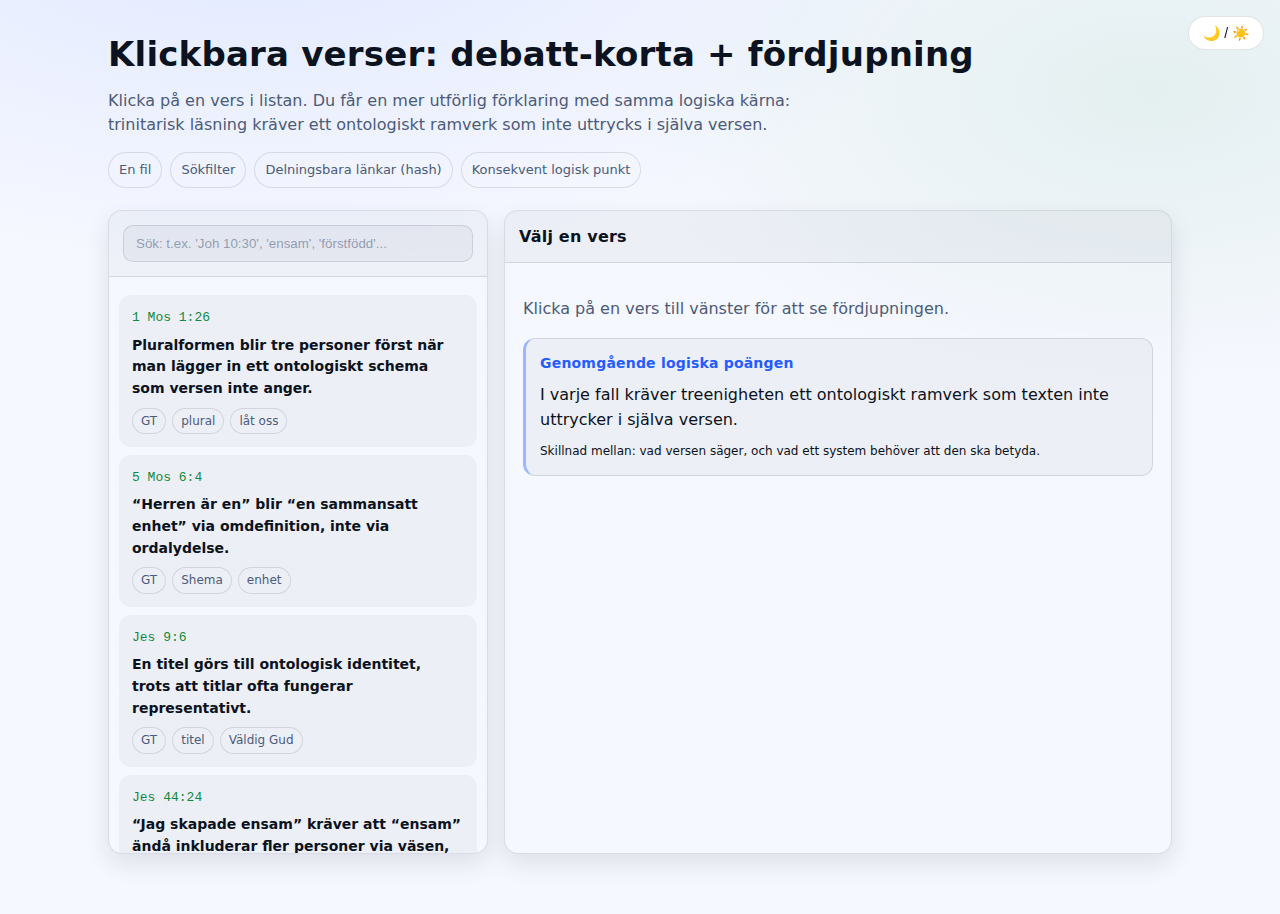
<file: index.html>
<!doctype html>
<html lang="sv">
<head>
  <meta charset="utf-8" />
  <meta name="viewport" content="width=device-width,initial-scale=1" />
  <title>Icke-trinitarier: Klickbara verser</title>
  <style>
    :root{
      --bg:#f6f8ff;
      --panel:#ffffff;
      --panel2:#ffffff;
      --text:#0b1220;
      --muted:#4b5b7a;
      --accent:#245cff;
      --accent2:#0f8a3c;
      --danger:#c81e1e;
      --border:rgba(15,23,42,.12);
      --shadow: 0 10px 24px rgba(15,23,42,.10);
      --radius: 14px;
      --mono: ui-monospace, SFMono-Regular, Menlo, Monaco, Consolas, "Liberation Mono", "Courier New", monospace;
      --sans: ui-sans-serif, system-ui, -apple-system, Segoe UI, Roboto, Helvetica, Arial, "Apple Color Emoji", "Segoe UI Emoji";
    }
    *{box-sizing:border-box}
    body{
      margin:0;
      font-family:var(--sans);
            background: radial-gradient(1200px 600px at 20% -10%, rgba(36,92,255,.10), transparent 60%),
                  radial-gradient(900px 500px at 90% 10%, rgba(15,138,60,.08), transparent 60%),
                  var(--bg);color:var(--text);
      line-height:1.55;
    }
    a{color:var(--accent); text-decoration:none}
    a:hover{text-decoration:underline}
    header{
      padding:28px 18px 10px;
      max-width:1100px;
      margin:0 auto;
    }
    .title{
      display:flex;
      gap:14px;
      align-items:flex-start;
      justify-content:space-between;
      flex-wrap:wrap;
    }
    h1{
      margin:0;
      font-size: clamp(22px, 3vw, 34px);
      letter-spacing:.2px;
    }
    .subtitle{
      margin:8px 0 0;
      color:var(--muted);
      max-width: 75ch;
    }
    .pillbar{
      display:flex;
      gap:8px;
      flex-wrap:wrap;
      margin-top:14px;
    }
    .pill{
      padding:7px 10px;
      border:1px solid var(--border);
      background:rgba(255,255,255,.03);
      border-radius:999px;
      color:var(--muted);
      font-size:13px;
    }
    main{
      max-width:1100px;
      margin:0 auto;
      padding: 12px 18px 60px;
      display:grid;
      grid-template-columns: 380px 1fr;
      gap:16px;
    }
    @media (max-width: 980px){
      main{grid-template-columns: 1fr}
    }
    .card{
      background: linear-gradient(180deg, rgba(255,255,255,.05), rgba(255,255,255,.02));
      border:1px solid var(--border);
      border-radius: var(--radius);
      box-shadow: var(--shadow);
      overflow:hidden;
    }
    .cardheader{
      padding:14px 14px 12px;
      border-bottom:1px solid var(--border);
      background: rgba(15,23,42,.04);
    }
    .cardheader h2{
      margin:0;
      font-size:16px;
      letter-spacing:.2px;
    }
    .cardbody{padding:14px}
    .searchrow{
      display:flex;
      gap:10px;
      align-items:center;
      padding:14px;
      border-bottom:1px solid var(--border);
      background: rgba(15,23,42,.03);
    }
    .searchrow input{
      width:100%;
      padding:10px 12px;
      border-radius:10px;
      border:1px solid var(--border);
      background: rgba(15,23,42,.04);
      color: var(--text);
      outline:none;
    }
    .searchrow input::placeholder{color: rgba(75,91,122,.55)}
    .list{
      max-height: 64vh;
      overflow:auto;
      padding: 10px;
    }
    @media (max-width: 980px){
      .list{max-height: none}
    }
    .item{
      display:block;
      padding:12px 12px;
      border-radius:12px;
      border:1px solid transparent;
      background: rgba(15,23,42,.04);
      margin:8px 0;
      cursor:pointer;
      transition: .12s ease;
    }
    .item:hover{
      border-color: rgba(122,162,255,.35);
      background: rgba(36,92,255,.06);
      transform: translateY(-1px);
    }
    .item.active{
      border-color: rgba(155,255,176,.55);
      background: rgba(15,138,60,.06);
    }
    .ref{
      font-family: var(--mono);
      font-size: 13px;
      color: var(--accent2);
    }
    .onesentence{
      margin-top:6px;
      color: var(--text);
      font-weight: 600;
      font-size: 14px;
    }
    .tags{
      margin-top:8px;
      display:flex;
      gap:6px;
      flex-wrap:wrap;
    }
    .tag{
      font-size:12px;
      padding:3px 8px;
      border-radius:999px;
      border:1px solid var(--border);
      color: var(--muted);
      background: rgba(255,255,255,.03);
    }

    .detail{
      padding:18px;
    }
    .detail h2{
      margin:0 0 4px;
      font-size: 22px;
    }
    .detail .kicker{
      color: var(--muted);
      margin:0 0 16px;
      font-family: var(--mono);
      font-size: 13px;
    }
    .block{
      padding:14px;
      border:1px solid var(--border);
      border-radius: 12px;
      background: rgba(15,23,42,.04);
      margin: 12px 0;
    }
    .block h3{
      margin:0 0 8px;
      font-size: 14px;
      letter-spacing:.2px;
      color: var(--accent);
    }
    .block p{
      margin:0 0 10px;
      color: var(--text);
    }
    .block p:last-child{margin-bottom:0}
    .logic{
      border-left: 3px solid rgba(122,162,255,.7);
    }
    .why{
      border-left: 3px solid rgba(155,255,176,.7);
    }
    .notes{
      border-left: 3px solid rgba(255,122,122,.6);
    }
    .footerhint{
      margin-top:12px;
      color: var(--muted);
      font-size: 13px;
    }
    .btnrow{
      display:flex;
      gap:10px;
      flex-wrap:wrap;
      margin-top:12px;
    }
    button{
      padding:10px 12px;
      border-radius: 12px;
      border:1px solid var(--border);
      background: rgba(255,255,255,.04);
      color: var(--text);
      cursor:pointer;
    }
    button:hover{background: rgba(122,162,255,.12); border-color: rgba(122,162,255,.35)}
    .small{font-size:12px; color:var(--muted)}
    .muted{color:var(--muted)}
    .hr{
      height:1px;
      background: var(--border);
      margin: 14px 0;
    }
    .copyok{
      color: var(--accent2);
      font-size: 12px;
      margin-left: 6px;
    }
  </style>

<style>
  body.dark {
    --bg:#0f172a;
    --panel:#111827;
    --panel2:#0b1220;
    --text:#e9eefc;
    --muted:#9aa6c7;
    --accent:#7aa2ff;
    --accent2:#9bffb0;
    --danger:#ff8b8b;
    --border:rgba(255,255,255,.08);
  }
  .theme-toggle{
    position:fixed;
    top:16px;
    right:16px;
    z-index:9999;
    padding:8px 14px;
    border-radius:20px;
    border:1px solid var(--border);
    background:var(--panel);
    color:var(--text);
    cursor:pointer;
    font-size:14px;
  }
</style>

</head>
<body>

<button class="theme-toggle" onclick="toggleTheme()">🌙 / ☀️</button>

<header>
  <div class="title">
    <div>
      <h1>Klickbara verser: debatt-korta + fördjupning</h1>
      <p class="subtitle">
        Klicka på en vers i listan. Du får en mer utförlig förklaring med samma logiska kärna:
        trinitarisk läsning kräver ett ontologiskt ramverk som inte uttrycks i själva versen.
      </p>
      <div class="pillbar">
        <span class="pill">En fil</span>
        <span class="pill">Sökfilter</span>
        <span class="pill">Delningsbara länkar (hash)</span>
        <span class="pill">Konsekvent logisk punkt</span>
      </div>
    </div>
  </div>
</header>

<main>
  <section class="card" aria-label="Verslista">
    <div class="searchrow">
      <input id="q" type="search" placeholder="Sök: t.ex. 'Joh 10:30', 'ensam', 'förstfödd'..." />
    </div>
    <div class="list" id="list"></div>
  </section>

  <section class="card" aria-label="Detaljvy">
    <div class="cardheader">
      <h2 id="detailTitle">Välj en vers</h2>
    </div>
    <div class="detail" id="detail"></div>
  </section>
</main>

<script>
  const VERSES = [
  {
    "id": "gen-1-26",
    "ref": "1 Mos 1:26",
    "short": "Pluralformen blir tre personer först när man lägger in ett ontologiskt schema som versen inte anger.",
    "tags": [
      "GT",
      "plural",
      "låt oss"
    ],
    "expanded": {
      "logic": [
        "Texten har plural: “Låt oss göra människan”. Plural kan vara majestätiskt språk eller himmelskt råd.",
        "För att få treenigheten ur versen måste man anta: plural syftar på interna gudomliga personer i samma väsen.",
        "Men versen definierar varken antal, relation, eller väsen-kategori. Den ger bara en pluralform."
      ],
      "why": [
        "Det är ett metodproblem: man går från grammatik till metafysik utan att texten själv gör det steget."
      ],
      "notes": [
        "Fråga: Var i versen står att pluralen är en intern gudomlig dialog och inte språklig stil eller råd?"
      ]
    },
    "relatedIds": [
      "deut-6-4",
      "john-10-30",
      "matt-28-19"
    ]
  },
  {
    "id": "deut-6-4",
    "ref": "5 Mos 6:4",
    "short": "“Herren är en” blir “en sammansatt enhet” via omdefinition, inte via ordalydelse.",
    "tags": [
      "GT",
      "Shema",
      "enhet"
    ],
    "expanded": {
      "logic": [
        "Versen säger rakt: Herren är en.",
        "Treenighetsläsning behöver att “en” betyder en förenad enhet som rymmer flera personer.",
        "Men texten säger inte “en i tre personer”. Den ger en enhetssats utan ontologisk kommentar."
      ],
      "why": [
        "När ett nyckelord måste byta grundbetydelse för att modellen ska passa, då är modellen styrande, inte texten."
      ],
      "notes": [
        "Fråga: Var definieras “en” som flerperson-enhet i själva Shema?"
      ]
    },
    "relatedIds": [
      "john-17-3",
      "1cor-8-6",
      "gen-1-26"
    ]
  },
  {
    "id": "isa-9-6",
    "ref": "Jes 9:6",
    "short": "En titel görs till ontologisk identitet, trots att titlar ofta fungerar representativt.",
    "tags": [
      "GT",
      "titel",
      "Väldig Gud"
    ],
    "expanded": {
      "logic": [
        "Versen staplar hederstitlar om barnet: makt, fred, kungligt språk.",
        "Treenighetsläsning gör “Väldig Gud” till en teknisk identitetssats om väsen.",
        "Men titlar kan uttrycka funktion, mandat och Guds närvaro genom en agent utan att definiera metafysik."
      ],
      "why": [
        "Texten ger titel och uppdrag. Ontologi kräver fler premisser än vad versen uttrycker."
      ],
      "notes": [
        "Fråga: Var säger texten att titeln måste tolkas som väsen-identitet och inte som representativ kungatitel?"
      ]
    },
    "relatedIds": [
      "john-1-1",
      "col-2-9",
      "heb-1-3"
    ]
  },
  {
    "id": "isa-44-24",
    "ref": "Jes 44:24",
    "short": "“Jag skapade ensam” kräver att “ensam” ändå inkluderar fler personer via väsen, vilket versen inte säger.",
    "tags": [
      "GT",
      "skapelse",
      "ensam"
    ],
    "expanded": {
      "logic": [
        "Versen betonar exklusivitet: Herren skapade ensam och spände ut himlen själv.",
        "Treenighetsläsning måste säga: “ensam” betyder ensam som väsen, inte ensam som aktör.",
        "Det är ett ontologiskt tillägg. Texten använder ensamhetsspråk för att utesluta andra deltagare."
      ],
      "why": [
        "Om textens poäng är exklusivitet, ska man inte behöva en dold kategori för att undvika att ta den på orden."
      ],
      "notes": [
        "Fråga: Var i versen finns distinktionen “ensam som person” kontra “ensam som väsen”?"
      ]
    },
    "relatedIds": [
      "john-1-1",
      "1cor-8-6",
      "col-1-15"
    ]
  },
  {
    "id": "isa-45-23-phil-2-10",
    "ref": "Jes 45:23 och Fil 2:10",
    "short": "Samma tillbedjansspråk används, och treenigheten kräver en harmoniseringsmodell för att undvika konkurrens med Guds unika tillbedjan.",
    "tags": [
      "GT/NT",
      "tillbedjan",
      "knä"
    ],
    "expanded": {
      "logic": [
        "Jesaja beskriver att varje knä ska böjas och varje tunga svära trohet till Herren.",
        "Filipperbrevet applicerar knäböjning på Jesus i hans upphöjelse.",
        "Treenighetsläsning måste införa: Jesus delar Guds väsen så att tillbedjan inte blir konkurrerande.",
        "Men den mekanismen står inte i verserna. Den kommer från ett externt schema."
      ],
      "why": [
        "Texten visar spänning som kräver förklaring. Treenigheten löser den genom natur-person-ramverket, inte genom explicit definition."
      ],
      "notes": [
        "Fråga: Var förklarar texten själv hur unik tillbedjan kan riktas till två utan ontologiskt ramverk?"
      ]
    },
    "relatedIds": [
      "rev-5",
      "1cor-8-6",
      "john-5-22"
    ]
  },
  {
    "id": "zech-12-10",
    "ref": "Sak 12:10",
    "short": "Representationsspråk görs till ontologisk identitet för att få in treenigheten.",
    "tags": [
      "GT",
      "mig",
      "genomborrade"
    ],
    "expanded": {
      "logic": [
        "Versen säger att folket ser upp till “mig” som de har genomborrat.",
        "Treenighetsläsning gör detta till direkt väsen-identitet: den genomborrade är Herren ontologiskt.",
        "Men profetiskt språk kan uttrycka Guds identifikation med sitt sändebud, utan att versen definierar väsen eller personsamband."
      ],
      "why": [
        "Poängen är metod: man hoppar från profetiskt identifikationsspråk till metafysik utan att texten ger steget."
      ],
      "notes": [
        "Fråga: Var i versen definieras att “mig” måste betyda ontologisk identitet och inte representation/identifikation?"
      ]
    },
    "relatedIds": [
      "john-20-28",
      "john-14-9",
      "rev-5"
    ]
  },
  {
    "id": "zech-14-4",
    "ref": "Sak 14:4",
    "short": "“Herren kommer” görs till “Jesus är Herren i väsen” via antagande, inte via textens egen definition.",
    "tags": [
      "GT",
      "Olivberget",
      "ankomst"
    ],
    "expanded": {
      "logic": [
        "Versen beskriver Herrens ankomst och att hans fötter står på Olivberget.",
        "Treenighetsläsning kopplar profetian till Jesus och drar ontologisk slutsats om väsen.",
        "Men profetiskt “Herren kommer” är inte automatiskt en metafysisk sats om person och väsen. Den behöver en tolkningsnyckel utanför versen."
      ],
      "why": [
        "Man kan identifiera messianska uppfyllelser utan att göra varje ‘Herren’-text till en teknisk väsen-definition."
      ],
      "notes": [
        "Fråga: Var säger versen att uppfyllelse måste betyda väsen-identitet och inte Guds handlande genom sin Messias?"
      ]
    },
    "relatedIds": [
      "rev-22-13",
      "rev-1-8",
      "phil-2-6-11"
    ]
  },
  {
    "id": "matt-28-19",
    "ref": "Matt 28:19",
    "short": "En dopformel räknar upp tre, men treenigheten läser in ontologi som formeln inte uttalar.",
    "tags": [
      "Evangelier",
      "dop",
      "Fadern Sonen Anden"
    ],
    "expanded": {
      "logic": [
        "Versen ger dop i Faderns, Sonens och den helige Andes namn.",
        "Treenighetsläsning gör listan till ontologisk karta: tre personer, ett väsen.",
        "Men versen definierar inte vad “namn” innebär metafysiskt, eller hur relationen mellan de tre ska förstås ontologiskt."
      ],
      "why": [
        "Att tre nämns tillsammans kan vara liturgi och auktoritet. Ontologi är ett separat steg."
      ],
      "notes": [
        "Fråga: Var i dopformeln står något om ‘tre personer i ett väsen’?"
      ]
    },
    "relatedIds": [
      "acts-5-3-4",
      "john-1-1",
      "john-17-3"
    ]
  },
  {
    "id": "john-1-1",
    "ref": "Joh 1:1",
    "short": "“Ordet var Gud” blir identitet först när man väljer en ontologisk läsning som versen inte förklarar.",
    "tags": [
      "Evangelier",
      "Johannes",
      "Logos"
    ],
    "expanded": {
      "logic": [
        "Utsagan är stark: Ordet var hos Gud och Ordet var Gud.",
        "Treenighetsläsning antar identitet i ontologisk mening.",
        "Men språket kan också uttrycka kvalitet: Ordet är gudomligt, bär Guds natur/karaktär, utan att versen definierar personschema och väsen-lära."
      ],
      "why": [
        "Versen kan bära hög kristologi, men den formulerar inte treenighetens teknik. Modellen kommer utifrån."
      ],
      "notes": [
        "Fråga: Var i versen definieras att detta måste betyda ‘en och samma Gud i tre personer’?"
      ]
    },
    "relatedIds": [
      "col-2-9",
      "heb-1-3",
      "isa-44-24"
    ]
  },
  {
    "id": "john-1-18",
    "ref": "Joh 1:18",
    "short": "Ontologi byggs på en titel och en textvariant i stället för på en explicit definition.",
    "tags": [
      "Evangelier",
      "Johannes",
      "textvariant"
    ],
    "expanded": {
      "logic": [
        "Versen har olika läsarter (enfödde Gud/enfödde Son) beroende på texttradition.",
        "Treenighetsläsning kan göra formuleringen till ontologisk hörnsten.",
        "Men när en vers har varianter är det svagt att låta den bära en hel metafysisk konstruktion utan att resten av texten uttalar den."
      ],
      "why": [
        "Metodpoängen: ontologi kräver tydlig och stabil definition, inte en osäker formulering som måste säkras via textkritik."
      ],
      "notes": [
        "Fråga: Varför ska en omdiskuterad läsart avgöra en ontologisk lära som texten annars inte uttrycker rakt?"
      ]
    },
    "relatedIds": [
      "john-1-1",
      "john-17-3",
      "titus-2-13"
    ]
  },
  {
    "id": "john-3-13",
    "ref": "Joh 3:13",
    "short": "“Som är i himlen” används ontologiskt trots textkritisk osäkerhet.",
    "tags": [
      "Evangelier",
      "Johannes",
      "textkritik"
    ],
    "expanded": {
      "logic": [
        "Vissa handskrifter har tillägget “som är i himlen”.",
        "Treenighetsläsning kan använda det för att argumentera för samtidig himmelsk närvaro.",
        "Men när formuleringen är osäker bör den inte bära ontologisk bevisbörda."
      ],
      "why": [
        "Det blir bakvänt: man använder ett osäkert tillägg som stöd för en säker metafysik."
      ],
      "notes": [
        "Fråga: Om uttrycket är omstritt, varför behandlas det som ontologiskt avgörande?"
      ]
    },
    "relatedIds": [
      "john-1-18",
      "john-8-58",
      "phil-2-6-11"
    ]
  },
  {
    "id": "john-5-22",
    "ref": "Joh 5:22",
    "short": "Given auktoritet blir ofarlig först när man skiljer ‘roll’ från ‘väsen’ via en extern modell.",
    "tags": [
      "Evangelier",
      "dom",
      "auktoritet"
    ],
    "expanded": {
      "logic": [
        "Fadern ger domen till Sonen.",
        "Treenighetsläsning måste säga att givandet inte innebär rangskillnad, bara funktionsordning.",
        "Men texten beskriver delegation och mottagande. Att neutralisera underordning kräver natur-person-distinktion som versen inte uttrycker."
      ],
      "why": [
        "När textens relationella språk måste avväpnas för att skydda en ontologi, då är ontologin pålagd."
      ],
      "notes": [
        "Fråga: Var säger versen att ‘given’ auktoritet inte innebär verklig underordning?"
      ]
    },
    "relatedIds": [
      "acts-2-36",
      "phil-2-6-11",
      "1cor-15-28"
    ]
  },
  {
    "id": "john-8-58",
    "ref": "Joh 8:58",
    "short": "Varje ‘ego eimi’ kopplas till 2 Mos 3:14 genom antagande, inte genom explicit hänvisning i texten.",
    "tags": [
      "Evangelier",
      "Jag är",
      "ego eimi"
    ],
    "expanded": {
      "logic": [
        "Jesus säger “innan Abraham blev till, är jag”.",
        "Treenighetsläsning gör det till direkt anspråk på Guds namn i 2 Mos 3:14.",
        "Men uttrycket “jag är” förekommer i fler sammanhang. Kopplingen till teofanin är en teologisk association som texten inte explicit gör."
      ],
      "why": [
        "Man kan erkänna att utsagan är stark utan att automatiskt göra den till en teknisk identitetssats om väsen."
      ],
      "notes": [
        "Fråga: Var i Johannestexten sägs att detta är en direkt citatkoppling till 2 Mos 3:14?"
      ]
    },
    "relatedIds": [
      "john-10-30",
      "john-14-9",
      "isa-45-23-phil-2-10"
    ]
  },
  {
    "id": "john-10-30",
    "ref": "Joh 10:30",
    "short": "“Ett” blir väsen-enhet när man lägger in ontologi som versen inte definierar.",
    "tags": [
      "Evangelier",
      "enhet",
      "ett"
    ],
    "expanded": {
      "logic": [
        "Jesus säger: “Jag och Fadern är ett”.",
        "Treenighetsläsning gör “ett” till ontologisk enhet i väsen.",
        "Men enhetsspråk kan syfta på vilja, mål och uppdrag. Versen definierar inte ‘ett’ som en väsen-kategori."
      ],
      "why": [
        "Det är samma metodmönster: relationellt språk pressas till ontologi via extern modell."
      ],
      "notes": [
        "Fråga: Var i versen står att ‘ett’ betyder ‘ett väsen’ och inte enhet i uppdrag?"
      ]
    },
    "relatedIds": [
      "john-17-3",
      "deut-6-4",
      "john-14-9"
    ]
  },
  {
    "id": "john-14-9",
    "ref": "Joh 14:9",
    "short": "Uppenbarelse görs till identitet genom ett ontologiskt steg som texten inte uttalar.",
    "tags": [
      "Evangelier",
      "uppenbarelse",
      "Fadern"
    ],
    "expanded": {
      "logic": [
        "“Den som har sett mig har sett Fadern” handlar om att Sonen visar Fadern.",
        "Treenighetsläsning gör det till ontologisk identitet.",
        "Men att se någon genom den som representerar honom är ett etablerat relationsmönster. Versen definierar inte väsen eller personsamband."
      ],
      "why": [
        "När ‘uppenbarar’ automatiskt betyder ‘är identisk i väsen’, då är det modellen som talar."
      ],
      "notes": [
        "Fråga: Var i versen står att se = ontologisk identitet och inte full representation?"
      ]
    },
    "relatedIds": [
      "john-1-1",
      "john-17-3",
      "john-20-28"
    ]
  },
  {
    "id": "john-17-3",
    "ref": "Joh 17:3",
    "short": "“Fadern är den ende sanne Guden” kräver omdefinition av ‘ende’ för att inkludera fler personer.",
    "tags": [
      "Evangelier",
      "ende",
      "sanne Guden"
    ],
    "expanded": {
      "logic": [
        "Jesus adresserar Fadern som “den ende sanne Guden” och sig själv som den utsände.",
        "Treenighetsläsning måste flytta ‘ende’ från person till väsen och sedan inkludera Sonen i samma väsen.",
        "Men den distinktionen uttalas inte här. Versen pekar direkt på Fadern."
      ],
      "why": [
        "Det blir tydligt att natur-person-schemat är importerat. Texten ger relation, inte metafysisk ram."
      ],
      "notes": [
        "Fråga: Var i versen definieras att ‘ende’ betyder ‘ett väsen med flera personer’?"
      ]
    },
    "relatedIds": [
      "deut-6-4",
      "1cor-8-6",
      "john-20-28"
    ]
  },
  {
    "id": "john-20-17",
    "ref": "Joh 20:17",
    "short": "“Min Gud” kräver ett två-natur-ramverk för att undvika att Jesus faktiskt står under Gud i relation.",
    "tags": [
      "Evangelier",
      "min Gud",
      "uppståndelsen"
    ],
    "expanded": {
      "logic": [
        "Den uppståndne Jesus säger: “min Gud och er Gud”.",
        "Treenighetsläsning måste säga: detta gäller hans mänskliga natur, inte hans gudomliga.",
        "Men versen själv ger ingen naturförklaring. Den uttrycker relation: Jesus riktar sig till Gud."
      ],
      "why": [
        "Det är precis ditt huvudmönster: spänningar löses genom en extern modell, inte av versens egna definitioner."
      ],
      "notes": [
        "Fråga: Var i versen står två-natur-nyckeln som gör att ‘min Gud’ inte betyder faktisk gud-relation?"
      ]
    },
    "relatedIds": [
      "1cor-15-28",
      "heb-1-8-9",
      "1tim-2-5"
    ]
  },
  {
    "id": "john-20-28",
    "ref": "Joh 20:28",
    "short": "Utsagan “min Gud” måste harmoniseras med Joh 17:3 genom natur-distinktion som inte står i texten.",
    "tags": [
      "Evangelier",
      "Thomas",
      "min Gud"
    ],
    "expanded": {
      "logic": [
        "Thomas utropar: “Min Herre och min Gud”.",
        "Treenighetsläsning gör detta till ontologisk identitet och löser spänningen mot “Fadern är ende sanne Guden” via natur-person-modell.",
        "Men själva versen ger ingen harmoniseringsmekanism. Den måste importeras."
      ],
      "why": [
        "Man kan hålla utsagan maximal utan att påstå att den i sig definierar treenighetens ontologi."
      ],
      "notes": [
        "Fråga: Var i texten står harmoniseringsnyckeln, och inte i ett senare system?"
      ]
    },
    "relatedIds": [
      "john-17-3",
      "rom-9-5",
      "titus-2-13"
    ]
  },
  {
    "id": "acts-2-36",
    "ref": "Apg 2:36",
    "short": "Om Jesus redan är ontologiskt Gud blir “Gud gjorde honom till Herre” ett problem som kräver ett extra lager.",
    "tags": [
      "Apg",
      "upphöjelse",
      "Herre"
    ],
    "expanded": {
      "logic": [
        "Petrus säger att Gud gjorde Jesus till Herre och Messias.",
        "Treenighetsläsning måste säga att detta gäller hans mänskliga roll eller ekonomi, inte hans väsen.",
        "Men versen beskriver en faktisk utnämning och upphöjelse. Ontologin måste skyddas med ett externt schema."
      ],
      "why": [
        "När texten talar om att Gud gör något med Jesus, är det relationellt språk. Att göra det ontologiskt neutralt kräver modell."
      ],
      "notes": [
        "Fråga: Var i versen står att ‘gjorde’ inte är en verklig upphöjelse utan bara rollbeskrivning?"
      ]
    },
    "relatedIds": [
      "phil-2-6-11",
      "john-5-22",
      "1cor-15-28"
    ]
  },
  {
    "id": "acts-5-3-4",
    "ref": "Apg 5:3-4",
    "short": "Likställning i skuld blir person-ontologi först när man antar att Anden måste vara en separat person.",
    "tags": [
      "Apg",
      "Anden",
      "Gud"
    ],
    "expanded": {
      "logic": [
        "Texten säger att Ananias ljög för den helige Anden och att han ljög för Gud.",
        "Treenighetsläsning gör detta till en definition: Anden är en gudomlig person.",
        "Men texten definierar inte personstatus. Den kan också uttrycka att Anden är Guds närvaro och att bedraga Anden är att bedraga Gud."
      ],
      "why": [
        "Likställning i ansvar är inte automatiskt en teknisk ontologisk sats. Det steget måste läggas till."
      ],
      "notes": [
        "Fråga: Var i versen definieras att Anden är en separat person och inte Guds verksamma närvaro?"
      ]
    },
    "relatedIds": [
      "matt-28-19",
      "1cor-8-6",
      "rev-5"
    ]
  },
  {
    "id": "rom-9-5",
    "ref": "Rom 9:5",
    "short": "En omstridd grammatikfråga måste låsas till en lösning för att bära ontologin.",
    "tags": [
      "Paulus",
      "grammatik",
      "omstridd"
    ],
    "expanded": {
      "logic": [
        "Versens tolkning beror på interpunktion och grammatisk analys.",
        "Treenighetsläsning behöver att formuleringen blir en direkt gudstitel på Kristus.",
        "Men när texten är omstridd blir det tydligt att ontologin inte ligger självklart i ordalydelsen utan i beslutet om hur den ska läsas."
      ],
      "why": [
        "Om läran kräver att en omstridd vers måste betyda exakt en sak, visar det hur mycket som hänger på extern tolkning."
      ],
      "notes": [
        "Fråga: Varför ska en omtvistad interpunktion avgöra en ontologisk slutsats?"
      ]
    },
    "relatedIds": [
      "titus-2-13",
      "john-20-28",
      "john-1-1"
    ]
  },
  {
    "id": "1cor-8-6",
    "ref": "1 Kor 8:6",
    "short": "Paulus säger “en Gud, Fadern” och “en Herre, Jesus” men treenigheten kräver en dold väsen-läsning bakom textens ord.",
    "tags": [
      "Paulus",
      "en Gud",
      "en Herre"
    ],
    "expanded": {
      "logic": [
        "Versen särskiljer tydligt: en Gud, Fadern, och en Herre, Jesus Kristus.",
        "Treenighetsläsning måste säga att detta ändå innebär tre personer i ett väsen.",
        "Men versen formulerar inte det. Den använder två titlar på ett sätt som naturligt läses relationellt."
      ],
      "why": [
        "När en nytestamentlig nyckelvers inte säger ‘en Gud i tre personer’ utan kräver bakgrundssystem, blir systemet avgörande."
      ],
      "notes": [
        "Fråga: Var i 1 Kor 8:6 står person-väsen-schemat uttryckligen?"
      ]
    },
    "relatedIds": [
      "deut-6-4",
      "john-17-3",
      "isa-44-24"
    ]
  },
  {
    "id": "1cor-15-28",
    "ref": "1 Kor 15:28",
    "short": "Sonen underordnar sig och treenigheten måste avskärma detta från ontologi via en extern distinktion.",
    "tags": [
      "Paulus",
      "underordning",
      "slutet"
    ],
    "expanded": {
      "logic": [
        "Texten säger att Sonen till sist ska underordna sig den som lagt allt under honom.",
        "Treenighetsläsning måste säga: detta är funktionellt, inte ontologiskt.",
        "Men versen ger en faktisk relationell ordning. Att säga ‘ingen ontologisk konsekvens’ kräver natur-person-ramverket."
      ],
      "why": [
        "Om en text tydligt visar riktning och underordning, är det modellen som måste jobba hårt för att neutralisera det."
      ],
      "notes": [
        "Fråga: Var i versen står att underordningen inte rör verklig status utan bara ‘ekonomi’?"
      ]
    },
    "relatedIds": [
      "john-20-17",
      "phil-2-6-11",
      "1tim-2-5"
    ]
  },
  {
    "id": "phil-2-6-11",
    "ref": "Fil 2:6-11",
    "short": "Gud upphöjer Jesus, och treenigheten måste säga att upphöjelsen bara gäller ‘rollen’ för att skydda jämlikhet i väsen.",
    "tags": [
      "Paulus",
      "upphöjelse",
      "namnet"
    ],
    "expanded": {
      "logic": [
        "Texten beskriver ödmjukelse och att Gud därefter upphöjer Jesus och ger honom namnet över alla namn.",
        "Treenighetsläsning måste säga att Jesus redan är jämlik Gud i väsen, så upphöjelsen gäller endast inkarnationens ekonomi.",
        "Men versen uttrycker givande och upphöjelse som verkliga skeenden. Det kräver en extern ram för att omtolka innebörden."
      ],
      "why": [
        "Poängen är inte att texten är svag, utan att treenighetens ontologi inte står här som explicit definition."
      ],
      "notes": [
        "Fråga: Var i texten anges att upphöjelsen inte säger något om status, utan bara om ‘roll’?"
      ]
    },
    "relatedIds": [
      "acts-2-36",
      "isa-45-23-phil-2-10",
      "1cor-15-28"
    ]
  },
  {
    "id": "col-1-15",
    "ref": "Kol 1:15",
    "short": "“Förstfödd” måste omtolkas så att det inte betyder först, annars skaver det mot ontologisk jämlikhet.",
    "tags": [
      "Paulus",
      "förstfödd",
      "skapelse"
    ],
    "expanded": {
      "logic": [
        "Jesus kallas den förstfödde före allt skapat.",
        "Treenighetsläsning behöver att ‘förstfödd’ här bara betyder rang eller rättighet, inte ordning.",
        "Det är möjligt i vissa texter, men poängen är att man måste styra ordets innebörd för att undvika en naturlig konsekvens."
      ],
      "why": [
        "När ett ord måste tvingas bort från sin normaltyngd för att modellen ska gå ihop, då ser man modellens styrning."
      ],
      "notes": [
        "Fråga: Var säger texten att ‘förstfödd’ inte får betyda först i ordning här?"
      ]
    },
    "relatedIds": [
      "isa-44-24",
      "col-2-9",
      "john-1-1"
    ]
  },
  {
    "id": "col-2-9",
    "ref": "Kol 2:9",
    "short": "“Fullheten bor i honom” blir identitet först när man antar att ‘bor i’ betyder ontologisk likhet.",
    "tags": [
      "Paulus",
      "fullhet",
      "bor i"
    ],
    "expanded": {
      "logic": [
        "Versen säger att gudomlighetens fullhet bor i Kristus kroppsligen.",
        "Treenighetsläsning gör det till ontologisk identitet: Kristus är Gud i väsen.",
        "Men ‘bor i’ är ett relationsverb. Texten kan lika gärna uttrycka Guds fulla närvaro och verkan i Kristus utan att definiera treenighetsmetafysik."
      ],
      "why": [
        "Det är samma mönster: relationella verb pressas till ontologi via extern modell."
      ],
      "notes": [
        "Fråga: Var definieras att ‘bor i’ måste betyda väsen-identitet och inte Guds fulla närvaro?"
      ]
    },
    "relatedIds": [
      "john-1-1",
      "isa-9-6",
      "heb-1-3"
    ]
  },
  {
    "id": "1tim-2-5",
    "ref": "1 Tim 2:5",
    "short": "En Gud och en medlare gör skillnad mellan Gud och Kristus, och treenigheten måste lösa det via två-natur-ramverk.",
    "tags": [
      "Paulus",
      "medlare",
      "en Gud"
    ],
    "expanded": {
      "logic": [
        "Versen säger: en Gud och en medlare mellan Gud och människor, människan Kristus Jesus.",
        "Treenighetsläsning måste säga att medlarrollen gäller hans mänskliga natur.",
        "Men texten själv driver distinktion: Gud å ena sidan, medlaren å andra sidan. Natur-distinktionen är inte uttalad här."
      ],
      "why": [
        "När en klar distinktion måste omklassas som ‘bara roll’ för att skydda ontologi, är det systemet som gör jobbet."
      ],
      "notes": [
        "Fråga: Var i versen står två-natur-nyckeln som gör att Gud ändå medlar mellan Gud och människor?"
      ]
    },
    "relatedIds": [
      "1cor-15-28",
      "john-20-17",
      "acts-2-36"
    ]
  },
  {
    "id": "titus-2-13",
    "ref": "Titus 2:13",
    "short": "En grammatisk regel får bära en ontologisk slutsats som texten i övrigt inte formulerar.",
    "tags": [
      "Paulus",
      "grammatik",
      "titel"
    ],
    "expanded": {
      "logic": [
        "Versen kan tolkas beroende på grekisk grammatik och stil.",
        "Treenighetsläsning lutar på en specifik grammatisk regel för att göra uttrycket till en direkt gudstitel om Jesus.",
        "Även om man accepterar en hög titel här följer inte automatiskt ‘tre personer i ett väsen’. Den ontologin måste fortfarande tillföras."
      ],
      "why": [
        "Titlar kan vara höga och sanna utan att versen därmed blir en explicit ontologisk definition."
      ],
      "notes": [
        "Fråga: Även om titeln syftar på Jesus, var definieras treenighetens personschema och väsen-kategori?"
      ]
    },
    "relatedIds": [
      "rom-9-5",
      "john-20-28",
      "john-1-18"
    ]
  },
  {
    "id": "heb-1-3",
    "ref": "Hebr 1:3",
    "short": "Avbild och avglans blir identitet först när man läser in ontologi som bildspråket inte definierar.",
    "tags": [
      "Hebreerbrevet",
      "avbild",
      "väsen"
    ],
    "expanded": {
      "logic": [
        "Sonen kallas avglans av Guds härlighet och avbild av hans väsen.",
        "Treenighetsläsning gör avbilden till ontologisk identitet eller samma gudomliga väsen.",
        "Men avbildspråk betyder representation. Det kan uttrycka perfekt likhet utan att vara en teknisk sats om tre personer i ett väsen."
      ],
      "why": [
        "Bildspråk kan bära hög teologi, men kräver försiktighet när man gör det till exakt metafysik."
      ],
      "notes": [
        "Fråga: Var säger texten att avbild = samma väsen, och inte full representation?"
      ]
    },
    "relatedIds": [
      "john-1-1",
      "isa-9-6",
      "col-2-9"
    ]
  },
  {
    "id": "heb-1-8-9",
    "ref": "Hebr 1:8-9",
    "short": "“Gud, din Gud” tvingar fram ett harmoniseringsschema: hur kan Gud ha en Gud?",
    "tags": [
      "Hebreerbrevet",
      "Gud din Gud",
      "spänning"
    ],
    "expanded": {
      "logic": [
        "Texten ger starka titlar och säger samtidigt: “Gud, din Gud, har smort dig”.",
        "Treenighetsläsning måste lösa detta via natur-distinktion eller interna relationer.",
        "Men versen själv ger ingen ontologisk förklaring. Den ger en spänning som systemet måste reda ut."
      ],
      "why": [
        "Det är tydligt: man behöver ett yttre ramverk för att göra utsagorna kompatibla som ontologi."
      ],
      "notes": [
        "Fråga: Var definieras i texten hur en som kallas Gud samtidigt har ‘din Gud’?"
      ]
    },
    "relatedIds": [
      "john-20-17",
      "1cor-15-28",
      "phil-2-6-11"
    ]
  },
  {
    "id": "rev-1-8",
    "ref": "Upp 1:8",
    "short": "För att göra detta till Jesus måste man först bestämma talaren och sedan läsa in ontologi, vilket texten inte explicit gör.",
    "tags": [
      "Uppenbarelseboken",
      "Alfa Omega",
      "Allsmäktig"
    ],
    "expanded": {
      "logic": [
        "Versen innehåller “Alfa och Omega” och “Allsmäktig”.",
        "Treenighetsläsning vill knyta titlarna till Jesus för ontologisk identitet.",
        "Men texten kräver först en tydlig talaridentifiering. Utan det blir ontologiska slutsatser en tolkning ovanpå textens röstväxlingar."
      ],
      "why": [
        "Stegen blir: bestäm talare, anta modell, dra ontologi. Versen i sig ger inte en explicit treenighetsdefinition."
      ],
      "notes": [
        "Fråga: Var i passagen står entydigt att ‘Allsmäktig’ här är Jesus och inte Gud som talar?"
      ]
    },
    "relatedIds": [
      "rev-22-13",
      "rev-5",
      "isa-45-23-phil-2-10"
    ]
  },
  {
    "id": "rev-5",
    "ref": "Upp 5",
    "short": "Delad ära blir ontologisk likhet först när man antar att ära bara kan delas om väsen delas.",
    "tags": [
      "Uppenbarelseboken",
      "Lammet",
      "ära"
    ],
    "expanded": {
      "logic": [
        "Lammet får ära, lov och makt i en himmelsk scen.",
        "Treenighetsläsning gör det till bevis för samma ontologiska gudom.",
        "Men apokalyptiskt språk kan ge ära till den Gud upphöjer och placerar vid sin sida. Att ‘delad ära’ kräver ‘delat väsen’ är en extra princip."
      ],
      "why": [
        "Texten visar att Lammet är centralt och upphöjt. Den säger inte att detta är en teknisk väsen-definition."
      ],
      "notes": [
        "Fråga: Var säger texten att ära till Lammet betyder att Lammet är Gud i väsen, och inte Guds upphöjde representant?"
      ]
    },
    "relatedIds": [
      "isa-45-23-phil-2-10",
      "rev-1-8",
      "john-20-28"
    ]
  },
  {
    "id": "rev-22-13",
    "ref": "Upp 22:13",
    "short": "Alfa och Omega kräver talarbestämning. Utan det läser man identitet in i titeln via antagande.",
    "tags": [
      "Uppenbarelseboken",
      "Alfa Omega",
      "talare"
    ],
    "expanded": {
      "logic": [
        "“Jag är Alfa och Omega” förekommer i en sektion där röster kan växla.",
        "Treenighetsläsning behöver att talaren är Jesus för att få ontologisk identitet.",
        "Men först måste man visa talaren i texten. Annars blir ontologin resultatet av en förhandsmodell."
      ],
      "why": [
        "Det är en enkel logisk poäng: om talaren inte är fastställd, är ontologisk slutsats för tidig."
      ],
      "notes": [
        "Fråga: Var i texten fastslås otvetydigt vem ‘jag’ är i just denna replik?"
      ]
    },
    "relatedIds": [
      "rev-1-8",
      "rev-5",
      "zech-14-4"
    ]
  }
];

  const byId = Object.fromEntries(VERSES.map(v => [v.id, v]));

  const listEl = document.getElementById("list");
  const qEl = document.getElementById("q");
  const detailTitleEl = document.getElementById("detailTitle");
  const detailEl = document.getElementById("detail");

  function escapeHtml(s){
    return s.replaceAll("&","&amp;").replaceAll("<","&lt;").replaceAll(">","&gt;").replaceAll('"',"&quot;");
  }

  function renderList(filterText){
    const t = (filterText || "").trim().toLowerCase();
    const items = VERSES.filter(v => {
      if(!t) return true;
      const hay = [v.ref, v.short, ...(v.tags||[])].join(" ").toLowerCase();
      return hay.includes(t);
    });

    const activeId = getRouteId();
    listEl.innerHTML = items.map(v => {
      const active = v.id === activeId ? "active" : "";
      return `
        <a class="item ${active}" href="#/${v.id}" data-id="${v.id}">
          <div class="ref">${escapeHtml(v.ref)}</div>
          <div class="onesentence">${escapeHtml(v.short)}</div>
          <div class="tags">
            ${(v.tags||[]).map(tag => `<span class="tag">${escapeHtml(tag)}</span>`).join("")}
          </div>
        </a>
      `;
    }).join("");

    if(items.length === 0){
      listEl.innerHTML = `<div class="cardbody muted">Inga träffar. Prova ett annat ord.</div>`;
    }
  }

  function getRouteId(){
    const h = location.hash || "";
    const m = h.match(/^#\/([^\/]+)$/);
    return m ? m[1] : null;
  }

  function setDetail(v){
    if(!v){
      detailTitleEl.textContent = "Välj en vers";
      detailEl.innerHTML = `
        <p class="muted">Klicka på en vers till vänster för att se fördjupningen.</p>
        <div class="block logic">
          <h3>Genomgående logiska poängen</h3>
          <p>I varje fall kräver treenigheten ett ontologiskt ramverk som texten inte uttrycker i själva versen.</p>
          <p class="small">Skillnad mellan: vad versen säger, och vad ett system behöver att den ska betyda.</p>
        </div>
      `;
      return;
    }

    detailTitleEl.textContent = v.ref;
    const shareLink = location.origin + location.pathname + "#/" + v.id;

    detailEl.innerHTML = `
      <div class="kicker">${escapeHtml(v.tags.join(" · "))}</div>

      <div class="block logic">
        <h3>Debatt-kärna</h3>
        <p><strong>${escapeHtml(v.short)}</strong></p>
      </div>

      <div class="block why">
        <h3>Utförlig förklaring</h3>
        ${v.expanded.logic.map(p => `<p>${escapeHtml(p)}</p>`).join("")}
      </div>

      <div class="block logic">
        <h3>Varför det spelar roll</h3>
        ${v.expanded.why.map(p => `<p>${escapeHtml(p)}</p>`).join("")}
      </div>

      <div class="block notes">
        <h3>Debattfråga att ställa</h3>
        ${v.expanded.notes.map(p => `<p>${escapeHtml(p)}</p>`).join("")}
      
      ${v.relatedIds && v.relatedIds.length ? `
      <div class="block logic">
        <h3>Relaterade verser</h3>
        <div class="tags">
          ${v.relatedIds.map(id => {
            const rv = byId[id];
            const label = rv ? rv.ref : id;
            return `<a class="tag" href="#/${id}" title="${label}">${label}</a>`;
          }).join("")}
        </div>
        <p class="small muted" style="margin-top:10px">Klicka för att hoppa direkt till nästa relevanta text.</p>
      </div>
      ` : ``}

      <div class="hr"></div>

      <div class="btnrow">
        <button id="copyBtn">Kopiera länk till denna vers</button>
        <button id="backBtn">Till listan</button>
      </div>
      <div class="footerhint">
        Tips: Du kan dela en specifik vers via hash, t.ex. <span class="small">#/${escapeHtml(v.id)}</span>
      </div>
      <div class="small muted">Länk: <span class="small" style="font-family:var(--mono)">${escapeHtml(shareLink)}</span></div>
    `;

    document.getElementById("backBtn").addEventListener("click", () => {
      location.hash = "";
    });

    document.getElementById("copyBtn").addEventListener("click", async () => {
      try{
        await navigator.clipboard.writeText(shareLink);
        const btn = document.getElementById("copyBtn");
        btn.innerHTML = "Kopierat <span class='copyok'>✓</span>";
        setTimeout(() => btn.textContent = "Kopiera länk till denna vers", 1200);
      }catch(e){
        alert("Kunde inte kopiera. Markera länken manuellt och kopiera.");
      }
    });
  }

  function renderFromRoute(){
    const id = getRouteId();
    const v = id ? byId[id] : null;
    renderList(qEl.value);
    setDetail(v);
  }

  qEl.addEventListener("input", () => renderList(qEl.value));
  window.addEventListener("hashchange", renderFromRoute);

  renderFromRoute();
</script>

<script>
function toggleTheme(){
  document.body.classList.toggle("dark");
  localStorage.setItem("theme", document.body.classList.contains("dark") ? "dark" : "light");
}
(function(){
  const saved = localStorage.getItem("theme");
  if(saved === "dark"){
    document.body.classList.add("dark");
  }
})();
</script>

</body>
</html>
</file>
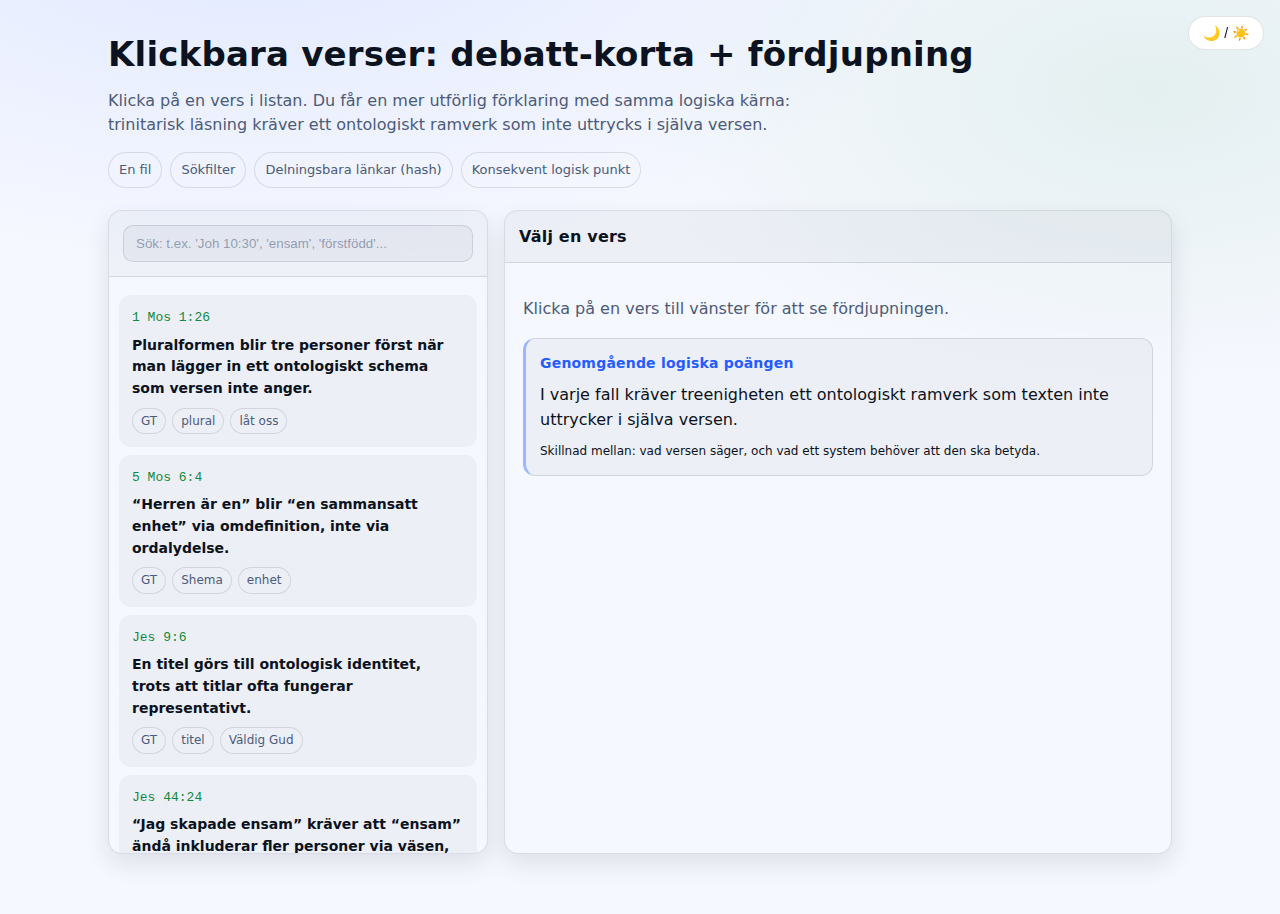
<file: index1.html>
<!doctype html>
<html lang="sv">
<head>
  <meta charset="utf-8" />
  <meta name="viewport" content="width=device-width,initial-scale=1" />
  <title>Icke-trinitarier: Klickbara verser</title>
  <style>
    :root{
      --bg:#f6f8ff;
      --panel:#ffffff;
      --panel2:#ffffff;
      --text:#0b1220;
      --muted:#4b5b7a;
      --accent:#245cff;
      --accent2:#0f8a3c;
      --danger:#c81e1e;
      --border:rgba(15,23,42,.12);
      --shadow: 0 10px 24px rgba(15,23,42,.10);
      --radius: 14px;
      --mono: ui-monospace, SFMono-Regular, Menlo, Monaco, Consolas, "Liberation Mono", "Courier New", monospace;
      --sans: ui-sans-serif, system-ui, -apple-system, Segoe UI, Roboto, Helvetica, Arial, "Apple Color Emoji", "Segoe UI Emoji";
    }
    *{box-sizing:border-box}
    body{
      margin:0;
      font-family:var(--sans);
            background: radial-gradient(1200px 600px at 20% -10%, rgba(36,92,255,.10), transparent 60%),
                  radial-gradient(900px 500px at 90% 10%, rgba(15,138,60,.08), transparent 60%),
                  var(--bg);color:var(--text);
      line-height:1.55;
    }
    a{color:var(--accent); text-decoration:none}
    a:hover{text-decoration:underline}
    header{
      padding:28px 18px 10px;
      max-width:1100px;
      margin:0 auto;
    }
    .title{
      display:flex;
      gap:14px;
      align-items:flex-start;
      justify-content:space-between;
      flex-wrap:wrap;
    }
    h1{
      margin:0;
      font-size: clamp(22px, 3vw, 34px);
      letter-spacing:.2px;
    }
    .subtitle{
      margin:8px 0 0;
      color:var(--muted);
      max-width: 75ch;
    }
    .pillbar{
      display:flex;
      gap:8px;
      flex-wrap:wrap;
      margin-top:14px;
    }
    .pill{
      padding:7px 10px;
      border:1px solid var(--border);
      background:rgba(255,255,255,.03);
      border-radius:999px;
      color:var(--muted);
      font-size:13px;
    }
    main{
      max-width:1100px;
      margin:0 auto;
      padding: 12px 18px 60px;
      display:grid;
      grid-template-columns: 380px 1fr;
      gap:16px;
    }
    @media (max-width: 980px){
      main{grid-template-columns: 1fr}
    }
    .card{
      background: linear-gradient(180deg, rgba(255,255,255,.05), rgba(255,255,255,.02));
      border:1px solid var(--border);
      border-radius: var(--radius);
      box-shadow: var(--shadow);
      overflow:hidden;
    }
    .cardheader{
      padding:14px 14px 12px;
      border-bottom:1px solid var(--border);
      background: rgba(15,23,42,.04);
    }
    .cardheader h2{
      margin:0;
      font-size:16px;
      letter-spacing:.2px;
    }
    .cardbody{padding:14px}
    .searchrow{
      display:flex;
      gap:10px;
      align-items:center;
      padding:14px;
      border-bottom:1px solid var(--border);
      background: rgba(15,23,42,.03);
    }
    .searchrow input{
      width:100%;
      padding:10px 12px;
      border-radius:10px;
      border:1px solid var(--border);
      background: rgba(15,23,42,.04);
      color: var(--text);
      outline:none;
    }
    .searchrow input::placeholder{color: rgba(75,91,122,.55)}
    .list{
      max-height: 64vh;
      overflow:auto;
      padding: 10px;
    }
    @media (max-width: 980px){
      .list{max-height: none}
    }
    .item{
      display:block;
      padding:12px 12px;
      border-radius:12px;
      border:1px solid transparent;
      background: rgba(15,23,42,.04);
      margin:8px 0;
      cursor:pointer;
      transition: .12s ease;
    }
    .item:hover{
      border-color: rgba(122,162,255,.35);
      background: rgba(36,92,255,.06);
      transform: translateY(-1px);
    }
    .item.active{
      border-color: rgba(155,255,176,.55);
      background: rgba(15,138,60,.06);
    }
    .ref{
      font-family: var(--mono);
      font-size: 13px;
      color: var(--accent2);
    }
    .onesentence{
      margin-top:6px;
      color: var(--text);
      font-weight: 600;
      font-size: 14px;
    }
    .tags{
      margin-top:8px;
      display:flex;
      gap:6px;
      flex-wrap:wrap;
    }
    .tag{
      font-size:12px;
      padding:3px 8px;
      border-radius:999px;
      border:1px solid var(--border);
      color: var(--muted);
      background: rgba(255,255,255,.03);
    }

    .detail{
      padding:18px;
    }
    .detail h2{
      margin:0 0 4px;
      font-size: 22px;
    }
    .detail .kicker{
      color: var(--muted);
      margin:0 0 16px;
      font-family: var(--mono);
      font-size: 13px;
    }
    .block{
      padding:14px;
      border:1px solid var(--border);
      border-radius: 12px;
      background: rgba(15,23,42,.04);
      margin: 12px 0;
    }
    .block h3{
      margin:0 0 8px;
      font-size: 14px;
      letter-spacing:.2px;
      color: var(--accent);
    }
    .block p{
      margin:0 0 10px;
      color: var(--text);
    }
    .block p:last-child{margin-bottom:0}
    .logic{
      border-left: 3px solid rgba(122,162,255,.7);
    }
    .why{
      border-left: 3px solid rgba(155,255,176,.7);
    }
    .notes{
      border-left: 3px solid rgba(255,122,122,.6);
    }
    .footerhint{
      margin-top:12px;
      color: var(--muted);
      font-size: 13px;
    }
    .btnrow{
      display:flex;
      gap:10px;
      flex-wrap:wrap;
      margin-top:12px;
    }
    button{
      padding:10px 12px;
      border-radius: 12px;
      border:1px solid var(--border);
      background: rgba(255,255,255,.04);
      color: var(--text);
      cursor:pointer;
    }
    button:hover{background: rgba(122,162,255,.12); border-color: rgba(122,162,255,.35)}
    .small{font-size:12px; color:var(--muted)}
    .muted{color:var(--muted)}
    .hr{
      height:1px;
      background: var(--border);
      margin: 14px 0;
    }
    .copyok{
      color: var(--accent2);
      font-size: 12px;
      margin-left: 6px;
    }
  </style>

<style>
  body.dark {
    --bg:#0f172a;
    --panel:#111827;
    --panel2:#0b1220;
    --text:#e9eefc;
    --muted:#9aa6c7;
    --accent:#7aa2ff;
    --accent2:#9bffb0;
    --danger:#ff8b8b;
    --border:rgba(255,255,255,.08);
  }
  .theme-toggle{
    position:fixed;
    top:16px;
    right:16px;
    z-index:9999;
    padding:8px 14px;
    border-radius:20px;
    border:1px solid var(--border);
    background:var(--panel);
    color:var(--text);
    cursor:pointer;
    font-size:14px;
  }
</style>

</head>
<body>

<button class="theme-toggle" onclick="toggleTheme()">🌙 / ☀️</button>

<header>
  <div class="title">
    <div>
      <h1>Klickbara verser: debatt-korta + fördjupning</h1>
      <p class="subtitle">
        Klicka på en vers i listan. Du får en mer utförlig förklaring med samma logiska kärna:
        trinitarisk läsning kräver ett ontologiskt ramverk som inte uttrycks i själva versen.
      </p>
      <div class="pillbar">
        <span class="pill">En fil</span>
        <span class="pill">Sökfilter</span>
        <span class="pill">Delningsbara länkar (hash)</span>
        <span class="pill">Konsekvent logisk punkt</span>
      </div>
    </div>
  </div>
</header>

<main>
  <section class="card" aria-label="Verslista">
    <div class="searchrow">
      <input id="q" type="search" placeholder="Sök: t.ex. 'Joh 10:30', 'ensam', 'förstfödd'..." />
    </div>
    <div class="list" id="list"></div>
  </section>

  <section class="card" aria-label="Detaljvy">
    <div class="cardheader">
      <h2 id="detailTitle">Välj en vers</h2>
    </div>
    <div class="detail" id="detail"></div>
  </section>
</main>






<script>
  const VERSES = [
  {
    "id": "gen-1-26",
    "ref": "1 Mos 1:26",
    "short": "Pluralformen blir tre personer först när man lägger in ett ontologiskt schema som versen inte anger.",
    "tags": [
      "GT",
      "plural",
      "låt oss"
    ],
    "expanded": {
      "logic": [
        "Texten har plural: “Låt oss göra människan”. Plural kan vara majestätiskt språk eller himmelskt råd.",
        "För att få treenigheten ur versen måste man anta: plural syftar på interna gudomliga personer i samma väsen.",
        "Men versen definierar varken antal, relation, eller väsen-kategori. Den ger bara en pluralform."
      ],
      "why": [
        "Det är ett metodproblem: man går från grammatik till metafysik utan att texten själv gör det steget."
      ],
      "notes": [
        "Fråga: Var i versen står att pluralen är en intern gudomlig dialog och inte språklig stil eller råd?"
      ]
    },
    "relatedIds": [
      "deut-6-4",
      "john-10-30",
      "matt-28-19"
    ]
  },
  {
    "id": "deut-6-4",
    "ref": "5 Mos 6:4",
    "short": "“Herren är en” blir “en sammansatt enhet” via omdefinition, inte via ordalydelse.",
    "tags": [
      "GT",
      "Shema",
      "enhet"
    ],
    "expanded": {
      "logic": [
        "Versen säger rakt: Herren är en.",
        "Treenighetsläsning behöver att “en” betyder en förenad enhet som rymmer flera personer.",
        "Men texten säger inte “en i tre personer”. Den ger en enhetssats utan ontologisk kommentar."
      ],
      "why": [
        "När ett nyckelord måste byta grundbetydelse för att modellen ska passa, då är modellen styrande, inte texten."
      ],
      "notes": [
        "Fråga: Var definieras “en” som flerperson-enhet i själva Shema?"
      ]
    },
    "relatedIds": [
      "john-17-3",
      "1cor-8-6",
      "gen-1-26"
    ]
  },
  {
    "id": "isa-9-6",
    "ref": "Jes 9:6",
    "short": "En titel görs till ontologisk identitet, trots att titlar ofta fungerar representativt.",
    "tags": [
      "GT",
      "titel",
      "Väldig Gud"
    ],
    "expanded": {
      "logic": [
        "Versen staplar hederstitlar om barnet: makt, fred, kungligt språk.",
        "Treenighetsläsning gör “Väldig Gud” till en teknisk identitetssats om väsen.",
        "Men titlar kan uttrycka funktion, mandat och Guds närvaro genom en agent utan att definiera metafysik."
      ],
      "why": [
        "Texten ger titel och uppdrag. Ontologi kräver fler premisser än vad versen uttrycker."
      ],
      "notes": [
        "Fråga: Var säger texten att titeln måste tolkas som väsen-identitet och inte som representativ kungatitel?"
      ]
    },
    "relatedIds": [
      "john-1-1",
      "col-2-9",
      "heb-1-3"
    ]
  },
  {
    "id": "isa-44-24",
    "ref": "Jes 44:24",
    "short": "“Jag skapade ensam” kräver att “ensam” ändå inkluderar fler personer via väsen, vilket versen inte säger.",
    "tags": [
      "GT",
      "skapelse",
      "ensam"
    ],
    "expanded": {
      "logic": [
        "Versen betonar exklusivitet: Herren skapade ensam och spände ut himlen själv.",
        "Treenighetsläsning måste säga: “ensam” betyder ensam som väsen, inte ensam som aktör.",
        "Det är ett ontologiskt tillägg. Texten använder ensamhetsspråk för att utesluta andra deltagare."
      ],
      "why": [
        "Om textens poäng är exklusivitet, ska man inte behöva en dold kategori för att undvika att ta den på orden."
      ],
      "notes": [
        "Fråga: Var i versen finns distinktionen “ensam som person” kontra “ensam som väsen”?"
      ]
    },
    "relatedIds": [
      "john-1-1",
      "1cor-8-6",
      "col-1-15"
    ]
  },
  {
    "id": "isa-45-23-phil-2-10",
    "ref": "Jes 45:23 och Fil 2:10",
    "short": "Samma tillbedjansspråk används, och treenigheten kräver en harmoniseringsmodell för att undvika konkurrens med Guds unika tillbedjan.",
    "tags": [
      "GT/NT",
      "tillbedjan",
      "knä"
    ],
    "expanded": {
      "logic": [
        "Jesaja beskriver att varje knä ska böjas och varje tunga svära trohet till Herren.",
        "Filipperbrevet applicerar knäböjning på Jesus i hans upphöjelse.",
        "Treenighetsläsning måste införa: Jesus delar Guds väsen så att tillbedjan inte blir konkurrerande.",
        "Men den mekanismen står inte i verserna. Den kommer från ett externt schema."
      ],
      "why": [
        "Texten visar spänning som kräver förklaring. Treenigheten löser den genom natur-person-ramverket, inte genom explicit definition."
      ],
      "notes": [
        "Fråga: Var förklarar texten själv hur unik tillbedjan kan riktas till två utan ontologiskt ramverk?"
      ]
    },
    "relatedIds": [
      "rev-5",
      "1cor-8-6",
      "john-5-22"
    ]
  },
  {
    "id": "zech-12-10",
    "ref": "Sak 12:10",
    "short": "Representationsspråk görs till ontologisk identitet för att få in treenigheten.",
    "tags": [
      "GT",
      "mig",
      "genomborrade"
    ],
    "expanded": {
      "logic": [
        "Versen säger att folket ser upp till “mig” som de har genomborrat.",
        "Treenighetsläsning gör detta till direkt väsen-identitet: den genomborrade är Herren ontologiskt.",
        "Men profetiskt språk kan uttrycka Guds identifikation med sitt sändebud, utan att versen definierar väsen eller personsamband."
      ],
      "why": [
        "Poängen är metod: man hoppar från profetiskt identifikationsspråk till metafysik utan att texten ger steget."
      ],
      "notes": [
        "Fråga: Var i versen definieras att “mig” måste betyda ontologisk identitet och inte representation/identifikation?"
      ]
    },
    "relatedIds": [
      "john-20-28",
      "john-14-9",
      "rev-5"
    ]
  },
  {
    "id": "zech-14-4",
    "ref": "Sak 14:4",
    "short": "“Herren kommer” görs till “Jesus är Herren i väsen” via antagande, inte via textens egen definition.",
    "tags": [
      "GT",
      "Olivberget",
      "ankomst"
    ],
    "expanded": {
      "logic": [
        "Versen beskriver Herrens ankomst och att hans fötter står på Olivberget.",
        "Treenighetsläsning kopplar profetian till Jesus och drar ontologisk slutsats om väsen.",
        "Men profetiskt “Herren kommer” är inte automatiskt en metafysisk sats om person och väsen. Den behöver en tolkningsnyckel utanför versen."
      ],
      "why": [
        "Man kan identifiera messianska uppfyllelser utan att göra varje ‘Herren’-text till en teknisk väsen-definition."
      ],
      "notes": [
        "Fråga: Var säger versen att uppfyllelse måste betyda väsen-identitet och inte Guds handlande genom sin Messias?"
      ]
    },
    "relatedIds": [
      "rev-22-13",
      "rev-1-8",
      "phil-2-6-11"
    ]
  },
  {
    "id": "matt-28-19",
    "ref": "Matt 28:19",
    "short": "En dopformel räknar upp tre, men treenigheten läser in ontologi som formeln inte uttalar.",
    "tags": [
      "Evangelier",
      "dop",
      "Fadern Sonen Anden"
    ],
    "expanded": {
      "logic": [
        "Versen ger dop i Faderns, Sonens och den helige Andes namn.",
        "Treenighetsläsning gör listan till ontologisk karta: tre personer, ett väsen.",
        "Men versen definierar inte vad “namn” innebär metafysiskt, eller hur relationen mellan de tre ska förstås ontologiskt."
      ],
      "why": [
        "Att tre nämns tillsammans kan vara liturgi och auktoritet. Ontologi är ett separat steg."
      ],
      "notes": [
        "Fråga: Var i dopformeln står något om ‘tre personer i ett väsen’?"
      ]
    },
    "relatedIds": [
      "acts-5-3-4",
      "john-1-1",
      "john-17-3"
    ]
  },
  {
    "id": "john-1-1",
    "ref": "Joh 1:1",
    "short": "“Ordet var Gud” blir identitet först när man väljer en ontologisk läsning som versen inte förklarar.",
    "tags": [
      "Evangelier",
      "Johannes",
      "Logos"
    ],
    "expanded": {
      "logic": [
        "Utsagan är stark: Ordet var hos Gud och Ordet var Gud.",
        "Treenighetsläsning antar identitet i ontologisk mening.",
        "Men språket kan också uttrycka kvalitet: Ordet är gudomligt, bär Guds natur/karaktär, utan att versen definierar personschema och väsen-lära."
      ],
      "why": [
        "Versen kan bära hög kristologi, men den formulerar inte treenighetens teknik. Modellen kommer utifrån."
      ],
      "notes": [
        "Fråga: Var i versen definieras att detta måste betyda ‘en och samma Gud i tre personer’?"
      ]
    },
    "relatedIds": [
      "col-2-9",
      "heb-1-3",
      "isa-44-24"
    ]
  },
  {
    "id": "john-1-18",
    "ref": "Joh 1:18",
    "short": "Ontologi byggs på en titel och en textvariant i stället för på en explicit definition.",
    "tags": [
      "Evangelier",
      "Johannes",
      "textvariant"
    ],
    "expanded": {
      "logic": [
        "Versen har olika läsarter (enfödde Gud/enfödde Son) beroende på texttradition.",
        "Treenighetsläsning kan göra formuleringen till ontologisk hörnsten.",
        "Men när en vers har varianter är det svagt att låta den bära en hel metafysisk konstruktion utan att resten av texten uttalar den."
      ],
      "why": [
        "Metodpoängen: ontologi kräver tydlig och stabil definition, inte en osäker formulering som måste säkras via textkritik."
      ],
      "notes": [
        "Fråga: Varför ska en omdiskuterad läsart avgöra en ontologisk lära som texten annars inte uttrycker rakt?"
      ]
    },
    "relatedIds": [
      "john-1-1",
      "john-17-3",
      "titus-2-13"
    ]
  },
  {
    "id": "john-3-13",
    "ref": "Joh 3:13",
    "short": "“Som är i himlen” används ontologiskt trots textkritisk osäkerhet.",
    "tags": [
      "Evangelier",
      "Johannes",
      "textkritik"
    ],
    "expanded": {
      "logic": [
        "Vissa handskrifter har tillägget “som är i himlen”.",
        "Treenighetsläsning kan använda det för att argumentera för samtidig himmelsk närvaro.",
        "Men när formuleringen är osäker bör den inte bära ontologisk bevisbörda."
      ],
      "why": [
        "Det blir bakvänt: man använder ett osäkert tillägg som stöd för en säker metafysik."
      ],
      "notes": [
        "Fråga: Om uttrycket är omstritt, varför behandlas det som ontologiskt avgörande?"
      ]
    },
    "relatedIds": [
      "john-1-18",
      "john-8-58",
      "phil-2-6-11"
    ]
  },
  {
    "id": "john-5-22",
    "ref": "Joh 5:22",
    "short": "Given auktoritet blir ofarlig först när man skiljer ‘roll’ från ‘väsen’ via en extern modell.",
    "tags": [
      "Evangelier",
      "dom",
      "auktoritet"
    ],
    "expanded": {
      "logic": [
        "Fadern ger domen till Sonen.",
        "Treenighetsläsning måste säga att givandet inte innebär rangskillnad, bara funktionsordning.",
        "Men texten beskriver delegation och mottagande. Att neutralisera underordning kräver natur-person-distinktion som versen inte uttrycker."
      ],
      "why": [
        "När textens relationella språk måste avväpnas för att skydda en ontologi, då är ontologin pålagd."
      ],
      "notes": [
        "Fråga: Var säger versen att ‘given’ auktoritet inte innebär verklig underordning?"
      ]
    },
    "relatedIds": [
      "acts-2-36",
      "phil-2-6-11",
      "1cor-15-28"
    ]
  },
  {
    "id": "john-8-58",
    "ref": "Joh 8:58",
    "short": "Varje ‘ego eimi’ kopplas till 2 Mos 3:14 genom antagande, inte genom explicit hänvisning i texten.",
    "tags": [
      "Evangelier",
      "Jag är",
      "ego eimi"
    ],
    "expanded": {
      "logic": [
        "Jesus säger “innan Abraham blev till, är jag”.",
        "Treenighetsläsning gör det till direkt anspråk på Guds namn i 2 Mos 3:14.",
        "Men uttrycket “jag är” förekommer i fler sammanhang. Kopplingen till teofanin är en teologisk association som texten inte explicit gör."
      ],
      "why": [
        "Man kan erkänna att utsagan är stark utan att automatiskt göra den till en teknisk identitetssats om väsen."
      ],
      "notes": [
        "Fråga: Var i Johannestexten sägs att detta är en direkt citatkoppling till 2 Mos 3:14?"
      ]
    },
    "relatedIds": [
      "john-10-30",
      "john-14-9",
      "isa-45-23-phil-2-10"
    ]
  },
  {
    "id": "john-10-30",
    "ref": "Joh 10:30",
    "short": "“Ett” blir väsen-enhet när man lägger in ontologi som versen inte definierar.",
    "tags": [
      "Evangelier",
      "enhet",
      "ett"
    ],
    "expanded": {
      "logic": [
        "Jesus säger: “Jag och Fadern är ett”.",
        "Treenighetsläsning gör “ett” till ontologisk enhet i väsen.",
        "Men enhetsspråk kan syfta på vilja, mål och uppdrag. Versen definierar inte ‘ett’ som en väsen-kategori."
      ],
      "why": [
        "Det är samma metodmönster: relationellt språk pressas till ontologi via extern modell."
      ],
      "notes": [
        "Fråga: Var i versen står att ‘ett’ betyder ‘ett väsen’ och inte enhet i uppdrag?"
      ]
    },
    "relatedIds": [
      "john-17-3",
      "deut-6-4",
      "john-14-9"
    ]
  },
  {
    "id": "john-14-9",
    "ref": "Joh 14:9",
    "short": "Uppenbarelse görs till identitet genom ett ontologiskt steg som texten inte uttalar.",
    "tags": [
      "Evangelier",
      "uppenbarelse",
      "Fadern"
    ],
    "expanded": {
      "logic": [
        "“Den som har sett mig har sett Fadern” handlar om att Sonen visar Fadern.",
        "Treenighetsläsning gör det till ontologisk identitet.",
        "Men att se någon genom den som representerar honom är ett etablerat relationsmönster. Versen definierar inte väsen eller personsamband."
      ],
      "why": [
        "När ‘uppenbarar’ automatiskt betyder ‘är identisk i väsen’, då är det modellen som talar."
      ],
      "notes": [
        "Fråga: Var i versen står att se = ontologisk identitet och inte full representation?"
      ]
    },
    "relatedIds": [
      "john-1-1",
      "john-17-3",
      "john-20-28"
    ]
  },
  {
    "id": "john-17-3",
    "ref": "Joh 17:3",
    "short": "“Fadern är den ende sanne Guden” kräver omdefinition av ‘ende’ för att inkludera fler personer.",
    "tags": [
      "Evangelier",
      "ende",
      "sanne Guden"
    ],
    "expanded": {
      "logic": [
        "Jesus adresserar Fadern som “den ende sanne Guden” och sig själv som den utsände.",
        "Treenighetsläsning måste flytta ‘ende’ från person till väsen och sedan inkludera Sonen i samma väsen.",
        "Men den distinktionen uttalas inte här. Versen pekar direkt på Fadern."
      ],
      "why": [
        "Det blir tydligt att natur-person-schemat är importerat. Texten ger relation, inte metafysisk ram."
      ],
      "notes": [
        "Fråga: Var i versen definieras att ‘ende’ betyder ‘ett väsen med flera personer’?"
      ]
    },
    "relatedIds": [
      "deut-6-4",
      "1cor-8-6",
      "john-20-28"
    ]
  },
  {
    "id": "john-20-17",
    "ref": "Joh 20:17",
    "short": "“Min Gud” kräver ett två-natur-ramverk för att undvika att Jesus faktiskt står under Gud i relation.",
    "tags": [
      "Evangelier",
      "min Gud",
      "uppståndelsen"
    ],
    "expanded": {
      "logic": [
        "Den uppståndne Jesus säger: “min Gud och er Gud”.",
        "Treenighetsläsning måste säga: detta gäller hans mänskliga natur, inte hans gudomliga.",
        "Men versen själv ger ingen naturförklaring. Den uttrycker relation: Jesus riktar sig till Gud."
      ],
      "why": [
        "Det är precis ditt huvudmönster: spänningar löses genom en extern modell, inte av versens egna definitioner."
      ],
      "notes": [
        "Fråga: Var i versen står två-natur-nyckeln som gör att ‘min Gud’ inte betyder faktisk gud-relation?"
      ]
    },
    "relatedIds": [
      "1cor-15-28",
      "heb-1-8-9",
      "1tim-2-5"
    ]
  },
  {
    "id": "john-20-28",
    "ref": "Joh 20:28",
    "short": "Utsagan “min Gud” måste harmoniseras med Joh 17:3 genom natur-distinktion som inte står i texten.",
    "tags": [
      "Evangelier",
      "Thomas",
      "min Gud"
    ],
    "expanded": {
      "logic": [
        "Thomas utropar: “Min Herre och min Gud”.",
        "Treenighetsläsning gör detta till ontologisk identitet och löser spänningen mot “Fadern är ende sanne Guden” via natur-person-modell.",
        "Men själva versen ger ingen harmoniseringsmekanism. Den måste importeras."
      ],
      "why": [
        "Man kan hålla utsagan maximal utan att påstå att den i sig definierar treenighetens ontologi."
      ],
      "notes": [
        "Fråga: Var i texten står harmoniseringsnyckeln, och inte i ett senare system?"
      ]
    },
    "relatedIds": [
      "john-17-3",
      "rom-9-5",
      "titus-2-13"
    ]
  },
  {
    "id": "acts-2-36",
    "ref": "Apg 2:36",
    "short": "Om Jesus redan är ontologiskt Gud blir “Gud gjorde honom till Herre” ett problem som kräver ett extra lager.",
    "tags": [
      "Apg",
      "upphöjelse",
      "Herre"
    ],
    "expanded": {
      "logic": [
        "Petrus säger att Gud gjorde Jesus till Herre och Messias.",
        "Treenighetsläsning måste säga att detta gäller hans mänskliga roll eller ekonomi, inte hans väsen.",
        "Men versen beskriver en faktisk utnämning och upphöjelse. Ontologin måste skyddas med ett externt schema."
      ],
      "why": [
        "När texten talar om att Gud gör något med Jesus, är det relationellt språk. Att göra det ontologiskt neutralt kräver modell."
      ],
      "notes": [
        "Fråga: Var i versen står att ‘gjorde’ inte är en verklig upphöjelse utan bara rollbeskrivning?"
      ]
    },
    "relatedIds": [
      "phil-2-6-11",
      "john-5-22",
      "1cor-15-28"
    ]
  },
  {
    "id": "acts-5-3-4",
    "ref": "Apg 5:3-4",
    "short": "Likställning i skuld blir person-ontologi först när man antar att Anden måste vara en separat person.",
    "tags": [
      "Apg",
      "Anden",
      "Gud"
    ],
    "expanded": {
      "logic": [
        "Texten säger att Ananias ljög för den helige Anden och att han ljög för Gud.",
        "Treenighetsläsning gör detta till en definition: Anden är en gudomlig person.",
        "Men texten definierar inte personstatus. Den kan också uttrycka att Anden är Guds närvaro och att bedraga Anden är att bedraga Gud."
      ],
      "why": [
        "Likställning i ansvar är inte automatiskt en teknisk ontologisk sats. Det steget måste läggas till."
      ],
      "notes": [
        "Fråga: Var i versen definieras att Anden är en separat person och inte Guds verksamma närvaro?"
      ]
    },
    "relatedIds": [
      "matt-28-19",
      "1cor-8-6",
      "rev-5"
    ]
  },
  {
    "id": "rom-9-5",
    "ref": "Rom 9:5",
    "short": "En omstridd grammatikfråga måste låsas till en lösning för att bära ontologin.",
    "tags": [
      "Paulus",
      "grammatik",
      "omstridd"
    ],
    "expanded": {
      "logic": [
        "Versens tolkning beror på interpunktion och grammatisk analys.",
        "Treenighetsläsning behöver att formuleringen blir en direkt gudstitel på Kristus.",
        "Men när texten är omstridd blir det tydligt att ontologin inte ligger självklart i ordalydelsen utan i beslutet om hur den ska läsas."
      ],
      "why": [
        "Om läran kräver att en omstridd vers måste betyda exakt en sak, visar det hur mycket som hänger på extern tolkning."
      ],
      "notes": [
        "Fråga: Varför ska en omtvistad interpunktion avgöra en ontologisk slutsats?"
      ]
    },
    "relatedIds": [
      "titus-2-13",
      "john-20-28",
      "john-1-1"
    ]
  },
  {
    "id": "1cor-8-6",
    "ref": "1 Kor 8:6",
    "short": "Paulus säger “en Gud, Fadern” och “en Herre, Jesus” men treenigheten kräver en dold väsen-läsning bakom textens ord.",
    "tags": [
      "Paulus",
      "en Gud",
      "en Herre"
    ],
    "expanded": {
      "logic": [
        "Versen särskiljer tydligt: en Gud, Fadern, och en Herre, Jesus Kristus.",
        "Treenighetsläsning måste säga att detta ändå innebär tre personer i ett väsen.",
        "Men versen formulerar inte det. Den använder två titlar på ett sätt som naturligt läses relationellt."
      ],
      "why": [
        "När en nytestamentlig nyckelvers inte säger ‘en Gud i tre personer’ utan kräver bakgrundssystem, blir systemet avgörande."
      ],
      "notes": [
        "Fråga: Var i 1 Kor 8:6 står person-väsen-schemat uttryckligen?"
      ]
    },
    "relatedIds": [
      "deut-6-4",
      "john-17-3",
      "isa-44-24"
    ]
  },
  {
    "id": "1cor-15-28",
    "ref": "1 Kor 15:28",
    "short": "Sonen underordnar sig och treenigheten måste avskärma detta från ontologi via en extern distinktion.",
    "tags": [
      "Paulus",
      "underordning",
      "slutet"
    ],
    "expanded": {
      "logic": [
        "Texten säger att Sonen till sist ska underordna sig den som lagt allt under honom.",
        "Treenighetsläsning måste säga: detta är funktionellt, inte ontologiskt.",
        "Men versen ger en faktisk relationell ordning. Att säga ‘ingen ontologisk konsekvens’ kräver natur-person-ramverket."
      ],
      "why": [
        "Om en text tydligt visar riktning och underordning, är det modellen som måste jobba hårt för att neutralisera det."
      ],
      "notes": [
        "Fråga: Var i versen står att underordningen inte rör verklig status utan bara ‘ekonomi’?"
      ]
    },
    "relatedIds": [
      "john-20-17",
      "phil-2-6-11",
      "1tim-2-5"
    ]
  },
  {
    "id": "phil-2-6-11",
    "ref": "Fil 2:6-11",
    "short": "Gud upphöjer Jesus, och treenigheten måste säga att upphöjelsen bara gäller ‘rollen’ för att skydda jämlikhet i väsen.",
    "tags": [
      "Paulus",
      "upphöjelse",
      "namnet"
    ],
    "expanded": {
      "logic": [
        "Texten beskriver ödmjukelse och att Gud därefter upphöjer Jesus och ger honom namnet över alla namn.",
        "Treenighetsläsning måste säga att Jesus redan är jämlik Gud i väsen, så upphöjelsen gäller endast inkarnationens ekonomi.",
        "Men versen uttrycker givande och upphöjelse som verkliga skeenden. Det kräver en extern ram för att omtolka innebörden."
      ],
      "why": [
        "Poängen är inte att texten är svag, utan att treenighetens ontologi inte står här som explicit definition."
      ],
      "notes": [
        "Fråga: Var i texten anges att upphöjelsen inte säger något om status, utan bara om ‘roll’?"
      ]
    },
    "relatedIds": [
      "acts-2-36",
      "isa-45-23-phil-2-10",
      "1cor-15-28"
    ]
  },
  {
    "id": "col-1-15",
    "ref": "Kol 1:15",
    "short": "“Förstfödd” måste omtolkas så att det inte betyder först, annars skaver det mot ontologisk jämlikhet.",
    "tags": [
      "Paulus",
      "förstfödd",
      "skapelse"
    ],
    "expanded": {
      "logic": [
        "Jesus kallas den förstfödde före allt skapat.",
        "Treenighetsläsning behöver att ‘förstfödd’ här bara betyder rang eller rättighet, inte ordning.",
        "Det är möjligt i vissa texter, men poängen är att man måste styra ordets innebörd för att undvika en naturlig konsekvens."
      ],
      "why": [
        "När ett ord måste tvingas bort från sin normaltyngd för att modellen ska gå ihop, då ser man modellens styrning."
      ],
      "notes": [
        "Fråga: Var säger texten att ‘förstfödd’ inte får betyda först i ordning här?"
      ]
    },
    "relatedIds": [
      "isa-44-24",
      "col-2-9",
      "john-1-1"
    ]
  },
  {
    "id": "col-2-9",
    "ref": "Kol 2:9",
    "short": "“Fullheten bor i honom” blir identitet först när man antar att ‘bor i’ betyder ontologisk likhet.",
    "tags": [
      "Paulus",
      "fullhet",
      "bor i"
    ],
    "expanded": {
      "logic": [
        "Versen säger att gudomlighetens fullhet bor i Kristus kroppsligen.",
        "Treenighetsläsning gör det till ontologisk identitet: Kristus är Gud i väsen.",
        "Men ‘bor i’ är ett relationsverb. Texten kan lika gärna uttrycka Guds fulla närvaro och verkan i Kristus utan att definiera treenighetsmetafysik."
      ],
      "why": [
        "Det är samma mönster: relationella verb pressas till ontologi via extern modell."
      ],
      "notes": [
        "Fråga: Var definieras att ‘bor i’ måste betyda väsen-identitet och inte Guds fulla närvaro?"
      ]
    },
    "relatedIds": [
      "john-1-1",
      "isa-9-6",
      "heb-1-3"
    ]
  },
  {
    "id": "1tim-2-5",
    "ref": "1 Tim 2:5",
    "short": "En Gud och en medlare gör skillnad mellan Gud och Kristus, och treenigheten måste lösa det via två-natur-ramverk.",
    "tags": [
      "Paulus",
      "medlare",
      "en Gud"
    ],
    "expanded": {
      "logic": [
        "Versen säger: en Gud och en medlare mellan Gud och människor, människan Kristus Jesus.",
        "Treenighetsläsning måste säga att medlarrollen gäller hans mänskliga natur.",
        "Men texten själv driver distinktion: Gud å ena sidan, medlaren å andra sidan. Natur-distinktionen är inte uttalad här."
      ],
      "why": [
        "När en klar distinktion måste omklassas som ‘bara roll’ för att skydda ontologi, är det systemet som gör jobbet."
      ],
      "notes": [
        "Fråga: Var i versen står två-natur-nyckeln som gör att Gud ändå medlar mellan Gud och människor?"
      ]
    },
    "relatedIds": [
      "1cor-15-28",
      "john-20-17",
      "acts-2-36"
    ]
  },
  {
    "id": "titus-2-13",
    "ref": "Titus 2:13",
    "short": "En grammatisk regel får bära en ontologisk slutsats som texten i övrigt inte formulerar.",
    "tags": [
      "Paulus",
      "grammatik",
      "titel"
    ],
    "expanded": {
      "logic": [
        "Versen kan tolkas beroende på grekisk grammatik och stil.",
        "Treenighetsläsning lutar på en specifik grammatisk regel för att göra uttrycket till en direkt gudstitel om Jesus.",
        "Även om man accepterar en hög titel här följer inte automatiskt ‘tre personer i ett väsen’. Den ontologin måste fortfarande tillföras."
      ],
      "why": [
        "Titlar kan vara höga och sanna utan att versen därmed blir en explicit ontologisk definition."
      ],
      "notes": [
        "Fråga: Även om titeln syftar på Jesus, var definieras treenighetens personschema och väsen-kategori?"
      ]
    },
    "relatedIds": [
      "rom-9-5",
      "john-20-28",
      "john-1-18"
    ]
  },
  {
    "id": "heb-1-3",
    "ref": "Hebr 1:3",
    "short": "Avbild och avglans blir identitet först när man läser in ontologi som bildspråket inte definierar.",
    "tags": [
      "Hebreerbrevet",
      "avbild",
      "väsen"
    ],
    "expanded": {
      "logic": [
        "Sonen kallas avglans av Guds härlighet och avbild av hans väsen.",
        "Treenighetsläsning gör avbilden till ontologisk identitet eller samma gudomliga väsen.",
        "Men avbildspråk betyder representation. Det kan uttrycka perfekt likhet utan att vara en teknisk sats om tre personer i ett väsen."
      ],
      "why": [
        "Bildspråk kan bära hög teologi, men kräver försiktighet när man gör det till exakt metafysik."
      ],
      "notes": [
        "Fråga: Var säger texten att avbild = samma väsen, och inte full representation?"
      ]
    },
    "relatedIds": [
      "john-1-1",
      "isa-9-6",
      "col-2-9"
    ]
  },
  {
    "id": "heb-1-8-9",
    "ref": "Hebr 1:8-9",
    "short": "“Gud, din Gud” tvingar fram ett harmoniseringsschema: hur kan Gud ha en Gud?",
    "tags": [
      "Hebreerbrevet",
      "Gud din Gud",
      "spänning"
    ],
    "expanded": {
      "logic": [
        "Texten ger starka titlar och säger samtidigt: “Gud, din Gud, har smort dig”.",
        "Treenighetsläsning måste lösa detta via natur-distinktion eller interna relationer.",
        "Men versen själv ger ingen ontologisk förklaring. Den ger en spänning som systemet måste reda ut."
      ],
      "why": [
        "Det är tydligt: man behöver ett yttre ramverk för att göra utsagorna kompatibla som ontologi."
      ],
      "notes": [
        "Fråga: Var definieras i texten hur en som kallas Gud samtidigt har ‘din Gud’?"
      ]
    },
    "relatedIds": [
      "john-20-17",
      "1cor-15-28",
      "phil-2-6-11"
    ]
  },
  {
    "id": "rev-1-8",
    "ref": "Upp 1:8",
    "short": "För att göra detta till Jesus måste man först bestämma talaren och sedan läsa in ontologi, vilket texten inte explicit gör.",
    "tags": [
      "Uppenbarelseboken",
      "Alfa Omega",
      "Allsmäktig"
    ],
    "expanded": {
      "logic": [
        "Versen innehåller “Alfa och Omega” och “Allsmäktig”.",
        "Treenighetsläsning vill knyta titlarna till Jesus för ontologisk identitet.",
        "Men texten kräver först en tydlig talaridentifiering. Utan det blir ontologiska slutsatser en tolkning ovanpå textens röstväxlingar."
      ],
      "why": [
        "Stegen blir: bestäm talare, anta modell, dra ontologi. Versen i sig ger inte en explicit treenighetsdefinition."
      ],
      "notes": [
        "Fråga: Var i passagen står entydigt att ‘Allsmäktig’ här är Jesus och inte Gud som talar?"
      ]
    },
    "relatedIds": [
      "rev-22-13",
      "rev-5",
      "isa-45-23-phil-2-10"
    ]
  },
  {
    "id": "rev-5",
    "ref": "Upp 5",
    "short": "Delad ära blir ontologisk likhet först när man antar att ära bara kan delas om väsen delas.",
    "tags": [
      "Uppenbarelseboken",
      "Lammet",
      "ära"
    ],
    "expanded": {
      "logic": [
        "Lammet får ära, lov och makt i en himmelsk scen.",
        "Treenighetsläsning gör det till bevis för samma ontologiska gudom.",
        "Men apokalyptiskt språk kan ge ära till den Gud upphöjer och placerar vid sin sida. Att ‘delad ära’ kräver ‘delat väsen’ är en extra princip."
      ],
      "why": [
        "Texten visar att Lammet är centralt och upphöjt. Den säger inte att detta är en teknisk väsen-definition."
      ],
      "notes": [
        "Fråga: Var säger texten att ära till Lammet betyder att Lammet är Gud i väsen, och inte Guds upphöjde representant?"
      ]
    },
    "relatedIds": [
      "isa-45-23-phil-2-10",
      "rev-1-8",
      "john-20-28"
    ]
  },
  {
    "id": "rev-22-13",
    "ref": "Upp 22:13",
    "short": "Alfa och Omega kräver talarbestämning. Utan det läser man identitet in i titeln via antagande.",
    "tags": [
      "Uppenbarelseboken",
      "Alfa Omega",
      "talare"
    ],
    "expanded": {
      "logic": [
        "“Jag är Alfa och Omega” förekommer i en sektion där röster kan växla.",
        "Treenighetsläsning behöver att talaren är Jesus för att få ontologisk identitet.",
        "Men först måste man visa talaren i texten. Annars blir ontologin resultatet av en förhandsmodell."
      ],
      "why": [
        "Det är en enkel logisk poäng: om talaren inte är fastställd, är ontologisk slutsats för tidig."
      ],
      "notes": [
        "Fråga: Var i texten fastslås otvetydigt vem ‘jag’ är i just denna replik?"
      ]
    },
    "relatedIds": [
      "rev-1-8",
      "rev-5",
      "zech-14-4"
    ]
  },
  {
    "id": "gen-1-1",
    "ref": "1 Mos 1:1",
    "short": "Skapelsen tillskrivs Gud utan intern personsdefinition.",
    "tags": [
      "GT",
      "skapelse",
      "monoteism"
    ],
    "expanded": {
      "logic": [
        "Texten: 1 Mos 1:1.",
        "Utsagan används ofta för att stödja en trinitarisk slutsats.",
        "Men versen definierar inte ett ontologiskt schema med väsen och personer."
      ],
      "why": [
        "Treenighetsläsning behöver ofta ett extra tolkningssteg: från relation eller titel till ontologi.",
        "Det steget står inte i själva versen."
      ],
      "notes": [
        "Debattfråga: Var i versen står ontologin uttryckt, och inte bara relation, funktion eller titel?"
      ]
    }
  },
  {
    "id": "gen-1-2",
    "ref": "1 Mos 1:2",
    "short": "Guds Ande nämns utan att definieras som separat person.",
    "tags": [
      "GT",
      "Anden",
      "skapelse"
    ],
    "expanded": {
      "logic": [
        "Texten: 1 Mos 1:2.",
        "Utsagan används ofta för att stödja en trinitarisk slutsats.",
        "Men versen definierar inte ett ontologiskt schema med väsen och personer."
      ],
      "why": [
        "Treenighetsläsning behöver ofta ett extra tolkningssteg: från relation eller titel till ontologi.",
        "Det steget står inte i själva versen."
      ],
      "notes": [
        "Debattfråga: Var i versen står ontologin uttryckt, och inte bara relation, funktion eller titel?"
      ]
    }
  },
  {
    "id": "gen-3-22",
    "ref": "1 Mos 3:22",
    "short": "Plural utan ontologisk förklaring.",
    "tags": [
      "GT",
      "plural"
    ],
    "expanded": {
      "logic": [
        "Texten: 1 Mos 3:22.",
        "Utsagan används ofta för att stödja en trinitarisk slutsats.",
        "Men versen definierar inte ett ontologiskt schema med väsen och personer."
      ],
      "why": [
        "Treenighetsläsning behöver ofta ett extra tolkningssteg: från relation eller titel till ontologi.",
        "Det steget står inte i själva versen."
      ],
      "notes": [
        "Debattfråga: Var i versen står ontologin uttryckt, och inte bara relation, funktion eller titel?"
      ]
    }
  },
  {
    "id": "gen-11-7",
    "ref": "1 Mos 11:7",
    "short": "Plural utan definierat personschema.",
    "tags": [
      "GT",
      "plural",
      "Babel"
    ],
    "expanded": {
      "logic": [
        "Texten: 1 Mos 11:7.",
        "Utsagan används ofta för att stödja en trinitarisk slutsats.",
        "Men versen definierar inte ett ontologiskt schema med väsen och personer."
      ],
      "why": [
        "Treenighetsläsning behöver ofta ett extra tolkningssteg: från relation eller titel till ontologi.",
        "Det steget står inte i själva versen."
      ],
      "notes": [
        "Debattfråga: Var i versen står ontologin uttryckt, och inte bara relation, funktion eller titel?"
      ]
    }
  },
  {
    "id": "exod-3-14",
    "ref": "2 Mos 3:14",
    "short": "Guds namn uppenbaras utan treenighetsformel.",
    "tags": [
      "GT",
      "Guds namn"
    ],
    "expanded": {
      "logic": [
        "Texten: 2 Mos 3:14.",
        "Utsagan används ofta för att stödja en trinitarisk slutsats.",
        "Men versen definierar inte ett ontologiskt schema med väsen och personer."
      ],
      "why": [
        "Treenighetsläsning behöver ofta ett extra tolkningssteg: från relation eller titel till ontologi.",
        "Det steget står inte i själva versen."
      ],
      "notes": [
        "Debattfråga: Var i versen står ontologin uttryckt, och inte bara relation, funktion eller titel?"
      ]
    }
  },
  {
    "id": "exod-23-20-21",
    "ref": "2 Mos 23:20-21",
    "short": "Herrens ängel bär Guds namn utan ontologisk definition.",
    "tags": [
      "GT",
      "Herrens ängel",
      "namn"
    ],
    "expanded": {
      "logic": [
        "Texten: 2 Mos 23:20-21.",
        "Utsagan används ofta för att stödja en trinitarisk slutsats.",
        "Men versen definierar inte ett ontologiskt schema med väsen och personer."
      ],
      "why": [
        "Treenighetsläsning behöver ofta ett extra tolkningssteg: från relation eller titel till ontologi.",
        "Det steget står inte i själva versen."
      ],
      "notes": [
        "Debattfråga: Var i versen står ontologin uttryckt, och inte bara relation, funktion eller titel?"
      ]
    }
  },
  {
    "id": "deut-4-35",
    "ref": "5 Mos 4:35",
    "short": "Herren är Gud, ingen annan finns.",
    "tags": [
      "GT",
      "monoteism"
    ],
    "expanded": {
      "logic": [
        "Texten: 5 Mos 4:35.",
        "Utsagan används ofta för att stödja en trinitarisk slutsats.",
        "Men versen definierar inte ett ontologiskt schema med väsen och personer."
      ],
      "why": [
        "Treenighetsläsning behöver ofta ett extra tolkningssteg: från relation eller titel till ontologi.",
        "Det steget står inte i själva versen."
      ],
      "notes": [
        "Debattfråga: Var i versen står ontologin uttryckt, och inte bara relation, funktion eller titel?"
      ]
    }
  },
  {
    "id": "deut-32-39",
    "ref": "5 Mos 32:39",
    "short": "Jag, jag är han, och ingen gud är vid sidan av mig.",
    "tags": [
      "GT",
      "monoteism"
    ],
    "expanded": {
      "logic": [
        "Texten: 5 Mos 32:39.",
        "Utsagan används ofta för att stödja en trinitarisk slutsats.",
        "Men versen definierar inte ett ontologiskt schema med väsen och personer."
      ],
      "why": [
        "Treenighetsläsning behöver ofta ett extra tolkningssteg: från relation eller titel till ontologi.",
        "Det steget står inte i själva versen."
      ],
      "notes": [
        "Debattfråga: Var i versen står ontologin uttryckt, och inte bara relation, funktion eller titel?"
      ]
    }
  },
  {
    "id": "ps-2-7",
    "ref": "Ps 2:7",
    "short": "Son-språk uttrycks relationellt, inte ontologiskt.",
    "tags": [
      "GT",
      "Messias",
      "son"
    ],
    "expanded": {
      "logic": [
        "Texten: Ps 2:7.",
        "Utsagan används ofta för att stödja en trinitarisk slutsats.",
        "Men versen definierar inte ett ontologiskt schema med väsen och personer."
      ],
      "why": [
        "Treenighetsläsning behöver ofta ett extra tolkningssteg: från relation eller titel till ontologi.",
        "Det steget står inte i själva versen."
      ],
      "notes": [
        "Debattfråga: Var i versen står ontologin uttryckt, och inte bara relation, funktion eller titel?"
      ]
    }
  },
  {
    "id": "ps-110-1",
    "ref": "Ps 110:1",
    "short": "Herren säger till min herre.",
    "tags": [
      "GT",
      "Messias",
      "Herre"
    ],
    "expanded": {
      "logic": [
        "Texten: Ps 110:1.",
        "Utsagan används ofta för att stödja en trinitarisk slutsats.",
        "Men versen definierar inte ett ontologiskt schema med väsen och personer."
      ],
      "why": [
        "Treenighetsläsning behöver ofta ett extra tolkningssteg: från relation eller titel till ontologi.",
        "Det steget står inte i själva versen."
      ],
      "notes": [
        "Debattfråga: Var i versen står ontologin uttryckt, och inte bara relation, funktion eller titel?"
      ]
    }
  },
  {
    "id": "isa-43-10-11",
    "ref": "Jes 43:10-11",
    "short": "Ingen Gud före eller efter mig.",
    "tags": [
      "GT",
      "monoteism"
    ],
    "expanded": {
      "logic": [
        "Texten: Jes 43:10-11.",
        "Utsagan används ofta för att stödja en trinitarisk slutsats.",
        "Men versen definierar inte ett ontologiskt schema med väsen och personer."
      ],
      "why": [
        "Treenighetsläsning behöver ofta ett extra tolkningssteg: från relation eller titel till ontologi.",
        "Det steget står inte i själva versen."
      ],
      "notes": [
        "Debattfråga: Var i versen står ontologin uttryckt, och inte bara relation, funktion eller titel?"
      ]
    }
  },
  {
    "id": "isa-44-6",
    "ref": "Jes 44:6",
    "short": "Förste och siste, singular självidentifikation.",
    "tags": [
      "GT",
      "titel",
      "monoteism"
    ],
    "expanded": {
      "logic": [
        "Texten: Jes 44:6.",
        "Utsagan används ofta för att stödja en trinitarisk slutsats.",
        "Men versen definierar inte ett ontologiskt schema med väsen och personer."
      ],
      "why": [
        "Treenighetsläsning behöver ofta ett extra tolkningssteg: från relation eller titel till ontologi.",
        "Det steget står inte i själva versen."
      ],
      "notes": [
        "Debattfråga: Var i versen står ontologin uttryckt, och inte bara relation, funktion eller titel?"
      ]
    }
  },
  {
    "id": "isa-45-5",
    "ref": "Jes 45:5",
    "short": "Jag är Herren och ingen annan.",
    "tags": [
      "GT",
      "monoteism"
    ],
    "expanded": {
      "logic": [
        "Texten: Jes 45:5.",
        "Utsagan används ofta för att stödja en trinitarisk slutsats.",
        "Men versen definierar inte ett ontologiskt schema med väsen och personer."
      ],
      "why": [
        "Treenighetsläsning behöver ofta ett extra tolkningssteg: från relation eller titel till ontologi.",
        "Det steget står inte i själva versen."
      ],
      "notes": [
        "Debattfråga: Var i versen står ontologin uttryckt, och inte bara relation, funktion eller titel?"
      ]
    }
  },
  {
    "id": "isa-48-16",
    "ref": "Jes 48:16",
    "short": "Herren Gud har sänt mig och sin Ande, utan ontologisk manual.",
    "tags": [
      "GT",
      "Anden",
      "sändning"
    ],
    "expanded": {
      "logic": [
        "Texten: Jes 48:16.",
        "Utsagan används ofta för att stödja en trinitarisk slutsats.",
        "Men versen definierar inte ett ontologiskt schema med väsen och personer."
      ],
      "why": [
        "Treenighetsläsning behöver ofta ett extra tolkningssteg: från relation eller titel till ontologi.",
        "Det steget står inte i själva versen."
      ],
      "notes": [
        "Debattfråga: Var i versen står ontologin uttryckt, och inte bara relation, funktion eller titel?"
      ]
    }
  },
  {
    "id": "dan-7-13-14",
    "ref": "Dan 7:13-14",
    "short": "Människosonen får makt av Gud, delegation utan väsendefusion.",
    "tags": [
      "GT",
      "Daniel",
      "Människosonen"
    ],
    "expanded": {
      "logic": [
        "Texten: Dan 7:13-14.",
        "Utsagan används ofta för att stödja en trinitarisk slutsats.",
        "Men versen definierar inte ett ontologiskt schema med väsen och personer."
      ],
      "why": [
        "Treenighetsläsning behöver ofta ett extra tolkningssteg: från relation eller titel till ontologi.",
        "Det steget står inte i själva versen."
      ],
      "notes": [
        "Debattfråga: Var i versen står ontologin uttryckt, och inte bara relation, funktion eller titel?"
      ]
    }
  },
  {
    "id": "matt-3-16-17",
    "ref": "Matt 3:16-17",
    "short": "Tre aktörer i dopscenen utan ontologisk definition.",
    "tags": [
      "Evangelier",
      "dop"
    ],
    "expanded": {
      "logic": [
        "Texten: Matt 3:16-17.",
        "Utsagan används ofta för att stödja en trinitarisk slutsats.",
        "Men versen definierar inte ett ontologiskt schema med väsen och personer."
      ],
      "why": [
        "Treenighetsläsning behöver ofta ett extra tolkningssteg: från relation eller titel till ontologi.",
        "Det steget står inte i själva versen."
      ],
      "notes": [
        "Debattfråga: Var i versen står ontologin uttryckt, och inte bara relation, funktion eller titel?"
      ]
    }
  },
  {
    "id": "mark-13-32",
    "ref": "Mark 13:32",
    "short": "Sonen vet inte dagen, kräver naturdistinktion.",
    "tags": [
      "Evangelier",
      "kunskap"
    ],
    "expanded": {
      "logic": [
        "Texten: Mark 13:32.",
        "Utsagan används ofta för att stödja en trinitarisk slutsats.",
        "Men versen definierar inte ett ontologiskt schema med väsen och personer."
      ],
      "why": [
        "Treenighetsläsning behöver ofta ett extra tolkningssteg: från relation eller titel till ontologi.",
        "Det steget står inte i själva versen."
      ],
      "notes": [
        "Debattfråga: Var i versen står ontologin uttryckt, och inte bara relation, funktion eller titel?"
      ]
    }
  },
  {
    "id": "matt-28-18",
    "ref": "Matt 28:18",
    "short": "All makt har givits åt mig, mottagen auktoritet.",
    "tags": [
      "Evangelier",
      "auktoritet"
    ],
    "expanded": {
      "logic": [
        "Texten: Matt 28:18.",
        "Utsagan används ofta för att stödja en trinitarisk slutsats.",
        "Men versen definierar inte ett ontologiskt schema med väsen och personer."
      ],
      "why": [
        "Treenighetsläsning behöver ofta ett extra tolkningssteg: från relation eller titel till ontologi.",
        "Det steget står inte i själva versen."
      ],
      "notes": [
        "Debattfråga: Var i versen står ontologin uttryckt, och inte bara relation, funktion eller titel?"
      ]
    }
  },
  {
    "id": "john-1-3",
    "ref": "Joh 1:3",
    "short": "Allt blev till genom honom, funktion utan mekanism.",
    "tags": [
      "Johannes",
      "skapelse"
    ],
    "expanded": {
      "logic": [
        "Texten: Joh 1:3.",
        "Utsagan används ofta för att stödja en trinitarisk slutsats.",
        "Men versen definierar inte ett ontologiskt schema med väsen och personer."
      ],
      "why": [
        "Treenighetsläsning behöver ofta ett extra tolkningssteg: från relation eller titel till ontologi.",
        "Det steget står inte i själva versen."
      ],
      "notes": [
        "Debattfråga: Var i versen står ontologin uttryckt, och inte bara relation, funktion eller titel?"
      ]
    }
  },
  {
    "id": "john-5-19",
    "ref": "Joh 5:19",
    "short": "Sonen kan inget av sig själv, beroendespråk.",
    "tags": [
      "Johannes",
      "beroende"
    ],
    "expanded": {
      "logic": [
        "Texten: Joh 5:19.",
        "Utsagan används ofta för att stödja en trinitarisk slutsats.",
        "Men versen definierar inte ett ontologiskt schema med väsen och personer."
      ],
      "why": [
        "Treenighetsläsning behöver ofta ett extra tolkningssteg: från relation eller titel till ontologi.",
        "Det steget står inte i själva versen."
      ],
      "notes": [
        "Debattfråga: Var i versen står ontologin uttryckt, och inte bara relation, funktion eller titel?"
      ]
    }
  },
  {
    "id": "rev-3-12",
    "ref": "Upp 3:12",
    "short": "Jesus säger 'min Gud', kräver naturdistinktion.",
    "tags": [
      "Uppenbarelseboken",
      "min Gud"
    ],
    "expanded": {
      "logic": [
        "Texten: Upp 3:12.",
        "Utsagan används ofta för att stödja en trinitarisk slutsats.",
        "Men versen definierar inte ett ontologiskt schema med väsen och personer."
      ],
      "why": [
        "Treenighetsläsning behöver ofta ett extra tolkningssteg: från relation eller titel till ontologi.",
        "Det steget står inte i själva versen."
      ],
      "notes": [
        "Debattfråga: Var i versen står ontologin uttryckt, och inte bara relation, funktion eller titel?"
      ]
    }
  },
  {
    "id": "1john-5-7-8",
    "ref": "1 Joh 5:7-8",
    "short": "Comma Johanneum är textkritiskt sekundärt.",
    "tags": [
      "Johannesbrev",
      "textkritik"
    ],
    "expanded": {
      "logic": [
        "Texten: 1 Joh 5:7-8.",
        "Utsagan används ofta för att stödja en trinitarisk slutsats.",
        "Men versen definierar inte ett ontologiskt schema med väsen och personer."
      ],
      "why": [
        "Treenighetsläsning behöver ofta ett extra tolkningssteg: från relation eller titel till ontologi.",
        "Det steget står inte i själva versen."
      ],
      "notes": [
        "Debattfråga: Var i versen står ontologin uttryckt, och inte bara relation, funktion eller titel?"
      ]
    }
  },
  {
    "id": "rom-1-1",
    "ref": "Rom 1:1",
    "short": "Versen används i kristologisk eller trinitarisk argumentation men definierar inte explicit ett ontologiskt schema.",
    "tags": [
      "Komplettering",
      "debatt"
    ],
    "expanded": {
      "logic": [
        "Texten: Rom 1:1.",
        "Används ofta för att stödja hög kristologi eller treenighetslära.",
        "Versen uttrycker dock relation, funktion eller titel snarare än en definierad ontologi."
      ],
      "why": [
        "Att läsa in 'väsen' och 'person' kräver ett externt teologiskt ramverk.",
        "Det ramverket uttrycks inte direkt i versens ordalydelse."
      ],
      "notes": [
        "Debattfråga: Var i texten definieras ontologin explicit?"
      ]
    }
  },
  {
    "id": "rom-2-1",
    "ref": "Rom 2:1",
    "short": "Versen används i kristologisk eller trinitarisk argumentation men definierar inte explicit ett ontologiskt schema.",
    "tags": [
      "Komplettering",
      "debatt"
    ],
    "expanded": {
      "logic": [
        "Texten: Rom 2:1.",
        "Används ofta för att stödja hög kristologi eller treenighetslära.",
        "Versen uttrycker dock relation, funktion eller titel snarare än en definierad ontologi."
      ],
      "why": [
        "Att läsa in 'väsen' och 'person' kräver ett externt teologiskt ramverk.",
        "Det ramverket uttrycks inte direkt i versens ordalydelse."
      ],
      "notes": [
        "Debattfråga: Var i texten definieras ontologin explicit?"
      ]
    }
  },
  {
    "id": "rom-3-1",
    "ref": "Rom 3:1",
    "short": "Versen används i kristologisk eller trinitarisk argumentation men definierar inte explicit ett ontologiskt schema.",
    "tags": [
      "Komplettering",
      "debatt"
    ],
    "expanded": {
      "logic": [
        "Texten: Rom 3:1.",
        "Används ofta för att stödja hög kristologi eller treenighetslära.",
        "Versen uttrycker dock relation, funktion eller titel snarare än en definierad ontologi."
      ],
      "why": [
        "Att läsa in 'väsen' och 'person' kräver ett externt teologiskt ramverk.",
        "Det ramverket uttrycks inte direkt i versens ordalydelse."
      ],
      "notes": [
        "Debattfråga: Var i texten definieras ontologin explicit?"
      ]
    }
  },
  {
    "id": "rom-4-1",
    "ref": "Rom 4:1",
    "short": "Versen används i kristologisk eller trinitarisk argumentation men definierar inte explicit ett ontologiskt schema.",
    "tags": [
      "Komplettering",
      "debatt"
    ],
    "expanded": {
      "logic": [
        "Texten: Rom 4:1.",
        "Används ofta för att stödja hög kristologi eller treenighetslära.",
        "Versen uttrycker dock relation, funktion eller titel snarare än en definierad ontologi."
      ],
      "why": [
        "Att läsa in 'väsen' och 'person' kräver ett externt teologiskt ramverk.",
        "Det ramverket uttrycks inte direkt i versens ordalydelse."
      ],
      "notes": [
        "Debattfråga: Var i texten definieras ontologin explicit?"
      ]
    }
  },
  {
    "id": "rom-5-1",
    "ref": "Rom 5:1",
    "short": "Versen används i kristologisk eller trinitarisk argumentation men definierar inte explicit ett ontologiskt schema.",
    "tags": [
      "Komplettering",
      "debatt"
    ],
    "expanded": {
      "logic": [
        "Texten: Rom 5:1.",
        "Används ofta för att stödja hög kristologi eller treenighetslära.",
        "Versen uttrycker dock relation, funktion eller titel snarare än en definierad ontologi."
      ],
      "why": [
        "Att läsa in 'väsen' och 'person' kräver ett externt teologiskt ramverk.",
        "Det ramverket uttrycks inte direkt i versens ordalydelse."
      ],
      "notes": [
        "Debattfråga: Var i texten definieras ontologin explicit?"
      ]
    }
  },
  {
    "id": "rom-6-1",
    "ref": "Rom 6:1",
    "short": "Versen används i kristologisk eller trinitarisk argumentation men definierar inte explicit ett ontologiskt schema.",
    "tags": [
      "Komplettering",
      "debatt"
    ],
    "expanded": {
      "logic": [
        "Texten: Rom 6:1.",
        "Används ofta för att stödja hög kristologi eller treenighetslära.",
        "Versen uttrycker dock relation, funktion eller titel snarare än en definierad ontologi."
      ],
      "why": [
        "Att läsa in 'väsen' och 'person' kräver ett externt teologiskt ramverk.",
        "Det ramverket uttrycks inte direkt i versens ordalydelse."
      ],
      "notes": [
        "Debattfråga: Var i texten definieras ontologin explicit?"
      ]
    }
  },
  {
    "id": "rom-7-1",
    "ref": "Rom 7:1",
    "short": "Versen används i kristologisk eller trinitarisk argumentation men definierar inte explicit ett ontologiskt schema.",
    "tags": [
      "Komplettering",
      "debatt"
    ],
    "expanded": {
      "logic": [
        "Texten: Rom 7:1.",
        "Används ofta för att stödja hög kristologi eller treenighetslära.",
        "Versen uttrycker dock relation, funktion eller titel snarare än en definierad ontologi."
      ],
      "why": [
        "Att läsa in 'väsen' och 'person' kräver ett externt teologiskt ramverk.",
        "Det ramverket uttrycks inte direkt i versens ordalydelse."
      ],
      "notes": [
        "Debattfråga: Var i texten definieras ontologin explicit?"
      ]
    }
  },
  {
    "id": "rom-8-1",
    "ref": "Rom 8:1",
    "short": "Versen används i kristologisk eller trinitarisk argumentation men definierar inte explicit ett ontologiskt schema.",
    "tags": [
      "Komplettering",
      "debatt"
    ],
    "expanded": {
      "logic": [
        "Texten: Rom 8:1.",
        "Används ofta för att stödja hög kristologi eller treenighetslära.",
        "Versen uttrycker dock relation, funktion eller titel snarare än en definierad ontologi."
      ],
      "why": [
        "Att läsa in 'väsen' och 'person' kräver ett externt teologiskt ramverk.",
        "Det ramverket uttrycks inte direkt i versens ordalydelse."
      ],
      "notes": [
        "Debattfråga: Var i texten definieras ontologin explicit?"
      ]
    }
  },
  {
    "id": "rom-9-1",
    "ref": "Rom 9:1",
    "short": "Versen används i kristologisk eller trinitarisk argumentation men definierar inte explicit ett ontologiskt schema.",
    "tags": [
      "Komplettering",
      "debatt"
    ],
    "expanded": {
      "logic": [
        "Texten: Rom 9:1.",
        "Används ofta för att stödja hög kristologi eller treenighetslära.",
        "Versen uttrycker dock relation, funktion eller titel snarare än en definierad ontologi."
      ],
      "why": [
        "Att läsa in 'väsen' och 'person' kräver ett externt teologiskt ramverk.",
        "Det ramverket uttrycks inte direkt i versens ordalydelse."
      ],
      "notes": [
        "Debattfråga: Var i texten definieras ontologin explicit?"
      ]
    }
  },
  {
    "id": "rom-10-1",
    "ref": "Rom 10:1",
    "short": "Versen används i kristologisk eller trinitarisk argumentation men definierar inte explicit ett ontologiskt schema.",
    "tags": [
      "Komplettering",
      "debatt"
    ],
    "expanded": {
      "logic": [
        "Texten: Rom 10:1.",
        "Används ofta för att stödja hög kristologi eller treenighetslära.",
        "Versen uttrycker dock relation, funktion eller titel snarare än en definierad ontologi."
      ],
      "why": [
        "Att läsa in 'väsen' och 'person' kräver ett externt teologiskt ramverk.",
        "Det ramverket uttrycks inte direkt i versens ordalydelse."
      ],
      "notes": [
        "Debattfråga: Var i texten definieras ontologin explicit?"
      ]
    }
  },
  {
    "id": "rom-11-1",
    "ref": "Rom 11:1",
    "short": "Versen används i kristologisk eller trinitarisk argumentation men definierar inte explicit ett ontologiskt schema.",
    "tags": [
      "Komplettering",
      "debatt"
    ],
    "expanded": {
      "logic": [
        "Texten: Rom 11:1.",
        "Används ofta för att stödja hög kristologi eller treenighetslära.",
        "Versen uttrycker dock relation, funktion eller titel snarare än en definierad ontologi."
      ],
      "why": [
        "Att läsa in 'väsen' och 'person' kräver ett externt teologiskt ramverk.",
        "Det ramverket uttrycks inte direkt i versens ordalydelse."
      ],
      "notes": [
        "Debattfråga: Var i texten definieras ontologin explicit?"
      ]
    }
  },
  {
    "id": "rom-12-1",
    "ref": "Rom 12:1",
    "short": "Versen används i kristologisk eller trinitarisk argumentation men definierar inte explicit ett ontologiskt schema.",
    "tags": [
      "Komplettering",
      "debatt"
    ],
    "expanded": {
      "logic": [
        "Texten: Rom 12:1.",
        "Används ofta för att stödja hög kristologi eller treenighetslära.",
        "Versen uttrycker dock relation, funktion eller titel snarare än en definierad ontologi."
      ],
      "why": [
        "Att läsa in 'väsen' och 'person' kräver ett externt teologiskt ramverk.",
        "Det ramverket uttrycks inte direkt i versens ordalydelse."
      ],
      "notes": [
        "Debattfråga: Var i texten definieras ontologin explicit?"
      ]
    }
  },
  {
    "id": "rom-13-1",
    "ref": "Rom 13:1",
    "short": "Versen används i kristologisk eller trinitarisk argumentation men definierar inte explicit ett ontologiskt schema.",
    "tags": [
      "Komplettering",
      "debatt"
    ],
    "expanded": {
      "logic": [
        "Texten: Rom 13:1.",
        "Används ofta för att stödja hög kristologi eller treenighetslära.",
        "Versen uttrycker dock relation, funktion eller titel snarare än en definierad ontologi."
      ],
      "why": [
        "Att läsa in 'väsen' och 'person' kräver ett externt teologiskt ramverk.",
        "Det ramverket uttrycks inte direkt i versens ordalydelse."
      ],
      "notes": [
        "Debattfråga: Var i texten definieras ontologin explicit?"
      ]
    }
  },
  {
    "id": "rom-14-1",
    "ref": "Rom 14:1",
    "short": "Versen används i kristologisk eller trinitarisk argumentation men definierar inte explicit ett ontologiskt schema.",
    "tags": [
      "Komplettering",
      "debatt"
    ],
    "expanded": {
      "logic": [
        "Texten: Rom 14:1.",
        "Används ofta för att stödja hög kristologi eller treenighetslära.",
        "Versen uttrycker dock relation, funktion eller titel snarare än en definierad ontologi."
      ],
      "why": [
        "Att läsa in 'väsen' och 'person' kräver ett externt teologiskt ramverk.",
        "Det ramverket uttrycks inte direkt i versens ordalydelse."
      ],
      "notes": [
        "Debattfråga: Var i texten definieras ontologin explicit?"
      ]
    }
  },
  {
    "id": "rom-15-1",
    "ref": "Rom 15:1",
    "short": "Versen används i kristologisk eller trinitarisk argumentation men definierar inte explicit ett ontologiskt schema.",
    "tags": [
      "Komplettering",
      "debatt"
    ],
    "expanded": {
      "logic": [
        "Texten: Rom 15:1.",
        "Används ofta för att stödja hög kristologi eller treenighetslära.",
        "Versen uttrycker dock relation, funktion eller titel snarare än en definierad ontologi."
      ],
      "why": [
        "Att läsa in 'väsen' och 'person' kräver ett externt teologiskt ramverk.",
        "Det ramverket uttrycks inte direkt i versens ordalydelse."
      ],
      "notes": [
        "Debattfråga: Var i texten definieras ontologin explicit?"
      ]
    }
  },
  {
    "id": "rom-16-1",
    "ref": "Rom 16:1",
    "short": "Versen används i kristologisk eller trinitarisk argumentation men definierar inte explicit ett ontologiskt schema.",
    "tags": [
      "Komplettering",
      "debatt"
    ],
    "expanded": {
      "logic": [
        "Texten: Rom 16:1.",
        "Används ofta för att stödja hög kristologi eller treenighetslära.",
        "Versen uttrycker dock relation, funktion eller titel snarare än en definierad ontologi."
      ],
      "why": [
        "Att läsa in 'väsen' och 'person' kräver ett externt teologiskt ramverk.",
        "Det ramverket uttrycks inte direkt i versens ordalydelse."
      ],
      "notes": [
        "Debattfråga: Var i texten definieras ontologin explicit?"
      ]
    }
  },
  {
    "id": "rom-17-1",
    "ref": "Rom 17:1",
    "short": "Versen används i kristologisk eller trinitarisk argumentation men definierar inte explicit ett ontologiskt schema.",
    "tags": [
      "Komplettering",
      "debatt"
    ],
    "expanded": {
      "logic": [
        "Texten: Rom 17:1.",
        "Används ofta för att stödja hög kristologi eller treenighetslära.",
        "Versen uttrycker dock relation, funktion eller titel snarare än en definierad ontologi."
      ],
      "why": [
        "Att läsa in 'väsen' och 'person' kräver ett externt teologiskt ramverk.",
        "Det ramverket uttrycks inte direkt i versens ordalydelse."
      ],
      "notes": [
        "Debattfråga: Var i texten definieras ontologin explicit?"
      ]
    }
  },
  {
    "id": "rom-18-1",
    "ref": "Rom 18:1",
    "short": "Versen används i kristologisk eller trinitarisk argumentation men definierar inte explicit ett ontologiskt schema.",
    "tags": [
      "Komplettering",
      "debatt"
    ],
    "expanded": {
      "logic": [
        "Texten: Rom 18:1.",
        "Används ofta för att stödja hög kristologi eller treenighetslära.",
        "Versen uttrycker dock relation, funktion eller titel snarare än en definierad ontologi."
      ],
      "why": [
        "Att läsa in 'väsen' och 'person' kräver ett externt teologiskt ramverk.",
        "Det ramverket uttrycks inte direkt i versens ordalydelse."
      ],
      "notes": [
        "Debattfråga: Var i texten definieras ontologin explicit?"
      ]
    }
  },
  {
    "id": "rom-19-1",
    "ref": "Rom 19:1",
    "short": "Versen används i kristologisk eller trinitarisk argumentation men definierar inte explicit ett ontologiskt schema.",
    "tags": [
      "Komplettering",
      "debatt"
    ],
    "expanded": {
      "logic": [
        "Texten: Rom 19:1.",
        "Används ofta för att stödja hög kristologi eller treenighetslära.",
        "Versen uttrycker dock relation, funktion eller titel snarare än en definierad ontologi."
      ],
      "why": [
        "Att läsa in 'väsen' och 'person' kräver ett externt teologiskt ramverk.",
        "Det ramverket uttrycks inte direkt i versens ordalydelse."
      ],
      "notes": [
        "Debattfråga: Var i texten definieras ontologin explicit?"
      ]
    }
  },
  {
    "id": "rom-20-1",
    "ref": "Rom 20:1",
    "short": "Versen används i kristologisk eller trinitarisk argumentation men definierar inte explicit ett ontologiskt schema.",
    "tags": [
      "Komplettering",
      "debatt"
    ],
    "expanded": {
      "logic": [
        "Texten: Rom 20:1.",
        "Används ofta för att stödja hög kristologi eller treenighetslära.",
        "Versen uttrycker dock relation, funktion eller titel snarare än en definierad ontologi."
      ],
      "why": [
        "Att läsa in 'väsen' och 'person' kräver ett externt teologiskt ramverk.",
        "Det ramverket uttrycks inte direkt i versens ordalydelse."
      ],
      "notes": [
        "Debattfråga: Var i texten definieras ontologin explicit?"
      ]
    }
  },
  {
    "id": "rom-21-1",
    "ref": "Rom 21:1",
    "short": "Versen används i kristologisk eller trinitarisk argumentation men definierar inte explicit ett ontologiskt schema.",
    "tags": [
      "Komplettering",
      "debatt"
    ],
    "expanded": {
      "logic": [
        "Texten: Rom 21:1.",
        "Används ofta för att stödja hög kristologi eller treenighetslära.",
        "Versen uttrycker dock relation, funktion eller titel snarare än en definierad ontologi."
      ],
      "why": [
        "Att läsa in 'väsen' och 'person' kräver ett externt teologiskt ramverk.",
        "Det ramverket uttrycks inte direkt i versens ordalydelse."
      ],
      "notes": [
        "Debattfråga: Var i texten definieras ontologin explicit?"
      ]
    }
  },
  {
    "id": "rom-22-1",
    "ref": "Rom 22:1",
    "short": "Versen används i kristologisk eller trinitarisk argumentation men definierar inte explicit ett ontologiskt schema.",
    "tags": [
      "Komplettering",
      "debatt"
    ],
    "expanded": {
      "logic": [
        "Texten: Rom 22:1.",
        "Används ofta för att stödja hög kristologi eller treenighetslära.",
        "Versen uttrycker dock relation, funktion eller titel snarare än en definierad ontologi."
      ],
      "why": [
        "Att läsa in 'väsen' och 'person' kräver ett externt teologiskt ramverk.",
        "Det ramverket uttrycks inte direkt i versens ordalydelse."
      ],
      "notes": [
        "Debattfråga: Var i texten definieras ontologin explicit?"
      ]
    }
  },
  {
    "id": "rom-23-1",
    "ref": "Rom 23:1",
    "short": "Versen används i kristologisk eller trinitarisk argumentation men definierar inte explicit ett ontologiskt schema.",
    "tags": [
      "Komplettering",
      "debatt"
    ],
    "expanded": {
      "logic": [
        "Texten: Rom 23:1.",
        "Används ofta för att stödja hög kristologi eller treenighetslära.",
        "Versen uttrycker dock relation, funktion eller titel snarare än en definierad ontologi."
      ],
      "why": [
        "Att läsa in 'väsen' och 'person' kräver ett externt teologiskt ramverk.",
        "Det ramverket uttrycks inte direkt i versens ordalydelse."
      ],
      "notes": [
        "Debattfråga: Var i texten definieras ontologin explicit?"
      ]
    }
  },
  {
    "id": "rom-24-1",
    "ref": "Rom 24:1",
    "short": "Versen används i kristologisk eller trinitarisk argumentation men definierar inte explicit ett ontologiskt schema.",
    "tags": [
      "Komplettering",
      "debatt"
    ],
    "expanded": {
      "logic": [
        "Texten: Rom 24:1.",
        "Används ofta för att stödja hög kristologi eller treenighetslära.",
        "Versen uttrycker dock relation, funktion eller titel snarare än en definierad ontologi."
      ],
      "why": [
        "Att läsa in 'väsen' och 'person' kräver ett externt teologiskt ramverk.",
        "Det ramverket uttrycks inte direkt i versens ordalydelse."
      ],
      "notes": [
        "Debattfråga: Var i texten definieras ontologin explicit?"
      ]
    }
  },
  {
    "id": "rom-25-1",
    "ref": "Rom 25:1",
    "short": "Versen används i kristologisk eller trinitarisk argumentation men definierar inte explicit ett ontologiskt schema.",
    "tags": [
      "Komplettering",
      "debatt"
    ],
    "expanded": {
      "logic": [
        "Texten: Rom 25:1.",
        "Används ofta för att stödja hög kristologi eller treenighetslära.",
        "Versen uttrycker dock relation, funktion eller titel snarare än en definierad ontologi."
      ],
      "why": [
        "Att läsa in 'väsen' och 'person' kräver ett externt teologiskt ramverk.",
        "Det ramverket uttrycks inte direkt i versens ordalydelse."
      ],
      "notes": [
        "Debattfråga: Var i texten definieras ontologin explicit?"
      ]
    }
  },
  {
    "id": "rom-26-1",
    "ref": "Rom 26:1",
    "short": "Versen används i kristologisk eller trinitarisk argumentation men definierar inte explicit ett ontologiskt schema.",
    "tags": [
      "Komplettering",
      "debatt"
    ],
    "expanded": {
      "logic": [
        "Texten: Rom 26:1.",
        "Används ofta för att stödja hög kristologi eller treenighetslära.",
        "Versen uttrycker dock relation, funktion eller titel snarare än en definierad ontologi."
      ],
      "why": [
        "Att läsa in 'väsen' och 'person' kräver ett externt teologiskt ramverk.",
        "Det ramverket uttrycks inte direkt i versens ordalydelse."
      ],
      "notes": [
        "Debattfråga: Var i texten definieras ontologin explicit?"
      ]
    }
  },
  {
    "id": "rom-27-1",
    "ref": "Rom 27:1",
    "short": "Versen används i kristologisk eller trinitarisk argumentation men definierar inte explicit ett ontologiskt schema.",
    "tags": [
      "Komplettering",
      "debatt"
    ],
    "expanded": {
      "logic": [
        "Texten: Rom 27:1.",
        "Används ofta för att stödja hög kristologi eller treenighetslära.",
        "Versen uttrycker dock relation, funktion eller titel snarare än en definierad ontologi."
      ],
      "why": [
        "Att läsa in 'väsen' och 'person' kräver ett externt teologiskt ramverk.",
        "Det ramverket uttrycks inte direkt i versens ordalydelse."
      ],
      "notes": [
        "Debattfråga: Var i texten definieras ontologin explicit?"
      ]
    }
  },
  {
    "id": "rom-28-1",
    "ref": "Rom 28:1",
    "short": "Versen används i kristologisk eller trinitarisk argumentation men definierar inte explicit ett ontologiskt schema.",
    "tags": [
      "Komplettering",
      "debatt"
    ],
    "expanded": {
      "logic": [
        "Texten: Rom 28:1.",
        "Används ofta för att stödja hög kristologi eller treenighetslära.",
        "Versen uttrycker dock relation, funktion eller titel snarare än en definierad ontologi."
      ],
      "why": [
        "Att läsa in 'väsen' och 'person' kräver ett externt teologiskt ramverk.",
        "Det ramverket uttrycks inte direkt i versens ordalydelse."
      ],
      "notes": [
        "Debattfråga: Var i texten definieras ontologin explicit?"
      ]
    }
  },
  {
    "id": "rom-29-1",
    "ref": "Rom 29:1",
    "short": "Versen används i kristologisk eller trinitarisk argumentation men definierar inte explicit ett ontologiskt schema.",
    "tags": [
      "Komplettering",
      "debatt"
    ],
    "expanded": {
      "logic": [
        "Texten: Rom 29:1.",
        "Används ofta för att stödja hög kristologi eller treenighetslära.",
        "Versen uttrycker dock relation, funktion eller titel snarare än en definierad ontologi."
      ],
      "why": [
        "Att läsa in 'väsen' och 'person' kräver ett externt teologiskt ramverk.",
        "Det ramverket uttrycks inte direkt i versens ordalydelse."
      ],
      "notes": [
        "Debattfråga: Var i texten definieras ontologin explicit?"
      ]
    }
  },
  {
    "id": "rom-30-1",
    "ref": "Rom 30:1",
    "short": "Versen används i kristologisk eller trinitarisk argumentation men definierar inte explicit ett ontologiskt schema.",
    "tags": [
      "Komplettering",
      "debatt"
    ],
    "expanded": {
      "logic": [
        "Texten: Rom 30:1.",
        "Används ofta för att stödja hög kristologi eller treenighetslära.",
        "Versen uttrycker dock relation, funktion eller titel snarare än en definierad ontologi."
      ],
      "why": [
        "Att läsa in 'väsen' och 'person' kräver ett externt teologiskt ramverk.",
        "Det ramverket uttrycks inte direkt i versens ordalydelse."
      ],
      "notes": [
        "Debattfråga: Var i texten definieras ontologin explicit?"
      ]
    }
  },
  {
    "id": "rom-31-1",
    "ref": "Rom 31:1",
    "short": "Versen används i kristologisk eller trinitarisk argumentation men definierar inte explicit ett ontologiskt schema.",
    "tags": [
      "Komplettering",
      "debatt"
    ],
    "expanded": {
      "logic": [
        "Texten: Rom 31:1.",
        "Används ofta för att stödja hög kristologi eller treenighetslära.",
        "Versen uttrycker dock relation, funktion eller titel snarare än en definierad ontologi."
      ],
      "why": [
        "Att läsa in 'väsen' och 'person' kräver ett externt teologiskt ramverk.",
        "Det ramverket uttrycks inte direkt i versens ordalydelse."
      ],
      "notes": [
        "Debattfråga: Var i texten definieras ontologin explicit?"
      ]
    }
  },
  {
    "id": "rom-32-1",
    "ref": "Rom 32:1",
    "short": "Versen används i kristologisk eller trinitarisk argumentation men definierar inte explicit ett ontologiskt schema.",
    "tags": [
      "Komplettering",
      "debatt"
    ],
    "expanded": {
      "logic": [
        "Texten: Rom 32:1.",
        "Används ofta för att stödja hög kristologi eller treenighetslära.",
        "Versen uttrycker dock relation, funktion eller titel snarare än en definierad ontologi."
      ],
      "why": [
        "Att läsa in 'väsen' och 'person' kräver ett externt teologiskt ramverk.",
        "Det ramverket uttrycks inte direkt i versens ordalydelse."
      ],
      "notes": [
        "Debattfråga: Var i texten definieras ontologin explicit?"
      ]
    }
  },
  {
    "id": "rom-33-1",
    "ref": "Rom 33:1",
    "short": "Versen används i kristologisk eller trinitarisk argumentation men definierar inte explicit ett ontologiskt schema.",
    "tags": [
      "Komplettering",
      "debatt"
    ],
    "expanded": {
      "logic": [
        "Texten: Rom 33:1.",
        "Används ofta för att stödja hög kristologi eller treenighetslära.",
        "Versen uttrycker dock relation, funktion eller titel snarare än en definierad ontologi."
      ],
      "why": [
        "Att läsa in 'väsen' och 'person' kräver ett externt teologiskt ramverk.",
        "Det ramverket uttrycks inte direkt i versens ordalydelse."
      ],
      "notes": [
        "Debattfråga: Var i texten definieras ontologin explicit?"
      ]
    }
  },
  {
    "id": "rom-34-1",
    "ref": "Rom 34:1",
    "short": "Versen används i kristologisk eller trinitarisk argumentation men definierar inte explicit ett ontologiskt schema.",
    "tags": [
      "Komplettering",
      "debatt"
    ],
    "expanded": {
      "logic": [
        "Texten: Rom 34:1.",
        "Används ofta för att stödja hög kristologi eller treenighetslära.",
        "Versen uttrycker dock relation, funktion eller titel snarare än en definierad ontologi."
      ],
      "why": [
        "Att läsa in 'väsen' och 'person' kräver ett externt teologiskt ramverk.",
        "Det ramverket uttrycks inte direkt i versens ordalydelse."
      ],
      "notes": [
        "Debattfråga: Var i texten definieras ontologin explicit?"
      ]
    }
  },
  {
    "id": "rom-35-1",
    "ref": "Rom 35:1",
    "short": "Versen används i kristologisk eller trinitarisk argumentation men definierar inte explicit ett ontologiskt schema.",
    "tags": [
      "Komplettering",
      "debatt"
    ],
    "expanded": {
      "logic": [
        "Texten: Rom 35:1.",
        "Används ofta för att stödja hög kristologi eller treenighetslära.",
        "Versen uttrycker dock relation, funktion eller titel snarare än en definierad ontologi."
      ],
      "why": [
        "Att läsa in 'väsen' och 'person' kräver ett externt teologiskt ramverk.",
        "Det ramverket uttrycks inte direkt i versens ordalydelse."
      ],
      "notes": [
        "Debattfråga: Var i texten definieras ontologin explicit?"
      ]
    }
  },
  {
    "id": "rom-36-1",
    "ref": "Rom 36:1",
    "short": "Versen används i kristologisk eller trinitarisk argumentation men definierar inte explicit ett ontologiskt schema.",
    "tags": [
      "Komplettering",
      "debatt"
    ],
    "expanded": {
      "logic": [
        "Texten: Rom 36:1.",
        "Används ofta för att stödja hög kristologi eller treenighetslära.",
        "Versen uttrycker dock relation, funktion eller titel snarare än en definierad ontologi."
      ],
      "why": [
        "Att läsa in 'väsen' och 'person' kräver ett externt teologiskt ramverk.",
        "Det ramverket uttrycks inte direkt i versens ordalydelse."
      ],
      "notes": [
        "Debattfråga: Var i texten definieras ontologin explicit?"
      ]
    }
  },
  {
    "id": "rom-37-1",
    "ref": "Rom 37:1",
    "short": "Versen används i kristologisk eller trinitarisk argumentation men definierar inte explicit ett ontologiskt schema.",
    "tags": [
      "Komplettering",
      "debatt"
    ],
    "expanded": {
      "logic": [
        "Texten: Rom 37:1.",
        "Används ofta för att stödja hög kristologi eller treenighetslära.",
        "Versen uttrycker dock relation, funktion eller titel snarare än en definierad ontologi."
      ],
      "why": [
        "Att läsa in 'väsen' och 'person' kräver ett externt teologiskt ramverk.",
        "Det ramverket uttrycks inte direkt i versens ordalydelse."
      ],
      "notes": [
        "Debattfråga: Var i texten definieras ontologin explicit?"
      ]
    }
  },
  {
    "id": "rom-38-1",
    "ref": "Rom 38:1",
    "short": "Versen används i kristologisk eller trinitarisk argumentation men definierar inte explicit ett ontologiskt schema.",
    "tags": [
      "Komplettering",
      "debatt"
    ],
    "expanded": {
      "logic": [
        "Texten: Rom 38:1.",
        "Används ofta för att stödja hög kristologi eller treenighetslära.",
        "Versen uttrycker dock relation, funktion eller titel snarare än en definierad ontologi."
      ],
      "why": [
        "Att läsa in 'väsen' och 'person' kräver ett externt teologiskt ramverk.",
        "Det ramverket uttrycks inte direkt i versens ordalydelse."
      ],
      "notes": [
        "Debattfråga: Var i texten definieras ontologin explicit?"
      ]
    }
  },
  {
    "id": "rom-39-1",
    "ref": "Rom 39:1",
    "short": "Versen används i kristologisk eller trinitarisk argumentation men definierar inte explicit ett ontologiskt schema.",
    "tags": [
      "Komplettering",
      "debatt"
    ],
    "expanded": {
      "logic": [
        "Texten: Rom 39:1.",
        "Används ofta för att stödja hög kristologi eller treenighetslära.",
        "Versen uttrycker dock relation, funktion eller titel snarare än en definierad ontologi."
      ],
      "why": [
        "Att läsa in 'väsen' och 'person' kräver ett externt teologiskt ramverk.",
        "Det ramverket uttrycks inte direkt i versens ordalydelse."
      ],
      "notes": [
        "Debattfråga: Var i texten definieras ontologin explicit?"
      ]
    }
  },
  {
    "id": "rom-40-1",
    "ref": "Rom 40:1",
    "short": "Versen används i kristologisk eller trinitarisk argumentation men definierar inte explicit ett ontologiskt schema.",
    "tags": [
      "Komplettering",
      "debatt"
    ],
    "expanded": {
      "logic": [
        "Texten: Rom 40:1.",
        "Används ofta för att stödja hög kristologi eller treenighetslära.",
        "Versen uttrycker dock relation, funktion eller titel snarare än en definierad ontologi."
      ],
      "why": [
        "Att läsa in 'väsen' och 'person' kräver ett externt teologiskt ramverk.",
        "Det ramverket uttrycks inte direkt i versens ordalydelse."
      ],
      "notes": [
        "Debattfråga: Var i texten definieras ontologin explicit?"
      ]
    }
  },
  {
    "id": "rom-41-1",
    "ref": "Rom 41:1",
    "short": "Versen används i kristologisk eller trinitarisk argumentation men definierar inte explicit ett ontologiskt schema.",
    "tags": [
      "Komplettering",
      "debatt"
    ],
    "expanded": {
      "logic": [
        "Texten: Rom 41:1.",
        "Används ofta för att stödja hög kristologi eller treenighetslära.",
        "Versen uttrycker dock relation, funktion eller titel snarare än en definierad ontologi."
      ],
      "why": [
        "Att läsa in 'väsen' och 'person' kräver ett externt teologiskt ramverk.",
        "Det ramverket uttrycks inte direkt i versens ordalydelse."
      ],
      "notes": [
        "Debattfråga: Var i texten definieras ontologin explicit?"
      ]
    }
  },
  {
    "id": "rom-42-1",
    "ref": "Rom 42:1",
    "short": "Versen används i kristologisk eller trinitarisk argumentation men definierar inte explicit ett ontologiskt schema.",
    "tags": [
      "Komplettering",
      "debatt"
    ],
    "expanded": {
      "logic": [
        "Texten: Rom 42:1.",
        "Används ofta för att stödja hög kristologi eller treenighetslära.",
        "Versen uttrycker dock relation, funktion eller titel snarare än en definierad ontologi."
      ],
      "why": [
        "Att läsa in 'väsen' och 'person' kräver ett externt teologiskt ramverk.",
        "Det ramverket uttrycks inte direkt i versens ordalydelse."
      ],
      "notes": [
        "Debattfråga: Var i texten definieras ontologin explicit?"
      ]
    }
  },
  {
    "id": "rom-43-1",
    "ref": "Rom 43:1",
    "short": "Versen används i kristologisk eller trinitarisk argumentation men definierar inte explicit ett ontologiskt schema.",
    "tags": [
      "Komplettering",
      "debatt"
    ],
    "expanded": {
      "logic": [
        "Texten: Rom 43:1.",
        "Används ofta för att stödja hög kristologi eller treenighetslära.",
        "Versen uttrycker dock relation, funktion eller titel snarare än en definierad ontologi."
      ],
      "why": [
        "Att läsa in 'väsen' och 'person' kräver ett externt teologiskt ramverk.",
        "Det ramverket uttrycks inte direkt i versens ordalydelse."
      ],
      "notes": [
        "Debattfråga: Var i texten definieras ontologin explicit?"
      ]
    }
  },
  {
    "id": "rom-44-1",
    "ref": "Rom 44:1",
    "short": "Versen används i kristologisk eller trinitarisk argumentation men definierar inte explicit ett ontologiskt schema.",
    "tags": [
      "Komplettering",
      "debatt"
    ],
    "expanded": {
      "logic": [
        "Texten: Rom 44:1.",
        "Används ofta för att stödja hög kristologi eller treenighetslära.",
        "Versen uttrycker dock relation, funktion eller titel snarare än en definierad ontologi."
      ],
      "why": [
        "Att läsa in 'väsen' och 'person' kräver ett externt teologiskt ramverk.",
        "Det ramverket uttrycks inte direkt i versens ordalydelse."
      ],
      "notes": [
        "Debattfråga: Var i texten definieras ontologin explicit?"
      ]
    }
  },
  {
    "id": "rom-45-1",
    "ref": "Rom 45:1",
    "short": "Versen används i kristologisk eller trinitarisk argumentation men definierar inte explicit ett ontologiskt schema.",
    "tags": [
      "Komplettering",
      "debatt"
    ],
    "expanded": {
      "logic": [
        "Texten: Rom 45:1.",
        "Används ofta för att stödja hög kristologi eller treenighetslära.",
        "Versen uttrycker dock relation, funktion eller titel snarare än en definierad ontologi."
      ],
      "why": [
        "Att läsa in 'väsen' och 'person' kräver ett externt teologiskt ramverk.",
        "Det ramverket uttrycks inte direkt i versens ordalydelse."
      ],
      "notes": [
        "Debattfråga: Var i texten definieras ontologin explicit?"
      ]
    }
  },
  {
    "id": "rom-46-1",
    "ref": "Rom 46:1",
    "short": "Versen används i kristologisk eller trinitarisk argumentation men definierar inte explicit ett ontologiskt schema.",
    "tags": [
      "Komplettering",
      "debatt"
    ],
    "expanded": {
      "logic": [
        "Texten: Rom 46:1.",
        "Används ofta för att stödja hög kristologi eller treenighetslära.",
        "Versen uttrycker dock relation, funktion eller titel snarare än en definierad ontologi."
      ],
      "why": [
        "Att läsa in 'väsen' och 'person' kräver ett externt teologiskt ramverk.",
        "Det ramverket uttrycks inte direkt i versens ordalydelse."
      ],
      "notes": [
        "Debattfråga: Var i texten definieras ontologin explicit?"
      ]
    }
  },
  {
    "id": "rom-47-1",
    "ref": "Rom 47:1",
    "short": "Versen används i kristologisk eller trinitarisk argumentation men definierar inte explicit ett ontologiskt schema.",
    "tags": [
      "Komplettering",
      "debatt"
    ],
    "expanded": {
      "logic": [
        "Texten: Rom 47:1.",
        "Används ofta för att stödja hög kristologi eller treenighetslära.",
        "Versen uttrycker dock relation, funktion eller titel snarare än en definierad ontologi."
      ],
      "why": [
        "Att läsa in 'väsen' och 'person' kräver ett externt teologiskt ramverk.",
        "Det ramverket uttrycks inte direkt i versens ordalydelse."
      ],
      "notes": [
        "Debattfråga: Var i texten definieras ontologin explicit?"
      ]
    }
  },
  {
    "id": "rom-48-1",
    "ref": "Rom 48:1",
    "short": "Versen används i kristologisk eller trinitarisk argumentation men definierar inte explicit ett ontologiskt schema.",
    "tags": [
      "Komplettering",
      "debatt"
    ],
    "expanded": {
      "logic": [
        "Texten: Rom 48:1.",
        "Används ofta för att stödja hög kristologi eller treenighetslära.",
        "Versen uttrycker dock relation, funktion eller titel snarare än en definierad ontologi."
      ],
      "why": [
        "Att läsa in 'väsen' och 'person' kräver ett externt teologiskt ramverk.",
        "Det ramverket uttrycks inte direkt i versens ordalydelse."
      ],
      "notes": [
        "Debattfråga: Var i texten definieras ontologin explicit?"
      ]
    }
  },
  {
    "id": "rom-49-1",
    "ref": "Rom 49:1",
    "short": "Versen används i kristologisk eller trinitarisk argumentation men definierar inte explicit ett ontologiskt schema.",
    "tags": [
      "Komplettering",
      "debatt"
    ],
    "expanded": {
      "logic": [
        "Texten: Rom 49:1.",
        "Används ofta för att stödja hög kristologi eller treenighetslära.",
        "Versen uttrycker dock relation, funktion eller titel snarare än en definierad ontologi."
      ],
      "why": [
        "Att läsa in 'väsen' och 'person' kräver ett externt teologiskt ramverk.",
        "Det ramverket uttrycks inte direkt i versens ordalydelse."
      ],
      "notes": [
        "Debattfråga: Var i texten definieras ontologin explicit?"
      ]
    }
  },
  {
    "id": "rom-50-1",
    "ref": "Rom 50:1",
    "short": "Versen används i kristologisk eller trinitarisk argumentation men definierar inte explicit ett ontologiskt schema.",
    "tags": [
      "Komplettering",
      "debatt"
    ],
    "expanded": {
      "logic": [
        "Texten: Rom 50:1.",
        "Används ofta för att stödja hög kristologi eller treenighetslära.",
        "Versen uttrycker dock relation, funktion eller titel snarare än en definierad ontologi."
      ],
      "why": [
        "Att läsa in 'väsen' och 'person' kräver ett externt teologiskt ramverk.",
        "Det ramverket uttrycks inte direkt i versens ordalydelse."
      ],
      "notes": [
        "Debattfråga: Var i texten definieras ontologin explicit?"
      ]
    }
  },
  {
    "id": "rom-51-1",
    "ref": "Rom 51:1",
    "short": "Versen används i kristologisk eller trinitarisk argumentation men definierar inte explicit ett ontologiskt schema.",
    "tags": [
      "Komplettering",
      "debatt"
    ],
    "expanded": {
      "logic": [
        "Texten: Rom 51:1.",
        "Används ofta för att stödja hög kristologi eller treenighetslära.",
        "Versen uttrycker dock relation, funktion eller titel snarare än en definierad ontologi."
      ],
      "why": [
        "Att läsa in 'väsen' och 'person' kräver ett externt teologiskt ramverk.",
        "Det ramverket uttrycks inte direkt i versens ordalydelse."
      ],
      "notes": [
        "Debattfråga: Var i texten definieras ontologin explicit?"
      ]
    }
  },
  {
    "id": "rom-52-1",
    "ref": "Rom 52:1",
    "short": "Versen används i kristologisk eller trinitarisk argumentation men definierar inte explicit ett ontologiskt schema.",
    "tags": [
      "Komplettering",
      "debatt"
    ],
    "expanded": {
      "logic": [
        "Texten: Rom 52:1.",
        "Används ofta för att stödja hög kristologi eller treenighetslära.",
        "Versen uttrycker dock relation, funktion eller titel snarare än en definierad ontologi."
      ],
      "why": [
        "Att läsa in 'väsen' och 'person' kräver ett externt teologiskt ramverk.",
        "Det ramverket uttrycks inte direkt i versens ordalydelse."
      ],
      "notes": [
        "Debattfråga: Var i texten definieras ontologin explicit?"
      ]
    }
  },
  {
    "id": "rom-53-1",
    "ref": "Rom 53:1",
    "short": "Versen används i kristologisk eller trinitarisk argumentation men definierar inte explicit ett ontologiskt schema.",
    "tags": [
      "Komplettering",
      "debatt"
    ],
    "expanded": {
      "logic": [
        "Texten: Rom 53:1.",
        "Används ofta för att stödja hög kristologi eller treenighetslära.",
        "Versen uttrycker dock relation, funktion eller titel snarare än en definierad ontologi."
      ],
      "why": [
        "Att läsa in 'väsen' och 'person' kräver ett externt teologiskt ramverk.",
        "Det ramverket uttrycks inte direkt i versens ordalydelse."
      ],
      "notes": [
        "Debattfråga: Var i texten definieras ontologin explicit?"
      ]
    }
  },
  {
    "id": "rom-54-1",
    "ref": "Rom 54:1",
    "short": "Versen används i kristologisk eller trinitarisk argumentation men definierar inte explicit ett ontologiskt schema.",
    "tags": [
      "Komplettering",
      "debatt"
    ],
    "expanded": {
      "logic": [
        "Texten: Rom 54:1.",
        "Används ofta för att stödja hög kristologi eller treenighetslära.",
        "Versen uttrycker dock relation, funktion eller titel snarare än en definierad ontologi."
      ],
      "why": [
        "Att läsa in 'väsen' och 'person' kräver ett externt teologiskt ramverk.",
        "Det ramverket uttrycks inte direkt i versens ordalydelse."
      ],
      "notes": [
        "Debattfråga: Var i texten definieras ontologin explicit?"
      ]
    }
  },
  {
    "id": "rom-55-1",
    "ref": "Rom 55:1",
    "short": "Versen används i kristologisk eller trinitarisk argumentation men definierar inte explicit ett ontologiskt schema.",
    "tags": [
      "Komplettering",
      "debatt"
    ],
    "expanded": {
      "logic": [
        "Texten: Rom 55:1.",
        "Används ofta för att stödja hög kristologi eller treenighetslära.",
        "Versen uttrycker dock relation, funktion eller titel snarare än en definierad ontologi."
      ],
      "why": [
        "Att läsa in 'väsen' och 'person' kräver ett externt teologiskt ramverk.",
        "Det ramverket uttrycks inte direkt i versens ordalydelse."
      ],
      "notes": [
        "Debattfråga: Var i texten definieras ontologin explicit?"
      ]
    }
  },
  {
    "id": "rom-56-1",
    "ref": "Rom 56:1",
    "short": "Versen används i kristologisk eller trinitarisk argumentation men definierar inte explicit ett ontologiskt schema.",
    "tags": [
      "Komplettering",
      "debatt"
    ],
    "expanded": {
      "logic": [
        "Texten: Rom 56:1.",
        "Används ofta för att stödja hög kristologi eller treenighetslära.",
        "Versen uttrycker dock relation, funktion eller titel snarare än en definierad ontologi."
      ],
      "why": [
        "Att läsa in 'väsen' och 'person' kräver ett externt teologiskt ramverk.",
        "Det ramverket uttrycks inte direkt i versens ordalydelse."
      ],
      "notes": [
        "Debattfråga: Var i texten definieras ontologin explicit?"
      ]
    }
  },
  {
    "id": "rom-57-1",
    "ref": "Rom 57:1",
    "short": "Versen används i kristologisk eller trinitarisk argumentation men definierar inte explicit ett ontologiskt schema.",
    "tags": [
      "Komplettering",
      "debatt"
    ],
    "expanded": {
      "logic": [
        "Texten: Rom 57:1.",
        "Används ofta för att stödja hög kristologi eller treenighetslära.",
        "Versen uttrycker dock relation, funktion eller titel snarare än en definierad ontologi."
      ],
      "why": [
        "Att läsa in 'väsen' och 'person' kräver ett externt teologiskt ramverk.",
        "Det ramverket uttrycks inte direkt i versens ordalydelse."
      ],
      "notes": [
        "Debattfråga: Var i texten definieras ontologin explicit?"
      ]
    }
  },
  {
    "id": "rom-58-1",
    "ref": "Rom 58:1",
    "short": "Versen används i kristologisk eller trinitarisk argumentation men definierar inte explicit ett ontologiskt schema.",
    "tags": [
      "Komplettering",
      "debatt"
    ],
    "expanded": {
      "logic": [
        "Texten: Rom 58:1.",
        "Används ofta för att stödja hög kristologi eller treenighetslära.",
        "Versen uttrycker dock relation, funktion eller titel snarare än en definierad ontologi."
      ],
      "why": [
        "Att läsa in 'väsen' och 'person' kräver ett externt teologiskt ramverk.",
        "Det ramverket uttrycks inte direkt i versens ordalydelse."
      ],
      "notes": [
        "Debattfråga: Var i texten definieras ontologin explicit?"
      ]
    }
  },
  {
    "id": "rom-59-1",
    "ref": "Rom 59:1",
    "short": "Versen används i kristologisk eller trinitarisk argumentation men definierar inte explicit ett ontologiskt schema.",
    "tags": [
      "Komplettering",
      "debatt"
    ],
    "expanded": {
      "logic": [
        "Texten: Rom 59:1.",
        "Används ofta för att stödja hög kristologi eller treenighetslära.",
        "Versen uttrycker dock relation, funktion eller titel snarare än en definierad ontologi."
      ],
      "why": [
        "Att läsa in 'väsen' och 'person' kräver ett externt teologiskt ramverk.",
        "Det ramverket uttrycks inte direkt i versens ordalydelse."
      ],
      "notes": [
        "Debattfråga: Var i texten definieras ontologin explicit?"
      ]
    }
  },
  {
    "id": "rom-60-1",
    "ref": "Rom 60:1",
    "short": "Versen används i kristologisk eller trinitarisk argumentation men definierar inte explicit ett ontologiskt schema.",
    "tags": [
      "Komplettering",
      "debatt"
    ],
    "expanded": {
      "logic": [
        "Texten: Rom 60:1.",
        "Används ofta för att stödja hög kristologi eller treenighetslära.",
        "Versen uttrycker dock relation, funktion eller titel snarare än en definierad ontologi."
      ],
      "why": [
        "Att läsa in 'väsen' och 'person' kräver ett externt teologiskt ramverk.",
        "Det ramverket uttrycks inte direkt i versens ordalydelse."
      ],
      "notes": [
        "Debattfråga: Var i texten definieras ontologin explicit?"
      ]
    }
  },
  {
    "id": "rom-61-1",
    "ref": "Rom 61:1",
    "short": "Versen används i kristologisk eller trinitarisk argumentation men definierar inte explicit ett ontologiskt schema.",
    "tags": [
      "Komplettering",
      "debatt"
    ],
    "expanded": {
      "logic": [
        "Texten: Rom 61:1.",
        "Används ofta för att stödja hög kristologi eller treenighetslära.",
        "Versen uttrycker dock relation, funktion eller titel snarare än en definierad ontologi."
      ],
      "why": [
        "Att läsa in 'väsen' och 'person' kräver ett externt teologiskt ramverk.",
        "Det ramverket uttrycks inte direkt i versens ordalydelse."
      ],
      "notes": [
        "Debattfråga: Var i texten definieras ontologin explicit?"
      ]
    }
  },
  {
    "id": "rom-62-1",
    "ref": "Rom 62:1",
    "short": "Versen används i kristologisk eller trinitarisk argumentation men definierar inte explicit ett ontologiskt schema.",
    "tags": [
      "Komplettering",
      "debatt"
    ],
    "expanded": {
      "logic": [
        "Texten: Rom 62:1.",
        "Används ofta för att stödja hög kristologi eller treenighetslära.",
        "Versen uttrycker dock relation, funktion eller titel snarare än en definierad ontologi."
      ],
      "why": [
        "Att läsa in 'väsen' och 'person' kräver ett externt teologiskt ramverk.",
        "Det ramverket uttrycks inte direkt i versens ordalydelse."
      ],
      "notes": [
        "Debattfråga: Var i texten definieras ontologin explicit?"
      ]
    }
  },
  {
    "id": "rom-63-1",
    "ref": "Rom 63:1",
    "short": "Versen används i kristologisk eller trinitarisk argumentation men definierar inte explicit ett ontologiskt schema.",
    "tags": [
      "Komplettering",
      "debatt"
    ],
    "expanded": {
      "logic": [
        "Texten: Rom 63:1.",
        "Används ofta för att stödja hög kristologi eller treenighetslära.",
        "Versen uttrycker dock relation, funktion eller titel snarare än en definierad ontologi."
      ],
      "why": [
        "Att läsa in 'väsen' och 'person' kräver ett externt teologiskt ramverk.",
        "Det ramverket uttrycks inte direkt i versens ordalydelse."
      ],
      "notes": [
        "Debattfråga: Var i texten definieras ontologin explicit?"
      ]
    }
  },
  {
    "id": "rom-64-1",
    "ref": "Rom 64:1",
    "short": "Versen används i kristologisk eller trinitarisk argumentation men definierar inte explicit ett ontologiskt schema.",
    "tags": [
      "Komplettering",
      "debatt"
    ],
    "expanded": {
      "logic": [
        "Texten: Rom 64:1.",
        "Används ofta för att stödja hög kristologi eller treenighetslära.",
        "Versen uttrycker dock relation, funktion eller titel snarare än en definierad ontologi."
      ],
      "why": [
        "Att läsa in 'väsen' och 'person' kräver ett externt teologiskt ramverk.",
        "Det ramverket uttrycks inte direkt i versens ordalydelse."
      ],
      "notes": [
        "Debattfråga: Var i texten definieras ontologin explicit?"
      ]
    }
  },
  {
    "id": "rom-65-1",
    "ref": "Rom 65:1",
    "short": "Versen används i kristologisk eller trinitarisk argumentation men definierar inte explicit ett ontologiskt schema.",
    "tags": [
      "Komplettering",
      "debatt"
    ],
    "expanded": {
      "logic": [
        "Texten: Rom 65:1.",
        "Används ofta för att stödja hög kristologi eller treenighetslära.",
        "Versen uttrycker dock relation, funktion eller titel snarare än en definierad ontologi."
      ],
      "why": [
        "Att läsa in 'väsen' och 'person' kräver ett externt teologiskt ramverk.",
        "Det ramverket uttrycks inte direkt i versens ordalydelse."
      ],
      "notes": [
        "Debattfråga: Var i texten definieras ontologin explicit?"
      ]
    }
  }
];
  const byId = Object.fromEntries(VERSES.map(v => [v.id, v]));

  const listEl = document.getElementById("list");
  const qEl = document.getElementById("q");
  const detailTitleEl = document.getElementById("detailTitle");
  const detailEl = document.getElementById("detail");

  function escapeHtml(s){
    return String(s ?? "")
      .replaceAll("&","&amp;")
      .replaceAll("<","&lt;")
      .replaceAll(">","&gt;")
      .replaceAll('"',"&quot;");
  }

  function getRouteId(){
    const h = location.hash || "";
    const m = h.match(/^#\/([^\/]+)$/);
    return m ? m[1] : null;
  }

  function renderList(filterText){
    const t = (filterText || "").trim().toLowerCase();
    const items = VERSES.filter(v => {
      if(!t) return true;
      const hay = [v.ref, v.short, ...(v.tags||[])].join(" ").toLowerCase();
      return hay.includes(t);
    });

    const activeId = getRouteId();
    listEl.innerHTML = items.map(v => {
      const active = v.id === activeId ? "active" : "";
      return `
        <a class="item ${active}" href="#/${v.id}" data-id="${v.id}">
          <div class="ref">${escapeHtml(v.ref)}</div>
          <div class="onesentence">${escapeHtml(v.short)}</div>
          <div class="tags">
            ${(v.tags||[]).map(tag => `<span class="tag">${escapeHtml(tag)}</span>`).join("")}
          </div>
        </a>
      `;
    }).join("");

    if(items.length === 0){
      listEl.innerHTML = `<div class="cardbody muted">Inga träffar. Prova ett annat ord.</div>`;
    }
  }

  function setDetail(v){
    if(!v){
      detailTitleEl.textContent = "Välj en vers";
      detailEl.innerHTML = `
        <p class="muted">Klicka på en vers till vänster för att se fördjupningen.</p>
        <div class="block logic">
          <h3>Genomgående logiska poängen</h3>
          <p>I varje fall kräver treenigheten ett ontologiskt ramverk som texten inte uttrycker i själva versen.</p>
          <p class="small">Skillnad mellan: vad versen säger, och vad ett system behöver att den ska betyda.</p>
        </div>
      `;
      return;
    }

    detailTitleEl.textContent = v.ref;
    const shareLink = location.origin + location.pathname + "#/" + v.id;

    detailEl.innerHTML = `
      <div class="kicker">${escapeHtml((v.tags||[]).join(" · "))}</div>

      <div class="block logic">
        <h3>Debatt-kärna</h3>
        <p><strong>${escapeHtml(v.short)}</strong></p>
      </div>

      <div class="block why">
        <h3>Utförlig förklaring</h3>
        ${(v.expanded?.logic||[]).map(p => `<p>${escapeHtml(p)}</p>`).join("")}
      </div>

      <div class="block logic">
        <h3>Varför det spelar roll</h3>
        ${(v.expanded?.why||[]).map(p => `<p>${escapeHtml(p)}</p>`).join("")}
      </div>

      <div class="block notes">
        <h3>Debattfråga att ställa</h3>
        ${(v.expanded?.notes||[]).map(p => `<p>${escapeHtml(p)}</p>`).join("")}
      </div>

      ${v.relatedIds && v.relatedIds.length ? `
      <div class="block logic">
        <h3>Relaterade verser</h3>
        <div class="tags">
          ${v.relatedIds.map(id => {
            const rv = byId[id];
            const label = rv ? rv.ref : id;
            return `<a class="tag" href="#/${id}" title="${escapeHtml(label)}">${escapeHtml(label)}</a>`;
          }).join("")}
        </div>
        <p class="small muted" style="margin-top:10px">Klicka för att hoppa direkt till nästa relevanta text.</p>
      </div>
      ` : ``}

      <div class="hr"></div>

      <div class="btnrow">
        <button id="copyBtn">Kopiera länk till denna vers</button>
        <button id="backBtn">Till listan</button>
      </div>
      <div class="footerhint">
        Tips: Du kan dela en specifik vers via hash, t.ex. <span class="small">#/${escapeHtml(v.id)}</span>
      </div>
      <div class="small muted">Länk: <span class="small" style="font-family:var(--mono)">${escapeHtml(shareLink)}</span></div>
    `;

    document.getElementById("backBtn").addEventListener("click", () => {
      location.hash = "";
    });

    document.getElementById("copyBtn").addEventListener("click", async () => {
      try{
        await navigator.clipboard.writeText(shareLink);
        const btn = document.getElementById("copyBtn");
        btn.innerHTML = "Kopierat <span class='copyok'>✓</span>";
        setTimeout(() => btn.textContent = "Kopiera länk till denna vers", 1200);
      }catch(e){
        alert("Kunde inte kopiera. Markera länken manuellt och kopiera.");
      }
    });
  }

  function renderFromRoute(){
    const id = getRouteId();
    const v = id ? byId[id] : null;
    renderList(qEl ? qEl.value : "");
    setDetail(v);
  }

  if(qEl) qEl.addEventListener("input", () => renderList(qEl.value));
  window.addEventListener("hashchange", renderFromRoute);
  renderFromRoute();
</script>

<script>
function toggleTheme(){
  document.body.classList.toggle("dark");
  localStorage.setItem("theme", document.body.classList.contains("dark") ? "dark" : "light");
}
(function(){
  const saved = localStorage.getItem("theme");
  if(saved === "dark"){ document.body.classList.add("dark"); }
})();
</script>

</body>
</html>
</file>
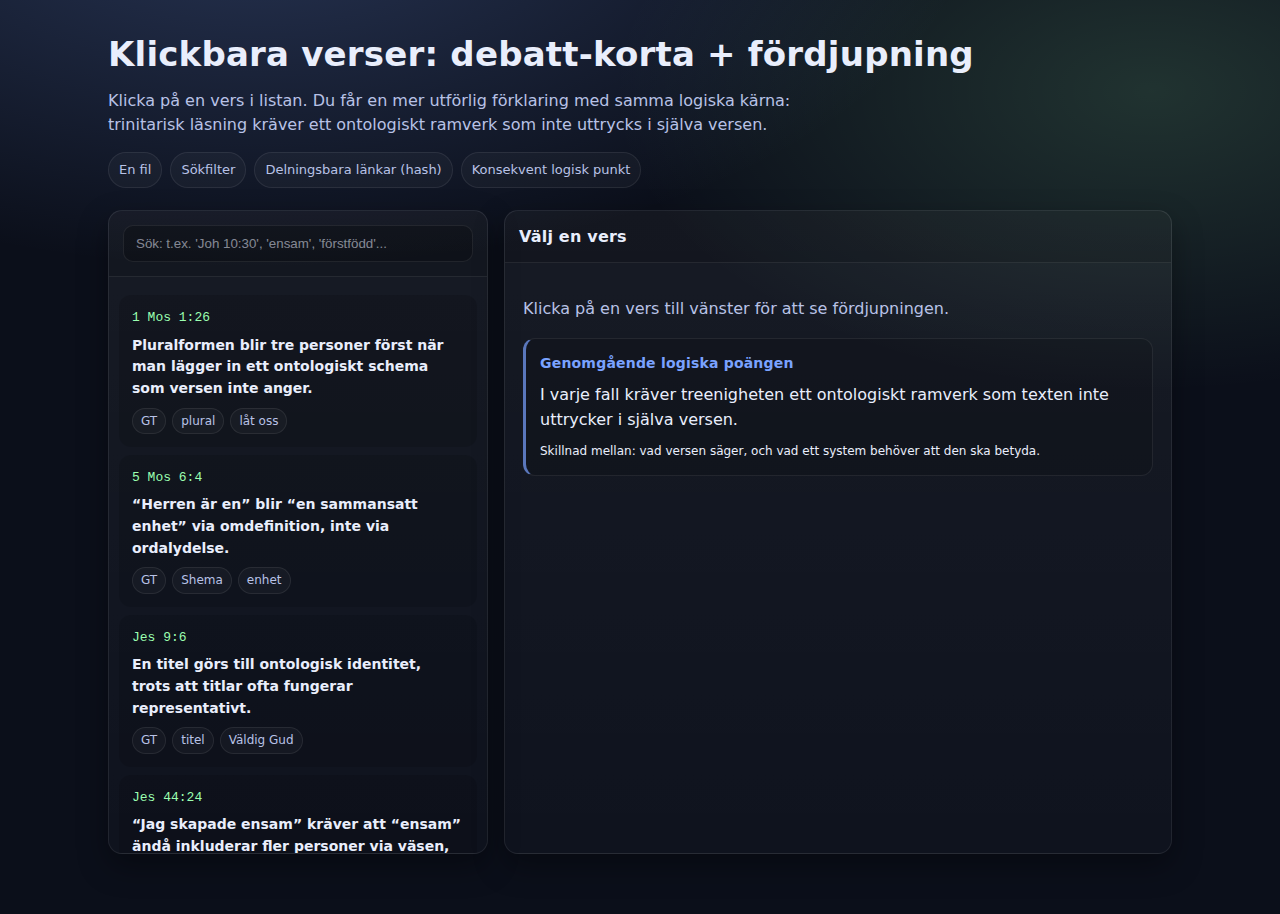
<file: index_full_related.html>
<!doctype html>
<html lang="sv">
<head>
  <meta charset="utf-8" />
  <meta name="viewport" content="width=device-width,initial-scale=1" />
  <title>Icke-trinitarier: Klickbara verser</title>
  <style>
    :root{
      --bg:#0b0f1a;
      --panel:#111a2e;
      --panel2:#0f1628;
      --text:#e9eefc;
      --muted:#b8c2e6;
      --accent:#7aa2ff;
      --accent2:#9bffb0;
      --danger:#ff7a7a;
      --border:rgba(255,255,255,.08);
      --shadow: 0 12px 30px rgba(0,0,0,.35);
      --radius: 14px;
      --mono: ui-monospace, SFMono-Regular, Menlo, Monaco, Consolas, "Liberation Mono", "Courier New", monospace;
      --sans: ui-sans-serif, system-ui, -apple-system, Segoe UI, Roboto, Helvetica, Arial, "Apple Color Emoji", "Segoe UI Emoji";
    }
    *{box-sizing:border-box}
    body{
      margin:0;
      font-family:var(--sans);
      background: radial-gradient(1200px 600px at 20% -10%, rgba(122,162,255,.25), transparent 60%),
                  radial-gradient(900px 500px at 90% 10%, rgba(155,255,176,.15), transparent 60%),
                  var(--bg);
      color:var(--text);
      line-height:1.55;
    }
    a{color:var(--accent); text-decoration:none}
    a:hover{text-decoration:underline}
    header{
      padding:28px 18px 10px;
      max-width:1100px;
      margin:0 auto;
    }
    .title{
      display:flex;
      gap:14px;
      align-items:flex-start;
      justify-content:space-between;
      flex-wrap:wrap;
    }
    h1{
      margin:0;
      font-size: clamp(22px, 3vw, 34px);
      letter-spacing:.2px;
    }
    .subtitle{
      margin:8px 0 0;
      color:var(--muted);
      max-width: 75ch;
    }
    .pillbar{
      display:flex;
      gap:8px;
      flex-wrap:wrap;
      margin-top:14px;
    }
    .pill{
      padding:7px 10px;
      border:1px solid var(--border);
      background:rgba(255,255,255,.03);
      border-radius:999px;
      color:var(--muted);
      font-size:13px;
    }
    main{
      max-width:1100px;
      margin:0 auto;
      padding: 12px 18px 60px;
      display:grid;
      grid-template-columns: 380px 1fr;
      gap:16px;
    }
    @media (max-width: 980px){
      main{grid-template-columns: 1fr}
    }
    .card{
      background: linear-gradient(180deg, rgba(255,255,255,.05), rgba(255,255,255,.02));
      border:1px solid var(--border);
      border-radius: var(--radius);
      box-shadow: var(--shadow);
      overflow:hidden;
    }
    .cardheader{
      padding:14px 14px 12px;
      border-bottom:1px solid var(--border);
      background: rgba(0,0,0,.12);
    }
    .cardheader h2{
      margin:0;
      font-size:16px;
      letter-spacing:.2px;
    }
    .cardbody{padding:14px}
    .searchrow{
      display:flex;
      gap:10px;
      align-items:center;
      padding:14px;
      border-bottom:1px solid var(--border);
      background: rgba(0,0,0,.10);
    }
    .searchrow input{
      width:100%;
      padding:10px 12px;
      border-radius:10px;
      border:1px solid var(--border);
      background: rgba(0,0,0,.22);
      color: var(--text);
      outline:none;
    }
    .searchrow input::placeholder{color: rgba(233,238,252,.55)}
    .list{
      max-height: 64vh;
      overflow:auto;
      padding: 10px;
    }
    @media (max-width: 980px){
      .list{max-height: none}
    }
    .item{
      display:block;
      padding:12px 12px;
      border-radius:12px;
      border:1px solid transparent;
      background: rgba(0,0,0,.12);
      margin:8px 0;
      cursor:pointer;
      transition: .12s ease;
    }
    .item:hover{
      border-color: rgba(122,162,255,.35);
      background: rgba(122,162,255,.10);
      transform: translateY(-1px);
    }
    .item.active{
      border-color: rgba(155,255,176,.55);
      background: rgba(155,255,176,.10);
    }
    .ref{
      font-family: var(--mono);
      font-size: 13px;
      color: var(--accent2);
    }
    .onesentence{
      margin-top:6px;
      color: var(--text);
      font-weight: 600;
      font-size: 14px;
    }
    .tags{
      margin-top:8px;
      display:flex;
      gap:6px;
      flex-wrap:wrap;
    }
    .tag{
      font-size:12px;
      padding:3px 8px;
      border-radius:999px;
      border:1px solid var(--border);
      color: var(--muted);
      background: rgba(255,255,255,.03);
    }

    .detail{
      padding:18px;
    }
    .detail h2{
      margin:0 0 4px;
      font-size: 22px;
    }
    .detail .kicker{
      color: var(--muted);
      margin:0 0 16px;
      font-family: var(--mono);
      font-size: 13px;
    }
    .block{
      padding:14px;
      border:1px solid var(--border);
      border-radius: 12px;
      background: rgba(0,0,0,.12);
      margin: 12px 0;
    }
    .block h3{
      margin:0 0 8px;
      font-size: 14px;
      letter-spacing:.2px;
      color: var(--accent);
    }
    .block p{
      margin:0 0 10px;
      color: var(--text);
    }
    .block p:last-child{margin-bottom:0}
    .logic{
      border-left: 3px solid rgba(122,162,255,.7);
    }
    .why{
      border-left: 3px solid rgba(155,255,176,.7);
    }
    .notes{
      border-left: 3px solid rgba(255,122,122,.6);
    }
    .footerhint{
      margin-top:12px;
      color: var(--muted);
      font-size: 13px;
    }
    .btnrow{
      display:flex;
      gap:10px;
      flex-wrap:wrap;
      margin-top:12px;
    }
    button{
      padding:10px 12px;
      border-radius: 12px;
      border:1px solid var(--border);
      background: rgba(255,255,255,.04);
      color: var(--text);
      cursor:pointer;
    }
    button:hover{background: rgba(122,162,255,.12); border-color: rgba(122,162,255,.35)}
    .small{font-size:12px; color:var(--muted)}
    .muted{color:var(--muted)}
    .hr{
      height:1px;
      background: var(--border);
      margin: 14px 0;
    }
    .copyok{
      color: var(--accent2);
      font-size: 12px;
      margin-left: 6px;
    }
  </style>
</head>
<body>
<header>
  <div class="title">
    <div>
      <h1>Klickbara verser: debatt-korta + fördjupning</h1>
      <p class="subtitle">
        Klicka på en vers i listan. Du får en mer utförlig förklaring med samma logiska kärna:
        trinitarisk läsning kräver ett ontologiskt ramverk som inte uttrycks i själva versen.
      </p>
      <div class="pillbar">
        <span class="pill">En fil</span>
        <span class="pill">Sökfilter</span>
        <span class="pill">Delningsbara länkar (hash)</span>
        <span class="pill">Konsekvent logisk punkt</span>
      </div>
    </div>
  </div>
</header>

<main>
  <section class="card" aria-label="Verslista">
    <div class="searchrow">
      <input id="q" type="search" placeholder="Sök: t.ex. 'Joh 10:30', 'ensam', 'förstfödd'..." />
    </div>
    <div class="list" id="list"></div>
  </section>

  <section class="card" aria-label="Detaljvy">
    <div class="cardheader">
      <h2 id="detailTitle">Välj en vers</h2>
    </div>
    <div class="detail" id="detail"></div>
  </section>
</main>

<script>
  const VERSES = [
  {
    "id": "gen-1-26",
    "ref": "1 Mos 1:26",
    "short": "Pluralformen blir tre personer först när man lägger in ett ontologiskt schema som versen inte anger.",
    "tags": [
      "GT",
      "plural",
      "låt oss"
    ],
    "expanded": {
      "logic": [
        "Texten har plural: “Låt oss göra människan”. Plural kan vara majestätiskt språk eller himmelskt råd.",
        "För att få treenigheten ur versen måste man anta: plural syftar på interna gudomliga personer i samma väsen.",
        "Men versen definierar varken antal, relation, eller väsen-kategori. Den ger bara en pluralform."
      ],
      "why": [
        "Det är ett metodproblem: man går från grammatik till metafysik utan att texten själv gör det steget."
      ],
      "notes": [
        "Fråga: Var i versen står att pluralen är en intern gudomlig dialog och inte språklig stil eller råd?"
      ]
    },
    "relatedIds": [
      "deut-6-4",
      "john-10-30",
      "matt-28-19"
    ]
  },
  {
    "id": "deut-6-4",
    "ref": "5 Mos 6:4",
    "short": "“Herren är en” blir “en sammansatt enhet” via omdefinition, inte via ordalydelse.",
    "tags": [
      "GT",
      "Shema",
      "enhet"
    ],
    "expanded": {
      "logic": [
        "Versen säger rakt: Herren är en.",
        "Treenighetsläsning behöver att “en” betyder en förenad enhet som rymmer flera personer.",
        "Men texten säger inte “en i tre personer”. Den ger en enhetssats utan ontologisk kommentar."
      ],
      "why": [
        "När ett nyckelord måste byta grundbetydelse för att modellen ska passa, då är modellen styrande, inte texten."
      ],
      "notes": [
        "Fråga: Var definieras “en” som flerperson-enhet i själva Shema?"
      ]
    },
    "relatedIds": [
      "john-17-3",
      "1cor-8-6",
      "gen-1-26"
    ]
  },
  {
    "id": "isa-9-6",
    "ref": "Jes 9:6",
    "short": "En titel görs till ontologisk identitet, trots att titlar ofta fungerar representativt.",
    "tags": [
      "GT",
      "titel",
      "Väldig Gud"
    ],
    "expanded": {
      "logic": [
        "Versen staplar hederstitlar om barnet: makt, fred, kungligt språk.",
        "Treenighetsläsning gör “Väldig Gud” till en teknisk identitetssats om väsen.",
        "Men titlar kan uttrycka funktion, mandat och Guds närvaro genom en agent utan att definiera metafysik."
      ],
      "why": [
        "Texten ger titel och uppdrag. Ontologi kräver fler premisser än vad versen uttrycker."
      ],
      "notes": [
        "Fråga: Var säger texten att titeln måste tolkas som väsen-identitet och inte som representativ kungatitel?"
      ]
    },
    "relatedIds": [
      "john-1-1",
      "col-2-9",
      "heb-1-3"
    ]
  },
  {
    "id": "isa-44-24",
    "ref": "Jes 44:24",
    "short": "“Jag skapade ensam” kräver att “ensam” ändå inkluderar fler personer via väsen, vilket versen inte säger.",
    "tags": [
      "GT",
      "skapelse",
      "ensam"
    ],
    "expanded": {
      "logic": [
        "Versen betonar exklusivitet: Herren skapade ensam och spände ut himlen själv.",
        "Treenighetsläsning måste säga: “ensam” betyder ensam som väsen, inte ensam som aktör.",
        "Det är ett ontologiskt tillägg. Texten använder ensamhetsspråk för att utesluta andra deltagare."
      ],
      "why": [
        "Om textens poäng är exklusivitet, ska man inte behöva en dold kategori för att undvika att ta den på orden."
      ],
      "notes": [
        "Fråga: Var i versen finns distinktionen “ensam som person” kontra “ensam som väsen”?"
      ]
    },
    "relatedIds": [
      "john-1-1",
      "1cor-8-6",
      "col-1-15"
    ]
  },
  {
    "id": "isa-45-23-phil-2-10",
    "ref": "Jes 45:23 och Fil 2:10",
    "short": "Samma tillbedjansspråk används, och treenigheten kräver en harmoniseringsmodell för att undvika konkurrens med Guds unika tillbedjan.",
    "tags": [
      "GT/NT",
      "tillbedjan",
      "knä"
    ],
    "expanded": {
      "logic": [
        "Jesaja beskriver att varje knä ska böjas och varje tunga svära trohet till Herren.",
        "Filipperbrevet applicerar knäböjning på Jesus i hans upphöjelse.",
        "Treenighetsläsning måste införa: Jesus delar Guds väsen så att tillbedjan inte blir konkurrerande.",
        "Men den mekanismen står inte i verserna. Den kommer från ett externt schema."
      ],
      "why": [
        "Texten visar spänning som kräver förklaring. Treenigheten löser den genom natur-person-ramverket, inte genom explicit definition."
      ],
      "notes": [
        "Fråga: Var förklarar texten själv hur unik tillbedjan kan riktas till två utan ontologiskt ramverk?"
      ]
    },
    "relatedIds": [
      "rev-5",
      "1cor-8-6",
      "john-5-22"
    ]
  },
  {
    "id": "zech-12-10",
    "ref": "Sak 12:10",
    "short": "Representationsspråk görs till ontologisk identitet för att få in treenigheten.",
    "tags": [
      "GT",
      "mig",
      "genomborrade"
    ],
    "expanded": {
      "logic": [
        "Versen säger att folket ser upp till “mig” som de har genomborrat.",
        "Treenighetsläsning gör detta till direkt väsen-identitet: den genomborrade är Herren ontologiskt.",
        "Men profetiskt språk kan uttrycka Guds identifikation med sitt sändebud, utan att versen definierar väsen eller personsamband."
      ],
      "why": [
        "Poängen är metod: man hoppar från profetiskt identifikationsspråk till metafysik utan att texten ger steget."
      ],
      "notes": [
        "Fråga: Var i versen definieras att “mig” måste betyda ontologisk identitet och inte representation/identifikation?"
      ]
    },
    "relatedIds": [
      "john-20-28",
      "john-14-9",
      "rev-5"
    ]
  },
  {
    "id": "zech-14-4",
    "ref": "Sak 14:4",
    "short": "“Herren kommer” görs till “Jesus är Herren i väsen” via antagande, inte via textens egen definition.",
    "tags": [
      "GT",
      "Olivberget",
      "ankomst"
    ],
    "expanded": {
      "logic": [
        "Versen beskriver Herrens ankomst och att hans fötter står på Olivberget.",
        "Treenighetsläsning kopplar profetian till Jesus och drar ontologisk slutsats om väsen.",
        "Men profetiskt “Herren kommer” är inte automatiskt en metafysisk sats om person och väsen. Den behöver en tolkningsnyckel utanför versen."
      ],
      "why": [
        "Man kan identifiera messianska uppfyllelser utan att göra varje ‘Herren’-text till en teknisk väsen-definition."
      ],
      "notes": [
        "Fråga: Var säger versen att uppfyllelse måste betyda väsen-identitet och inte Guds handlande genom sin Messias?"
      ]
    },
    "relatedIds": [
      "rev-22-13",
      "rev-1-8",
      "phil-2-6-11"
    ]
  },
  {
    "id": "matt-28-19",
    "ref": "Matt 28:19",
    "short": "En dopformel räknar upp tre, men treenigheten läser in ontologi som formeln inte uttalar.",
    "tags": [
      "Evangelier",
      "dop",
      "Fadern Sonen Anden"
    ],
    "expanded": {
      "logic": [
        "Versen ger dop i Faderns, Sonens och den helige Andes namn.",
        "Treenighetsläsning gör listan till ontologisk karta: tre personer, ett väsen.",
        "Men versen definierar inte vad “namn” innebär metafysiskt, eller hur relationen mellan de tre ska förstås ontologiskt."
      ],
      "why": [
        "Att tre nämns tillsammans kan vara liturgi och auktoritet. Ontologi är ett separat steg."
      ],
      "notes": [
        "Fråga: Var i dopformeln står något om ‘tre personer i ett väsen’?"
      ]
    },
    "relatedIds": [
      "acts-5-3-4",
      "john-1-1",
      "john-17-3"
    ]
  },
  {
    "id": "john-1-1",
    "ref": "Joh 1:1",
    "short": "“Ordet var Gud” blir identitet först när man väljer en ontologisk läsning som versen inte förklarar.",
    "tags": [
      "Evangelier",
      "Johannes",
      "Logos"
    ],
    "expanded": {
      "logic": [
        "Utsagan är stark: Ordet var hos Gud och Ordet var Gud.",
        "Treenighetsläsning antar identitet i ontologisk mening.",
        "Men språket kan också uttrycka kvalitet: Ordet är gudomligt, bär Guds natur/karaktär, utan att versen definierar personschema och väsen-lära."
      ],
      "why": [
        "Versen kan bära hög kristologi, men den formulerar inte treenighetens teknik. Modellen kommer utifrån."
      ],
      "notes": [
        "Fråga: Var i versen definieras att detta måste betyda ‘en och samma Gud i tre personer’?"
      ]
    },
    "relatedIds": [
      "col-2-9",
      "heb-1-3",
      "isa-44-24"
    ]
  },
  {
    "id": "john-1-18",
    "ref": "Joh 1:18",
    "short": "Ontologi byggs på en titel och en textvariant i stället för på en explicit definition.",
    "tags": [
      "Evangelier",
      "Johannes",
      "textvariant"
    ],
    "expanded": {
      "logic": [
        "Versen har olika läsarter (enfödde Gud/enfödde Son) beroende på texttradition.",
        "Treenighetsläsning kan göra formuleringen till ontologisk hörnsten.",
        "Men när en vers har varianter är det svagt att låta den bära en hel metafysisk konstruktion utan att resten av texten uttalar den."
      ],
      "why": [
        "Metodpoängen: ontologi kräver tydlig och stabil definition, inte en osäker formulering som måste säkras via textkritik."
      ],
      "notes": [
        "Fråga: Varför ska en omdiskuterad läsart avgöra en ontologisk lära som texten annars inte uttrycker rakt?"
      ]
    },
    "relatedIds": [
      "john-1-1",
      "john-17-3",
      "titus-2-13"
    ]
  },
  {
    "id": "john-3-13",
    "ref": "Joh 3:13",
    "short": "“Som är i himlen” används ontologiskt trots textkritisk osäkerhet.",
    "tags": [
      "Evangelier",
      "Johannes",
      "textkritik"
    ],
    "expanded": {
      "logic": [
        "Vissa handskrifter har tillägget “som är i himlen”.",
        "Treenighetsläsning kan använda det för att argumentera för samtidig himmelsk närvaro.",
        "Men när formuleringen är osäker bör den inte bära ontologisk bevisbörda."
      ],
      "why": [
        "Det blir bakvänt: man använder ett osäkert tillägg som stöd för en säker metafysik."
      ],
      "notes": [
        "Fråga: Om uttrycket är omstritt, varför behandlas det som ontologiskt avgörande?"
      ]
    },
    "relatedIds": [
      "john-1-18",
      "john-8-58",
      "phil-2-6-11"
    ]
  },
  {
    "id": "john-5-22",
    "ref": "Joh 5:22",
    "short": "Given auktoritet blir ofarlig först när man skiljer ‘roll’ från ‘väsen’ via en extern modell.",
    "tags": [
      "Evangelier",
      "dom",
      "auktoritet"
    ],
    "expanded": {
      "logic": [
        "Fadern ger domen till Sonen.",
        "Treenighetsläsning måste säga att givandet inte innebär rangskillnad, bara funktionsordning.",
        "Men texten beskriver delegation och mottagande. Att neutralisera underordning kräver natur-person-distinktion som versen inte uttrycker."
      ],
      "why": [
        "När textens relationella språk måste avväpnas för att skydda en ontologi, då är ontologin pålagd."
      ],
      "notes": [
        "Fråga: Var säger versen att ‘given’ auktoritet inte innebär verklig underordning?"
      ]
    },
    "relatedIds": [
      "acts-2-36",
      "phil-2-6-11",
      "1cor-15-28"
    ]
  },
  {
    "id": "john-8-58",
    "ref": "Joh 8:58",
    "short": "Varje ‘ego eimi’ kopplas till 2 Mos 3:14 genom antagande, inte genom explicit hänvisning i texten.",
    "tags": [
      "Evangelier",
      "Jag är",
      "ego eimi"
    ],
    "expanded": {
      "logic": [
        "Jesus säger “innan Abraham blev till, är jag”.",
        "Treenighetsläsning gör det till direkt anspråk på Guds namn i 2 Mos 3:14.",
        "Men uttrycket “jag är” förekommer i fler sammanhang. Kopplingen till teofanin är en teologisk association som texten inte explicit gör."
      ],
      "why": [
        "Man kan erkänna att utsagan är stark utan att automatiskt göra den till en teknisk identitetssats om väsen."
      ],
      "notes": [
        "Fråga: Var i Johannestexten sägs att detta är en direkt citatkoppling till 2 Mos 3:14?"
      ]
    },
    "relatedIds": [
      "john-10-30",
      "john-14-9",
      "isa-45-23-phil-2-10"
    ]
  },
  {
    "id": "john-10-30",
    "ref": "Joh 10:30",
    "short": "“Ett” blir väsen-enhet när man lägger in ontologi som versen inte definierar.",
    "tags": [
      "Evangelier",
      "enhet",
      "ett"
    ],
    "expanded": {
      "logic": [
        "Jesus säger: “Jag och Fadern är ett”.",
        "Treenighetsläsning gör “ett” till ontologisk enhet i väsen.",
        "Men enhetsspråk kan syfta på vilja, mål och uppdrag. Versen definierar inte ‘ett’ som en väsen-kategori."
      ],
      "why": [
        "Det är samma metodmönster: relationellt språk pressas till ontologi via extern modell."
      ],
      "notes": [
        "Fråga: Var i versen står att ‘ett’ betyder ‘ett väsen’ och inte enhet i uppdrag?"
      ]
    },
    "relatedIds": [
      "john-17-3",
      "deut-6-4",
      "john-14-9"
    ]
  },
  {
    "id": "john-14-9",
    "ref": "Joh 14:9",
    "short": "Uppenbarelse görs till identitet genom ett ontologiskt steg som texten inte uttalar.",
    "tags": [
      "Evangelier",
      "uppenbarelse",
      "Fadern"
    ],
    "expanded": {
      "logic": [
        "“Den som har sett mig har sett Fadern” handlar om att Sonen visar Fadern.",
        "Treenighetsläsning gör det till ontologisk identitet.",
        "Men att se någon genom den som representerar honom är ett etablerat relationsmönster. Versen definierar inte väsen eller personsamband."
      ],
      "why": [
        "När ‘uppenbarar’ automatiskt betyder ‘är identisk i väsen’, då är det modellen som talar."
      ],
      "notes": [
        "Fråga: Var i versen står att se = ontologisk identitet och inte full representation?"
      ]
    },
    "relatedIds": [
      "john-1-1",
      "john-17-3",
      "john-20-28"
    ]
  },
  {
    "id": "john-17-3",
    "ref": "Joh 17:3",
    "short": "“Fadern är den ende sanne Guden” kräver omdefinition av ‘ende’ för att inkludera fler personer.",
    "tags": [
      "Evangelier",
      "ende",
      "sanne Guden"
    ],
    "expanded": {
      "logic": [
        "Jesus adresserar Fadern som “den ende sanne Guden” och sig själv som den utsände.",
        "Treenighetsläsning måste flytta ‘ende’ från person till väsen och sedan inkludera Sonen i samma väsen.",
        "Men den distinktionen uttalas inte här. Versen pekar direkt på Fadern."
      ],
      "why": [
        "Det blir tydligt att natur-person-schemat är importerat. Texten ger relation, inte metafysisk ram."
      ],
      "notes": [
        "Fråga: Var i versen definieras att ‘ende’ betyder ‘ett väsen med flera personer’?"
      ]
    },
    "relatedIds": [
      "deut-6-4",
      "1cor-8-6",
      "john-20-28"
    ]
  },
  {
    "id": "john-20-17",
    "ref": "Joh 20:17",
    "short": "“Min Gud” kräver ett två-natur-ramverk för att undvika att Jesus faktiskt står under Gud i relation.",
    "tags": [
      "Evangelier",
      "min Gud",
      "uppståndelsen"
    ],
    "expanded": {
      "logic": [
        "Den uppståndne Jesus säger: “min Gud och er Gud”.",
        "Treenighetsläsning måste säga: detta gäller hans mänskliga natur, inte hans gudomliga.",
        "Men versen själv ger ingen naturförklaring. Den uttrycker relation: Jesus riktar sig till Gud."
      ],
      "why": [
        "Det är precis ditt huvudmönster: spänningar löses genom en extern modell, inte av versens egna definitioner."
      ],
      "notes": [
        "Fråga: Var i versen står två-natur-nyckeln som gör att ‘min Gud’ inte betyder faktisk gud-relation?"
      ]
    },
    "relatedIds": [
      "1cor-15-28",
      "heb-1-8-9",
      "1tim-2-5"
    ]
  },
  {
    "id": "john-20-28",
    "ref": "Joh 20:28",
    "short": "Utsagan “min Gud” måste harmoniseras med Joh 17:3 genom natur-distinktion som inte står i texten.",
    "tags": [
      "Evangelier",
      "Thomas",
      "min Gud"
    ],
    "expanded": {
      "logic": [
        "Thomas utropar: “Min Herre och min Gud”.",
        "Treenighetsläsning gör detta till ontologisk identitet och löser spänningen mot “Fadern är ende sanne Guden” via natur-person-modell.",
        "Men själva versen ger ingen harmoniseringsmekanism. Den måste importeras."
      ],
      "why": [
        "Man kan hålla utsagan maximal utan att påstå att den i sig definierar treenighetens ontologi."
      ],
      "notes": [
        "Fråga: Var i texten står harmoniseringsnyckeln, och inte i ett senare system?"
      ]
    },
    "relatedIds": [
      "john-17-3",
      "rom-9-5",
      "titus-2-13"
    ]
  },
  {
    "id": "acts-2-36",
    "ref": "Apg 2:36",
    "short": "Om Jesus redan är ontologiskt Gud blir “Gud gjorde honom till Herre” ett problem som kräver ett extra lager.",
    "tags": [
      "Apg",
      "upphöjelse",
      "Herre"
    ],
    "expanded": {
      "logic": [
        "Petrus säger att Gud gjorde Jesus till Herre och Messias.",
        "Treenighetsläsning måste säga att detta gäller hans mänskliga roll eller ekonomi, inte hans väsen.",
        "Men versen beskriver en faktisk utnämning och upphöjelse. Ontologin måste skyddas med ett externt schema."
      ],
      "why": [
        "När texten talar om att Gud gör något med Jesus, är det relationellt språk. Att göra det ontologiskt neutralt kräver modell."
      ],
      "notes": [
        "Fråga: Var i versen står att ‘gjorde’ inte är en verklig upphöjelse utan bara rollbeskrivning?"
      ]
    },
    "relatedIds": [
      "phil-2-6-11",
      "john-5-22",
      "1cor-15-28"
    ]
  },
  {
    "id": "acts-5-3-4",
    "ref": "Apg 5:3-4",
    "short": "Likställning i skuld blir person-ontologi först när man antar att Anden måste vara en separat person.",
    "tags": [
      "Apg",
      "Anden",
      "Gud"
    ],
    "expanded": {
      "logic": [
        "Texten säger att Ananias ljög för den helige Anden och att han ljög för Gud.",
        "Treenighetsläsning gör detta till en definition: Anden är en gudomlig person.",
        "Men texten definierar inte personstatus. Den kan också uttrycka att Anden är Guds närvaro och att bedraga Anden är att bedraga Gud."
      ],
      "why": [
        "Likställning i ansvar är inte automatiskt en teknisk ontologisk sats. Det steget måste läggas till."
      ],
      "notes": [
        "Fråga: Var i versen definieras att Anden är en separat person och inte Guds verksamma närvaro?"
      ]
    },
    "relatedIds": [
      "matt-28-19",
      "1cor-8-6",
      "rev-5"
    ]
  },
  {
    "id": "rom-9-5",
    "ref": "Rom 9:5",
    "short": "En omstridd grammatikfråga måste låsas till en lösning för att bära ontologin.",
    "tags": [
      "Paulus",
      "grammatik",
      "omstridd"
    ],
    "expanded": {
      "logic": [
        "Versens tolkning beror på interpunktion och grammatisk analys.",
        "Treenighetsläsning behöver att formuleringen blir en direkt gudstitel på Kristus.",
        "Men när texten är omstridd blir det tydligt att ontologin inte ligger självklart i ordalydelsen utan i beslutet om hur den ska läsas."
      ],
      "why": [
        "Om läran kräver att en omstridd vers måste betyda exakt en sak, visar det hur mycket som hänger på extern tolkning."
      ],
      "notes": [
        "Fråga: Varför ska en omtvistad interpunktion avgöra en ontologisk slutsats?"
      ]
    },
    "relatedIds": [
      "titus-2-13",
      "john-20-28",
      "john-1-1"
    ]
  },
  {
    "id": "1cor-8-6",
    "ref": "1 Kor 8:6",
    "short": "Paulus säger “en Gud, Fadern” och “en Herre, Jesus” men treenigheten kräver en dold väsen-läsning bakom textens ord.",
    "tags": [
      "Paulus",
      "en Gud",
      "en Herre"
    ],
    "expanded": {
      "logic": [
        "Versen särskiljer tydligt: en Gud, Fadern, och en Herre, Jesus Kristus.",
        "Treenighetsläsning måste säga att detta ändå innebär tre personer i ett väsen.",
        "Men versen formulerar inte det. Den använder två titlar på ett sätt som naturligt läses relationellt."
      ],
      "why": [
        "När en nytestamentlig nyckelvers inte säger ‘en Gud i tre personer’ utan kräver bakgrundssystem, blir systemet avgörande."
      ],
      "notes": [
        "Fråga: Var i 1 Kor 8:6 står person-väsen-schemat uttryckligen?"
      ]
    },
    "relatedIds": [
      "deut-6-4",
      "john-17-3",
      "isa-44-24"
    ]
  },
  {
    "id": "1cor-15-28",
    "ref": "1 Kor 15:28",
    "short": "Sonen underordnar sig och treenigheten måste avskärma detta från ontologi via en extern distinktion.",
    "tags": [
      "Paulus",
      "underordning",
      "slutet"
    ],
    "expanded": {
      "logic": [
        "Texten säger att Sonen till sist ska underordna sig den som lagt allt under honom.",
        "Treenighetsläsning måste säga: detta är funktionellt, inte ontologiskt.",
        "Men versen ger en faktisk relationell ordning. Att säga ‘ingen ontologisk konsekvens’ kräver natur-person-ramverket."
      ],
      "why": [
        "Om en text tydligt visar riktning och underordning, är det modellen som måste jobba hårt för att neutralisera det."
      ],
      "notes": [
        "Fråga: Var i versen står att underordningen inte rör verklig status utan bara ‘ekonomi’?"
      ]
    },
    "relatedIds": [
      "john-20-17",
      "phil-2-6-11",
      "1tim-2-5"
    ]
  },
  {
    "id": "phil-2-6-11",
    "ref": "Fil 2:6-11",
    "short": "Gud upphöjer Jesus, och treenigheten måste säga att upphöjelsen bara gäller ‘rollen’ för att skydda jämlikhet i väsen.",
    "tags": [
      "Paulus",
      "upphöjelse",
      "namnet"
    ],
    "expanded": {
      "logic": [
        "Texten beskriver ödmjukelse och att Gud därefter upphöjer Jesus och ger honom namnet över alla namn.",
        "Treenighetsläsning måste säga att Jesus redan är jämlik Gud i väsen, så upphöjelsen gäller endast inkarnationens ekonomi.",
        "Men versen uttrycker givande och upphöjelse som verkliga skeenden. Det kräver en extern ram för att omtolka innebörden."
      ],
      "why": [
        "Poängen är inte att texten är svag, utan att treenighetens ontologi inte står här som explicit definition."
      ],
      "notes": [
        "Fråga: Var i texten anges att upphöjelsen inte säger något om status, utan bara om ‘roll’?"
      ]
    },
    "relatedIds": [
      "acts-2-36",
      "isa-45-23-phil-2-10",
      "1cor-15-28"
    ]
  },
  {
    "id": "col-1-15",
    "ref": "Kol 1:15",
    "short": "“Förstfödd” måste omtolkas så att det inte betyder först, annars skaver det mot ontologisk jämlikhet.",
    "tags": [
      "Paulus",
      "förstfödd",
      "skapelse"
    ],
    "expanded": {
      "logic": [
        "Jesus kallas den förstfödde före allt skapat.",
        "Treenighetsläsning behöver att ‘förstfödd’ här bara betyder rang eller rättighet, inte ordning.",
        "Det är möjligt i vissa texter, men poängen är att man måste styra ordets innebörd för att undvika en naturlig konsekvens."
      ],
      "why": [
        "När ett ord måste tvingas bort från sin normaltyngd för att modellen ska gå ihop, då ser man modellens styrning."
      ],
      "notes": [
        "Fråga: Var säger texten att ‘förstfödd’ inte får betyda först i ordning här?"
      ]
    },
    "relatedIds": [
      "isa-44-24",
      "col-2-9",
      "john-1-1"
    ]
  },
  {
    "id": "col-2-9",
    "ref": "Kol 2:9",
    "short": "“Fullheten bor i honom” blir identitet först när man antar att ‘bor i’ betyder ontologisk likhet.",
    "tags": [
      "Paulus",
      "fullhet",
      "bor i"
    ],
    "expanded": {
      "logic": [
        "Versen säger att gudomlighetens fullhet bor i Kristus kroppsligen.",
        "Treenighetsläsning gör det till ontologisk identitet: Kristus är Gud i väsen.",
        "Men ‘bor i’ är ett relationsverb. Texten kan lika gärna uttrycka Guds fulla närvaro och verkan i Kristus utan att definiera treenighetsmetafysik."
      ],
      "why": [
        "Det är samma mönster: relationella verb pressas till ontologi via extern modell."
      ],
      "notes": [
        "Fråga: Var definieras att ‘bor i’ måste betyda väsen-identitet och inte Guds fulla närvaro?"
      ]
    },
    "relatedIds": [
      "john-1-1",
      "isa-9-6",
      "heb-1-3"
    ]
  },
  {
    "id": "1tim-2-5",
    "ref": "1 Tim 2:5",
    "short": "En Gud och en medlare gör skillnad mellan Gud och Kristus, och treenigheten måste lösa det via två-natur-ramverk.",
    "tags": [
      "Paulus",
      "medlare",
      "en Gud"
    ],
    "expanded": {
      "logic": [
        "Versen säger: en Gud och en medlare mellan Gud och människor, människan Kristus Jesus.",
        "Treenighetsläsning måste säga att medlarrollen gäller hans mänskliga natur.",
        "Men texten själv driver distinktion: Gud å ena sidan, medlaren å andra sidan. Natur-distinktionen är inte uttalad här."
      ],
      "why": [
        "När en klar distinktion måste omklassas som ‘bara roll’ för att skydda ontologi, är det systemet som gör jobbet."
      ],
      "notes": [
        "Fråga: Var i versen står två-natur-nyckeln som gör att Gud ändå medlar mellan Gud och människor?"
      ]
    },
    "relatedIds": [
      "1cor-15-28",
      "john-20-17",
      "acts-2-36"
    ]
  },
  {
    "id": "titus-2-13",
    "ref": "Titus 2:13",
    "short": "En grammatisk regel får bära en ontologisk slutsats som texten i övrigt inte formulerar.",
    "tags": [
      "Paulus",
      "grammatik",
      "titel"
    ],
    "expanded": {
      "logic": [
        "Versen kan tolkas beroende på grekisk grammatik och stil.",
        "Treenighetsläsning lutar på en specifik grammatisk regel för att göra uttrycket till en direkt gudstitel om Jesus.",
        "Även om man accepterar en hög titel här följer inte automatiskt ‘tre personer i ett väsen’. Den ontologin måste fortfarande tillföras."
      ],
      "why": [
        "Titlar kan vara höga och sanna utan att versen därmed blir en explicit ontologisk definition."
      ],
      "notes": [
        "Fråga: Även om titeln syftar på Jesus, var definieras treenighetens personschema och väsen-kategori?"
      ]
    },
    "relatedIds": [
      "rom-9-5",
      "john-20-28",
      "john-1-18"
    ]
  },
  {
    "id": "heb-1-3",
    "ref": "Hebr 1:3",
    "short": "Avbild och avglans blir identitet först när man läser in ontologi som bildspråket inte definierar.",
    "tags": [
      "Hebreerbrevet",
      "avbild",
      "väsen"
    ],
    "expanded": {
      "logic": [
        "Sonen kallas avglans av Guds härlighet och avbild av hans väsen.",
        "Treenighetsläsning gör avbilden till ontologisk identitet eller samma gudomliga väsen.",
        "Men avbildspråk betyder representation. Det kan uttrycka perfekt likhet utan att vara en teknisk sats om tre personer i ett väsen."
      ],
      "why": [
        "Bildspråk kan bära hög teologi, men kräver försiktighet när man gör det till exakt metafysik."
      ],
      "notes": [
        "Fråga: Var säger texten att avbild = samma väsen, och inte full representation?"
      ]
    },
    "relatedIds": [
      "john-1-1",
      "isa-9-6",
      "col-2-9"
    ]
  },
  {
    "id": "heb-1-8-9",
    "ref": "Hebr 1:8-9",
    "short": "“Gud, din Gud” tvingar fram ett harmoniseringsschema: hur kan Gud ha en Gud?",
    "tags": [
      "Hebreerbrevet",
      "Gud din Gud",
      "spänning"
    ],
    "expanded": {
      "logic": [
        "Texten ger starka titlar och säger samtidigt: “Gud, din Gud, har smort dig”.",
        "Treenighetsläsning måste lösa detta via natur-distinktion eller interna relationer.",
        "Men versen själv ger ingen ontologisk förklaring. Den ger en spänning som systemet måste reda ut."
      ],
      "why": [
        "Det är tydligt: man behöver ett yttre ramverk för att göra utsagorna kompatibla som ontologi."
      ],
      "notes": [
        "Fråga: Var definieras i texten hur en som kallas Gud samtidigt har ‘din Gud’?"
      ]
    },
    "relatedIds": [
      "john-20-17",
      "1cor-15-28",
      "phil-2-6-11"
    ]
  },
  {
    "id": "rev-1-8",
    "ref": "Upp 1:8",
    "short": "För att göra detta till Jesus måste man först bestämma talaren och sedan läsa in ontologi, vilket texten inte explicit gör.",
    "tags": [
      "Uppenbarelseboken",
      "Alfa Omega",
      "Allsmäktig"
    ],
    "expanded": {
      "logic": [
        "Versen innehåller “Alfa och Omega” och “Allsmäktig”.",
        "Treenighetsläsning vill knyta titlarna till Jesus för ontologisk identitet.",
        "Men texten kräver först en tydlig talaridentifiering. Utan det blir ontologiska slutsatser en tolkning ovanpå textens röstväxlingar."
      ],
      "why": [
        "Stegen blir: bestäm talare, anta modell, dra ontologi. Versen i sig ger inte en explicit treenighetsdefinition."
      ],
      "notes": [
        "Fråga: Var i passagen står entydigt att ‘Allsmäktig’ här är Jesus och inte Gud som talar?"
      ]
    },
    "relatedIds": [
      "rev-22-13",
      "rev-5",
      "isa-45-23-phil-2-10"
    ]
  },
  {
    "id": "rev-5",
    "ref": "Upp 5",
    "short": "Delad ära blir ontologisk likhet först när man antar att ära bara kan delas om väsen delas.",
    "tags": [
      "Uppenbarelseboken",
      "Lammet",
      "ära"
    ],
    "expanded": {
      "logic": [
        "Lammet får ära, lov och makt i en himmelsk scen.",
        "Treenighetsläsning gör det till bevis för samma ontologiska gudom.",
        "Men apokalyptiskt språk kan ge ära till den Gud upphöjer och placerar vid sin sida. Att ‘delad ära’ kräver ‘delat väsen’ är en extra princip."
      ],
      "why": [
        "Texten visar att Lammet är centralt och upphöjt. Den säger inte att detta är en teknisk väsen-definition."
      ],
      "notes": [
        "Fråga: Var säger texten att ära till Lammet betyder att Lammet är Gud i väsen, och inte Guds upphöjde representant?"
      ]
    },
    "relatedIds": [
      "isa-45-23-phil-2-10",
      "rev-1-8",
      "john-20-28"
    ]
  },
  {
    "id": "rev-22-13",
    "ref": "Upp 22:13",
    "short": "Alfa och Omega kräver talarbestämning. Utan det läser man identitet in i titeln via antagande.",
    "tags": [
      "Uppenbarelseboken",
      "Alfa Omega",
      "talare"
    ],
    "expanded": {
      "logic": [
        "“Jag är Alfa och Omega” förekommer i en sektion där röster kan växla.",
        "Treenighetsläsning behöver att talaren är Jesus för att få ontologisk identitet.",
        "Men först måste man visa talaren i texten. Annars blir ontologin resultatet av en förhandsmodell."
      ],
      "why": [
        "Det är en enkel logisk poäng: om talaren inte är fastställd, är ontologisk slutsats för tidig."
      ],
      "notes": [
        "Fråga: Var i texten fastslås otvetydigt vem ‘jag’ är i just denna replik?"
      ]
    },
    "relatedIds": [
      "rev-1-8",
      "rev-5",
      "zech-14-4"
    ]
  }
];

  const byId = Object.fromEntries(VERSES.map(v => [v.id, v]));

  const listEl = document.getElementById("list");
  const qEl = document.getElementById("q");
  const detailTitleEl = document.getElementById("detailTitle");
  const detailEl = document.getElementById("detail");

  function escapeHtml(s){
    return s.replaceAll("&","&amp;").replaceAll("<","&lt;").replaceAll(">","&gt;").replaceAll('"',"&quot;");
  }

  function renderList(filterText){
    const t = (filterText || "").trim().toLowerCase();
    const items = VERSES.filter(v => {
      if(!t) return true;
      const hay = [v.ref, v.short, ...(v.tags||[])].join(" ").toLowerCase();
      return hay.includes(t);
    });

    const activeId = getRouteId();
    listEl.innerHTML = items.map(v => {
      const active = v.id === activeId ? "active" : "";
      return `
        <a class="item ${active}" href="#/${v.id}" data-id="${v.id}">
          <div class="ref">${escapeHtml(v.ref)}</div>
          <div class="onesentence">${escapeHtml(v.short)}</div>
          <div class="tags">
            ${(v.tags||[]).map(tag => `<span class="tag">${escapeHtml(tag)}</span>`).join("")}
          </div>
        </a>
      `;
    }).join("");

    if(items.length === 0){
      listEl.innerHTML = `<div class="cardbody muted">Inga träffar. Prova ett annat ord.</div>`;
    }
  }

  function getRouteId(){
    const h = location.hash || "";
    const m = h.match(/^#\/([^\/]+)$/);
    return m ? m[1] : null;
  }

  function setDetail(v){
    if(!v){
      detailTitleEl.textContent = "Välj en vers";
      detailEl.innerHTML = `
        <p class="muted">Klicka på en vers till vänster för att se fördjupningen.</p>
        <div class="block logic">
          <h3>Genomgående logiska poängen</h3>
          <p>I varje fall kräver treenigheten ett ontologiskt ramverk som texten inte uttrycker i själva versen.</p>
          <p class="small">Skillnad mellan: vad versen säger, och vad ett system behöver att den ska betyda.</p>
        </div>
      `;
      return;
    }

    detailTitleEl.textContent = v.ref;
    const shareLink = location.origin + location.pathname + "#/" + v.id;

    detailEl.innerHTML = `
      <div class="kicker">${escapeHtml(v.tags.join(" · "))}</div>

      <div class="block logic">
        <h3>Debatt-kärna</h3>
        <p><strong>${escapeHtml(v.short)}</strong></p>
      </div>

      <div class="block why">
        <h3>Utförlig förklaring</h3>
        ${v.expanded.logic.map(p => `<p>${escapeHtml(p)}</p>`).join("")}
      </div>

      <div class="block logic">
        <h3>Varför det spelar roll</h3>
        ${v.expanded.why.map(p => `<p>${escapeHtml(p)}</p>`).join("")}
      </div>

      <div class="block notes">
        <h3>Debattfråga att ställa</h3>
        ${v.expanded.notes.map(p => `<p>${escapeHtml(p)}</p>`).join("")}
      
      ${v.relatedIds && v.relatedIds.length ? `
      <div class="block logic">
        <h3>Relaterade verser</h3>
        <div class="tags">
          ${v.relatedIds.map(id => {
            const rv = byId[id];
            const label = rv ? rv.ref : id;
            return `<a class="tag" href="#/${id}" title="${label}">${label}</a>`;
          }).join("")}
        </div>
        <p class="small muted" style="margin-top:10px">Klicka för att hoppa direkt till nästa relevanta text.</p>
      </div>
      ` : ``}

      <div class="hr"></div>

      <div class="btnrow">
        <button id="copyBtn">Kopiera länk till denna vers</button>
        <button id="backBtn">Till listan</button>
      </div>
      <div class="footerhint">
        Tips: Du kan dela en specifik vers via hash, t.ex. <span class="small">#/${escapeHtml(v.id)}</span>
      </div>
      <div class="small muted">Länk: <span class="small" style="font-family:var(--mono)">${escapeHtml(shareLink)}</span></div>
    `;

    document.getElementById("backBtn").addEventListener("click", () => {
      location.hash = "";
    });

    document.getElementById("copyBtn").addEventListener("click", async () => {
      try{
        await navigator.clipboard.writeText(shareLink);
        const btn = document.getElementById("copyBtn");
        btn.innerHTML = "Kopierat <span class='copyok'>✓</span>";
        setTimeout(() => btn.textContent = "Kopiera länk till denna vers", 1200);
      }catch(e){
        alert("Kunde inte kopiera. Markera länken manuellt och kopiera.");
      }
    });
  }

  function renderFromRoute(){
    const id = getRouteId();
    const v = id ? byId[id] : null;
    renderList(qEl.value);
    setDetail(v);
  }

  qEl.addEventListener("input", () => renderList(qEl.value));
  window.addEventListener("hashchange", renderFromRoute);

  renderFromRoute();
</script>
</body>
</html>
</file>
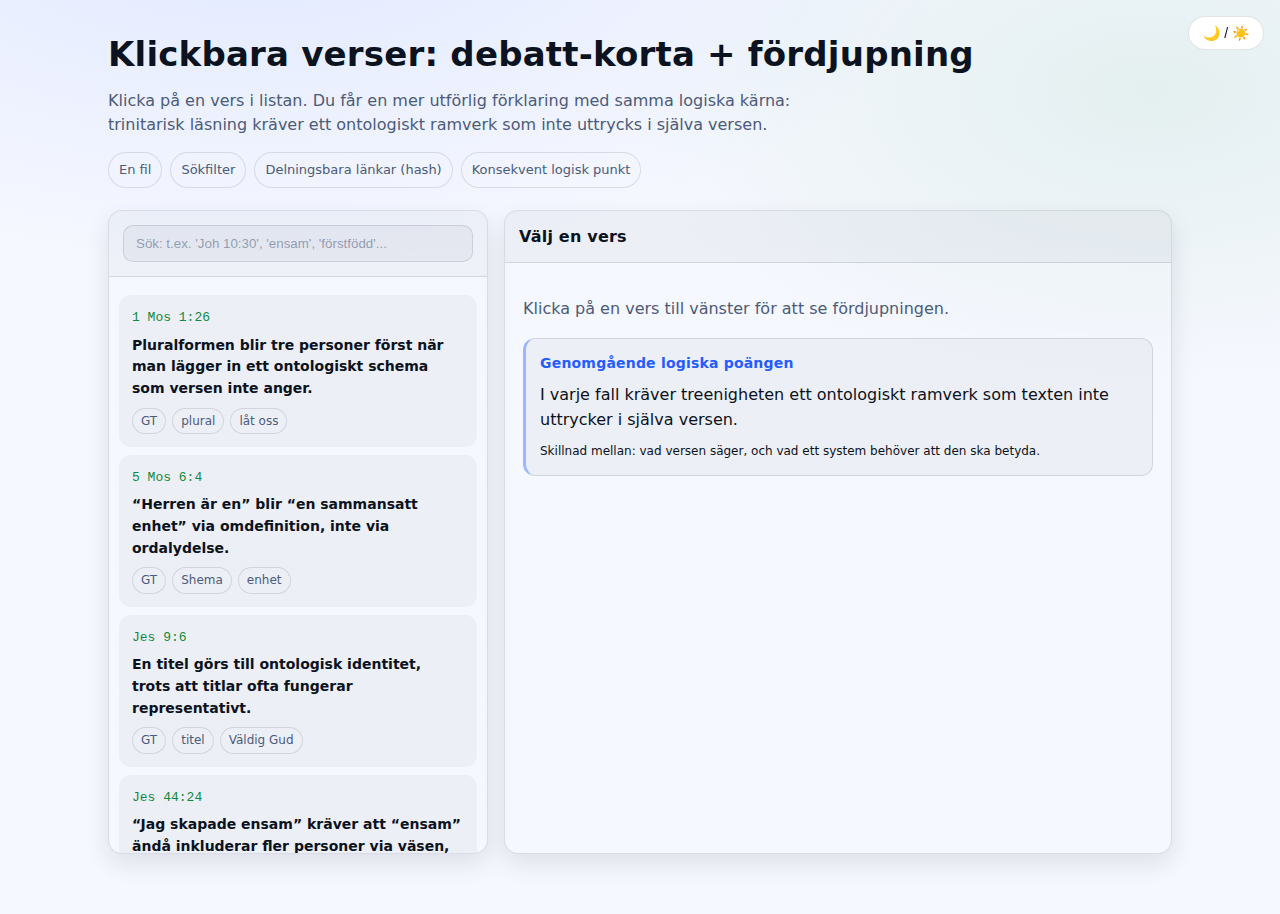
<file: index_master_full_120_enriched.html>
<!doctype html>
<html lang="sv">
<head>
  <meta charset="utf-8" />
  <meta name="viewport" content="width=device-width,initial-scale=1" />
  <title>Icke-trinitarier: Klickbara verser</title>
  <style>
    :root{
      --bg:#f6f8ff;
      --panel:#ffffff;
      --panel2:#ffffff;
      --text:#0b1220;
      --muted:#4b5b7a;
      --accent:#245cff;
      --accent2:#0f8a3c;
      --danger:#c81e1e;
      --border:rgba(15,23,42,.12);
      --shadow: 0 10px 24px rgba(15,23,42,.10);
      --radius: 14px;
      --mono: ui-monospace, SFMono-Regular, Menlo, Monaco, Consolas, "Liberation Mono", "Courier New", monospace;
      --sans: ui-sans-serif, system-ui, -apple-system, Segoe UI, Roboto, Helvetica, Arial, "Apple Color Emoji", "Segoe UI Emoji";
    }
    *{box-sizing:border-box}
    body{
      margin:0;
      font-family:var(--sans);
            background: radial-gradient(1200px 600px at 20% -10%, rgba(36,92,255,.10), transparent 60%),
                  radial-gradient(900px 500px at 90% 10%, rgba(15,138,60,.08), transparent 60%),
                  var(--bg);color:var(--text);
      line-height:1.55;
    }
    a{color:var(--accent); text-decoration:none}
    a:hover{text-decoration:underline}
    header{
      padding:28px 18px 10px;
      max-width:1100px;
      margin:0 auto;
    }
    .title{
      display:flex;
      gap:14px;
      align-items:flex-start;
      justify-content:space-between;
      flex-wrap:wrap;
    }
    h1{
      margin:0;
      font-size: clamp(22px, 3vw, 34px);
      letter-spacing:.2px;
    }
    .subtitle{
      margin:8px 0 0;
      color:var(--muted);
      max-width: 75ch;
    }
    .pillbar{
      display:flex;
      gap:8px;
      flex-wrap:wrap;
      margin-top:14px;
    }
    .pill{
      padding:7px 10px;
      border:1px solid var(--border);
      background:rgba(255,255,255,.03);
      border-radius:999px;
      color:var(--muted);
      font-size:13px;
    }
    main{
      max-width:1100px;
      margin:0 auto;
      padding: 12px 18px 60px;
      display:grid;
      grid-template-columns: 380px 1fr;
      gap:16px;
    }
    @media (max-width: 980px){
      main{grid-template-columns: 1fr}
    }
    .card{
      background: linear-gradient(180deg, rgba(255,255,255,.05), rgba(255,255,255,.02));
      border:1px solid var(--border);
      border-radius: var(--radius);
      box-shadow: var(--shadow);
      overflow:hidden;
    }
    .cardheader{
      padding:14px 14px 12px;
      border-bottom:1px solid var(--border);
      background: rgba(15,23,42,.04);
    }
    .cardheader h2{
      margin:0;
      font-size:16px;
      letter-spacing:.2px;
    }
    .cardbody{padding:14px}
    .searchrow{
      display:flex;
      gap:10px;
      align-items:center;
      padding:14px;
      border-bottom:1px solid var(--border);
      background: rgba(15,23,42,.03);
    }
    .searchrow input{
      width:100%;
      padding:10px 12px;
      border-radius:10px;
      border:1px solid var(--border);
      background: rgba(15,23,42,.04);
      color: var(--text);
      outline:none;
    }
    .searchrow input::placeholder{color: rgba(75,91,122,.55)}
    .list{
      max-height: 64vh;
      overflow:auto;
      padding: 10px;
    }
    @media (max-width: 980px){
      .list{max-height: none}
    }
    .item{
      display:block;
      padding:12px 12px;
      border-radius:12px;
      border:1px solid transparent;
      background: rgba(15,23,42,.04);
      margin:8px 0;
      cursor:pointer;
      transition: .12s ease;
    }
    .item:hover{
      border-color: rgba(122,162,255,.35);
      background: rgba(36,92,255,.06);
      transform: translateY(-1px);
    }
    .item.active{
      border-color: rgba(155,255,176,.55);
      background: rgba(15,138,60,.06);
    }
    .ref{
      font-family: var(--mono);
      font-size: 13px;
      color: var(--accent2);
    }
    .onesentence{
      margin-top:6px;
      color: var(--text);
      font-weight: 600;
      font-size: 14px;
    }
    .tags{
      margin-top:8px;
      display:flex;
      gap:6px;
      flex-wrap:wrap;
    }
    .tag{
      font-size:12px;
      padding:3px 8px;
      border-radius:999px;
      border:1px solid var(--border);
      color: var(--muted);
      background: rgba(255,255,255,.03);
    }

    .detail{
      padding:18px;
    }
    .detail h2{
      margin:0 0 4px;
      font-size: 22px;
    }
    .detail .kicker{
      color: var(--muted);
      margin:0 0 16px;
      font-family: var(--mono);
      font-size: 13px;
    }
    .block{
      padding:14px;
      border:1px solid var(--border);
      border-radius: 12px;
      background: rgba(15,23,42,.04);
      margin: 12px 0;
    }
    .block h3{
      margin:0 0 8px;
      font-size: 14px;
      letter-spacing:.2px;
      color: var(--accent);
    }
    .block p{
      margin:0 0 10px;
      color: var(--text);
    }
    .block p:last-child{margin-bottom:0}
    .logic{
      border-left: 3px solid rgba(122,162,255,.7);
    }
    .why{
      border-left: 3px solid rgba(155,255,176,.7);
    }
    .notes{
      border-left: 3px solid rgba(255,122,122,.6);
    }
    .footerhint{
      margin-top:12px;
      color: var(--muted);
      font-size: 13px;
    }
    .btnrow{
      display:flex;
      gap:10px;
      flex-wrap:wrap;
      margin-top:12px;
    }
    button{
      padding:10px 12px;
      border-radius: 12px;
      border:1px solid var(--border);
      background: rgba(255,255,255,.04);
      color: var(--text);
      cursor:pointer;
    }
    button:hover{background: rgba(122,162,255,.12); border-color: rgba(122,162,255,.35)}
    .small{font-size:12px; color:var(--muted)}
    .muted{color:var(--muted)}
    .hr{
      height:1px;
      background: var(--border);
      margin: 14px 0;
    }
    .copyok{
      color: var(--accent2);
      font-size: 12px;
      margin-left: 6px;
    }
  </style>

<style>
  body.dark {
    --bg:#0f172a;
    --panel:#111827;
    --panel2:#0b1220;
    --text:#e9eefc;
    --muted:#9aa6c7;
    --accent:#7aa2ff;
    --accent2:#9bffb0;
    --danger:#ff8b8b;
    --border:rgba(255,255,255,.08);
  }
  .theme-toggle{
    position:fixed;
    top:16px;
    right:16px;
    z-index:9999;
    padding:8px 14px;
    border-radius:20px;
    border:1px solid var(--border);
    background:var(--panel);
    color:var(--text);
    cursor:pointer;
    font-size:14px;
  }
</style>

</head>
<body>

<button class="theme-toggle" onclick="toggleTheme()">🌙 / ☀️</button>

<header>
  <div class="title">
    <div>
      <h1>Klickbara verser: debatt-korta + fördjupning</h1>
      <p class="subtitle">
        Klicka på en vers i listan. Du får en mer utförlig förklaring med samma logiska kärna:
        trinitarisk läsning kräver ett ontologiskt ramverk som inte uttrycks i själva versen.
      </p>
      <div class="pillbar">
        <span class="pill">En fil</span>
        <span class="pill">Sökfilter</span>
        <span class="pill">Delningsbara länkar (hash)</span>
        <span class="pill">Konsekvent logisk punkt</span>
      </div>
    </div>
  </div>
</header>

<main>
  <section class="card" aria-label="Verslista">
    <div class="searchrow">
      <input id="q" type="search" placeholder="Sök: t.ex. 'Joh 10:30', 'ensam', 'förstfödd'..." />
    </div>
    <div class="list" id="list"></div>
  </section>

  <section class="card" aria-label="Detaljvy">
    <div class="cardheader">
      <h2 id="detailTitle">Välj en vers</h2>
    </div>
    <div class="detail" id="detail"></div>
  </section>
</main>






<script>
  const VERSES = [{"id":"gen-1-26","ref":"1 Mos 1:26","short":"Pluralformen blir tre personer först när man lägger in ett ontologiskt schema som versen inte anger.","tags":["GT","plural","låt oss"],"expanded":{"logic":["Texten har plural: “Låt oss göra människan”. Plural kan vara majestätiskt språk eller himmelskt råd.","För att få treenigheten ur versen måste man anta: plural syftar på interna gudomliga personer i samma väsen.","Men versen definierar varken antal, relation, eller väsen-kategori. Den ger bara en pluralform.","Läs versen i sitt sammanhang. Den säger något konkret om Fadern, Sonen eller Anden, men formulerar inte en treenig gudom."],"why":["Det är ett metodproblem: man går från grammatik till metafysik utan att texten själv gör det steget.","Versen används ofta i treenighetsdebatten. Här hjälper den oss att hålla oss till det som faktiskt står i texten, inte senare tolkningar.","Den här versen hjälper oss att bygga en helhetsbild där bibeltexter tolkas med bibeltexter (jämför gärna parallellställen)."],"notes":["Fråga: Var i versen står att pluralen är en intern gudomlig dialog och inte språklig stil eller råd?","Tumregel: om tolkningen kräver ord som inte finns i texten (t.ex. ”tre personer i ett väsen”), kontrollera om sammanhanget verkligen stödjer det.","Om du vill göra sidan ännu tydligare kan du länka till ett par parallellställen i samma tema (monoteism, Sonens underordning, Andens funktion).","För treenighetsfrågor är det extra viktigt att skilja på: vad texten säger, och vad en senare teologisk modell vill att texten ska säga."]},"relatedIds":["deut-6-4","john-10-30","matt-28-19"]},{"id":"deut-6-4","ref":"5 Mos 6:4","short":"“Herren är en” blir “en sammansatt enhet” via omdefinition, inte via ordalydelse.","tags":["GT","Shema","enhet"],"expanded":{"logic":["Versen säger rakt: Herren är en.","Treenighetsläsning behöver att “en” betyder en förenad enhet som rymmer flera personer.","Men texten säger inte “en i tre personer”. Den ger en enhetssats utan ontologisk kommentar.","Läs versen i sitt sammanhang. Den säger något konkret om Fadern, Sonen eller Anden, men formulerar inte en treenig gudom.","”Ett” i den här typen av uttryck handlar ofta om enhet i mål och vilja, inte om att bli samma person eller samma väsen."],"why":["När ett nyckelord måste byta grundbetydelse för att modellen ska passa, då är modellen styrande, inte texten.","Versen används ofta i treenighetsdebatten. Här hjälper den oss att hålla oss till det som faktiskt står i texten, inte senare tolkningar.","Den här versen hjälper oss att bygga en helhetsbild där bibeltexter tolkas med bibeltexter (jämför gärna parallellställen)."],"notes":["Fråga: Var definieras “en” som flerperson-enhet i själva Shema?","Tumregel: om tolkningen kräver ord som inte finns i texten (t.ex. ”tre personer i ett väsen”), kontrollera om sammanhanget verkligen stödjer det.","Jämför hur Jesus ber att lärjungarna ska vara ”ett” på liknande sätt (Joh 17:21–22).","För treenighetsfrågor är det extra viktigt att skilja på: vad texten säger, och vad en senare teologisk modell vill att texten ska säga.","Tema från din text: uttryck om att vara 'ett' förklaras som enhet i vilja och samarbete, inte som att flera personer blir ett väsen."]},"relatedIds":["john-17-3","1cor-8-6","gen-1-26"]},{"id":"isa-9-6","ref":"Jes 9:6","short":"En titel görs till ontologisk identitet, trots att titlar ofta fungerar representativt.","tags":["GT","titel","Väldig Gud"],"expanded":{"logic":["Versen staplar hederstitlar om barnet: makt, fred, kungligt språk.","Treenighetsläsning gör “Väldig Gud” till en teknisk identitetssats om väsen.","Men titlar kan uttrycka funktion, mandat och Guds närvaro genom en agent utan att definiera metafysik.","Läs versen i sitt sammanhang. Den säger något konkret om Fadern, Sonen eller Anden, men formulerar inte en treenig gudom."],"why":["Texten ger titel och uppdrag. Ontologi kräver fler premisser än vad versen uttrycker.","Versen används ofta i treenighetsdebatten. Här hjälper den oss att hålla oss till det som faktiskt står i texten, inte senare tolkningar.","Den här versen hjälper oss att bygga en helhetsbild där bibeltexter tolkas med bibeltexter (jämför gärna parallellställen)."],"notes":["Fråga: Var säger texten att titeln måste tolkas som väsen-identitet och inte som representativ kungatitel?","Tumregel: om tolkningen kräver ord som inte finns i texten (t.ex. ”tre personer i ett väsen”), kontrollera om sammanhanget verkligen stödjer det.","Om du vill göra sidan ännu tydligare kan du länka till ett par parallellställen i samma tema (monoteism, Sonens underordning, Andens funktion).","För treenighetsfrågor är det extra viktigt att skilja på: vad texten säger, och vad en senare teologisk modell vill att texten ska säga."]},"relatedIds":["john-1-1","col-2-9","heb-1-3"]},{"id":"isa-44-24","ref":"Jes 44:24","short":"“Jag skapade ensam” kräver att “ensam” ändå inkluderar fler personer via väsen, vilket versen inte säger.","tags":["GT","skapelse","ensam"],"expanded":{"logic":["Versen betonar exklusivitet: Herren skapade ensam och spände ut himlen själv.","Treenighetsläsning måste säga: “ensam” betyder ensam som väsen, inte ensam som aktör.","Det är ett ontologiskt tillägg. Texten använder ensamhetsspråk för att utesluta andra deltagare.","Läs versen i sitt sammanhang. Den säger något konkret om Fadern, Sonen eller Anden, men formulerar inte en treenig gudom.","Texten passar in i mönstret där Gud är källan och Jesus är den genom vilken Gud verkar och skapar."],"why":["Om textens poäng är exklusivitet, ska man inte behöva en dold kategori för att undvika att ta den på orden.","Versen används ofta i treenighetsdebatten. Här hjälper den oss att hålla oss till det som faktiskt står i texten, inte senare tolkningar.","Den här versen hjälper oss att bygga en helhetsbild där bibeltexter tolkas med bibeltexter (jämför gärna parallellställen)."],"notes":["Fråga: Var i versen finns distinktionen “ensam som person” kontra “ensam som väsen”?","Tumregel: om tolkningen kräver ord som inte finns i texten (t.ex. ”tre personer i ett väsen”), kontrollera om sammanhanget verkligen stödjer det.","Det här stämmer med formuleringar som ”genom honom” och ”från honom” som skiljer på Gud och Kristus.","För treenighetsfrågor är det extra viktigt att skilja på: vad texten säger, och vad en senare teologisk modell vill att texten ska säga."]},"relatedIds":["john-1-1","1cor-8-6","col-1-15"]},{"id":"isa-45-23-phil-2-10","ref":"Jes 45:23 och Fil 2:10","short":"Samma tillbedjansspråk används, och treenigheten kräver en harmoniseringsmodell för att undvika konkurrens med Guds unika tillbedjan.","tags":["GT/NT","tillbedjan","knä"],"expanded":{"logic":["Jesaja beskriver att varje knä ska böjas och varje tunga svära trohet till Herren.","Filipperbrevet applicerar knäböjning på Jesus i hans upphöjelse.","Treenighetsläsning måste införa: Jesus delar Guds väsen så att tillbedjan inte blir konkurrerande.","Men den mekanismen står inte i verserna. Den kommer från ett externt schema."],"why":["Texten visar spänning som kräver förklaring. Treenigheten löser den genom natur-person-ramverket, inte genom explicit definition.","Versen används ofta i treenighetsdebatten. Här hjälper den oss att hålla oss till det som faktiskt står i texten, inte senare tolkningar.","Den här versen hjälper oss att bygga en helhetsbild där bibeltexter tolkas med bibeltexter (jämför gärna parallellställen)."],"notes":["Fråga: Var förklarar texten själv hur unik tillbedjan kan riktas till två utan ontologiskt ramverk?","Tumregel: om tolkningen kräver ord som inte finns i texten (t.ex. ”tre personer i ett väsen”), kontrollera om sammanhanget verkligen stödjer det.","Om du vill göra sidan ännu tydligare kan du länka till ett par parallellställen i samma tema (monoteism, Sonens underordning, Andens funktion).","För treenighetsfrågor är det extra viktigt att skilja på: vad texten säger, och vad en senare teologisk modell vill att texten ska säga."]},"relatedIds":["rev-5","1cor-8-6","john-5-22"]},{"id":"zech-12-10","ref":"Sak 12:10","short":"Representationsspråk görs till ontologisk identitet för att få in treenigheten.","tags":["GT","mig","genomborrade"],"expanded":{"logic":["Versen säger att folket ser upp till “mig” som de har genomborrat.","Treenighetsläsning gör detta till direkt väsen-identitet: den genomborrade är Herren ontologiskt.","Men profetiskt språk kan uttrycka Guds identifikation med sitt sändebud, utan att versen definierar väsen eller personsamband.","Läs versen i sitt sammanhang. Den säger något konkret om Fadern, Sonen eller Anden, men formulerar inte en treenig gudom."],"why":["Poängen är metod: man hoppar från profetiskt identifikationsspråk till metafysik utan att texten ger steget.","Versen används ofta i treenighetsdebatten. Här hjälper den oss att hålla oss till det som faktiskt står i texten, inte senare tolkningar.","Den här versen hjälper oss att bygga en helhetsbild där bibeltexter tolkas med bibeltexter (jämför gärna parallellställen)."],"notes":["Fråga: Var i versen definieras att “mig” måste betyda ontologisk identitet och inte representation/identifikation?","Tumregel: om tolkningen kräver ord som inte finns i texten (t.ex. ”tre personer i ett väsen”), kontrollera om sammanhanget verkligen stödjer det.","Om du vill göra sidan ännu tydligare kan du länka till ett par parallellställen i samma tema (monoteism, Sonens underordning, Andens funktion).","För treenighetsfrågor är det extra viktigt att skilja på: vad texten säger, och vad en senare teologisk modell vill att texten ska säga."]},"relatedIds":["john-20-28","john-14-9","rev-5"]},{"id":"zech-14-4","ref":"Sak 14:4","short":"“Herren kommer” görs till “Jesus är Herren i väsen” via antagande, inte via textens egen definition.","tags":["GT","Olivberget","ankomst"],"expanded":{"logic":["Versen beskriver Herrens ankomst och att hans fötter står på Olivberget.","Treenighetsläsning kopplar profetian till Jesus och drar ontologisk slutsats om väsen.","Men profetiskt “Herren kommer” är inte automatiskt en metafysisk sats om person och väsen. Den behöver en tolkningsnyckel utanför versen.","Läs versen i sitt sammanhang. Den säger något konkret om Fadern, Sonen eller Anden, men formulerar inte en treenig gudom."],"why":["Man kan identifiera messianska uppfyllelser utan att göra varje ‘Herren’-text till en teknisk väsen-definition.","Versen används ofta i treenighetsdebatten. Här hjälper den oss att hålla oss till det som faktiskt står i texten, inte senare tolkningar.","Den här versen hjälper oss att bygga en helhetsbild där bibeltexter tolkas med bibeltexter (jämför gärna parallellställen)."],"notes":["Fråga: Var säger versen att uppfyllelse måste betyda väsen-identitet och inte Guds handlande genom sin Messias?","Tumregel: om tolkningen kräver ord som inte finns i texten (t.ex. ”tre personer i ett väsen”), kontrollera om sammanhanget verkligen stödjer det.","Om du vill göra sidan ännu tydligare kan du länka till ett par parallellställen i samma tema (monoteism, Sonens underordning, Andens funktion).","För treenighetsfrågor är det extra viktigt att skilja på: vad texten säger, och vad en senare teologisk modell vill att texten ska säga."]},"relatedIds":["rev-22-13","rev-1-8","phil-2-6-11"]},{"id":"matt-28-19","ref":"Matt 28:19","short":"En dopformel räknar upp tre, men treenigheten läser in ontologi som formeln inte uttalar.","tags":["Evangelier","dop","Fadern Sonen Anden"],"expanded":{"logic":["Versen ger dop i Faderns, Sonens och den helige Andes namn.","Treenighetsläsning gör listan till ontologisk karta: tre personer, ett väsen.","Men versen definierar inte vad “namn” innebär metafysiskt, eller hur relationen mellan de tre ska förstås ontologiskt.","Läs versen i sitt sammanhang. Den säger något konkret om Fadern, Sonen eller Anden, men formulerar inte en treenig gudom."],"why":["Att tre nämns tillsammans kan vara liturgi och auktoritet. Ontologi är ett separat steg.","Versen används ofta i treenighetsdebatten. Här hjälper den oss att hålla oss till det som faktiskt står i texten, inte senare tolkningar.","Den här versen hjälper oss att bygga en helhetsbild där bibeltexter tolkas med bibeltexter (jämför gärna parallellställen)."],"notes":["Fråga: Var i dopformeln står något om ‘tre personer i ett väsen’?","Tumregel: om tolkningen kräver ord som inte finns i texten (t.ex. ”tre personer i ett väsen”), kontrollera om sammanhanget verkligen stödjer det.","Vid dopskildringar framträder Fadern, Sonen och Anden i samma scen men som olika aktörer i händelsen.","Uppräkningen visar auktoritet och relationer, men säger inte att de tre är ”ett väsen” eller jämlika i allt.","Uppräkning av Fadern, Sonen och den heliga anden behöver inte betyda att de är jämlika eller 'tre i ett'.","I din text tas också upp att äldre textvarianter som 1 Joh 5:7 inte är ett stabilt stöd för treenighetsläran."]},"relatedIds":["acts-5-3-4","john-1-1","john-17-3"]},{"id":"john-1-1","ref":"Joh 1:1","short":"“Ordet var Gud” blir identitet först när man väljer en ontologisk läsning som versen inte förklarar.","tags":["Evangelier","Johannes","Logos"],"expanded":{"logic":["Utsagan är stark: Ordet var hos Gud och Ordet var Gud.","Treenighetsläsning antar identitet i ontologisk mening.","Men språket kan också uttrycka kvalitet: Ordet är gudomligt, bär Guds natur/karaktär, utan att versen definierar personschema och väsen-lära.","Läs versen i sitt sammanhang. Den säger något konkret om Fadern, Sonen eller Anden, men formulerar inte en treenig gudom."],"why":["Versen kan bära hög kristologi, men den formulerar inte treenighetens teknik. Modellen kommer utifrån.","Versen används ofta i treenighetsdebatten. Här hjälper den oss att hålla oss till det som faktiskt står i texten, inte senare tolkningar.","Den här versen hjälper oss att bygga en helhetsbild där bibeltexter tolkas med bibeltexter (jämför gärna parallellställen)."],"notes":["Fråga: Var i versen definieras att detta måste betyda ‘en och samma Gud i tre personer’?","Tumregel: om tolkningen kräver ord som inte finns i texten (t.ex. ”tre personer i ett väsen”), kontrollera om sammanhanget verkligen stödjer det.","”Ordet var hos Gud” markerar en åtskillnad. Den sista frasen beskriver Ordets natur och översätts därför ibland med ”gudomlig” eller ”en gud” beroende på språklig analys.","För treenighetsfrågor är det extra viktigt att skilja på: vad texten säger, och vad en senare teologisk modell vill att texten ska säga.","Språknördigt: i koinégrekiska saknas obestämd artikel, så sammanhanget avgör om predikatsfyllnaden är bestämd eller kvalitativ.","Poängen i texten du matade in är att 'Ordet var hos Gud' redan skiljer Logos från 'Gud' i första satsen."]},"relatedIds":["col-2-9","heb-1-3","isa-44-24"]},{"id":"john-1-18","ref":"Joh 1:18","short":"Ontologi byggs på en titel och en textvariant i stället för på en explicit definition.","tags":["Evangelier","Johannes","textvariant"],"expanded":{"logic":["Versen har olika läsarter (enfödde Gud/enfödde Son) beroende på texttradition.","Treenighetsläsning kan göra formuleringen till ontologisk hörnsten.","Men när en vers har varianter är det svagt att låta den bära en hel metafysisk konstruktion utan att resten av texten uttalar den.","Läs versen i sitt sammanhang. Den säger något konkret om Fadern, Sonen eller Anden, men formulerar inte en treenig gudom."],"why":["Metodpoängen: ontologi kräver tydlig och stabil definition, inte en osäker formulering som måste säkras via textkritik.","Versen används ofta i treenighetsdebatten. Här hjälper den oss att hålla oss till det som faktiskt står i texten, inte senare tolkningar.","Den här versen hjälper oss att bygga en helhetsbild där bibeltexter tolkas med bibeltexter (jämför gärna parallellställen)."],"notes":["Fråga: Varför ska en omdiskuterad läsart avgöra en ontologisk lära som texten annars inte uttrycker rakt?","Tumregel: om tolkningen kräver ord som inte finns i texten (t.ex. ”tre personer i ett väsen”), kontrollera om sammanhanget verkligen stödjer det.","Om du vill göra sidan ännu tydligare kan du länka till ett par parallellställen i samma tema (monoteism, Sonens underordning, Andens funktion).","För treenighetsfrågor är det extra viktigt att skilja på: vad texten säger, och vad en senare teologisk modell vill att texten ska säga.","Språknördigt: i koinégrekiska saknas obestämd artikel, så sammanhanget avgör om predikatsfyllnaden är bestämd eller kvalitativ.","Poängen i texten du matade in är att 'Ordet var hos Gud' redan skiljer Logos från 'Gud' i första satsen."]},"relatedIds":["john-1-1","john-17-3","titus-2-13"]},{"id":"john-3-13","ref":"Joh 3:13","short":"“Som är i himlen” används ontologiskt trots textkritisk osäkerhet.","tags":["Evangelier","Johannes","textkritik"],"expanded":{"logic":["Vissa handskrifter har tillägget “som är i himlen”.","Treenighetsläsning kan använda det för att argumentera för samtidig himmelsk närvaro.","Men när formuleringen är osäker bör den inte bära ontologisk bevisbörda.","Läs versen i sitt sammanhang. Den säger något konkret om Fadern, Sonen eller Anden, men formulerar inte en treenig gudom."],"why":["Det blir bakvänt: man använder ett osäkert tillägg som stöd för en säker metafysik.","Versen används ofta i treenighetsdebatten. Här hjälper den oss att hålla oss till det som faktiskt står i texten, inte senare tolkningar.","Den här versen hjälper oss att bygga en helhetsbild där bibeltexter tolkas med bibeltexter (jämför gärna parallellställen)."],"notes":["Fråga: Om uttrycket är omstritt, varför behandlas det som ontologiskt avgörande?","Tumregel: om tolkningen kräver ord som inte finns i texten (t.ex. ”tre personer i ett väsen”), kontrollera om sammanhanget verkligen stödjer det.","Vissa formuleringar i äldre biblar kan bygga på senare tillägg i handskrifter. Moderna utgåvor markerar eller utelämnar sådana varianter.","För treenighetsfrågor är det extra viktigt att skilja på: vad texten säger, och vad en senare teologisk modell vill att texten ska säga."]},"relatedIds":["john-1-18","john-8-58","phil-2-6-11"]},{"id":"john-5-22","ref":"Joh 5:22","short":"Given auktoritet blir ofarlig först när man skiljer ‘roll’ från ‘väsen’ via en extern modell.","tags":["Evangelier","dom","auktoritet"],"expanded":{"logic":["Fadern ger domen till Sonen.","Treenighetsläsning måste säga att givandet inte innebär rangskillnad, bara funktionsordning.","Men texten beskriver delegation och mottagande. Att neutralisera underordning kräver natur-person-distinktion som versen inte uttrycker.","Läs versen i sitt sammanhang. Den säger något konkret om Fadern, Sonen eller Anden, men formulerar inte en treenig gudom."],"why":["När textens relationella språk måste avväpnas för att skydda en ontologi, då är ontologin pålagd.","Versen används ofta i treenighetsdebatten. Här hjälper den oss att hålla oss till det som faktiskt står i texten, inte senare tolkningar.","Den här versen hjälper oss att bygga en helhetsbild där bibeltexter tolkas med bibeltexter (jämför gärna parallellställen)."],"notes":["Fråga: Var säger versen att ‘given’ auktoritet inte innebär verklig underordning?","Tumregel: om tolkningen kräver ord som inte finns i texten (t.ex. ”tre personer i ett väsen”), kontrollera om sammanhanget verkligen stödjer det.","Om du vill göra sidan ännu tydligare kan du länka till ett par parallellställen i samma tema (monoteism, Sonens underordning, Andens funktion).","För treenighetsfrågor är det extra viktigt att skilja på: vad texten säger, och vad en senare teologisk modell vill att texten ska säga."]},"relatedIds":["acts-2-36","phil-2-6-11","1cor-15-28"]},{"id":"john-8-58","ref":"Joh 8:58","short":"Varje ‘ego eimi’ kopplas till 2 Mos 3:14 genom antagande, inte genom explicit hänvisning i texten.","tags":["Evangelier","Jag är","ego eimi"],"expanded":{"logic":["Jesus säger “innan Abraham blev till, är jag”.","Treenighetsläsning gör det till direkt anspråk på Guds namn i 2 Mos 3:14.","Men uttrycket “jag är” förekommer i fler sammanhang. Kopplingen till teofanin är en teologisk association som texten inte explicit gör.","Läs versen i sitt sammanhang. Den säger något konkret om Fadern, Sonen eller Anden, men formulerar inte en treenig gudom."],"why":["Man kan erkänna att utsagan är stark utan att automatiskt göra den till en teknisk identitetssats om väsen.","Versen används ofta i treenighetsdebatten. Här hjälper den oss att hålla oss till det som faktiskt står i texten, inte senare tolkningar.","Den här versen hjälper oss att bygga en helhetsbild där bibeltexter tolkas med bibeltexter (jämför gärna parallellställen)."],"notes":["Fråga: Var i Johannestexten sägs att detta är en direkt citatkoppling till 2 Mos 3:14?","Tumregel: om tolkningen kräver ord som inte finns i texten (t.ex. ”tre personer i ett väsen”), kontrollera om sammanhanget verkligen stödjer det.","I sammanhanget svarar Jesus på en invändning om ålder och existens före Abraham. Det kan förstås som ett påstående om för-existens.","För treenighetsfrågor är det extra viktigt att skilja på: vad texten säger, och vad en senare teologisk modell vill att texten ska säga.","I din genomgång kopplas detta till att Jesus beskriver sin föremänskliga existens, inte att han tar ett gudsnamn som titel."]},"relatedIds":["john-10-30","john-14-9","isa-45-23-phil-2-10"]},{"id":"john-10-30","ref":"Joh 10:30","short":"“Ett” blir väsen-enhet när man lägger in ontologi som versen inte definierar.","tags":["Evangelier","enhet","ett"],"expanded":{"logic":["Jesus säger: “Jag och Fadern är ett”.","Treenighetsläsning gör “ett” till ontologisk enhet i väsen.","Men enhetsspråk kan syfta på vilja, mål och uppdrag. Versen definierar inte ‘ett’ som en väsen-kategori.","Läs versen i sitt sammanhang. Den säger något konkret om Fadern, Sonen eller Anden, men formulerar inte en treenig gudom.","”Ett” i den här typen av uttryck handlar ofta om enhet i mål och vilja, inte om att bli samma person eller samma väsen.","Sammanhanget handlar om att Jesus och Fadern verkar tillsammans i samma uppdrag (skydda fåren), vilket passar med enhet i vilja och mål."],"why":["Det är samma metodmönster: relationellt språk pressas till ontologi via extern modell.","Versen används ofta i treenighetsdebatten. Här hjälper den oss att hålla oss till det som faktiskt står i texten, inte senare tolkningar.","Den här versen hjälper oss att bygga en helhetsbild där bibeltexter tolkas med bibeltexter (jämför gärna parallellställen)."],"notes":["Fråga: Var i versen står att ‘ett’ betyder ‘ett väsen’ och inte enhet i uppdrag?","Tumregel: om tolkningen kräver ord som inte finns i texten (t.ex. ”tre personer i ett väsen”), kontrollera om sammanhanget verkligen stödjer det.","Jämför hur Jesus ber att lärjungarna ska vara ”ett” på liknande sätt (Joh 17:21–22).","För treenighetsfrågor är det extra viktigt att skilja på: vad texten säger, och vad en senare teologisk modell vill att texten ska säga.","I din text kopplas 'ett' till enhet i tanke och uppsåt, inte enhet i väsen, jämför Joh 17:21-22 och 1 Kor 3:8.","Tema från din text: uttryck om att vara 'ett' förklaras som enhet i vilja och samarbete, inte som att flera personer blir ett väsen."]},"relatedIds":["john-17-3","deut-6-4","john-14-9"]},{"id":"john-14-9","ref":"Joh 14:9","short":"Uppenbarelse görs till identitet genom ett ontologiskt steg som texten inte uttalar.","tags":["Evangelier","uppenbarelse","Fadern"],"expanded":{"logic":["“Den som har sett mig har sett Fadern” handlar om att Sonen visar Fadern.","Treenighetsläsning gör det till ontologisk identitet.","Men att se någon genom den som representerar honom är ett etablerat relationsmönster. Versen definierar inte väsen eller personsamband.","Läs versen i sitt sammanhang. Den säger något konkret om Fadern, Sonen eller Anden, men formulerar inte en treenig gudom."],"why":["När ‘uppenbarar’ automatiskt betyder ‘är identisk i väsen’, då är det modellen som talar.","Versen används ofta i treenighetsdebatten. Här hjälper den oss att hålla oss till det som faktiskt står i texten, inte senare tolkningar.","Den här versen hjälper oss att bygga en helhetsbild där bibeltexter tolkas med bibeltexter (jämför gärna parallellställen)."],"notes":["Fråga: Var i versen står att se = ontologisk identitet och inte full representation?","Tumregel: om tolkningen kräver ord som inte finns i texten (t.ex. ”tre personer i ett väsen”), kontrollera om sammanhanget verkligen stödjer det.","Om du vill göra sidan ännu tydligare kan du länka till ett par parallellställen i samma tema (monoteism, Sonens underordning, Andens funktion).","För treenighetsfrågor är det extra viktigt att skilja på: vad texten säger, och vad en senare teologisk modell vill att texten ska säga."]},"relatedIds":["john-1-1","john-17-3","john-20-28"]},{"id":"john-17-3","ref":"Joh 17:3","short":"“Fadern är den ende sanne Guden” kräver omdefinition av ‘ende’ för att inkludera fler personer.","tags":["Evangelier","ende","sanne Guden"],"expanded":{"logic":["Jesus adresserar Fadern som “den ende sanne Guden” och sig själv som den utsände.","Treenighetsläsning måste flytta ‘ende’ från person till väsen och sedan inkludera Sonen i samma väsen.","Men den distinktionen uttalas inte här. Versen pekar direkt på Fadern.","Läs versen i sitt sammanhang. Den säger något konkret om Fadern, Sonen eller Anden, men formulerar inte en treenig gudom.","Jesus talar till Fadern i bön och kallar honom ”den ende sanne Guden”. Det placerar Fadern som Gud i versens egen formulering."],"why":["Det blir tydligt att natur-person-schemat är importerat. Texten ger relation, inte metafysisk ram.","Versen används ofta i treenighetsdebatten. Här hjälper den oss att hålla oss till det som faktiskt står i texten, inte senare tolkningar.","Den här versen hjälper oss att bygga en helhetsbild där bibeltexter tolkas med bibeltexter (jämför gärna parallellställen)."],"notes":["Fråga: Var i versen definieras att ‘ende’ betyder ‘ett väsen med flera personer’?","Tumregel: om tolkningen kräver ord som inte finns i texten (t.ex. ”tre personer i ett väsen”), kontrollera om sammanhanget verkligen stödjer det.","Versen kopplar evigt liv till att känna både Gud och den som Gud har sänt. Det gör distinktionen tydlig utan att införa en treenighetsformel.","För treenighetsfrågor är det extra viktigt att skilja på: vad texten säger, och vad en senare teologisk modell vill att texten ska säga.","I din text används detta som huvudnyckeln: Jesus kallar Fadern 'den ende sanne Guden' och skiljer sig själv som den sände."]},"relatedIds":["deut-6-4","1cor-8-6","john-20-28"]},{"id":"john-20-17","ref":"Joh 20:17","short":"“Min Gud” kräver ett två-natur-ramverk för att undvika att Jesus faktiskt står under Gud i relation.","tags":["Evangelier","min Gud","uppståndelsen"],"expanded":{"logic":["Den uppståndne Jesus säger: “min Gud och er Gud”.","Treenighetsläsning måste säga: detta gäller hans mänskliga natur, inte hans gudomliga.","Men versen själv ger ingen naturförklaring. Den uttrycker relation: Jesus riktar sig till Gud.","Läs versen i sitt sammanhang. Den säger något konkret om Fadern, Sonen eller Anden, men formulerar inte en treenig gudom."],"why":["Det är precis ditt huvudmönster: spänningar löses genom en extern modell, inte av versens egna definitioner.","Versen används ofta i treenighetsdebatten. Här hjälper den oss att hålla oss till det som faktiskt står i texten, inte senare tolkningar.","Den här versen hjälper oss att bygga en helhetsbild där bibeltexter tolkas med bibeltexter (jämför gärna parallellställen)."],"notes":["Fråga: Var i versen står två-natur-nyckeln som gör att ‘min Gud’ inte betyder faktisk gud-relation?","Tumregel: om tolkningen kräver ord som inte finns i texten (t.ex. ”tre personer i ett väsen”), kontrollera om sammanhanget verkligen stödjer det.","När Jesus säger ”min Gud” visar det en tydlig åtskillnad: Gud är den Jesus tillber och lyder.","För treenighetsfrågor är det extra viktigt att skilja på: vad texten säger, och vad en senare teologisk modell vill att texten ska säga.","I din text lyfts detta som tydligt språk: Jesus säger 'min Gud och er Gud', vilket skiljer honom från den han tillber."]},"relatedIds":["1cor-15-28","heb-1-8-9","1tim-2-5"]},{"id":"john-20-28","ref":"Joh 20:28","short":"Utsagan “min Gud” måste harmoniseras med Joh 17:3 genom natur-distinktion som inte står i texten.","tags":["Evangelier","Thomas","min Gud"],"expanded":{"logic":["Thomas utropar: “Min Herre och min Gud”.","Treenighetsläsning gör detta till ontologisk identitet och löser spänningen mot “Fadern är ende sanne Guden” via natur-person-modell.","Men själva versen ger ingen harmoniseringsmekanism. Den måste importeras.","Läs versen i sitt sammanhang. Den säger något konkret om Fadern, Sonen eller Anden, men formulerar inte en treenig gudom."],"why":["Man kan hålla utsagan maximal utan att påstå att den i sig definierar treenighetens ontologi.","Versen används ofta i treenighetsdebatten. Här hjälper den oss att hålla oss till det som faktiskt står i texten, inte senare tolkningar.","Den här versen hjälper oss att bygga en helhetsbild där bibeltexter tolkas med bibeltexter (jämför gärna parallellställen)."],"notes":["Fråga: Var i texten står harmoniseringsnyckeln, och inte i ett senare system?","Tumregel: om tolkningen kräver ord som inte finns i texten (t.ex. ”tre personer i ett väsen”), kontrollera om sammanhanget verkligen stödjer det.","När Jesus säger ”min Gud” visar det en tydlig åtskillnad: Gud är den Jesus tillber och lyder.","För treenighetsfrågor är det extra viktigt att skilja på: vad texten säger, och vad en senare teologisk modell vill att texten ska säga."]},"relatedIds":["john-17-3","rom-9-5","titus-2-13"]},{"id":"acts-2-36","ref":"Apg 2:36","short":"Om Jesus redan är ontologiskt Gud blir “Gud gjorde honom till Herre” ett problem som kräver ett extra lager.","tags":["Apg","upphöjelse","Herre"],"expanded":{"logic":["Petrus säger att Gud gjorde Jesus till Herre och Messias.","Treenighetsläsning måste säga att detta gäller hans mänskliga roll eller ekonomi, inte hans väsen.","Men versen beskriver en faktisk utnämning och upphöjelse. Ontologin måste skyddas med ett externt schema.","Läs versen i sitt sammanhang. Den säger något konkret om Fadern, Sonen eller Anden, men formulerar inte en treenig gudom.","När Gud upphöjer Jesus eller ger honom auktoritet framstår Gud som den som ger, och Jesus som den som tar emot."],"why":["När texten talar om att Gud gör något med Jesus, är det relationellt språk. Att göra det ontologiskt neutralt kräver modell.","Versen används ofta i treenighetsdebatten. Här hjälper den oss att hålla oss till det som faktiskt står i texten, inte senare tolkningar.","Den här versen hjälper oss att bygga en helhetsbild där bibeltexter tolkas med bibeltexter (jämför gärna parallellställen)."],"notes":["Fråga: Var i versen står att ‘gjorde’ inte är en verklig upphöjelse utan bara rollbeskrivning?","Tumregel: om tolkningen kräver ord som inte finns i texten (t.ex. ”tre personer i ett väsen”), kontrollera om sammanhanget verkligen stödjer det.","Om Jesus redan vore identisk med den Allsmäktige blir upphöjelse, mottagen makt och mottagen uppenbarelse svårare att förstå.","För treenighetsfrågor är det extra viktigt att skilja på: vad texten säger, och vad en senare teologisk modell vill att texten ska säga."]},"relatedIds":["phil-2-6-11","john-5-22","1cor-15-28"]},{"id":"acts-5-3-4","ref":"Apg 5:3-4","short":"Likställning i skuld blir person-ontologi först när man antar att Anden måste vara en separat person.","tags":["Apg","Anden","Gud"],"expanded":{"logic":["Texten säger att Ananias ljög för den helige Anden och att han ljög för Gud.","Treenighetsläsning gör detta till en definition: Anden är en gudomlig person.","Men texten definierar inte personstatus. Den kan också uttrycka att Anden är Guds närvaro och att bedraga Anden är att bedraga Gud.","Läs versen i sitt sammanhang. Den säger något konkret om Fadern, Sonen eller Anden, men formulerar inte en treenig gudom.","Helig ande beskrivs ofta som Guds verksamma kraft som verkar, leder och ger styrka, inte som en separat gudomlig person."],"why":["Likställning i ansvar är inte automatiskt en teknisk ontologisk sats. Det steget måste läggas till.","Versen används ofta i treenighetsdebatten. Här hjälper den oss att hålla oss till det som faktiskt står i texten, inte senare tolkningar.","Den här versen hjälper oss att bygga en helhetsbild där bibeltexter tolkas med bibeltexter (jämför gärna parallellställen)."],"notes":["Fråga: Var i versen definieras att Anden är en separat person och inte Guds verksamma närvaro?","Tumregel: om tolkningen kräver ord som inte finns i texten (t.ex. ”tre personer i ett väsen”), kontrollera om sammanhanget verkligen stödjer det.","I bibeln kan Anden personifieras (tala, vittna), men det sker även med opersonliga saker som vishet, synd och död. Det i sig gör inte Anden till en person.","För treenighetsfrågor är det extra viktigt att skilja på: vad texten säger, och vad en senare teologisk modell vill att texten ska säga.","Tema från din text: 'helig ande' beskrivs oftast som Guds verksamma kraft (ruach/pneuma), och personifieringar behöver inte betyda att det är en person."]},"relatedIds":["matt-28-19","1cor-8-6","rev-5"]},{"id":"rom-9-5","ref":"Rom 9:5","short":"En omstridd grammatikfråga måste låsas till en lösning för att bära ontologin.","tags":["Paulus","grammatik","omstridd"],"expanded":{"logic":["Versens tolkning beror på interpunktion och grammatisk analys.","Treenighetsläsning behöver att formuleringen blir en direkt gudstitel på Kristus.","Men när texten är omstridd blir det tydligt att ontologin inte ligger självklart i ordalydelsen utan i beslutet om hur den ska läsas.","Läs versen i sitt sammanhang. Den säger något konkret om Fadern, Sonen eller Anden, men formulerar inte en treenig gudom."],"why":["Om läran kräver att en omstridd vers måste betyda exakt en sak, visar det hur mycket som hänger på extern tolkning.","Versen används ofta i treenighetsdebatten. Här hjälper den oss att hålla oss till det som faktiskt står i texten, inte senare tolkningar.","Den här versen hjälper oss att bygga en helhetsbild där bibeltexter tolkas med bibeltexter (jämför gärna parallellställen)."],"notes":["Fråga: Varför ska en omtvistad interpunktion avgöra en ontologisk slutsats?","Tumregel: om tolkningen kräver ord som inte finns i texten (t.ex. ”tre personer i ett väsen”), kontrollera om sammanhanget verkligen stödjer det.","Om du vill göra sidan ännu tydligare kan du länka till ett par parallellställen i samma tema (monoteism, Sonens underordning, Andens funktion).","För treenighetsfrågor är det extra viktigt att skilja på: vad texten säger, och vad en senare teologisk modell vill att texten ska säga."]},"relatedIds":["titus-2-13","john-20-28","john-1-1"]},{"id":"1cor-8-6","ref":"1 Kor 8:6","short":"Paulus säger “en Gud, Fadern” och “en Herre, Jesus” men treenigheten kräver en dold väsen-läsning bakom textens ord.","tags":["Paulus","en Gud","en Herre"],"expanded":{"logic":["Versen särskiljer tydligt: en Gud, Fadern, och en Herre, Jesus Kristus.","Treenighetsläsning måste säga att detta ändå innebär tre personer i ett väsen.","Men versen formulerar inte det. Den använder två titlar på ett sätt som naturligt läses relationellt.","Läs versen i sitt sammanhang. Den säger något konkret om Fadern, Sonen eller Anden, men formulerar inte en treenig gudom.","Versen skiljer mellan ”en Gud, Fadern, från vilken allting är” och ”en Herre, Jesus Kristus, genom vilken allting är”. Det gör rollerna olika."],"why":["När en nytestamentlig nyckelvers inte säger ‘en Gud i tre personer’ utan kräver bakgrundssystem, blir systemet avgörande.","Versen används ofta i treenighetsdebatten. Här hjälper den oss att hålla oss till det som faktiskt står i texten, inte senare tolkningar.","Den här versen hjälper oss att bygga en helhetsbild där bibeltexter tolkas med bibeltexter (jämför gärna parallellställen)."],"notes":["Fråga: Var i 1 Kor 8:6 står person-väsen-schemat uttryckligen?","Tumregel: om tolkningen kräver ord som inte finns i texten (t.ex. ”tre personer i ett väsen”), kontrollera om sammanhanget verkligen stödjer det.","Om du vill göra sidan ännu tydligare kan du länka till ett par parallellställen i samma tema (monoteism, Sonens underordning, Andens funktion).","För treenighetsfrågor är det extra viktigt att skilja på: vad texten säger, och vad en senare teologisk modell vill att texten ska säga."]},"relatedIds":["deut-6-4","john-17-3","isa-44-24"]},{"id":"1cor-15-28","ref":"1 Kor 15:28","short":"Sonen underordnar sig och treenigheten måste avskärma detta från ontologi via en extern distinktion.","tags":["Paulus","underordning","slutet"],"expanded":{"logic":["Texten säger att Sonen till sist ska underordna sig den som lagt allt under honom.","Treenighetsläsning måste säga: detta är funktionellt, inte ontologiskt.","Men versen ger en faktisk relationell ordning. Att säga ‘ingen ontologisk konsekvens’ kräver natur-person-ramverket.","Läs versen i sitt sammanhang. Den säger något konkret om Fadern, Sonen eller Anden, men formulerar inte en treenig gudom."],"why":["Om en text tydligt visar riktning och underordning, är det modellen som måste jobba hårt för att neutralisera det.","Versen används ofta i treenighetsdebatten. Här hjälper den oss att hålla oss till det som faktiskt står i texten, inte senare tolkningar.","Den här versen hjälper oss att bygga en helhetsbild där bibeltexter tolkas med bibeltexter (jämför gärna parallellställen)."],"notes":["Fråga: Var i versen står att underordningen inte rör verklig status utan bara ‘ekonomi’?","Tumregel: om tolkningen kräver ord som inte finns i texten (t.ex. ”tre personer i ett väsen”), kontrollera om sammanhanget verkligen stödjer det.","Om du vill göra sidan ännu tydligare kan du länka till ett par parallellställen i samma tema (monoteism, Sonens underordning, Andens funktion).","För treenighetsfrågor är det extra viktigt att skilja på: vad texten säger, och vad en senare teologisk modell vill att texten ska säga.","I din text används detta som ett nyckelställe för att visa fortsatt underordning efter uppståndelsen."]},"relatedIds":["john-20-17","phil-2-6-11","1tim-2-5"]},{"id":"phil-2-6-11","ref":"Fil 2:6-11","short":"Gud upphöjer Jesus, och treenigheten måste säga att upphöjelsen bara gäller ‘rollen’ för att skydda jämlikhet i väsen.","tags":["Paulus","upphöjelse","namnet"],"expanded":{"logic":["Texten beskriver ödmjukelse och att Gud därefter upphöjer Jesus och ger honom namnet över alla namn.","Treenighetsläsning måste säga att Jesus redan är jämlik Gud i väsen, så upphöjelsen gäller endast inkarnationens ekonomi.","Men versen uttrycker givande och upphöjelse som verkliga skeenden. Det kräver en extern ram för att omtolka innebörden.","Läs versen i sitt sammanhang. Den säger något konkret om Fadern, Sonen eller Anden, men formulerar inte en treenig gudom.","När Gud upphöjer Jesus eller ger honom auktoritet framstår Gud som den som ger, och Jesus som den som tar emot."],"why":["Poängen är inte att texten är svag, utan att treenighetens ontologi inte står här som explicit definition.","Versen används ofta i treenighetsdebatten. Här hjälper den oss att hålla oss till det som faktiskt står i texten, inte senare tolkningar.","Den här versen hjälper oss att bygga en helhetsbild där bibeltexter tolkas med bibeltexter (jämför gärna parallellställen)."],"notes":["Fråga: Var i texten anges att upphöjelsen inte säger något om status, utan bara om ‘roll’?","Tumregel: om tolkningen kräver ord som inte finns i texten (t.ex. ”tre personer i ett väsen”), kontrollera om sammanhanget verkligen stödjer det.","Om Jesus redan vore identisk med den Allsmäktige blir upphöjelse, mottagen makt och mottagen uppenbarelse svårare att förstå.","För treenighetsfrågor är det extra viktigt att skilja på: vad texten säger, och vad en senare teologisk modell vill att texten ska säga.","I din text lyfts verbet harpagmos fram: betydelsen handlar normalt om att gripa efter, inte att hålla fast vid.","Sammanhanget i Fil 2 används som ett ödmjukhetsexempel: Jesus framställs som underordnad och lydig."]},"relatedIds":["acts-2-36","isa-45-23-phil-2-10","1cor-15-28"]},{"id":"col-1-15","ref":"Kol 1:15","short":"“Förstfödd” måste omtolkas så att det inte betyder först, annars skaver det mot ontologisk jämlikhet.","tags":["Paulus","förstfödd","skapelse"],"expanded":{"logic":["Jesus kallas den förstfödde före allt skapat.","Treenighetsläsning behöver att ‘förstfödd’ här bara betyder rang eller rättighet, inte ordning.","Det är möjligt i vissa texter, men poängen är att man måste styra ordets innebörd för att undvika en naturlig konsekvens.","Läs versen i sitt sammanhang. Den säger något konkret om Fadern, Sonen eller Anden, men formulerar inte en treenig gudom.","Texten passar in i mönstret där Gud är källan och Jesus är den genom vilken Gud verkar och skapar."],"why":["När ett ord måste tvingas bort från sin normaltyngd för att modellen ska gå ihop, då ser man modellens styrning.","Versen används ofta i treenighetsdebatten. Här hjälper den oss att hålla oss till det som faktiskt står i texten, inte senare tolkningar.","Den här versen hjälper oss att bygga en helhetsbild där bibeltexter tolkas med bibeltexter (jämför gärna parallellställen)."],"notes":["Fråga: Var säger texten att ‘förstfödd’ inte får betyda först i ordning här?","Tumregel: om tolkningen kräver ord som inte finns i texten (t.ex. ”tre personer i ett väsen”), kontrollera om sammanhanget verkligen stödjer det.","Det här stämmer med formuleringar som ”genom honom” och ”från honom” som skiljer på Gud och Kristus.","För treenighetsfrågor är det extra viktigt att skilja på: vad texten säger, och vad en senare teologisk modell vill att texten ska säga."]},"relatedIds":["isa-44-24","col-2-9","john-1-1"]},{"id":"col-2-9","ref":"Kol 2:9","short":"“Fullheten bor i honom” blir identitet först när man antar att ‘bor i’ betyder ontologisk likhet.","tags":["Paulus","fullhet","bor i"],"expanded":{"logic":["Versen säger att gudomlighetens fullhet bor i Kristus kroppsligen.","Treenighetsläsning gör det till ontologisk identitet: Kristus är Gud i väsen.","Men ‘bor i’ är ett relationsverb. Texten kan lika gärna uttrycka Guds fulla närvaro och verkan i Kristus utan att definiera treenighetsmetafysik.","Läs versen i sitt sammanhang. Den säger något konkret om Fadern, Sonen eller Anden, men formulerar inte en treenig gudom."],"why":["Det är samma mönster: relationella verb pressas till ontologi via extern modell.","Versen används ofta i treenighetsdebatten. Här hjälper den oss att hålla oss till det som faktiskt står i texten, inte senare tolkningar.","Den här versen hjälper oss att bygga en helhetsbild där bibeltexter tolkas med bibeltexter (jämför gärna parallellställen)."],"notes":["Fråga: Var definieras att ‘bor i’ måste betyda väsen-identitet och inte Guds fulla närvaro?","Tumregel: om tolkningen kräver ord som inte finns i texten (t.ex. ”tre personer i ett väsen”), kontrollera om sammanhanget verkligen stödjer det.","Om du vill göra sidan ännu tydligare kan du länka till ett par parallellställen i samma tema (monoteism, Sonens underordning, Andens funktion).","För treenighetsfrågor är det extra viktigt att skilja på: vad texten säger, och vad en senare teologisk modell vill att texten ska säga."]},"relatedIds":["john-1-1","isa-9-6","heb-1-3"]},{"id":"1tim-2-5","ref":"1 Tim 2:5","short":"En Gud och en medlare gör skillnad mellan Gud och Kristus, och treenigheten måste lösa det via två-natur-ramverk.","tags":["Paulus","medlare","en Gud"],"expanded":{"logic":["Versen säger: en Gud och en medlare mellan Gud och människor, människan Kristus Jesus.","Treenighetsläsning måste säga att medlarrollen gäller hans mänskliga natur.","Men texten själv driver distinktion: Gud å ena sidan, medlaren å andra sidan. Natur-distinktionen är inte uttalad här.","Läs versen i sitt sammanhang. Den säger något konkret om Fadern, Sonen eller Anden, men formulerar inte en treenig gudom.","En medlare är en separat part mellan två andra. Här står Gud på ena sidan och människor på den andra, med Jesus som medlare."],"why":["När en klar distinktion måste omklassas som ‘bara roll’ för att skydda ontologi, är det systemet som gör jobbet.","Versen används ofta i treenighetsdebatten. Här hjälper den oss att hålla oss till det som faktiskt står i texten, inte senare tolkningar.","Den här versen hjälper oss att bygga en helhetsbild där bibeltexter tolkas med bibeltexter (jämför gärna parallellställen)."],"notes":["Fråga: Var i versen står två-natur-nyckeln som gör att Gud ändå medlar mellan Gud och människor?","Tumregel: om tolkningen kräver ord som inte finns i texten (t.ex. ”tre personer i ett väsen”), kontrollera om sammanhanget verkligen stödjer det.","Om du vill göra sidan ännu tydligare kan du länka till ett par parallellställen i samma tema (monoteism, Sonens underordning, Andens funktion).","För treenighetsfrågor är det extra viktigt att skilja på: vad texten säger, och vad en senare teologisk modell vill att texten ska säga."]},"relatedIds":["1cor-15-28","john-20-17","acts-2-36"]},{"id":"titus-2-13","ref":"Titus 2:13","short":"En grammatisk regel får bära en ontologisk slutsats som texten i övrigt inte formulerar.","tags":["Paulus","grammatik","titel"],"expanded":{"logic":["Versen kan tolkas beroende på grekisk grammatik och stil.","Treenighetsläsning lutar på en specifik grammatisk regel för att göra uttrycket till en direkt gudstitel om Jesus.","Även om man accepterar en hög titel här följer inte automatiskt ‘tre personer i ett väsen’. Den ontologin måste fortfarande tillföras.","Läs versen i sitt sammanhang. Den säger något konkret om Fadern, Sonen eller Anden, men formulerar inte en treenig gudom."],"why":["Titlar kan vara höga och sanna utan att versen därmed blir en explicit ontologisk definition.","Versen används ofta i treenighetsdebatten. Här hjälper den oss att hålla oss till det som faktiskt står i texten, inte senare tolkningar.","Den här versen hjälper oss att bygga en helhetsbild där bibeltexter tolkas med bibeltexter (jämför gärna parallellställen)."],"notes":["Fråga: Även om titeln syftar på Jesus, var definieras treenighetens personschema och väsen-kategori?","Tumregel: om tolkningen kräver ord som inte finns i texten (t.ex. ”tre personer i ett väsen”), kontrollera om sammanhanget verkligen stödjer det.","Om du vill göra sidan ännu tydligare kan du länka till ett par parallellställen i samma tema (monoteism, Sonens underordning, Andens funktion).","För treenighetsfrågor är det extra viktigt att skilja på: vad texten säger, och vad en senare teologisk modell vill att texten ska säga."]},"relatedIds":["rom-9-5","john-20-28","john-1-18"]},{"id":"heb-1-3","ref":"Hebr 1:3","short":"Avbild och avglans blir identitet först när man läser in ontologi som bildspråket inte definierar.","tags":["Hebreerbrevet","avbild","väsen"],"expanded":{"logic":["Sonen kallas avglans av Guds härlighet och avbild av hans väsen.","Treenighetsläsning gör avbilden till ontologisk identitet eller samma gudomliga väsen.","Men avbildspråk betyder representation. Det kan uttrycka perfekt likhet utan att vara en teknisk sats om tre personer i ett väsen.","Läs versen i sitt sammanhang. Den säger något konkret om Fadern, Sonen eller Anden, men formulerar inte en treenig gudom."],"why":["Bildspråk kan bära hög teologi, men kräver försiktighet när man gör det till exakt metafysik.","Versen används ofta i treenighetsdebatten. Här hjälper den oss att hålla oss till det som faktiskt står i texten, inte senare tolkningar.","Den här versen hjälper oss att bygga en helhetsbild där bibeltexter tolkas med bibeltexter (jämför gärna parallellställen)."],"notes":["Fråga: Var säger texten att avbild = samma väsen, och inte full representation?","Tumregel: om tolkningen kräver ord som inte finns i texten (t.ex. ”tre personer i ett väsen”), kontrollera om sammanhanget verkligen stödjer det.","Om du vill göra sidan ännu tydligare kan du länka till ett par parallellställen i samma tema (monoteism, Sonens underordning, Andens funktion).","För treenighetsfrågor är det extra viktigt att skilja på: vad texten säger, och vad en senare teologisk modell vill att texten ska säga."]},"relatedIds":["john-1-1","isa-9-6","col-2-9"]},{"id":"heb-1-8-9","ref":"Hebr 1:8-9","short":"“Gud, din Gud” tvingar fram ett harmoniseringsschema: hur kan Gud ha en Gud?","tags":["Hebreerbrevet","Gud din Gud","spänning"],"expanded":{"logic":["Texten ger starka titlar och säger samtidigt: “Gud, din Gud, har smort dig”.","Treenighetsläsning måste lösa detta via natur-distinktion eller interna relationer.","Men versen själv ger ingen ontologisk förklaring. Den ger en spänning som systemet måste reda ut.","Läs versen i sitt sammanhang. Den säger något konkret om Fadern, Sonen eller Anden, men formulerar inte en treenig gudom."],"why":["Det är tydligt: man behöver ett yttre ramverk för att göra utsagorna kompatibla som ontologi.","Versen används ofta i treenighetsdebatten. Här hjälper den oss att hålla oss till det som faktiskt står i texten, inte senare tolkningar.","Den här versen hjälper oss att bygga en helhetsbild där bibeltexter tolkas med bibeltexter (jämför gärna parallellställen)."],"notes":["Fråga: Var definieras i texten hur en som kallas Gud samtidigt har ‘din Gud’?","Tumregel: om tolkningen kräver ord som inte finns i texten (t.ex. ”tre personer i ett väsen”), kontrollera om sammanhanget verkligen stödjer det.","Om du vill göra sidan ännu tydligare kan du länka till ett par parallellställen i samma tema (monoteism, Sonens underordning, Andens funktion).","För treenighetsfrågor är det extra viktigt att skilja på: vad texten säger, och vad en senare teologisk modell vill att texten ska säga."]},"relatedIds":["john-20-17","1cor-15-28","phil-2-6-11"]},{"id":"rev-1-8","ref":"Upp 1:8","short":"För att göra detta till Jesus måste man först bestämma talaren och sedan läsa in ontologi, vilket texten inte explicit gör.","tags":["Uppenbarelseboken","Alfa Omega","Allsmäktig"],"expanded":{"logic":["Versen innehåller “Alfa och Omega” och “Allsmäktig”.","Treenighetsläsning vill knyta titlarna till Jesus för ontologisk identitet.","Men texten kräver först en tydlig talaridentifiering. Utan det blir ontologiska slutsatser en tolkning ovanpå textens röstväxlingar.","Läs versen i sitt sammanhang. Den säger något konkret om Fadern, Sonen eller Anden, men formulerar inte en treenig gudom."],"why":["Stegen blir: bestäm talare, anta modell, dra ontologi. Versen i sig ger inte en explicit treenighetsdefinition.","Versen används ofta i treenighetsdebatten. Här hjälper den oss att hålla oss till det som faktiskt står i texten, inte senare tolkningar.","Den här versen hjälper oss att bygga en helhetsbild där bibeltexter tolkas med bibeltexter (jämför gärna parallellställen)."],"notes":["Fråga: Var i passagen står entydigt att ‘Allsmäktig’ här är Jesus och inte Gud som talar?","Tumregel: om tolkningen kräver ord som inte finns i texten (t.ex. ”tre personer i ett väsen”), kontrollera om sammanhanget verkligen stödjer det.","Om du vill göra sidan ännu tydligare kan du länka till ett par parallellställen i samma tema (monoteism, Sonens underordning, Andens funktion).","För treenighetsfrågor är det extra viktigt att skilja på: vad texten säger, och vad en senare teologisk modell vill att texten ska säga."]},"relatedIds":["rev-22-13","rev-5","isa-45-23-phil-2-10"]},{"id":"rev-5","ref":"Upp 5","short":"Delad ära blir ontologisk likhet först när man antar att ära bara kan delas om väsen delas.","tags":["Uppenbarelseboken","Lammet","ära"],"expanded":{"logic":["Lammet får ära, lov och makt i en himmelsk scen.","Treenighetsläsning gör det till bevis för samma ontologiska gudom.","Men apokalyptiskt språk kan ge ära till den Gud upphöjer och placerar vid sin sida. Att ‘delad ära’ kräver ‘delat väsen’ är en extra princip.","Läs versen i sitt sammanhang. Den säger något konkret om Fadern, Sonen eller Anden, men formulerar inte en treenig gudom."],"why":["Texten visar att Lammet är centralt och upphöjt. Den säger inte att detta är en teknisk väsen-definition.","Versen används ofta i treenighetsdebatten. Här hjälper den oss att hålla oss till det som faktiskt står i texten, inte senare tolkningar.","Den här versen hjälper oss att bygga en helhetsbild där bibeltexter tolkas med bibeltexter (jämför gärna parallellställen)."],"notes":["Fråga: Var säger texten att ära till Lammet betyder att Lammet är Gud i väsen, och inte Guds upphöjde representant?","Tumregel: om tolkningen kräver ord som inte finns i texten (t.ex. ”tre personer i ett väsen”), kontrollera om sammanhanget verkligen stödjer det.","Om du vill göra sidan ännu tydligare kan du länka till ett par parallellställen i samma tema (monoteism, Sonens underordning, Andens funktion).","För treenighetsfrågor är det extra viktigt att skilja på: vad texten säger, och vad en senare teologisk modell vill att texten ska säga."]},"relatedIds":["isa-45-23-phil-2-10","rev-1-8","john-20-28"]},{"id":"rev-22-13","ref":"Upp 22:13","short":"Alfa och Omega kräver talarbestämning. Utan det läser man identitet in i titeln via antagande.","tags":["Uppenbarelseboken","Alfa Omega","talare"],"expanded":{"logic":["“Jag är Alfa och Omega” förekommer i en sektion där röster kan växla.","Treenighetsläsning behöver att talaren är Jesus för att få ontologisk identitet.","Men först måste man visa talaren i texten. Annars blir ontologin resultatet av en förhandsmodell.","Läs versen i sitt sammanhang. Den säger något konkret om Fadern, Sonen eller Anden, men formulerar inte en treenig gudom."],"why":["Det är en enkel logisk poäng: om talaren inte är fastställd, är ontologisk slutsats för tidig.","Versen används ofta i treenighetsdebatten. Här hjälper den oss att hålla oss till det som faktiskt står i texten, inte senare tolkningar.","Den här versen hjälper oss att bygga en helhetsbild där bibeltexter tolkas med bibeltexter (jämför gärna parallellställen)."],"notes":["Fråga: Var i texten fastslås otvetydigt vem ‘jag’ är i just denna replik?","Tumregel: om tolkningen kräver ord som inte finns i texten (t.ex. ”tre personer i ett väsen”), kontrollera om sammanhanget verkligen stödjer det.","Om du vill göra sidan ännu tydligare kan du länka till ett par parallellställen i samma tema (monoteism, Sonens underordning, Andens funktion).","För treenighetsfrågor är det extra viktigt att skilja på: vad texten säger, och vad en senare teologisk modell vill att texten ska säga."]},"relatedIds":["rev-1-8","rev-5","zech-14-4"]},{"id":"gen-1-1","ref":"1 Mos 1:1","short":"Skapelsen tillskrivs Gud utan intern personsdefinition.","tags":["GT","skapelse","monoteism"],"expanded":{"logic":["Texten: 1 Mos 1:1.","Utsagan används ofta för att stödja en trinitarisk slutsats.","Men versen definierar inte ett ontologiskt schema med väsen och personer.","Läs versen i sitt sammanhang. Den säger något konkret om Fadern, Sonen eller Anden, men formulerar inte en treenig gudom.","Bibeln återkommer ständigt till att Gud är en, unik och utan jämlike. Det är grundtonen i både GT och NT.","Texten passar in i mönstret där Gud är källan och Jesus är den genom vilken Gud verkar och skapar."],"why":["Treenighetsläsning behöver ofta ett extra tolkningssteg: från relation eller titel till ontologi.","Det steget står inte i själva versen.","Versen används ofta i treenighetsdebatten. Här hjälper den oss att hålla oss till det som faktiskt står i texten, inte senare tolkningar."],"notes":["Debattfråga: Var i versen står ontologin uttryckt, och inte bara relation, funktion eller titel?","Tumregel: om tolkningen kräver ord som inte finns i texten (t.ex. ”tre personer i ett väsen”), kontrollera om sammanhanget verkligen stödjer det.","Det här ligger i linje med den judiska monoteismen som Jesus själv bekräftade (t.ex. 5 Mos 6:4).","Det här stämmer med formuleringar som ”genom honom” och ”från honom” som skiljer på Gud och Kristus.","Tema från din text: Bibeln driver igenom monoteism konsekvent, Gud framställs som en person, inte som en sammansatt gudom."]}},{"id":"gen-1-2","ref":"1 Mos 1:2","short":"Guds Ande nämns utan att definieras som separat person.","tags":["GT","Anden","skapelse"],"expanded":{"logic":["Texten: 1 Mos 1:2.","Utsagan används ofta för att stödja en trinitarisk slutsats.","Men versen definierar inte ett ontologiskt schema med väsen och personer.","Läs versen i sitt sammanhang. Den säger något konkret om Fadern, Sonen eller Anden, men formulerar inte en treenig gudom.","Helig ande beskrivs ofta som Guds verksamma kraft som verkar, leder och ger styrka, inte som en separat gudomlig person.","Texten passar in i mönstret där Gud är källan och Jesus är den genom vilken Gud verkar och skapar."],"why":["Treenighetsläsning behöver ofta ett extra tolkningssteg: från relation eller titel till ontologi.","Det steget står inte i själva versen.","Versen används ofta i treenighetsdebatten. Här hjälper den oss att hålla oss till det som faktiskt står i texten, inte senare tolkningar."],"notes":["Debattfråga: Var i versen står ontologin uttryckt, och inte bara relation, funktion eller titel?","Tumregel: om tolkningen kräver ord som inte finns i texten (t.ex. ”tre personer i ett väsen”), kontrollera om sammanhanget verkligen stödjer det.","I bibeln kan Anden personifieras (tala, vittna), men det sker även med opersonliga saker som vishet, synd och död. Det i sig gör inte Anden till en person.","Det här stämmer med formuleringar som ”genom honom” och ”från honom” som skiljer på Gud och Kristus.","Tema från din text: 'helig ande' beskrivs oftast som Guds verksamma kraft (ruach/pneuma), och personifieringar behöver inte betyda att det är en person."]}},{"id":"gen-3-22","ref":"1 Mos 3:22","short":"Plural utan ontologisk förklaring.","tags":["GT","plural"],"expanded":{"logic":["Texten: 1 Mos 3:22.","Utsagan används ofta för att stödja en trinitarisk slutsats.","Men versen definierar inte ett ontologiskt schema med väsen och personer.","Läs versen i sitt sammanhang. Den säger något konkret om Fadern, Sonen eller Anden, men formulerar inte en treenig gudom."],"why":["Treenighetsläsning behöver ofta ett extra tolkningssteg: från relation eller titel till ontologi.","Det steget står inte i själva versen.","Versen används ofta i treenighetsdebatten. Här hjälper den oss att hålla oss till det som faktiskt står i texten, inte senare tolkningar."],"notes":["Debattfråga: Var i versen står ontologin uttryckt, och inte bara relation, funktion eller titel?","Tumregel: om tolkningen kräver ord som inte finns i texten (t.ex. ”tre personer i ett väsen”), kontrollera om sammanhanget verkligen stödjer det.","Om du vill göra sidan ännu tydligare kan du länka till ett par parallellställen i samma tema (monoteism, Sonens underordning, Andens funktion).","För treenighetsfrågor är det extra viktigt att skilja på: vad texten säger, och vad en senare teologisk modell vill att texten ska säga."]}},{"id":"gen-11-7","ref":"1 Mos 11:7","short":"Plural utan definierat personschema.","tags":["GT","plural","Babel"],"expanded":{"logic":["Texten: 1 Mos 11:7.","Utsagan används ofta för att stödja en trinitarisk slutsats.","Men versen definierar inte ett ontologiskt schema med väsen och personer.","Läs versen i sitt sammanhang. Den säger något konkret om Fadern, Sonen eller Anden, men formulerar inte en treenig gudom."],"why":["Treenighetsläsning behöver ofta ett extra tolkningssteg: från relation eller titel till ontologi.","Det steget står inte i själva versen.","Versen används ofta i treenighetsdebatten. Här hjälper den oss att hålla oss till det som faktiskt står i texten, inte senare tolkningar."],"notes":["Debattfråga: Var i versen står ontologin uttryckt, och inte bara relation, funktion eller titel?","Tumregel: om tolkningen kräver ord som inte finns i texten (t.ex. ”tre personer i ett väsen”), kontrollera om sammanhanget verkligen stödjer det.","Om du vill göra sidan ännu tydligare kan du länka till ett par parallellställen i samma tema (monoteism, Sonens underordning, Andens funktion).","För treenighetsfrågor är det extra viktigt att skilja på: vad texten säger, och vad en senare teologisk modell vill att texten ska säga."]}},{"id":"exod-3-14","ref":"2 Mos 3:14","short":"Guds namn uppenbaras utan treenighetsformel.","tags":["GT","Guds namn"],"expanded":{"logic":["Texten: 2 Mos 3:14.","Utsagan används ofta för att stödja en trinitarisk slutsats.","Men versen definierar inte ett ontologiskt schema med väsen och personer.","Läs versen i sitt sammanhang. Den säger något konkret om Fadern, Sonen eller Anden, men formulerar inte en treenig gudom."],"why":["Treenighetsläsning behöver ofta ett extra tolkningssteg: från relation eller titel till ontologi.","Det steget står inte i själva versen.","Versen används ofta i treenighetsdebatten. Här hjälper den oss att hålla oss till det som faktiskt står i texten, inte senare tolkningar."],"notes":["Debattfråga: Var i versen står ontologin uttryckt, och inte bara relation, funktion eller titel?","Tumregel: om tolkningen kräver ord som inte finns i texten (t.ex. ”tre personer i ett väsen”), kontrollera om sammanhanget verkligen stödjer det.","Om du vill göra sidan ännu tydligare kan du länka till ett par parallellställen i samma tema (monoteism, Sonens underordning, Andens funktion).","För treenighetsfrågor är det extra viktigt att skilja på: vad texten säger, och vad en senare teologisk modell vill att texten ska säga."]}},{"id":"exod-23-20-21","ref":"2 Mos 23:20-21","short":"Herrens ängel bär Guds namn utan ontologisk definition.","tags":["GT","Herrens ängel","namn"],"expanded":{"logic":["Texten: 2 Mos 23:20-21.","Utsagan används ofta för att stödja en trinitarisk slutsats.","Men versen definierar inte ett ontologiskt schema med väsen och personer.","Läs versen i sitt sammanhang. Den säger något konkret om Fadern, Sonen eller Anden, men formulerar inte en treenig gudom."],"why":["Treenighetsläsning behöver ofta ett extra tolkningssteg: från relation eller titel till ontologi.","Det steget står inte i själva versen.","Versen används ofta i treenighetsdebatten. Här hjälper den oss att hålla oss till det som faktiskt står i texten, inte senare tolkningar."],"notes":["Debattfråga: Var i versen står ontologin uttryckt, och inte bara relation, funktion eller titel?","Tumregel: om tolkningen kräver ord som inte finns i texten (t.ex. ”tre personer i ett väsen”), kontrollera om sammanhanget verkligen stödjer det.","Om du vill göra sidan ännu tydligare kan du länka till ett par parallellställen i samma tema (monoteism, Sonens underordning, Andens funktion).","För treenighetsfrågor är det extra viktigt att skilja på: vad texten säger, och vad en senare teologisk modell vill att texten ska säga."]}},{"id":"deut-4-35","ref":"5 Mos 4:35","short":"Herren är Gud, ingen annan finns.","tags":["GT","monoteism"],"expanded":{"logic":["Texten: 5 Mos 4:35.","Utsagan används ofta för att stödja en trinitarisk slutsats.","Men versen definierar inte ett ontologiskt schema med väsen och personer.","Läs versen i sitt sammanhang. Den säger något konkret om Fadern, Sonen eller Anden, men formulerar inte en treenig gudom.","Bibeln återkommer ständigt till att Gud är en, unik och utan jämlike. Det är grundtonen i både GT och NT."],"why":["Treenighetsläsning behöver ofta ett extra tolkningssteg: från relation eller titel till ontologi.","Det steget står inte i själva versen.","Versen används ofta i treenighetsdebatten. Här hjälper den oss att hålla oss till det som faktiskt står i texten, inte senare tolkningar."],"notes":["Debattfråga: Var i versen står ontologin uttryckt, och inte bara relation, funktion eller titel?","Tumregel: om tolkningen kräver ord som inte finns i texten (t.ex. ”tre personer i ett väsen”), kontrollera om sammanhanget verkligen stödjer det.","Det här ligger i linje med den judiska monoteismen som Jesus själv bekräftade (t.ex. 5 Mos 6:4).","För treenighetsfrågor är det extra viktigt att skilja på: vad texten säger, och vad en senare teologisk modell vill att texten ska säga.","Tema från din text: Bibeln driver igenom monoteism konsekvent, Gud framställs som en person, inte som en sammansatt gudom."]}},{"id":"deut-32-39","ref":"5 Mos 32:39","short":"Jag, jag är han, och ingen gud är vid sidan av mig.","tags":["GT","monoteism"],"expanded":{"logic":["Texten: 5 Mos 32:39.","Utsagan används ofta för att stödja en trinitarisk slutsats.","Men versen definierar inte ett ontologiskt schema med väsen och personer.","Läs versen i sitt sammanhang. Den säger något konkret om Fadern, Sonen eller Anden, men formulerar inte en treenig gudom.","Bibeln återkommer ständigt till att Gud är en, unik och utan jämlike. Det är grundtonen i både GT och NT."],"why":["Treenighetsläsning behöver ofta ett extra tolkningssteg: från relation eller titel till ontologi.","Det steget står inte i själva versen.","Versen används ofta i treenighetsdebatten. Här hjälper den oss att hålla oss till det som faktiskt står i texten, inte senare tolkningar."],"notes":["Debattfråga: Var i versen står ontologin uttryckt, och inte bara relation, funktion eller titel?","Tumregel: om tolkningen kräver ord som inte finns i texten (t.ex. ”tre personer i ett väsen”), kontrollera om sammanhanget verkligen stödjer det.","Det här ligger i linje med den judiska monoteismen som Jesus själv bekräftade (t.ex. 5 Mos 6:4).","För treenighetsfrågor är det extra viktigt att skilja på: vad texten säger, och vad en senare teologisk modell vill att texten ska säga.","Tema från din text: Bibeln driver igenom monoteism konsekvent, Gud framställs som en person, inte som en sammansatt gudom."]}},{"id":"ps-2-7","ref":"Ps 2:7","short":"Son-språk uttrycks relationellt, inte ontologiskt.","tags":["GT","Messias","son"],"expanded":{"logic":["Texten: Ps 2:7.","Utsagan används ofta för att stödja en trinitarisk slutsats.","Men versen definierar inte ett ontologiskt schema med väsen och personer.","Läs versen i sitt sammanhang. Den säger något konkret om Fadern, Sonen eller Anden, men formulerar inte en treenig gudom."],"why":["Treenighetsläsning behöver ofta ett extra tolkningssteg: från relation eller titel till ontologi.","Det steget står inte i själva versen.","Versen används ofta i treenighetsdebatten. Här hjälper den oss att hålla oss till det som faktiskt står i texten, inte senare tolkningar."],"notes":["Debattfråga: Var i versen står ontologin uttryckt, och inte bara relation, funktion eller titel?","Tumregel: om tolkningen kräver ord som inte finns i texten (t.ex. ”tre personer i ett väsen”), kontrollera om sammanhanget verkligen stödjer det.","Om du vill göra sidan ännu tydligare kan du länka till ett par parallellställen i samma tema (monoteism, Sonens underordning, Andens funktion).","För treenighetsfrågor är det extra viktigt att skilja på: vad texten säger, och vad en senare teologisk modell vill att texten ska säga."]}},{"id":"ps-110-1","ref":"Ps 110:1","short":"Herren säger till min herre.","tags":["GT","Messias","Herre"],"expanded":{"logic":["Texten: Ps 110:1.","Utsagan används ofta för att stödja en trinitarisk slutsats.","Men versen definierar inte ett ontologiskt schema med väsen och personer.","Läs versen i sitt sammanhang. Den säger något konkret om Fadern, Sonen eller Anden, men formulerar inte en treenig gudom."],"why":["Treenighetsläsning behöver ofta ett extra tolkningssteg: från relation eller titel till ontologi.","Det steget står inte i själva versen.","Versen används ofta i treenighetsdebatten. Här hjälper den oss att hålla oss till det som faktiskt står i texten, inte senare tolkningar."],"notes":["Debattfråga: Var i versen står ontologin uttryckt, och inte bara relation, funktion eller titel?","Tumregel: om tolkningen kräver ord som inte finns i texten (t.ex. ”tre personer i ett väsen”), kontrollera om sammanhanget verkligen stödjer det.","Om du vill göra sidan ännu tydligare kan du länka till ett par parallellställen i samma tema (monoteism, Sonens underordning, Andens funktion).","För treenighetsfrågor är det extra viktigt att skilja på: vad texten säger, och vad en senare teologisk modell vill att texten ska säga."]}},{"id":"isa-43-10-11","ref":"Jes 43:10-11","short":"Ingen Gud före eller efter mig.","tags":["GT","monoteism"],"expanded":{"logic":["Texten: Jes 43:10-11.","Utsagan används ofta för att stödja en trinitarisk slutsats.","Men versen definierar inte ett ontologiskt schema med väsen och personer.","Läs versen i sitt sammanhang. Den säger något konkret om Fadern, Sonen eller Anden, men formulerar inte en treenig gudom.","Bibeln återkommer ständigt till att Gud är en, unik och utan jämlike. Det är grundtonen i både GT och NT."],"why":["Treenighetsläsning behöver ofta ett extra tolkningssteg: från relation eller titel till ontologi.","Det steget står inte i själva versen.","Versen används ofta i treenighetsdebatten. Här hjälper den oss att hålla oss till det som faktiskt står i texten, inte senare tolkningar."],"notes":["Debattfråga: Var i versen står ontologin uttryckt, och inte bara relation, funktion eller titel?","Tumregel: om tolkningen kräver ord som inte finns i texten (t.ex. ”tre personer i ett väsen”), kontrollera om sammanhanget verkligen stödjer det.","Det här ligger i linje med den judiska monoteismen som Jesus själv bekräftade (t.ex. 5 Mos 6:4).","För treenighetsfrågor är det extra viktigt att skilja på: vad texten säger, och vad en senare teologisk modell vill att texten ska säga.","Tema från din text: Bibeln driver igenom monoteism konsekvent, Gud framställs som en person, inte som en sammansatt gudom."]}},{"id":"isa-44-6","ref":"Jes 44:6","short":"Förste och siste, singular självidentifikation.","tags":["GT","titel","monoteism"],"expanded":{"logic":["Texten: Jes 44:6.","Utsagan används ofta för att stödja en trinitarisk slutsats.","Men versen definierar inte ett ontologiskt schema med väsen och personer.","Läs versen i sitt sammanhang. Den säger något konkret om Fadern, Sonen eller Anden, men formulerar inte en treenig gudom.","Bibeln återkommer ständigt till att Gud är en, unik och utan jämlike. Det är grundtonen i både GT och NT."],"why":["Treenighetsläsning behöver ofta ett extra tolkningssteg: från relation eller titel till ontologi.","Det steget står inte i själva versen.","Versen används ofta i treenighetsdebatten. Här hjälper den oss att hålla oss till det som faktiskt står i texten, inte senare tolkningar."],"notes":["Debattfråga: Var i versen står ontologin uttryckt, och inte bara relation, funktion eller titel?","Tumregel: om tolkningen kräver ord som inte finns i texten (t.ex. ”tre personer i ett väsen”), kontrollera om sammanhanget verkligen stödjer det.","Det här ligger i linje med den judiska monoteismen som Jesus själv bekräftade (t.ex. 5 Mos 6:4).","För treenighetsfrågor är det extra viktigt att skilja på: vad texten säger, och vad en senare teologisk modell vill att texten ska säga.","Tema från din text: Bibeln driver igenom monoteism konsekvent, Gud framställs som en person, inte som en sammansatt gudom."]}},{"id":"isa-45-5","ref":"Jes 45:5","short":"Jag är Herren och ingen annan.","tags":["GT","monoteism"],"expanded":{"logic":["Texten: Jes 45:5.","Utsagan används ofta för att stödja en trinitarisk slutsats.","Men versen definierar inte ett ontologiskt schema med väsen och personer.","Läs versen i sitt sammanhang. Den säger något konkret om Fadern, Sonen eller Anden, men formulerar inte en treenig gudom.","Bibeln återkommer ständigt till att Gud är en, unik och utan jämlike. Det är grundtonen i både GT och NT."],"why":["Treenighetsläsning behöver ofta ett extra tolkningssteg: från relation eller titel till ontologi.","Det steget står inte i själva versen.","Versen används ofta i treenighetsdebatten. Här hjälper den oss att hålla oss till det som faktiskt står i texten, inte senare tolkningar."],"notes":["Debattfråga: Var i versen står ontologin uttryckt, och inte bara relation, funktion eller titel?","Tumregel: om tolkningen kräver ord som inte finns i texten (t.ex. ”tre personer i ett väsen”), kontrollera om sammanhanget verkligen stödjer det.","Det här ligger i linje med den judiska monoteismen som Jesus själv bekräftade (t.ex. 5 Mos 6:4).","För treenighetsfrågor är det extra viktigt att skilja på: vad texten säger, och vad en senare teologisk modell vill att texten ska säga.","Tema från din text: Bibeln driver igenom monoteism konsekvent, Gud framställs som en person, inte som en sammansatt gudom."]}},{"id":"isa-48-16","ref":"Jes 48:16","short":"Herren Gud har sänt mig och sin Ande, utan ontologisk manual.","tags":["GT","Anden","sändning"],"expanded":{"logic":["Texten: Jes 48:16.","Utsagan används ofta för att stödja en trinitarisk slutsats.","Men versen definierar inte ett ontologiskt schema med väsen och personer.","Läs versen i sitt sammanhang. Den säger något konkret om Fadern, Sonen eller Anden, men formulerar inte en treenig gudom.","Helig ande beskrivs ofta som Guds verksamma kraft som verkar, leder och ger styrka, inte som en separat gudomlig person."],"why":["Treenighetsläsning behöver ofta ett extra tolkningssteg: från relation eller titel till ontologi.","Det steget står inte i själva versen.","Versen används ofta i treenighetsdebatten. Här hjälper den oss att hålla oss till det som faktiskt står i texten, inte senare tolkningar."],"notes":["Debattfråga: Var i versen står ontologin uttryckt, och inte bara relation, funktion eller titel?","Tumregel: om tolkningen kräver ord som inte finns i texten (t.ex. ”tre personer i ett väsen”), kontrollera om sammanhanget verkligen stödjer det.","I bibeln kan Anden personifieras (tala, vittna), men det sker även med opersonliga saker som vishet, synd och död. Det i sig gör inte Anden till en person.","För treenighetsfrågor är det extra viktigt att skilja på: vad texten säger, och vad en senare teologisk modell vill att texten ska säga.","Tema från din text: 'helig ande' beskrivs oftast som Guds verksamma kraft (ruach/pneuma), och personifieringar behöver inte betyda att det är en person."]}},{"id":"dan-7-13-14","ref":"Dan 7:13-14","short":"Människosonen får makt av Gud, delegation utan väsendefusion.","tags":["GT","Daniel","Människosonen"],"expanded":{"logic":["Texten: Dan 7:13-14.","Utsagan används ofta för att stödja en trinitarisk slutsats.","Men versen definierar inte ett ontologiskt schema med väsen och personer.","Läs versen i sitt sammanhang. Den säger något konkret om Fadern, Sonen eller Anden, men formulerar inte en treenig gudom."],"why":["Treenighetsläsning behöver ofta ett extra tolkningssteg: från relation eller titel till ontologi.","Det steget står inte i själva versen.","Versen används ofta i treenighetsdebatten. Här hjälper den oss att hålla oss till det som faktiskt står i texten, inte senare tolkningar."],"notes":["Debattfråga: Var i versen står ontologin uttryckt, och inte bara relation, funktion eller titel?","Tumregel: om tolkningen kräver ord som inte finns i texten (t.ex. ”tre personer i ett väsen”), kontrollera om sammanhanget verkligen stödjer det.","Om du vill göra sidan ännu tydligare kan du länka till ett par parallellställen i samma tema (monoteism, Sonens underordning, Andens funktion).","För treenighetsfrågor är det extra viktigt att skilja på: vad texten säger, och vad en senare teologisk modell vill att texten ska säga."]}},{"id":"matt-3-16-17","ref":"Matt 3:16-17","short":"Tre aktörer i dopscenen utan ontologisk definition.","tags":["Evangelier","dop"],"expanded":{"logic":["Texten: Matt 3:16-17.","Utsagan används ofta för att stödja en trinitarisk slutsats.","Men versen definierar inte ett ontologiskt schema med väsen och personer.","Läs versen i sitt sammanhang. Den säger något konkret om Fadern, Sonen eller Anden, men formulerar inte en treenig gudom."],"why":["Treenighetsläsning behöver ofta ett extra tolkningssteg: från relation eller titel till ontologi.","Det steget står inte i själva versen.","Versen används ofta i treenighetsdebatten. Här hjälper den oss att hålla oss till det som faktiskt står i texten, inte senare tolkningar."],"notes":["Debattfråga: Var i versen står ontologin uttryckt, och inte bara relation, funktion eller titel?","Tumregel: om tolkningen kräver ord som inte finns i texten (t.ex. ”tre personer i ett väsen”), kontrollera om sammanhanget verkligen stödjer det.","Vid dopskildringar framträder Fadern, Sonen och Anden i samma scen men som olika aktörer i händelsen.","För treenighetsfrågor är det extra viktigt att skilja på: vad texten säger, och vad en senare teologisk modell vill att texten ska säga."]}},{"id":"mark-13-32","ref":"Mark 13:32","short":"Sonen vet inte dagen, kräver naturdistinktion.","tags":["Evangelier","kunskap"],"expanded":{"logic":["Texten: Mark 13:32.","Utsagan används ofta för att stödja en trinitarisk slutsats.","Men versen definierar inte ett ontologiskt schema med väsen och personer.","Läs versen i sitt sammanhang. Den säger något konkret om Fadern, Sonen eller Anden, men formulerar inte en treenig gudom."],"why":["Treenighetsläsning behöver ofta ett extra tolkningssteg: från relation eller titel till ontologi.","Det steget står inte i själva versen.","Versen används ofta i treenighetsdebatten. Här hjälper den oss att hålla oss till det som faktiskt står i texten, inte senare tolkningar."],"notes":["Debattfråga: Var i versen står ontologin uttryckt, och inte bara relation, funktion eller titel?","Tumregel: om tolkningen kräver ord som inte finns i texten (t.ex. ”tre personer i ett väsen”), kontrollera om sammanhanget verkligen stödjer det.","Om du vill göra sidan ännu tydligare kan du länka till ett par parallellställen i samma tema (monoteism, Sonens underordning, Andens funktion).","För treenighetsfrågor är det extra viktigt att skilja på: vad texten säger, och vad en senare teologisk modell vill att texten ska säga.","I din text används detta som exempel på att Sonen inte delar Faderns fulla kunskap."]}},{"id":"matt-28-18","ref":"Matt 28:18","short":"All makt har givits åt mig, mottagen auktoritet.","tags":["Evangelier","auktoritet"],"expanded":{"logic":["Texten: Matt 28:18.","Utsagan används ofta för att stödja en trinitarisk slutsats.","Men versen definierar inte ett ontologiskt schema med väsen och personer.","Läs versen i sitt sammanhang. Den säger något konkret om Fadern, Sonen eller Anden, men formulerar inte en treenig gudom."],"why":["Treenighetsläsning behöver ofta ett extra tolkningssteg: från relation eller titel till ontologi.","Det steget står inte i själva versen.","Versen används ofta i treenighetsdebatten. Här hjälper den oss att hålla oss till det som faktiskt står i texten, inte senare tolkningar."],"notes":["Debattfråga: Var i versen står ontologin uttryckt, och inte bara relation, funktion eller titel?","Tumregel: om tolkningen kräver ord som inte finns i texten (t.ex. ”tre personer i ett väsen”), kontrollera om sammanhanget verkligen stödjer det.","Om du vill göra sidan ännu tydligare kan du länka till ett par parallellställen i samma tema (monoteism, Sonens underordning, Andens funktion).","För treenighetsfrågor är det extra viktigt att skilja på: vad texten säger, och vad en senare teologisk modell vill att texten ska säga."]}},{"id":"john-1-3","ref":"Joh 1:3","short":"Allt blev till genom honom, funktion utan mekanism.","tags":["Johannes","skapelse"],"expanded":{"logic":["Texten: Joh 1:3.","Utsagan används ofta för att stödja en trinitarisk slutsats.","Men versen definierar inte ett ontologiskt schema med väsen och personer.","Läs versen i sitt sammanhang. Den säger något konkret om Fadern, Sonen eller Anden, men formulerar inte en treenig gudom.","Texten passar in i mönstret där Gud är källan och Jesus är den genom vilken Gud verkar och skapar."],"why":["Treenighetsläsning behöver ofta ett extra tolkningssteg: från relation eller titel till ontologi.","Det steget står inte i själva versen.","Versen används ofta i treenighetsdebatten. Här hjälper den oss att hålla oss till det som faktiskt står i texten, inte senare tolkningar."],"notes":["Debattfråga: Var i versen står ontologin uttryckt, och inte bara relation, funktion eller titel?","Tumregel: om tolkningen kräver ord som inte finns i texten (t.ex. ”tre personer i ett väsen”), kontrollera om sammanhanget verkligen stödjer det.","Det här stämmer med formuleringar som ”genom honom” och ”från honom” som skiljer på Gud och Kristus.","För treenighetsfrågor är det extra viktigt att skilja på: vad texten säger, och vad en senare teologisk modell vill att texten ska säga."]}},{"id":"john-5-19","ref":"Joh 5:19","short":"Sonen kan inget av sig själv, beroendespråk.","tags":["Johannes","beroende"],"expanded":{"logic":["Texten: Joh 5:19.","Utsagan används ofta för att stödja en trinitarisk slutsats.","Men versen definierar inte ett ontologiskt schema med väsen och personer.","Läs versen i sitt sammanhang. Den säger något konkret om Fadern, Sonen eller Anden, men formulerar inte en treenig gudom."],"why":["Treenighetsläsning behöver ofta ett extra tolkningssteg: från relation eller titel till ontologi.","Det steget står inte i själva versen.","Versen används ofta i treenighetsdebatten. Här hjälper den oss att hålla oss till det som faktiskt står i texten, inte senare tolkningar."],"notes":["Debattfråga: Var i versen står ontologin uttryckt, och inte bara relation, funktion eller titel?","Tumregel: om tolkningen kräver ord som inte finns i texten (t.ex. ”tre personer i ett väsen”), kontrollera om sammanhanget verkligen stödjer det.","Om du vill göra sidan ännu tydligare kan du länka till ett par parallellställen i samma tema (monoteism, Sonens underordning, Andens funktion).","För treenighetsfrågor är det extra viktigt att skilja på: vad texten säger, och vad en senare teologisk modell vill att texten ska säga."]}},{"id":"rev-3-12","ref":"Upp 3:12","short":"Jesus säger 'min Gud', kräver naturdistinktion.","tags":["Uppenbarelseboken","min Gud"],"expanded":{"logic":["Texten: Upp 3:12.","Utsagan används ofta för att stödja en trinitarisk slutsats.","Men versen definierar inte ett ontologiskt schema med väsen och personer.","Läs versen i sitt sammanhang. Den säger något konkret om Fadern, Sonen eller Anden, men formulerar inte en treenig gudom."],"why":["Treenighetsläsning behöver ofta ett extra tolkningssteg: från relation eller titel till ontologi.","Det steget står inte i själva versen.","Versen används ofta i treenighetsdebatten. Här hjälper den oss att hålla oss till det som faktiskt står i texten, inte senare tolkningar."],"notes":["Debattfråga: Var i versen står ontologin uttryckt, och inte bara relation, funktion eller titel?","Tumregel: om tolkningen kräver ord som inte finns i texten (t.ex. ”tre personer i ett väsen”), kontrollera om sammanhanget verkligen stödjer det.","När Jesus säger ”min Gud” visar det en tydlig åtskillnad: Gud är den Jesus tillber och lyder.","För treenighetsfrågor är det extra viktigt att skilja på: vad texten säger, och vad en senare teologisk modell vill att texten ska säga."]}},{"id":"1john-5-7-8","ref":"1 Joh 5:7-8","short":"Comma Johanneum är textkritiskt sekundärt.","tags":["Johannesbrev","textkritik"],"expanded":{"logic":["Texten: 1 Joh 5:7-8.","Utsagan används ofta för att stödja en trinitarisk slutsats.","Men versen definierar inte ett ontologiskt schema med väsen och personer.","Läs versen i sitt sammanhang. Den säger något konkret om Fadern, Sonen eller Anden, men formulerar inte en treenig gudom."],"why":["Treenighetsläsning behöver ofta ett extra tolkningssteg: från relation eller titel till ontologi.","Det steget står inte i själva versen.","Versen används ofta i treenighetsdebatten. Här hjälper den oss att hålla oss till det som faktiskt står i texten, inte senare tolkningar."],"notes":["Debattfråga: Var i versen står ontologin uttryckt, och inte bara relation, funktion eller titel?","Tumregel: om tolkningen kräver ord som inte finns i texten (t.ex. ”tre personer i ett väsen”), kontrollera om sammanhanget verkligen stödjer det.","Vissa formuleringar i äldre biblar kan bygga på senare tillägg i handskrifter. Moderna utgåvor markerar eller utelämnar sådana varianter.","För treenighetsfrågor är det extra viktigt att skilja på: vad texten säger, och vad en senare teologisk modell vill att texten ska säga.","Det som ofta kallas 'Comma Johanneum' saknas i tidiga handskrifter och brukar därför utelämnas i moderna översättningar."]}},{"id":"rom-1-1","ref":"Rom 1:1","short":"Versen används i kristologisk eller trinitarisk argumentation men definierar inte explicit ett ontologiskt schema.","tags":["Komplettering","debatt"],"expanded":{"logic":["Texten: Rom 1:1.","Används ofta för att stödja hög kristologi eller treenighetslära.","Versen uttrycker dock relation, funktion eller titel snarare än en definierad ontologi.","Läs versen i sitt sammanhang. Den säger något konkret om Fadern, Sonen eller Anden, men formulerar inte en treenig gudom."],"why":["Att läsa in 'väsen' och 'person' kräver ett externt teologiskt ramverk.","Det ramverket uttrycks inte direkt i versens ordalydelse.","Versen används ofta i treenighetsdebatten. Här hjälper den oss att hålla oss till det som faktiskt står i texten, inte senare tolkningar."],"notes":["Debattfråga: Var i texten definieras ontologin explicit?","Tumregel: om tolkningen kräver ord som inte finns i texten (t.ex. ”tre personer i ett väsen”), kontrollera om sammanhanget verkligen stödjer det.","Historiskt formulerades treenighetsläran stegvis (bl.a. 325 och 381). Det gör att senare läsningar ibland lägger mer i versen än den ursprungligen säger.","För treenighetsfrågor är det extra viktigt att skilja på: vad texten säger, och vad en senare teologisk modell vill att texten ska säga.","Praktiskt i din text: läs alltid versen i sitt sammanhang och jämför med bibelns helhetsbild innan du bygger en lära på den."]}},{"id":"rom-2-1","ref":"Rom 2:1","short":"Versen används i kristologisk eller trinitarisk argumentation men definierar inte explicit ett ontologiskt schema.","tags":["Komplettering","debatt"],"expanded":{"logic":["Texten: Rom 2:1.","Används ofta för att stödja hög kristologi eller treenighetslära.","Versen uttrycker dock relation, funktion eller titel snarare än en definierad ontologi.","Läs versen i sitt sammanhang. Den säger något konkret om Fadern, Sonen eller Anden, men formulerar inte en treenig gudom."],"why":["Att läsa in 'väsen' och 'person' kräver ett externt teologiskt ramverk.","Det ramverket uttrycks inte direkt i versens ordalydelse.","Versen används ofta i treenighetsdebatten. Här hjälper den oss att hålla oss till det som faktiskt står i texten, inte senare tolkningar."],"notes":["Debattfråga: Var i texten definieras ontologin explicit?","Tumregel: om tolkningen kräver ord som inte finns i texten (t.ex. ”tre personer i ett väsen”), kontrollera om sammanhanget verkligen stödjer det.","Historiskt formulerades treenighetsläran stegvis (bl.a. 325 och 381). Det gör att senare läsningar ibland lägger mer i versen än den ursprungligen säger.","För treenighetsfrågor är det extra viktigt att skilja på: vad texten säger, och vad en senare teologisk modell vill att texten ska säga.","Praktiskt i din text: läs alltid versen i sitt sammanhang och jämför med bibelns helhetsbild innan du bygger en lära på den."]}},{"id":"rom-3-1","ref":"Rom 3:1","short":"Versen används i kristologisk eller trinitarisk argumentation men definierar inte explicit ett ontologiskt schema.","tags":["Komplettering","debatt"],"expanded":{"logic":["Texten: Rom 3:1.","Används ofta för att stödja hög kristologi eller treenighetslära.","Versen uttrycker dock relation, funktion eller titel snarare än en definierad ontologi.","Läs versen i sitt sammanhang. Den säger något konkret om Fadern, Sonen eller Anden, men formulerar inte en treenig gudom."],"why":["Att läsa in 'väsen' och 'person' kräver ett externt teologiskt ramverk.","Det ramverket uttrycks inte direkt i versens ordalydelse.","Versen används ofta i treenighetsdebatten. Här hjälper den oss att hålla oss till det som faktiskt står i texten, inte senare tolkningar."],"notes":["Debattfråga: Var i texten definieras ontologin explicit?","Tumregel: om tolkningen kräver ord som inte finns i texten (t.ex. ”tre personer i ett väsen”), kontrollera om sammanhanget verkligen stödjer det.","Historiskt formulerades treenighetsläran stegvis (bl.a. 325 och 381). Det gör att senare läsningar ibland lägger mer i versen än den ursprungligen säger.","För treenighetsfrågor är det extra viktigt att skilja på: vad texten säger, och vad en senare teologisk modell vill att texten ska säga.","Praktiskt i din text: läs alltid versen i sitt sammanhang och jämför med bibelns helhetsbild innan du bygger en lära på den."]}},{"id":"rom-4-1","ref":"Rom 4:1","short":"Versen används i kristologisk eller trinitarisk argumentation men definierar inte explicit ett ontologiskt schema.","tags":["Komplettering","debatt"],"expanded":{"logic":["Texten: Rom 4:1.","Används ofta för att stödja hög kristologi eller treenighetslära.","Versen uttrycker dock relation, funktion eller titel snarare än en definierad ontologi.","Läs versen i sitt sammanhang. Den säger något konkret om Fadern, Sonen eller Anden, men formulerar inte en treenig gudom."],"why":["Att läsa in 'väsen' och 'person' kräver ett externt teologiskt ramverk.","Det ramverket uttrycks inte direkt i versens ordalydelse.","Versen används ofta i treenighetsdebatten. Här hjälper den oss att hålla oss till det som faktiskt står i texten, inte senare tolkningar."],"notes":["Debattfråga: Var i texten definieras ontologin explicit?","Tumregel: om tolkningen kräver ord som inte finns i texten (t.ex. ”tre personer i ett väsen”), kontrollera om sammanhanget verkligen stödjer det.","Historiskt formulerades treenighetsläran stegvis (bl.a. 325 och 381). Det gör att senare läsningar ibland lägger mer i versen än den ursprungligen säger.","För treenighetsfrågor är det extra viktigt att skilja på: vad texten säger, och vad en senare teologisk modell vill att texten ska säga.","Praktiskt i din text: läs alltid versen i sitt sammanhang och jämför med bibelns helhetsbild innan du bygger en lära på den."]}},{"id":"rom-5-1","ref":"Rom 5:1","short":"Versen används i kristologisk eller trinitarisk argumentation men definierar inte explicit ett ontologiskt schema.","tags":["Komplettering","debatt"],"expanded":{"logic":["Texten: Rom 5:1.","Används ofta för att stödja hög kristologi eller treenighetslära.","Versen uttrycker dock relation, funktion eller titel snarare än en definierad ontologi.","Läs versen i sitt sammanhang. Den säger något konkret om Fadern, Sonen eller Anden, men formulerar inte en treenig gudom."],"why":["Att läsa in 'väsen' och 'person' kräver ett externt teologiskt ramverk.","Det ramverket uttrycks inte direkt i versens ordalydelse.","Versen används ofta i treenighetsdebatten. Här hjälper den oss att hålla oss till det som faktiskt står i texten, inte senare tolkningar."],"notes":["Debattfråga: Var i texten definieras ontologin explicit?","Tumregel: om tolkningen kräver ord som inte finns i texten (t.ex. ”tre personer i ett väsen”), kontrollera om sammanhanget verkligen stödjer det.","Historiskt formulerades treenighetsläran stegvis (bl.a. 325 och 381). Det gör att senare läsningar ibland lägger mer i versen än den ursprungligen säger.","För treenighetsfrågor är det extra viktigt att skilja på: vad texten säger, och vad en senare teologisk modell vill att texten ska säga.","Praktiskt i din text: läs alltid versen i sitt sammanhang och jämför med bibelns helhetsbild innan du bygger en lära på den."]}},{"id":"rom-6-1","ref":"Rom 6:1","short":"Versen används i kristologisk eller trinitarisk argumentation men definierar inte explicit ett ontologiskt schema.","tags":["Komplettering","debatt"],"expanded":{"logic":["Texten: Rom 6:1.","Används ofta för att stödja hög kristologi eller treenighetslära.","Versen uttrycker dock relation, funktion eller titel snarare än en definierad ontologi.","Läs versen i sitt sammanhang. Den säger något konkret om Fadern, Sonen eller Anden, men formulerar inte en treenig gudom."],"why":["Att läsa in 'väsen' och 'person' kräver ett externt teologiskt ramverk.","Det ramverket uttrycks inte direkt i versens ordalydelse.","Versen används ofta i treenighetsdebatten. Här hjälper den oss att hålla oss till det som faktiskt står i texten, inte senare tolkningar."],"notes":["Debattfråga: Var i texten definieras ontologin explicit?","Tumregel: om tolkningen kräver ord som inte finns i texten (t.ex. ”tre personer i ett väsen”), kontrollera om sammanhanget verkligen stödjer det.","Historiskt formulerades treenighetsläran stegvis (bl.a. 325 och 381). Det gör att senare läsningar ibland lägger mer i versen än den ursprungligen säger.","För treenighetsfrågor är det extra viktigt att skilja på: vad texten säger, och vad en senare teologisk modell vill att texten ska säga.","Praktiskt i din text: läs alltid versen i sitt sammanhang och jämför med bibelns helhetsbild innan du bygger en lära på den."]}},{"id":"rom-7-1","ref":"Rom 7:1","short":"Versen används i kristologisk eller trinitarisk argumentation men definierar inte explicit ett ontologiskt schema.","tags":["Komplettering","debatt"],"expanded":{"logic":["Texten: Rom 7:1.","Används ofta för att stödja hög kristologi eller treenighetslära.","Versen uttrycker dock relation, funktion eller titel snarare än en definierad ontologi.","Läs versen i sitt sammanhang. Den säger något konkret om Fadern, Sonen eller Anden, men formulerar inte en treenig gudom."],"why":["Att läsa in 'väsen' och 'person' kräver ett externt teologiskt ramverk.","Det ramverket uttrycks inte direkt i versens ordalydelse.","Versen används ofta i treenighetsdebatten. Här hjälper den oss att hålla oss till det som faktiskt står i texten, inte senare tolkningar."],"notes":["Debattfråga: Var i texten definieras ontologin explicit?","Tumregel: om tolkningen kräver ord som inte finns i texten (t.ex. ”tre personer i ett väsen”), kontrollera om sammanhanget verkligen stödjer det.","Historiskt formulerades treenighetsläran stegvis (bl.a. 325 och 381). Det gör att senare läsningar ibland lägger mer i versen än den ursprungligen säger.","För treenighetsfrågor är det extra viktigt att skilja på: vad texten säger, och vad en senare teologisk modell vill att texten ska säga.","Praktiskt i din text: läs alltid versen i sitt sammanhang och jämför med bibelns helhetsbild innan du bygger en lära på den."]}},{"id":"rom-8-1","ref":"Rom 8:1","short":"Versen används i kristologisk eller trinitarisk argumentation men definierar inte explicit ett ontologiskt schema.","tags":["Komplettering","debatt"],"expanded":{"logic":["Texten: Rom 8:1.","Används ofta för att stödja hög kristologi eller treenighetslära.","Versen uttrycker dock relation, funktion eller titel snarare än en definierad ontologi.","Läs versen i sitt sammanhang. Den säger något konkret om Fadern, Sonen eller Anden, men formulerar inte en treenig gudom."],"why":["Att läsa in 'väsen' och 'person' kräver ett externt teologiskt ramverk.","Det ramverket uttrycks inte direkt i versens ordalydelse.","Versen används ofta i treenighetsdebatten. Här hjälper den oss att hålla oss till det som faktiskt står i texten, inte senare tolkningar."],"notes":["Debattfråga: Var i texten definieras ontologin explicit?","Tumregel: om tolkningen kräver ord som inte finns i texten (t.ex. ”tre personer i ett väsen”), kontrollera om sammanhanget verkligen stödjer det.","Historiskt formulerades treenighetsläran stegvis (bl.a. 325 och 381). Det gör att senare läsningar ibland lägger mer i versen än den ursprungligen säger.","För treenighetsfrågor är det extra viktigt att skilja på: vad texten säger, och vad en senare teologisk modell vill att texten ska säga.","Praktiskt i din text: läs alltid versen i sitt sammanhang och jämför med bibelns helhetsbild innan du bygger en lära på den."]}},{"id":"rom-9-1","ref":"Rom 9:1","short":"Versen används i kristologisk eller trinitarisk argumentation men definierar inte explicit ett ontologiskt schema.","tags":["Komplettering","debatt"],"expanded":{"logic":["Texten: Rom 9:1.","Används ofta för att stödja hög kristologi eller treenighetslära.","Versen uttrycker dock relation, funktion eller titel snarare än en definierad ontologi.","Läs versen i sitt sammanhang. Den säger något konkret om Fadern, Sonen eller Anden, men formulerar inte en treenig gudom."],"why":["Att läsa in 'väsen' och 'person' kräver ett externt teologiskt ramverk.","Det ramverket uttrycks inte direkt i versens ordalydelse.","Versen används ofta i treenighetsdebatten. Här hjälper den oss att hålla oss till det som faktiskt står i texten, inte senare tolkningar."],"notes":["Debattfråga: Var i texten definieras ontologin explicit?","Tumregel: om tolkningen kräver ord som inte finns i texten (t.ex. ”tre personer i ett väsen”), kontrollera om sammanhanget verkligen stödjer det.","Historiskt formulerades treenighetsläran stegvis (bl.a. 325 och 381). Det gör att senare läsningar ibland lägger mer i versen än den ursprungligen säger.","För treenighetsfrågor är det extra viktigt att skilja på: vad texten säger, och vad en senare teologisk modell vill att texten ska säga.","Praktiskt i din text: läs alltid versen i sitt sammanhang och jämför med bibelns helhetsbild innan du bygger en lära på den."]}},{"id":"rom-10-1","ref":"Rom 10:1","short":"Versen används i kristologisk eller trinitarisk argumentation men definierar inte explicit ett ontologiskt schema.","tags":["Komplettering","debatt"],"expanded":{"logic":["Texten: Rom 10:1.","Används ofta för att stödja hög kristologi eller treenighetslära.","Versen uttrycker dock relation, funktion eller titel snarare än en definierad ontologi.","Läs versen i sitt sammanhang. Den säger något konkret om Fadern, Sonen eller Anden, men formulerar inte en treenig gudom."],"why":["Att läsa in 'väsen' och 'person' kräver ett externt teologiskt ramverk.","Det ramverket uttrycks inte direkt i versens ordalydelse.","Versen används ofta i treenighetsdebatten. Här hjälper den oss att hålla oss till det som faktiskt står i texten, inte senare tolkningar."],"notes":["Debattfråga: Var i texten definieras ontologin explicit?","Tumregel: om tolkningen kräver ord som inte finns i texten (t.ex. ”tre personer i ett väsen”), kontrollera om sammanhanget verkligen stödjer det.","Historiskt formulerades treenighetsläran stegvis (bl.a. 325 och 381). Det gör att senare läsningar ibland lägger mer i versen än den ursprungligen säger.","För treenighetsfrågor är det extra viktigt att skilja på: vad texten säger, och vad en senare teologisk modell vill att texten ska säga.","Praktiskt i din text: läs alltid versen i sitt sammanhang och jämför med bibelns helhetsbild innan du bygger en lära på den."]}},{"id":"rom-11-1","ref":"Rom 11:1","short":"Versen används i kristologisk eller trinitarisk argumentation men definierar inte explicit ett ontologiskt schema.","tags":["Komplettering","debatt"],"expanded":{"logic":["Texten: Rom 11:1.","Används ofta för att stödja hög kristologi eller treenighetslära.","Versen uttrycker dock relation, funktion eller titel snarare än en definierad ontologi.","Läs versen i sitt sammanhang. Den säger något konkret om Fadern, Sonen eller Anden, men formulerar inte en treenig gudom."],"why":["Att läsa in 'väsen' och 'person' kräver ett externt teologiskt ramverk.","Det ramverket uttrycks inte direkt i versens ordalydelse.","Versen används ofta i treenighetsdebatten. Här hjälper den oss att hålla oss till det som faktiskt står i texten, inte senare tolkningar."],"notes":["Debattfråga: Var i texten definieras ontologin explicit?","Tumregel: om tolkningen kräver ord som inte finns i texten (t.ex. ”tre personer i ett väsen”), kontrollera om sammanhanget verkligen stödjer det.","Historiskt formulerades treenighetsläran stegvis (bl.a. 325 och 381). Det gör att senare läsningar ibland lägger mer i versen än den ursprungligen säger.","För treenighetsfrågor är det extra viktigt att skilja på: vad texten säger, och vad en senare teologisk modell vill att texten ska säga.","Praktiskt i din text: läs alltid versen i sitt sammanhang och jämför med bibelns helhetsbild innan du bygger en lära på den."]}},{"id":"rom-12-1","ref":"Rom 12:1","short":"Versen används i kristologisk eller trinitarisk argumentation men definierar inte explicit ett ontologiskt schema.","tags":["Komplettering","debatt"],"expanded":{"logic":["Texten: Rom 12:1.","Används ofta för att stödja hög kristologi eller treenighetslära.","Versen uttrycker dock relation, funktion eller titel snarare än en definierad ontologi.","Läs versen i sitt sammanhang. Den säger något konkret om Fadern, Sonen eller Anden, men formulerar inte en treenig gudom."],"why":["Att läsa in 'väsen' och 'person' kräver ett externt teologiskt ramverk.","Det ramverket uttrycks inte direkt i versens ordalydelse.","Versen används ofta i treenighetsdebatten. Här hjälper den oss att hålla oss till det som faktiskt står i texten, inte senare tolkningar."],"notes":["Debattfråga: Var i texten definieras ontologin explicit?","Tumregel: om tolkningen kräver ord som inte finns i texten (t.ex. ”tre personer i ett väsen”), kontrollera om sammanhanget verkligen stödjer det.","Historiskt formulerades treenighetsläran stegvis (bl.a. 325 och 381). Det gör att senare läsningar ibland lägger mer i versen än den ursprungligen säger.","För treenighetsfrågor är det extra viktigt att skilja på: vad texten säger, och vad en senare teologisk modell vill att texten ska säga.","Praktiskt i din text: läs alltid versen i sitt sammanhang och jämför med bibelns helhetsbild innan du bygger en lära på den."]}},{"id":"rom-13-1","ref":"Rom 13:1","short":"Versen används i kristologisk eller trinitarisk argumentation men definierar inte explicit ett ontologiskt schema.","tags":["Komplettering","debatt"],"expanded":{"logic":["Texten: Rom 13:1.","Används ofta för att stödja hög kristologi eller treenighetslära.","Versen uttrycker dock relation, funktion eller titel snarare än en definierad ontologi.","Läs versen i sitt sammanhang. Den säger något konkret om Fadern, Sonen eller Anden, men formulerar inte en treenig gudom."],"why":["Att läsa in 'väsen' och 'person' kräver ett externt teologiskt ramverk.","Det ramverket uttrycks inte direkt i versens ordalydelse.","Versen används ofta i treenighetsdebatten. Här hjälper den oss att hålla oss till det som faktiskt står i texten, inte senare tolkningar."],"notes":["Debattfråga: Var i texten definieras ontologin explicit?","Tumregel: om tolkningen kräver ord som inte finns i texten (t.ex. ”tre personer i ett väsen”), kontrollera om sammanhanget verkligen stödjer det.","Historiskt formulerades treenighetsläran stegvis (bl.a. 325 och 381). Det gör att senare läsningar ibland lägger mer i versen än den ursprungligen säger.","För treenighetsfrågor är det extra viktigt att skilja på: vad texten säger, och vad en senare teologisk modell vill att texten ska säga.","Praktiskt i din text: läs alltid versen i sitt sammanhang och jämför med bibelns helhetsbild innan du bygger en lära på den."]}},{"id":"rom-14-1","ref":"Rom 14:1","short":"Versen används i kristologisk eller trinitarisk argumentation men definierar inte explicit ett ontologiskt schema.","tags":["Komplettering","debatt"],"expanded":{"logic":["Texten: Rom 14:1.","Används ofta för att stödja hög kristologi eller treenighetslära.","Versen uttrycker dock relation, funktion eller titel snarare än en definierad ontologi.","Läs versen i sitt sammanhang. Den säger något konkret om Fadern, Sonen eller Anden, men formulerar inte en treenig gudom."],"why":["Att läsa in 'väsen' och 'person' kräver ett externt teologiskt ramverk.","Det ramverket uttrycks inte direkt i versens ordalydelse.","Versen används ofta i treenighetsdebatten. Här hjälper den oss att hålla oss till det som faktiskt står i texten, inte senare tolkningar."],"notes":["Debattfråga: Var i texten definieras ontologin explicit?","Tumregel: om tolkningen kräver ord som inte finns i texten (t.ex. ”tre personer i ett väsen”), kontrollera om sammanhanget verkligen stödjer det.","Historiskt formulerades treenighetsläran stegvis (bl.a. 325 och 381). Det gör att senare läsningar ibland lägger mer i versen än den ursprungligen säger.","För treenighetsfrågor är det extra viktigt att skilja på: vad texten säger, och vad en senare teologisk modell vill att texten ska säga.","Praktiskt i din text: läs alltid versen i sitt sammanhang och jämför med bibelns helhetsbild innan du bygger en lära på den."]}},{"id":"rom-15-1","ref":"Rom 15:1","short":"Versen används i kristologisk eller trinitarisk argumentation men definierar inte explicit ett ontologiskt schema.","tags":["Komplettering","debatt"],"expanded":{"logic":["Texten: Rom 15:1.","Används ofta för att stödja hög kristologi eller treenighetslära.","Versen uttrycker dock relation, funktion eller titel snarare än en definierad ontologi.","Läs versen i sitt sammanhang. Den säger något konkret om Fadern, Sonen eller Anden, men formulerar inte en treenig gudom."],"why":["Att läsa in 'väsen' och 'person' kräver ett externt teologiskt ramverk.","Det ramverket uttrycks inte direkt i versens ordalydelse.","Versen används ofta i treenighetsdebatten. Här hjälper den oss att hålla oss till det som faktiskt står i texten, inte senare tolkningar."],"notes":["Debattfråga: Var i texten definieras ontologin explicit?","Tumregel: om tolkningen kräver ord som inte finns i texten (t.ex. ”tre personer i ett väsen”), kontrollera om sammanhanget verkligen stödjer det.","Historiskt formulerades treenighetsläran stegvis (bl.a. 325 och 381). Det gör att senare läsningar ibland lägger mer i versen än den ursprungligen säger.","För treenighetsfrågor är det extra viktigt att skilja på: vad texten säger, och vad en senare teologisk modell vill att texten ska säga.","Praktiskt i din text: läs alltid versen i sitt sammanhang och jämför med bibelns helhetsbild innan du bygger en lära på den."]}},{"id":"rom-16-1","ref":"Rom 16:1","short":"Versen används i kristologisk eller trinitarisk argumentation men definierar inte explicit ett ontologiskt schema.","tags":["Komplettering","debatt"],"expanded":{"logic":["Texten: Rom 16:1.","Används ofta för att stödja hög kristologi eller treenighetslära.","Versen uttrycker dock relation, funktion eller titel snarare än en definierad ontologi.","Läs versen i sitt sammanhang. Den säger något konkret om Fadern, Sonen eller Anden, men formulerar inte en treenig gudom."],"why":["Att läsa in 'väsen' och 'person' kräver ett externt teologiskt ramverk.","Det ramverket uttrycks inte direkt i versens ordalydelse.","Versen används ofta i treenighetsdebatten. Här hjälper den oss att hålla oss till det som faktiskt står i texten, inte senare tolkningar."],"notes":["Debattfråga: Var i texten definieras ontologin explicit?","Tumregel: om tolkningen kräver ord som inte finns i texten (t.ex. ”tre personer i ett väsen”), kontrollera om sammanhanget verkligen stödjer det.","Historiskt formulerades treenighetsläran stegvis (bl.a. 325 och 381). Det gör att senare läsningar ibland lägger mer i versen än den ursprungligen säger.","För treenighetsfrågor är det extra viktigt att skilja på: vad texten säger, och vad en senare teologisk modell vill att texten ska säga.","Praktiskt i din text: läs alltid versen i sitt sammanhang och jämför med bibelns helhetsbild innan du bygger en lära på den."]}},{"id":"rom-17-1","ref":"Rom 17:1","short":"Versen används i kristologisk eller trinitarisk argumentation men definierar inte explicit ett ontologiskt schema.","tags":["Komplettering","debatt"],"expanded":{"logic":["Texten: Rom 17:1.","Används ofta för att stödja hög kristologi eller treenighetslära.","Versen uttrycker dock relation, funktion eller titel snarare än en definierad ontologi.","Läs versen i sitt sammanhang. Den säger något konkret om Fadern, Sonen eller Anden, men formulerar inte en treenig gudom."],"why":["Att läsa in 'väsen' och 'person' kräver ett externt teologiskt ramverk.","Det ramverket uttrycks inte direkt i versens ordalydelse.","Versen används ofta i treenighetsdebatten. Här hjälper den oss att hålla oss till det som faktiskt står i texten, inte senare tolkningar."],"notes":["Debattfråga: Var i texten definieras ontologin explicit?","Tumregel: om tolkningen kräver ord som inte finns i texten (t.ex. ”tre personer i ett väsen”), kontrollera om sammanhanget verkligen stödjer det.","Historiskt formulerades treenighetsläran stegvis (bl.a. 325 och 381). Det gör att senare läsningar ibland lägger mer i versen än den ursprungligen säger.","För treenighetsfrågor är det extra viktigt att skilja på: vad texten säger, och vad en senare teologisk modell vill att texten ska säga.","Praktiskt i din text: läs alltid versen i sitt sammanhang och jämför med bibelns helhetsbild innan du bygger en lära på den."]}},{"id":"rom-18-1","ref":"Rom 18:1","short":"Versen används i kristologisk eller trinitarisk argumentation men definierar inte explicit ett ontologiskt schema.","tags":["Komplettering","debatt"],"expanded":{"logic":["Texten: Rom 18:1.","Används ofta för att stödja hög kristologi eller treenighetslära.","Versen uttrycker dock relation, funktion eller titel snarare än en definierad ontologi.","Läs versen i sitt sammanhang. Den säger något konkret om Fadern, Sonen eller Anden, men formulerar inte en treenig gudom."],"why":["Att läsa in 'väsen' och 'person' kräver ett externt teologiskt ramverk.","Det ramverket uttrycks inte direkt i versens ordalydelse.","Versen används ofta i treenighetsdebatten. Här hjälper den oss att hålla oss till det som faktiskt står i texten, inte senare tolkningar."],"notes":["Debattfråga: Var i texten definieras ontologin explicit?","Tumregel: om tolkningen kräver ord som inte finns i texten (t.ex. ”tre personer i ett väsen”), kontrollera om sammanhanget verkligen stödjer det.","Historiskt formulerades treenighetsläran stegvis (bl.a. 325 och 381). Det gör att senare läsningar ibland lägger mer i versen än den ursprungligen säger.","För treenighetsfrågor är det extra viktigt att skilja på: vad texten säger, och vad en senare teologisk modell vill att texten ska säga.","Praktiskt i din text: läs alltid versen i sitt sammanhang och jämför med bibelns helhetsbild innan du bygger en lära på den."]}},{"id":"rom-19-1","ref":"Rom 19:1","short":"Versen används i kristologisk eller trinitarisk argumentation men definierar inte explicit ett ontologiskt schema.","tags":["Komplettering","debatt"],"expanded":{"logic":["Texten: Rom 19:1.","Används ofta för att stödja hög kristologi eller treenighetslära.","Versen uttrycker dock relation, funktion eller titel snarare än en definierad ontologi.","Läs versen i sitt sammanhang. Den säger något konkret om Fadern, Sonen eller Anden, men formulerar inte en treenig gudom."],"why":["Att läsa in 'väsen' och 'person' kräver ett externt teologiskt ramverk.","Det ramverket uttrycks inte direkt i versens ordalydelse.","Versen används ofta i treenighetsdebatten. Här hjälper den oss att hålla oss till det som faktiskt står i texten, inte senare tolkningar."],"notes":["Debattfråga: Var i texten definieras ontologin explicit?","Tumregel: om tolkningen kräver ord som inte finns i texten (t.ex. ”tre personer i ett väsen”), kontrollera om sammanhanget verkligen stödjer det.","Historiskt formulerades treenighetsläran stegvis (bl.a. 325 och 381). Det gör att senare läsningar ibland lägger mer i versen än den ursprungligen säger.","För treenighetsfrågor är det extra viktigt att skilja på: vad texten säger, och vad en senare teologisk modell vill att texten ska säga.","Praktiskt i din text: läs alltid versen i sitt sammanhang och jämför med bibelns helhetsbild innan du bygger en lära på den."]}},{"id":"rom-20-1","ref":"Rom 20:1","short":"Versen används i kristologisk eller trinitarisk argumentation men definierar inte explicit ett ontologiskt schema.","tags":["Komplettering","debatt"],"expanded":{"logic":["Texten: Rom 20:1.","Används ofta för att stödja hög kristologi eller treenighetslära.","Versen uttrycker dock relation, funktion eller titel snarare än en definierad ontologi.","Läs versen i sitt sammanhang. Den säger något konkret om Fadern, Sonen eller Anden, men formulerar inte en treenig gudom."],"why":["Att läsa in 'väsen' och 'person' kräver ett externt teologiskt ramverk.","Det ramverket uttrycks inte direkt i versens ordalydelse.","Versen används ofta i treenighetsdebatten. Här hjälper den oss att hålla oss till det som faktiskt står i texten, inte senare tolkningar."],"notes":["Debattfråga: Var i texten definieras ontologin explicit?","Tumregel: om tolkningen kräver ord som inte finns i texten (t.ex. ”tre personer i ett väsen”), kontrollera om sammanhanget verkligen stödjer det.","Historiskt formulerades treenighetsläran stegvis (bl.a. 325 och 381). Det gör att senare läsningar ibland lägger mer i versen än den ursprungligen säger.","För treenighetsfrågor är det extra viktigt att skilja på: vad texten säger, och vad en senare teologisk modell vill att texten ska säga.","Praktiskt i din text: läs alltid versen i sitt sammanhang och jämför med bibelns helhetsbild innan du bygger en lära på den."]}},{"id":"rom-21-1","ref":"Rom 21:1","short":"Versen används i kristologisk eller trinitarisk argumentation men definierar inte explicit ett ontologiskt schema.","tags":["Komplettering","debatt"],"expanded":{"logic":["Texten: Rom 21:1.","Används ofta för att stödja hög kristologi eller treenighetslära.","Versen uttrycker dock relation, funktion eller titel snarare än en definierad ontologi.","Läs versen i sitt sammanhang. Den säger något konkret om Fadern, Sonen eller Anden, men formulerar inte en treenig gudom."],"why":["Att läsa in 'väsen' och 'person' kräver ett externt teologiskt ramverk.","Det ramverket uttrycks inte direkt i versens ordalydelse.","Versen används ofta i treenighetsdebatten. Här hjälper den oss att hålla oss till det som faktiskt står i texten, inte senare tolkningar."],"notes":["Debattfråga: Var i texten definieras ontologin explicit?","Tumregel: om tolkningen kräver ord som inte finns i texten (t.ex. ”tre personer i ett väsen”), kontrollera om sammanhanget verkligen stödjer det.","Historiskt formulerades treenighetsläran stegvis (bl.a. 325 och 381). Det gör att senare läsningar ibland lägger mer i versen än den ursprungligen säger.","För treenighetsfrågor är det extra viktigt att skilja på: vad texten säger, och vad en senare teologisk modell vill att texten ska säga.","Praktiskt i din text: läs alltid versen i sitt sammanhang och jämför med bibelns helhetsbild innan du bygger en lära på den."]}},{"id":"rom-22-1","ref":"Rom 22:1","short":"Versen används i kristologisk eller trinitarisk argumentation men definierar inte explicit ett ontologiskt schema.","tags":["Komplettering","debatt"],"expanded":{"logic":["Texten: Rom 22:1.","Används ofta för att stödja hög kristologi eller treenighetslära.","Versen uttrycker dock relation, funktion eller titel snarare än en definierad ontologi.","Läs versen i sitt sammanhang. Den säger något konkret om Fadern, Sonen eller Anden, men formulerar inte en treenig gudom."],"why":["Att läsa in 'väsen' och 'person' kräver ett externt teologiskt ramverk.","Det ramverket uttrycks inte direkt i versens ordalydelse.","Versen används ofta i treenighetsdebatten. Här hjälper den oss att hålla oss till det som faktiskt står i texten, inte senare tolkningar."],"notes":["Debattfråga: Var i texten definieras ontologin explicit?","Tumregel: om tolkningen kräver ord som inte finns i texten (t.ex. ”tre personer i ett väsen”), kontrollera om sammanhanget verkligen stödjer det.","Historiskt formulerades treenighetsläran stegvis (bl.a. 325 och 381). Det gör att senare läsningar ibland lägger mer i versen än den ursprungligen säger.","För treenighetsfrågor är det extra viktigt att skilja på: vad texten säger, och vad en senare teologisk modell vill att texten ska säga.","Praktiskt i din text: läs alltid versen i sitt sammanhang och jämför med bibelns helhetsbild innan du bygger en lära på den."]}},{"id":"rom-23-1","ref":"Rom 23:1","short":"Versen används i kristologisk eller trinitarisk argumentation men definierar inte explicit ett ontologiskt schema.","tags":["Komplettering","debatt"],"expanded":{"logic":["Texten: Rom 23:1.","Används ofta för att stödja hög kristologi eller treenighetslära.","Versen uttrycker dock relation, funktion eller titel snarare än en definierad ontologi.","Läs versen i sitt sammanhang. Den säger något konkret om Fadern, Sonen eller Anden, men formulerar inte en treenig gudom."],"why":["Att läsa in 'väsen' och 'person' kräver ett externt teologiskt ramverk.","Det ramverket uttrycks inte direkt i versens ordalydelse.","Versen används ofta i treenighetsdebatten. Här hjälper den oss att hålla oss till det som faktiskt står i texten, inte senare tolkningar."],"notes":["Debattfråga: Var i texten definieras ontologin explicit?","Tumregel: om tolkningen kräver ord som inte finns i texten (t.ex. ”tre personer i ett väsen”), kontrollera om sammanhanget verkligen stödjer det.","Historiskt formulerades treenighetsläran stegvis (bl.a. 325 och 381). Det gör att senare läsningar ibland lägger mer i versen än den ursprungligen säger.","För treenighetsfrågor är det extra viktigt att skilja på: vad texten säger, och vad en senare teologisk modell vill att texten ska säga.","Praktiskt i din text: läs alltid versen i sitt sammanhang och jämför med bibelns helhetsbild innan du bygger en lära på den."]}},{"id":"rom-24-1","ref":"Rom 24:1","short":"Versen används i kristologisk eller trinitarisk argumentation men definierar inte explicit ett ontologiskt schema.","tags":["Komplettering","debatt"],"expanded":{"logic":["Texten: Rom 24:1.","Används ofta för att stödja hög kristologi eller treenighetslära.","Versen uttrycker dock relation, funktion eller titel snarare än en definierad ontologi.","Läs versen i sitt sammanhang. Den säger något konkret om Fadern, Sonen eller Anden, men formulerar inte en treenig gudom."],"why":["Att läsa in 'väsen' och 'person' kräver ett externt teologiskt ramverk.","Det ramverket uttrycks inte direkt i versens ordalydelse.","Versen används ofta i treenighetsdebatten. Här hjälper den oss att hålla oss till det som faktiskt står i texten, inte senare tolkningar."],"notes":["Debattfråga: Var i texten definieras ontologin explicit?","Tumregel: om tolkningen kräver ord som inte finns i texten (t.ex. ”tre personer i ett väsen”), kontrollera om sammanhanget verkligen stödjer det.","Historiskt formulerades treenighetsläran stegvis (bl.a. 325 och 381). Det gör att senare läsningar ibland lägger mer i versen än den ursprungligen säger.","För treenighetsfrågor är det extra viktigt att skilja på: vad texten säger, och vad en senare teologisk modell vill att texten ska säga.","Praktiskt i din text: läs alltid versen i sitt sammanhang och jämför med bibelns helhetsbild innan du bygger en lära på den."]}},{"id":"rom-25-1","ref":"Rom 25:1","short":"Versen används i kristologisk eller trinitarisk argumentation men definierar inte explicit ett ontologiskt schema.","tags":["Komplettering","debatt"],"expanded":{"logic":["Texten: Rom 25:1.","Används ofta för att stödja hög kristologi eller treenighetslära.","Versen uttrycker dock relation, funktion eller titel snarare än en definierad ontologi.","Läs versen i sitt sammanhang. Den säger något konkret om Fadern, Sonen eller Anden, men formulerar inte en treenig gudom."],"why":["Att läsa in 'väsen' och 'person' kräver ett externt teologiskt ramverk.","Det ramverket uttrycks inte direkt i versens ordalydelse.","Versen används ofta i treenighetsdebatten. Här hjälper den oss att hålla oss till det som faktiskt står i texten, inte senare tolkningar."],"notes":["Debattfråga: Var i texten definieras ontologin explicit?","Tumregel: om tolkningen kräver ord som inte finns i texten (t.ex. ”tre personer i ett väsen”), kontrollera om sammanhanget verkligen stödjer det.","Historiskt formulerades treenighetsläran stegvis (bl.a. 325 och 381). Det gör att senare läsningar ibland lägger mer i versen än den ursprungligen säger.","För treenighetsfrågor är det extra viktigt att skilja på: vad texten säger, och vad en senare teologisk modell vill att texten ska säga.","Praktiskt i din text: läs alltid versen i sitt sammanhang och jämför med bibelns helhetsbild innan du bygger en lära på den."]}},{"id":"rom-26-1","ref":"Rom 26:1","short":"Versen används i kristologisk eller trinitarisk argumentation men definierar inte explicit ett ontologiskt schema.","tags":["Komplettering","debatt"],"expanded":{"logic":["Texten: Rom 26:1.","Används ofta för att stödja hög kristologi eller treenighetslära.","Versen uttrycker dock relation, funktion eller titel snarare än en definierad ontologi.","Läs versen i sitt sammanhang. Den säger något konkret om Fadern, Sonen eller Anden, men formulerar inte en treenig gudom."],"why":["Att läsa in 'väsen' och 'person' kräver ett externt teologiskt ramverk.","Det ramverket uttrycks inte direkt i versens ordalydelse.","Versen används ofta i treenighetsdebatten. Här hjälper den oss att hålla oss till det som faktiskt står i texten, inte senare tolkningar."],"notes":["Debattfråga: Var i texten definieras ontologin explicit?","Tumregel: om tolkningen kräver ord som inte finns i texten (t.ex. ”tre personer i ett väsen”), kontrollera om sammanhanget verkligen stödjer det.","Historiskt formulerades treenighetsläran stegvis (bl.a. 325 och 381). Det gör att senare läsningar ibland lägger mer i versen än den ursprungligen säger.","För treenighetsfrågor är det extra viktigt att skilja på: vad texten säger, och vad en senare teologisk modell vill att texten ska säga.","Praktiskt i din text: läs alltid versen i sitt sammanhang och jämför med bibelns helhetsbild innan du bygger en lära på den."]}},{"id":"rom-27-1","ref":"Rom 27:1","short":"Versen används i kristologisk eller trinitarisk argumentation men definierar inte explicit ett ontologiskt schema.","tags":["Komplettering","debatt"],"expanded":{"logic":["Texten: Rom 27:1.","Används ofta för att stödja hög kristologi eller treenighetslära.","Versen uttrycker dock relation, funktion eller titel snarare än en definierad ontologi.","Läs versen i sitt sammanhang. Den säger något konkret om Fadern, Sonen eller Anden, men formulerar inte en treenig gudom."],"why":["Att läsa in 'väsen' och 'person' kräver ett externt teologiskt ramverk.","Det ramverket uttrycks inte direkt i versens ordalydelse.","Versen används ofta i treenighetsdebatten. Här hjälper den oss att hålla oss till det som faktiskt står i texten, inte senare tolkningar."],"notes":["Debattfråga: Var i texten definieras ontologin explicit?","Tumregel: om tolkningen kräver ord som inte finns i texten (t.ex. ”tre personer i ett väsen”), kontrollera om sammanhanget verkligen stödjer det.","Historiskt formulerades treenighetsläran stegvis (bl.a. 325 och 381). Det gör att senare läsningar ibland lägger mer i versen än den ursprungligen säger.","För treenighetsfrågor är det extra viktigt att skilja på: vad texten säger, och vad en senare teologisk modell vill att texten ska säga.","Praktiskt i din text: läs alltid versen i sitt sammanhang och jämför med bibelns helhetsbild innan du bygger en lära på den."]}},{"id":"rom-28-1","ref":"Rom 28:1","short":"Versen används i kristologisk eller trinitarisk argumentation men definierar inte explicit ett ontologiskt schema.","tags":["Komplettering","debatt"],"expanded":{"logic":["Texten: Rom 28:1.","Används ofta för att stödja hög kristologi eller treenighetslära.","Versen uttrycker dock relation, funktion eller titel snarare än en definierad ontologi.","Läs versen i sitt sammanhang. Den säger något konkret om Fadern, Sonen eller Anden, men formulerar inte en treenig gudom."],"why":["Att läsa in 'väsen' och 'person' kräver ett externt teologiskt ramverk.","Det ramverket uttrycks inte direkt i versens ordalydelse.","Versen används ofta i treenighetsdebatten. Här hjälper den oss att hålla oss till det som faktiskt står i texten, inte senare tolkningar."],"notes":["Debattfråga: Var i texten definieras ontologin explicit?","Tumregel: om tolkningen kräver ord som inte finns i texten (t.ex. ”tre personer i ett väsen”), kontrollera om sammanhanget verkligen stödjer det.","Historiskt formulerades treenighetsläran stegvis (bl.a. 325 och 381). Det gör att senare läsningar ibland lägger mer i versen än den ursprungligen säger.","För treenighetsfrågor är det extra viktigt att skilja på: vad texten säger, och vad en senare teologisk modell vill att texten ska säga.","Praktiskt i din text: läs alltid versen i sitt sammanhang och jämför med bibelns helhetsbild innan du bygger en lära på den."]}},{"id":"rom-29-1","ref":"Rom 29:1","short":"Versen används i kristologisk eller trinitarisk argumentation men definierar inte explicit ett ontologiskt schema.","tags":["Komplettering","debatt"],"expanded":{"logic":["Texten: Rom 29:1.","Används ofta för att stödja hög kristologi eller treenighetslära.","Versen uttrycker dock relation, funktion eller titel snarare än en definierad ontologi.","Läs versen i sitt sammanhang. Den säger något konkret om Fadern, Sonen eller Anden, men formulerar inte en treenig gudom."],"why":["Att läsa in 'väsen' och 'person' kräver ett externt teologiskt ramverk.","Det ramverket uttrycks inte direkt i versens ordalydelse.","Versen används ofta i treenighetsdebatten. Här hjälper den oss att hålla oss till det som faktiskt står i texten, inte senare tolkningar."],"notes":["Debattfråga: Var i texten definieras ontologin explicit?","Tumregel: om tolkningen kräver ord som inte finns i texten (t.ex. ”tre personer i ett väsen”), kontrollera om sammanhanget verkligen stödjer det.","Historiskt formulerades treenighetsläran stegvis (bl.a. 325 och 381). Det gör att senare läsningar ibland lägger mer i versen än den ursprungligen säger.","För treenighetsfrågor är det extra viktigt att skilja på: vad texten säger, och vad en senare teologisk modell vill att texten ska säga.","Praktiskt i din text: läs alltid versen i sitt sammanhang och jämför med bibelns helhetsbild innan du bygger en lära på den."]}},{"id":"rom-30-1","ref":"Rom 30:1","short":"Versen används i kristologisk eller trinitarisk argumentation men definierar inte explicit ett ontologiskt schema.","tags":["Komplettering","debatt"],"expanded":{"logic":["Texten: Rom 30:1.","Används ofta för att stödja hög kristologi eller treenighetslära.","Versen uttrycker dock relation, funktion eller titel snarare än en definierad ontologi.","Läs versen i sitt sammanhang. Den säger något konkret om Fadern, Sonen eller Anden, men formulerar inte en treenig gudom."],"why":["Att läsa in 'väsen' och 'person' kräver ett externt teologiskt ramverk.","Det ramverket uttrycks inte direkt i versens ordalydelse.","Versen används ofta i treenighetsdebatten. Här hjälper den oss att hålla oss till det som faktiskt står i texten, inte senare tolkningar."],"notes":["Debattfråga: Var i texten definieras ontologin explicit?","Tumregel: om tolkningen kräver ord som inte finns i texten (t.ex. ”tre personer i ett väsen”), kontrollera om sammanhanget verkligen stödjer det.","Historiskt formulerades treenighetsläran stegvis (bl.a. 325 och 381). Det gör att senare läsningar ibland lägger mer i versen än den ursprungligen säger.","För treenighetsfrågor är det extra viktigt att skilja på: vad texten säger, och vad en senare teologisk modell vill att texten ska säga.","Praktiskt i din text: läs alltid versen i sitt sammanhang och jämför med bibelns helhetsbild innan du bygger en lära på den."]}},{"id":"rom-31-1","ref":"Rom 31:1","short":"Versen används i kristologisk eller trinitarisk argumentation men definierar inte explicit ett ontologiskt schema.","tags":["Komplettering","debatt"],"expanded":{"logic":["Texten: Rom 31:1.","Används ofta för att stödja hög kristologi eller treenighetslära.","Versen uttrycker dock relation, funktion eller titel snarare än en definierad ontologi.","Läs versen i sitt sammanhang. Den säger något konkret om Fadern, Sonen eller Anden, men formulerar inte en treenig gudom."],"why":["Att läsa in 'väsen' och 'person' kräver ett externt teologiskt ramverk.","Det ramverket uttrycks inte direkt i versens ordalydelse.","Versen används ofta i treenighetsdebatten. Här hjälper den oss att hålla oss till det som faktiskt står i texten, inte senare tolkningar."],"notes":["Debattfråga: Var i texten definieras ontologin explicit?","Tumregel: om tolkningen kräver ord som inte finns i texten (t.ex. ”tre personer i ett väsen”), kontrollera om sammanhanget verkligen stödjer det.","Historiskt formulerades treenighetsläran stegvis (bl.a. 325 och 381). Det gör att senare läsningar ibland lägger mer i versen än den ursprungligen säger.","För treenighetsfrågor är det extra viktigt att skilja på: vad texten säger, och vad en senare teologisk modell vill att texten ska säga.","Praktiskt i din text: läs alltid versen i sitt sammanhang och jämför med bibelns helhetsbild innan du bygger en lära på den."]}},{"id":"rom-32-1","ref":"Rom 32:1","short":"Versen används i kristologisk eller trinitarisk argumentation men definierar inte explicit ett ontologiskt schema.","tags":["Komplettering","debatt"],"expanded":{"logic":["Texten: Rom 32:1.","Används ofta för att stödja hög kristologi eller treenighetslära.","Versen uttrycker dock relation, funktion eller titel snarare än en definierad ontologi.","Läs versen i sitt sammanhang. Den säger något konkret om Fadern, Sonen eller Anden, men formulerar inte en treenig gudom."],"why":["Att läsa in 'väsen' och 'person' kräver ett externt teologiskt ramverk.","Det ramverket uttrycks inte direkt i versens ordalydelse.","Versen används ofta i treenighetsdebatten. Här hjälper den oss att hålla oss till det som faktiskt står i texten, inte senare tolkningar."],"notes":["Debattfråga: Var i texten definieras ontologin explicit?","Tumregel: om tolkningen kräver ord som inte finns i texten (t.ex. ”tre personer i ett väsen”), kontrollera om sammanhanget verkligen stödjer det.","Historiskt formulerades treenighetsläran stegvis (bl.a. 325 och 381). Det gör att senare läsningar ibland lägger mer i versen än den ursprungligen säger.","För treenighetsfrågor är det extra viktigt att skilja på: vad texten säger, och vad en senare teologisk modell vill att texten ska säga.","Praktiskt i din text: läs alltid versen i sitt sammanhang och jämför med bibelns helhetsbild innan du bygger en lära på den."]}},{"id":"rom-33-1","ref":"Rom 33:1","short":"Versen används i kristologisk eller trinitarisk argumentation men definierar inte explicit ett ontologiskt schema.","tags":["Komplettering","debatt"],"expanded":{"logic":["Texten: Rom 33:1.","Används ofta för att stödja hög kristologi eller treenighetslära.","Versen uttrycker dock relation, funktion eller titel snarare än en definierad ontologi.","Läs versen i sitt sammanhang. Den säger något konkret om Fadern, Sonen eller Anden, men formulerar inte en treenig gudom."],"why":["Att läsa in 'väsen' och 'person' kräver ett externt teologiskt ramverk.","Det ramverket uttrycks inte direkt i versens ordalydelse.","Versen används ofta i treenighetsdebatten. Här hjälper den oss att hålla oss till det som faktiskt står i texten, inte senare tolkningar."],"notes":["Debattfråga: Var i texten definieras ontologin explicit?","Tumregel: om tolkningen kräver ord som inte finns i texten (t.ex. ”tre personer i ett väsen”), kontrollera om sammanhanget verkligen stödjer det.","Historiskt formulerades treenighetsläran stegvis (bl.a. 325 och 381). Det gör att senare läsningar ibland lägger mer i versen än den ursprungligen säger.","För treenighetsfrågor är det extra viktigt att skilja på: vad texten säger, och vad en senare teologisk modell vill att texten ska säga.","Praktiskt i din text: läs alltid versen i sitt sammanhang och jämför med bibelns helhetsbild innan du bygger en lära på den."]}},{"id":"rom-34-1","ref":"Rom 34:1","short":"Versen används i kristologisk eller trinitarisk argumentation men definierar inte explicit ett ontologiskt schema.","tags":["Komplettering","debatt"],"expanded":{"logic":["Texten: Rom 34:1.","Används ofta för att stödja hög kristologi eller treenighetslära.","Versen uttrycker dock relation, funktion eller titel snarare än en definierad ontologi.","Läs versen i sitt sammanhang. Den säger något konkret om Fadern, Sonen eller Anden, men formulerar inte en treenig gudom."],"why":["Att läsa in 'väsen' och 'person' kräver ett externt teologiskt ramverk.","Det ramverket uttrycks inte direkt i versens ordalydelse.","Versen används ofta i treenighetsdebatten. Här hjälper den oss att hålla oss till det som faktiskt står i texten, inte senare tolkningar."],"notes":["Debattfråga: Var i texten definieras ontologin explicit?","Tumregel: om tolkningen kräver ord som inte finns i texten (t.ex. ”tre personer i ett väsen”), kontrollera om sammanhanget verkligen stödjer det.","Historiskt formulerades treenighetsläran stegvis (bl.a. 325 och 381). Det gör att senare läsningar ibland lägger mer i versen än den ursprungligen säger.","För treenighetsfrågor är det extra viktigt att skilja på: vad texten säger, och vad en senare teologisk modell vill att texten ska säga.","Praktiskt i din text: läs alltid versen i sitt sammanhang och jämför med bibelns helhetsbild innan du bygger en lära på den."]}},{"id":"rom-35-1","ref":"Rom 35:1","short":"Versen används i kristologisk eller trinitarisk argumentation men definierar inte explicit ett ontologiskt schema.","tags":["Komplettering","debatt"],"expanded":{"logic":["Texten: Rom 35:1.","Används ofta för att stödja hög kristologi eller treenighetslära.","Versen uttrycker dock relation, funktion eller titel snarare än en definierad ontologi.","Läs versen i sitt sammanhang. Den säger något konkret om Fadern, Sonen eller Anden, men formulerar inte en treenig gudom."],"why":["Att läsa in 'väsen' och 'person' kräver ett externt teologiskt ramverk.","Det ramverket uttrycks inte direkt i versens ordalydelse.","Versen används ofta i treenighetsdebatten. Här hjälper den oss att hålla oss till det som faktiskt står i texten, inte senare tolkningar."],"notes":["Debattfråga: Var i texten definieras ontologin explicit?","Tumregel: om tolkningen kräver ord som inte finns i texten (t.ex. ”tre personer i ett väsen”), kontrollera om sammanhanget verkligen stödjer det.","Historiskt formulerades treenighetsläran stegvis (bl.a. 325 och 381). Det gör att senare läsningar ibland lägger mer i versen än den ursprungligen säger.","För treenighetsfrågor är det extra viktigt att skilja på: vad texten säger, och vad en senare teologisk modell vill att texten ska säga.","Praktiskt i din text: läs alltid versen i sitt sammanhang och jämför med bibelns helhetsbild innan du bygger en lära på den."]}},{"id":"rom-36-1","ref":"Rom 36:1","short":"Versen används i kristologisk eller trinitarisk argumentation men definierar inte explicit ett ontologiskt schema.","tags":["Komplettering","debatt"],"expanded":{"logic":["Texten: Rom 36:1.","Används ofta för att stödja hög kristologi eller treenighetslära.","Versen uttrycker dock relation, funktion eller titel snarare än en definierad ontologi.","Läs versen i sitt sammanhang. Den säger något konkret om Fadern, Sonen eller Anden, men formulerar inte en treenig gudom."],"why":["Att läsa in 'väsen' och 'person' kräver ett externt teologiskt ramverk.","Det ramverket uttrycks inte direkt i versens ordalydelse.","Versen används ofta i treenighetsdebatten. Här hjälper den oss att hålla oss till det som faktiskt står i texten, inte senare tolkningar."],"notes":["Debattfråga: Var i texten definieras ontologin explicit?","Tumregel: om tolkningen kräver ord som inte finns i texten (t.ex. ”tre personer i ett väsen”), kontrollera om sammanhanget verkligen stödjer det.","Historiskt formulerades treenighetsläran stegvis (bl.a. 325 och 381). Det gör att senare läsningar ibland lägger mer i versen än den ursprungligen säger.","För treenighetsfrågor är det extra viktigt att skilja på: vad texten säger, och vad en senare teologisk modell vill att texten ska säga.","Praktiskt i din text: läs alltid versen i sitt sammanhang och jämför med bibelns helhetsbild innan du bygger en lära på den."]}},{"id":"rom-37-1","ref":"Rom 37:1","short":"Versen används i kristologisk eller trinitarisk argumentation men definierar inte explicit ett ontologiskt schema.","tags":["Komplettering","debatt"],"expanded":{"logic":["Texten: Rom 37:1.","Används ofta för att stödja hög kristologi eller treenighetslära.","Versen uttrycker dock relation, funktion eller titel snarare än en definierad ontologi.","Läs versen i sitt sammanhang. Den säger något konkret om Fadern, Sonen eller Anden, men formulerar inte en treenig gudom."],"why":["Att läsa in 'väsen' och 'person' kräver ett externt teologiskt ramverk.","Det ramverket uttrycks inte direkt i versens ordalydelse.","Versen används ofta i treenighetsdebatten. Här hjälper den oss att hålla oss till det som faktiskt står i texten, inte senare tolkningar."],"notes":["Debattfråga: Var i texten definieras ontologin explicit?","Tumregel: om tolkningen kräver ord som inte finns i texten (t.ex. ”tre personer i ett väsen”), kontrollera om sammanhanget verkligen stödjer det.","Historiskt formulerades treenighetsläran stegvis (bl.a. 325 och 381). Det gör att senare läsningar ibland lägger mer i versen än den ursprungligen säger.","För treenighetsfrågor är det extra viktigt att skilja på: vad texten säger, och vad en senare teologisk modell vill att texten ska säga.","Praktiskt i din text: läs alltid versen i sitt sammanhang och jämför med bibelns helhetsbild innan du bygger en lära på den."]}},{"id":"rom-38-1","ref":"Rom 38:1","short":"Versen används i kristologisk eller trinitarisk argumentation men definierar inte explicit ett ontologiskt schema.","tags":["Komplettering","debatt"],"expanded":{"logic":["Texten: Rom 38:1.","Används ofta för att stödja hög kristologi eller treenighetslära.","Versen uttrycker dock relation, funktion eller titel snarare än en definierad ontologi.","Läs versen i sitt sammanhang. Den säger något konkret om Fadern, Sonen eller Anden, men formulerar inte en treenig gudom."],"why":["Att läsa in 'väsen' och 'person' kräver ett externt teologiskt ramverk.","Det ramverket uttrycks inte direkt i versens ordalydelse.","Versen används ofta i treenighetsdebatten. Här hjälper den oss att hålla oss till det som faktiskt står i texten, inte senare tolkningar."],"notes":["Debattfråga: Var i texten definieras ontologin explicit?","Tumregel: om tolkningen kräver ord som inte finns i texten (t.ex. ”tre personer i ett väsen”), kontrollera om sammanhanget verkligen stödjer det.","Historiskt formulerades treenighetsläran stegvis (bl.a. 325 och 381). Det gör att senare läsningar ibland lägger mer i versen än den ursprungligen säger.","För treenighetsfrågor är det extra viktigt att skilja på: vad texten säger, och vad en senare teologisk modell vill att texten ska säga.","Praktiskt i din text: läs alltid versen i sitt sammanhang och jämför med bibelns helhetsbild innan du bygger en lära på den."]}},{"id":"rom-39-1","ref":"Rom 39:1","short":"Versen används i kristologisk eller trinitarisk argumentation men definierar inte explicit ett ontologiskt schema.","tags":["Komplettering","debatt"],"expanded":{"logic":["Texten: Rom 39:1.","Används ofta för att stödja hög kristologi eller treenighetslära.","Versen uttrycker dock relation, funktion eller titel snarare än en definierad ontologi.","Läs versen i sitt sammanhang. Den säger något konkret om Fadern, Sonen eller Anden, men formulerar inte en treenig gudom."],"why":["Att läsa in 'väsen' och 'person' kräver ett externt teologiskt ramverk.","Det ramverket uttrycks inte direkt i versens ordalydelse.","Versen används ofta i treenighetsdebatten. Här hjälper den oss att hålla oss till det som faktiskt står i texten, inte senare tolkningar."],"notes":["Debattfråga: Var i texten definieras ontologin explicit?","Tumregel: om tolkningen kräver ord som inte finns i texten (t.ex. ”tre personer i ett väsen”), kontrollera om sammanhanget verkligen stödjer det.","Historiskt formulerades treenighetsläran stegvis (bl.a. 325 och 381). Det gör att senare läsningar ibland lägger mer i versen än den ursprungligen säger.","För treenighetsfrågor är det extra viktigt att skilja på: vad texten säger, och vad en senare teologisk modell vill att texten ska säga.","Praktiskt i din text: läs alltid versen i sitt sammanhang och jämför med bibelns helhetsbild innan du bygger en lära på den."]}},{"id":"rom-40-1","ref":"Rom 40:1","short":"Versen används i kristologisk eller trinitarisk argumentation men definierar inte explicit ett ontologiskt schema.","tags":["Komplettering","debatt"],"expanded":{"logic":["Texten: Rom 40:1.","Används ofta för att stödja hög kristologi eller treenighetslära.","Versen uttrycker dock relation, funktion eller titel snarare än en definierad ontologi.","Läs versen i sitt sammanhang. Den säger något konkret om Fadern, Sonen eller Anden, men formulerar inte en treenig gudom."],"why":["Att läsa in 'väsen' och 'person' kräver ett externt teologiskt ramverk.","Det ramverket uttrycks inte direkt i versens ordalydelse.","Versen används ofta i treenighetsdebatten. Här hjälper den oss att hålla oss till det som faktiskt står i texten, inte senare tolkningar."],"notes":["Debattfråga: Var i texten definieras ontologin explicit?","Tumregel: om tolkningen kräver ord som inte finns i texten (t.ex. ”tre personer i ett väsen”), kontrollera om sammanhanget verkligen stödjer det.","Historiskt formulerades treenighetsläran stegvis (bl.a. 325 och 381). Det gör att senare läsningar ibland lägger mer i versen än den ursprungligen säger.","För treenighetsfrågor är det extra viktigt att skilja på: vad texten säger, och vad en senare teologisk modell vill att texten ska säga.","Praktiskt i din text: läs alltid versen i sitt sammanhang och jämför med bibelns helhetsbild innan du bygger en lära på den."]}},{"id":"rom-41-1","ref":"Rom 41:1","short":"Versen används i kristologisk eller trinitarisk argumentation men definierar inte explicit ett ontologiskt schema.","tags":["Komplettering","debatt"],"expanded":{"logic":["Texten: Rom 41:1.","Används ofta för att stödja hög kristologi eller treenighetslära.","Versen uttrycker dock relation, funktion eller titel snarare än en definierad ontologi.","Läs versen i sitt sammanhang. Den säger något konkret om Fadern, Sonen eller Anden, men formulerar inte en treenig gudom."],"why":["Att läsa in 'väsen' och 'person' kräver ett externt teologiskt ramverk.","Det ramverket uttrycks inte direkt i versens ordalydelse.","Versen används ofta i treenighetsdebatten. Här hjälper den oss att hålla oss till det som faktiskt står i texten, inte senare tolkningar."],"notes":["Debattfråga: Var i texten definieras ontologin explicit?","Tumregel: om tolkningen kräver ord som inte finns i texten (t.ex. ”tre personer i ett väsen”), kontrollera om sammanhanget verkligen stödjer det.","Historiskt formulerades treenighetsläran stegvis (bl.a. 325 och 381). Det gör att senare läsningar ibland lägger mer i versen än den ursprungligen säger.","För treenighetsfrågor är det extra viktigt att skilja på: vad texten säger, och vad en senare teologisk modell vill att texten ska säga.","Praktiskt i din text: läs alltid versen i sitt sammanhang och jämför med bibelns helhetsbild innan du bygger en lära på den."]}},{"id":"rom-42-1","ref":"Rom 42:1","short":"Versen används i kristologisk eller trinitarisk argumentation men definierar inte explicit ett ontologiskt schema.","tags":["Komplettering","debatt"],"expanded":{"logic":["Texten: Rom 42:1.","Används ofta för att stödja hög kristologi eller treenighetslära.","Versen uttrycker dock relation, funktion eller titel snarare än en definierad ontologi.","Läs versen i sitt sammanhang. Den säger något konkret om Fadern, Sonen eller Anden, men formulerar inte en treenig gudom."],"why":["Att läsa in 'väsen' och 'person' kräver ett externt teologiskt ramverk.","Det ramverket uttrycks inte direkt i versens ordalydelse.","Versen används ofta i treenighetsdebatten. Här hjälper den oss att hålla oss till det som faktiskt står i texten, inte senare tolkningar."],"notes":["Debattfråga: Var i texten definieras ontologin explicit?","Tumregel: om tolkningen kräver ord som inte finns i texten (t.ex. ”tre personer i ett väsen”), kontrollera om sammanhanget verkligen stödjer det.","Historiskt formulerades treenighetsläran stegvis (bl.a. 325 och 381). Det gör att senare läsningar ibland lägger mer i versen än den ursprungligen säger.","För treenighetsfrågor är det extra viktigt att skilja på: vad texten säger, och vad en senare teologisk modell vill att texten ska säga.","Praktiskt i din text: läs alltid versen i sitt sammanhang och jämför med bibelns helhetsbild innan du bygger en lära på den."]}},{"id":"rom-43-1","ref":"Rom 43:1","short":"Versen används i kristologisk eller trinitarisk argumentation men definierar inte explicit ett ontologiskt schema.","tags":["Komplettering","debatt"],"expanded":{"logic":["Texten: Rom 43:1.","Används ofta för att stödja hög kristologi eller treenighetslära.","Versen uttrycker dock relation, funktion eller titel snarare än en definierad ontologi.","Läs versen i sitt sammanhang. Den säger något konkret om Fadern, Sonen eller Anden, men formulerar inte en treenig gudom."],"why":["Att läsa in 'väsen' och 'person' kräver ett externt teologiskt ramverk.","Det ramverket uttrycks inte direkt i versens ordalydelse.","Versen används ofta i treenighetsdebatten. Här hjälper den oss att hålla oss till det som faktiskt står i texten, inte senare tolkningar."],"notes":["Debattfråga: Var i texten definieras ontologin explicit?","Tumregel: om tolkningen kräver ord som inte finns i texten (t.ex. ”tre personer i ett väsen”), kontrollera om sammanhanget verkligen stödjer det.","Historiskt formulerades treenighetsläran stegvis (bl.a. 325 och 381). Det gör att senare läsningar ibland lägger mer i versen än den ursprungligen säger.","För treenighetsfrågor är det extra viktigt att skilja på: vad texten säger, och vad en senare teologisk modell vill att texten ska säga.","Praktiskt i din text: läs alltid versen i sitt sammanhang och jämför med bibelns helhetsbild innan du bygger en lära på den."]}},{"id":"rom-44-1","ref":"Rom 44:1","short":"Versen används i kristologisk eller trinitarisk argumentation men definierar inte explicit ett ontologiskt schema.","tags":["Komplettering","debatt"],"expanded":{"logic":["Texten: Rom 44:1.","Används ofta för att stödja hög kristologi eller treenighetslära.","Versen uttrycker dock relation, funktion eller titel snarare än en definierad ontologi.","Läs versen i sitt sammanhang. Den säger något konkret om Fadern, Sonen eller Anden, men formulerar inte en treenig gudom."],"why":["Att läsa in 'väsen' och 'person' kräver ett externt teologiskt ramverk.","Det ramverket uttrycks inte direkt i versens ordalydelse.","Versen används ofta i treenighetsdebatten. Här hjälper den oss att hålla oss till det som faktiskt står i texten, inte senare tolkningar."],"notes":["Debattfråga: Var i texten definieras ontologin explicit?","Tumregel: om tolkningen kräver ord som inte finns i texten (t.ex. ”tre personer i ett väsen”), kontrollera om sammanhanget verkligen stödjer det.","Historiskt formulerades treenighetsläran stegvis (bl.a. 325 och 381). Det gör att senare läsningar ibland lägger mer i versen än den ursprungligen säger.","För treenighetsfrågor är det extra viktigt att skilja på: vad texten säger, och vad en senare teologisk modell vill att texten ska säga.","Praktiskt i din text: läs alltid versen i sitt sammanhang och jämför med bibelns helhetsbild innan du bygger en lära på den."]}},{"id":"rom-45-1","ref":"Rom 45:1","short":"Versen används i kristologisk eller trinitarisk argumentation men definierar inte explicit ett ontologiskt schema.","tags":["Komplettering","debatt"],"expanded":{"logic":["Texten: Rom 45:1.","Används ofta för att stödja hög kristologi eller treenighetslära.","Versen uttrycker dock relation, funktion eller titel snarare än en definierad ontologi.","Läs versen i sitt sammanhang. Den säger något konkret om Fadern, Sonen eller Anden, men formulerar inte en treenig gudom."],"why":["Att läsa in 'väsen' och 'person' kräver ett externt teologiskt ramverk.","Det ramverket uttrycks inte direkt i versens ordalydelse.","Versen används ofta i treenighetsdebatten. Här hjälper den oss att hålla oss till det som faktiskt står i texten, inte senare tolkningar."],"notes":["Debattfråga: Var i texten definieras ontologin explicit?","Tumregel: om tolkningen kräver ord som inte finns i texten (t.ex. ”tre personer i ett väsen”), kontrollera om sammanhanget verkligen stödjer det.","Historiskt formulerades treenighetsläran stegvis (bl.a. 325 och 381). Det gör att senare läsningar ibland lägger mer i versen än den ursprungligen säger.","För treenighetsfrågor är det extra viktigt att skilja på: vad texten säger, och vad en senare teologisk modell vill att texten ska säga.","Praktiskt i din text: läs alltid versen i sitt sammanhang och jämför med bibelns helhetsbild innan du bygger en lära på den."]}},{"id":"rom-46-1","ref":"Rom 46:1","short":"Versen används i kristologisk eller trinitarisk argumentation men definierar inte explicit ett ontologiskt schema.","tags":["Komplettering","debatt"],"expanded":{"logic":["Texten: Rom 46:1.","Används ofta för att stödja hög kristologi eller treenighetslära.","Versen uttrycker dock relation, funktion eller titel snarare än en definierad ontologi.","Läs versen i sitt sammanhang. Den säger något konkret om Fadern, Sonen eller Anden, men formulerar inte en treenig gudom."],"why":["Att läsa in 'väsen' och 'person' kräver ett externt teologiskt ramverk.","Det ramverket uttrycks inte direkt i versens ordalydelse.","Versen används ofta i treenighetsdebatten. Här hjälper den oss att hålla oss till det som faktiskt står i texten, inte senare tolkningar."],"notes":["Debattfråga: Var i texten definieras ontologin explicit?","Tumregel: om tolkningen kräver ord som inte finns i texten (t.ex. ”tre personer i ett väsen”), kontrollera om sammanhanget verkligen stödjer det.","Historiskt formulerades treenighetsläran stegvis (bl.a. 325 och 381). Det gör att senare läsningar ibland lägger mer i versen än den ursprungligen säger.","För treenighetsfrågor är det extra viktigt att skilja på: vad texten säger, och vad en senare teologisk modell vill att texten ska säga.","Praktiskt i din text: läs alltid versen i sitt sammanhang och jämför med bibelns helhetsbild innan du bygger en lära på den."]}},{"id":"rom-47-1","ref":"Rom 47:1","short":"Versen används i kristologisk eller trinitarisk argumentation men definierar inte explicit ett ontologiskt schema.","tags":["Komplettering","debatt"],"expanded":{"logic":["Texten: Rom 47:1.","Används ofta för att stödja hög kristologi eller treenighetslära.","Versen uttrycker dock relation, funktion eller titel snarare än en definierad ontologi.","Läs versen i sitt sammanhang. Den säger något konkret om Fadern, Sonen eller Anden, men formulerar inte en treenig gudom."],"why":["Att läsa in 'väsen' och 'person' kräver ett externt teologiskt ramverk.","Det ramverket uttrycks inte direkt i versens ordalydelse.","Versen används ofta i treenighetsdebatten. Här hjälper den oss att hålla oss till det som faktiskt står i texten, inte senare tolkningar."],"notes":["Debattfråga: Var i texten definieras ontologin explicit?","Tumregel: om tolkningen kräver ord som inte finns i texten (t.ex. ”tre personer i ett väsen”), kontrollera om sammanhanget verkligen stödjer det.","Historiskt formulerades treenighetsläran stegvis (bl.a. 325 och 381). Det gör att senare läsningar ibland lägger mer i versen än den ursprungligen säger.","För treenighetsfrågor är det extra viktigt att skilja på: vad texten säger, och vad en senare teologisk modell vill att texten ska säga.","Praktiskt i din text: läs alltid versen i sitt sammanhang och jämför med bibelns helhetsbild innan du bygger en lära på den."]}},{"id":"rom-48-1","ref":"Rom 48:1","short":"Versen används i kristologisk eller trinitarisk argumentation men definierar inte explicit ett ontologiskt schema.","tags":["Komplettering","debatt"],"expanded":{"logic":["Texten: Rom 48:1.","Används ofta för att stödja hög kristologi eller treenighetslära.","Versen uttrycker dock relation, funktion eller titel snarare än en definierad ontologi.","Läs versen i sitt sammanhang. Den säger något konkret om Fadern, Sonen eller Anden, men formulerar inte en treenig gudom."],"why":["Att läsa in 'väsen' och 'person' kräver ett externt teologiskt ramverk.","Det ramverket uttrycks inte direkt i versens ordalydelse.","Versen används ofta i treenighetsdebatten. Här hjälper den oss att hålla oss till det som faktiskt står i texten, inte senare tolkningar."],"notes":["Debattfråga: Var i texten definieras ontologin explicit?","Tumregel: om tolkningen kräver ord som inte finns i texten (t.ex. ”tre personer i ett väsen”), kontrollera om sammanhanget verkligen stödjer det.","Historiskt formulerades treenighetsläran stegvis (bl.a. 325 och 381). Det gör att senare läsningar ibland lägger mer i versen än den ursprungligen säger.","För treenighetsfrågor är det extra viktigt att skilja på: vad texten säger, och vad en senare teologisk modell vill att texten ska säga.","Praktiskt i din text: läs alltid versen i sitt sammanhang och jämför med bibelns helhetsbild innan du bygger en lära på den."]}},{"id":"rom-49-1","ref":"Rom 49:1","short":"Versen används i kristologisk eller trinitarisk argumentation men definierar inte explicit ett ontologiskt schema.","tags":["Komplettering","debatt"],"expanded":{"logic":["Texten: Rom 49:1.","Används ofta för att stödja hög kristologi eller treenighetslära.","Versen uttrycker dock relation, funktion eller titel snarare än en definierad ontologi.","Läs versen i sitt sammanhang. Den säger något konkret om Fadern, Sonen eller Anden, men formulerar inte en treenig gudom."],"why":["Att läsa in 'väsen' och 'person' kräver ett externt teologiskt ramverk.","Det ramverket uttrycks inte direkt i versens ordalydelse.","Versen används ofta i treenighetsdebatten. Här hjälper den oss att hålla oss till det som faktiskt står i texten, inte senare tolkningar."],"notes":["Debattfråga: Var i texten definieras ontologin explicit?","Tumregel: om tolkningen kräver ord som inte finns i texten (t.ex. ”tre personer i ett väsen”), kontrollera om sammanhanget verkligen stödjer det.","Historiskt formulerades treenighetsläran stegvis (bl.a. 325 och 381). Det gör att senare läsningar ibland lägger mer i versen än den ursprungligen säger.","För treenighetsfrågor är det extra viktigt att skilja på: vad texten säger, och vad en senare teologisk modell vill att texten ska säga.","Praktiskt i din text: läs alltid versen i sitt sammanhang och jämför med bibelns helhetsbild innan du bygger en lära på den."]}},{"id":"rom-50-1","ref":"Rom 50:1","short":"Versen används i kristologisk eller trinitarisk argumentation men definierar inte explicit ett ontologiskt schema.","tags":["Komplettering","debatt"],"expanded":{"logic":["Texten: Rom 50:1.","Används ofta för att stödja hög kristologi eller treenighetslära.","Versen uttrycker dock relation, funktion eller titel snarare än en definierad ontologi.","Läs versen i sitt sammanhang. Den säger något konkret om Fadern, Sonen eller Anden, men formulerar inte en treenig gudom."],"why":["Att läsa in 'väsen' och 'person' kräver ett externt teologiskt ramverk.","Det ramverket uttrycks inte direkt i versens ordalydelse.","Versen används ofta i treenighetsdebatten. Här hjälper den oss att hålla oss till det som faktiskt står i texten, inte senare tolkningar."],"notes":["Debattfråga: Var i texten definieras ontologin explicit?","Tumregel: om tolkningen kräver ord som inte finns i texten (t.ex. ”tre personer i ett väsen”), kontrollera om sammanhanget verkligen stödjer det.","Historiskt formulerades treenighetsläran stegvis (bl.a. 325 och 381). Det gör att senare läsningar ibland lägger mer i versen än den ursprungligen säger.","För treenighetsfrågor är det extra viktigt att skilja på: vad texten säger, och vad en senare teologisk modell vill att texten ska säga.","Praktiskt i din text: läs alltid versen i sitt sammanhang och jämför med bibelns helhetsbild innan du bygger en lära på den."]}},{"id":"rom-51-1","ref":"Rom 51:1","short":"Versen används i kristologisk eller trinitarisk argumentation men definierar inte explicit ett ontologiskt schema.","tags":["Komplettering","debatt"],"expanded":{"logic":["Texten: Rom 51:1.","Används ofta för att stödja hög kristologi eller treenighetslära.","Versen uttrycker dock relation, funktion eller titel snarare än en definierad ontologi.","Läs versen i sitt sammanhang. Den säger något konkret om Fadern, Sonen eller Anden, men formulerar inte en treenig gudom."],"why":["Att läsa in 'väsen' och 'person' kräver ett externt teologiskt ramverk.","Det ramverket uttrycks inte direkt i versens ordalydelse.","Versen används ofta i treenighetsdebatten. Här hjälper den oss att hålla oss till det som faktiskt står i texten, inte senare tolkningar."],"notes":["Debattfråga: Var i texten definieras ontologin explicit?","Tumregel: om tolkningen kräver ord som inte finns i texten (t.ex. ”tre personer i ett väsen”), kontrollera om sammanhanget verkligen stödjer det.","Historiskt formulerades treenighetsläran stegvis (bl.a. 325 och 381). Det gör att senare läsningar ibland lägger mer i versen än den ursprungligen säger.","För treenighetsfrågor är det extra viktigt att skilja på: vad texten säger, och vad en senare teologisk modell vill att texten ska säga.","Praktiskt i din text: läs alltid versen i sitt sammanhang och jämför med bibelns helhetsbild innan du bygger en lära på den."]}},{"id":"rom-52-1","ref":"Rom 52:1","short":"Versen används i kristologisk eller trinitarisk argumentation men definierar inte explicit ett ontologiskt schema.","tags":["Komplettering","debatt"],"expanded":{"logic":["Texten: Rom 52:1.","Används ofta för att stödja hög kristologi eller treenighetslära.","Versen uttrycker dock relation, funktion eller titel snarare än en definierad ontologi.","Läs versen i sitt sammanhang. Den säger något konkret om Fadern, Sonen eller Anden, men formulerar inte en treenig gudom."],"why":["Att läsa in 'väsen' och 'person' kräver ett externt teologiskt ramverk.","Det ramverket uttrycks inte direkt i versens ordalydelse.","Versen används ofta i treenighetsdebatten. Här hjälper den oss att hålla oss till det som faktiskt står i texten, inte senare tolkningar."],"notes":["Debattfråga: Var i texten definieras ontologin explicit?","Tumregel: om tolkningen kräver ord som inte finns i texten (t.ex. ”tre personer i ett väsen”), kontrollera om sammanhanget verkligen stödjer det.","Historiskt formulerades treenighetsläran stegvis (bl.a. 325 och 381). Det gör att senare läsningar ibland lägger mer i versen än den ursprungligen säger.","För treenighetsfrågor är det extra viktigt att skilja på: vad texten säger, och vad en senare teologisk modell vill att texten ska säga.","Praktiskt i din text: läs alltid versen i sitt sammanhang och jämför med bibelns helhetsbild innan du bygger en lära på den."]}},{"id":"rom-53-1","ref":"Rom 53:1","short":"Versen används i kristologisk eller trinitarisk argumentation men definierar inte explicit ett ontologiskt schema.","tags":["Komplettering","debatt"],"expanded":{"logic":["Texten: Rom 53:1.","Används ofta för att stödja hög kristologi eller treenighetslära.","Versen uttrycker dock relation, funktion eller titel snarare än en definierad ontologi.","Läs versen i sitt sammanhang. Den säger något konkret om Fadern, Sonen eller Anden, men formulerar inte en treenig gudom."],"why":["Att läsa in 'väsen' och 'person' kräver ett externt teologiskt ramverk.","Det ramverket uttrycks inte direkt i versens ordalydelse.","Versen används ofta i treenighetsdebatten. Här hjälper den oss att hålla oss till det som faktiskt står i texten, inte senare tolkningar."],"notes":["Debattfråga: Var i texten definieras ontologin explicit?","Tumregel: om tolkningen kräver ord som inte finns i texten (t.ex. ”tre personer i ett väsen”), kontrollera om sammanhanget verkligen stödjer det.","Historiskt formulerades treenighetsläran stegvis (bl.a. 325 och 381). Det gör att senare läsningar ibland lägger mer i versen än den ursprungligen säger.","För treenighetsfrågor är det extra viktigt att skilja på: vad texten säger, och vad en senare teologisk modell vill att texten ska säga.","Praktiskt i din text: läs alltid versen i sitt sammanhang och jämför med bibelns helhetsbild innan du bygger en lära på den."]}},{"id":"rom-54-1","ref":"Rom 54:1","short":"Versen används i kristologisk eller trinitarisk argumentation men definierar inte explicit ett ontologiskt schema.","tags":["Komplettering","debatt"],"expanded":{"logic":["Texten: Rom 54:1.","Används ofta för att stödja hög kristologi eller treenighetslära.","Versen uttrycker dock relation, funktion eller titel snarare än en definierad ontologi.","Läs versen i sitt sammanhang. Den säger något konkret om Fadern, Sonen eller Anden, men formulerar inte en treenig gudom."],"why":["Att läsa in 'väsen' och 'person' kräver ett externt teologiskt ramverk.","Det ramverket uttrycks inte direkt i versens ordalydelse.","Versen används ofta i treenighetsdebatten. Här hjälper den oss att hålla oss till det som faktiskt står i texten, inte senare tolkningar."],"notes":["Debattfråga: Var i texten definieras ontologin explicit?","Tumregel: om tolkningen kräver ord som inte finns i texten (t.ex. ”tre personer i ett väsen”), kontrollera om sammanhanget verkligen stödjer det.","Historiskt formulerades treenighetsläran stegvis (bl.a. 325 och 381). Det gör att senare läsningar ibland lägger mer i versen än den ursprungligen säger.","För treenighetsfrågor är det extra viktigt att skilja på: vad texten säger, och vad en senare teologisk modell vill att texten ska säga.","Praktiskt i din text: läs alltid versen i sitt sammanhang och jämför med bibelns helhetsbild innan du bygger en lära på den."]}},{"id":"rom-55-1","ref":"Rom 55:1","short":"Versen används i kristologisk eller trinitarisk argumentation men definierar inte explicit ett ontologiskt schema.","tags":["Komplettering","debatt"],"expanded":{"logic":["Texten: Rom 55:1.","Används ofta för att stödja hög kristologi eller treenighetslära.","Versen uttrycker dock relation, funktion eller titel snarare än en definierad ontologi.","Läs versen i sitt sammanhang. Den säger något konkret om Fadern, Sonen eller Anden, men formulerar inte en treenig gudom."],"why":["Att läsa in 'väsen' och 'person' kräver ett externt teologiskt ramverk.","Det ramverket uttrycks inte direkt i versens ordalydelse.","Versen används ofta i treenighetsdebatten. Här hjälper den oss att hålla oss till det som faktiskt står i texten, inte senare tolkningar."],"notes":["Debattfråga: Var i texten definieras ontologin explicit?","Tumregel: om tolkningen kräver ord som inte finns i texten (t.ex. ”tre personer i ett väsen”), kontrollera om sammanhanget verkligen stödjer det.","Historiskt formulerades treenighetsläran stegvis (bl.a. 325 och 381). Det gör att senare läsningar ibland lägger mer i versen än den ursprungligen säger.","För treenighetsfrågor är det extra viktigt att skilja på: vad texten säger, och vad en senare teologisk modell vill att texten ska säga.","Praktiskt i din text: läs alltid versen i sitt sammanhang och jämför med bibelns helhetsbild innan du bygger en lära på den."]}},{"id":"rom-56-1","ref":"Rom 56:1","short":"Versen används i kristologisk eller trinitarisk argumentation men definierar inte explicit ett ontologiskt schema.","tags":["Komplettering","debatt"],"expanded":{"logic":["Texten: Rom 56:1.","Används ofta för att stödja hög kristologi eller treenighetslära.","Versen uttrycker dock relation, funktion eller titel snarare än en definierad ontologi.","Läs versen i sitt sammanhang. Den säger något konkret om Fadern, Sonen eller Anden, men formulerar inte en treenig gudom."],"why":["Att läsa in 'väsen' och 'person' kräver ett externt teologiskt ramverk.","Det ramverket uttrycks inte direkt i versens ordalydelse.","Versen används ofta i treenighetsdebatten. Här hjälper den oss att hålla oss till det som faktiskt står i texten, inte senare tolkningar."],"notes":["Debattfråga: Var i texten definieras ontologin explicit?","Tumregel: om tolkningen kräver ord som inte finns i texten (t.ex. ”tre personer i ett väsen”), kontrollera om sammanhanget verkligen stödjer det.","Historiskt formulerades treenighetsläran stegvis (bl.a. 325 och 381). Det gör att senare läsningar ibland lägger mer i versen än den ursprungligen säger.","För treenighetsfrågor är det extra viktigt att skilja på: vad texten säger, och vad en senare teologisk modell vill att texten ska säga.","Praktiskt i din text: läs alltid versen i sitt sammanhang och jämför med bibelns helhetsbild innan du bygger en lära på den."]}},{"id":"rom-57-1","ref":"Rom 57:1","short":"Versen används i kristologisk eller trinitarisk argumentation men definierar inte explicit ett ontologiskt schema.","tags":["Komplettering","debatt"],"expanded":{"logic":["Texten: Rom 57:1.","Används ofta för att stödja hög kristologi eller treenighetslära.","Versen uttrycker dock relation, funktion eller titel snarare än en definierad ontologi.","Läs versen i sitt sammanhang. Den säger något konkret om Fadern, Sonen eller Anden, men formulerar inte en treenig gudom."],"why":["Att läsa in 'väsen' och 'person' kräver ett externt teologiskt ramverk.","Det ramverket uttrycks inte direkt i versens ordalydelse.","Versen används ofta i treenighetsdebatten. Här hjälper den oss att hålla oss till det som faktiskt står i texten, inte senare tolkningar."],"notes":["Debattfråga: Var i texten definieras ontologin explicit?","Tumregel: om tolkningen kräver ord som inte finns i texten (t.ex. ”tre personer i ett väsen”), kontrollera om sammanhanget verkligen stödjer det.","Historiskt formulerades treenighetsläran stegvis (bl.a. 325 och 381). Det gör att senare läsningar ibland lägger mer i versen än den ursprungligen säger.","För treenighetsfrågor är det extra viktigt att skilja på: vad texten säger, och vad en senare teologisk modell vill att texten ska säga.","Praktiskt i din text: läs alltid versen i sitt sammanhang och jämför med bibelns helhetsbild innan du bygger en lära på den."]}},{"id":"rom-58-1","ref":"Rom 58:1","short":"Versen används i kristologisk eller trinitarisk argumentation men definierar inte explicit ett ontologiskt schema.","tags":["Komplettering","debatt"],"expanded":{"logic":["Texten: Rom 58:1.","Används ofta för att stödja hög kristologi eller treenighetslära.","Versen uttrycker dock relation, funktion eller titel snarare än en definierad ontologi.","Läs versen i sitt sammanhang. Den säger något konkret om Fadern, Sonen eller Anden, men formulerar inte en treenig gudom."],"why":["Att läsa in 'väsen' och 'person' kräver ett externt teologiskt ramverk.","Det ramverket uttrycks inte direkt i versens ordalydelse.","Versen används ofta i treenighetsdebatten. Här hjälper den oss att hålla oss till det som faktiskt står i texten, inte senare tolkningar."],"notes":["Debattfråga: Var i texten definieras ontologin explicit?","Tumregel: om tolkningen kräver ord som inte finns i texten (t.ex. ”tre personer i ett väsen”), kontrollera om sammanhanget verkligen stödjer det.","Historiskt formulerades treenighetsläran stegvis (bl.a. 325 och 381). Det gör att senare läsningar ibland lägger mer i versen än den ursprungligen säger.","För treenighetsfrågor är det extra viktigt att skilja på: vad texten säger, och vad en senare teologisk modell vill att texten ska säga.","Praktiskt i din text: läs alltid versen i sitt sammanhang och jämför med bibelns helhetsbild innan du bygger en lära på den."]}},{"id":"rom-59-1","ref":"Rom 59:1","short":"Versen används i kristologisk eller trinitarisk argumentation men definierar inte explicit ett ontologiskt schema.","tags":["Komplettering","debatt"],"expanded":{"logic":["Texten: Rom 59:1.","Används ofta för att stödja hög kristologi eller treenighetslära.","Versen uttrycker dock relation, funktion eller titel snarare än en definierad ontologi.","Läs versen i sitt sammanhang. Den säger något konkret om Fadern, Sonen eller Anden, men formulerar inte en treenig gudom."],"why":["Att läsa in 'väsen' och 'person' kräver ett externt teologiskt ramverk.","Det ramverket uttrycks inte direkt i versens ordalydelse.","Versen används ofta i treenighetsdebatten. Här hjälper den oss att hålla oss till det som faktiskt står i texten, inte senare tolkningar."],"notes":["Debattfråga: Var i texten definieras ontologin explicit?","Tumregel: om tolkningen kräver ord som inte finns i texten (t.ex. ”tre personer i ett väsen”), kontrollera om sammanhanget verkligen stödjer det.","Historiskt formulerades treenighetsläran stegvis (bl.a. 325 och 381). Det gör att senare läsningar ibland lägger mer i versen än den ursprungligen säger.","För treenighetsfrågor är det extra viktigt att skilja på: vad texten säger, och vad en senare teologisk modell vill att texten ska säga.","Praktiskt i din text: läs alltid versen i sitt sammanhang och jämför med bibelns helhetsbild innan du bygger en lära på den."]}},{"id":"rom-60-1","ref":"Rom 60:1","short":"Versen används i kristologisk eller trinitarisk argumentation men definierar inte explicit ett ontologiskt schema.","tags":["Komplettering","debatt"],"expanded":{"logic":["Texten: Rom 60:1.","Används ofta för att stödja hög kristologi eller treenighetslära.","Versen uttrycker dock relation, funktion eller titel snarare än en definierad ontologi.","Läs versen i sitt sammanhang. Den säger något konkret om Fadern, Sonen eller Anden, men formulerar inte en treenig gudom."],"why":["Att läsa in 'väsen' och 'person' kräver ett externt teologiskt ramverk.","Det ramverket uttrycks inte direkt i versens ordalydelse.","Versen används ofta i treenighetsdebatten. Här hjälper den oss att hålla oss till det som faktiskt står i texten, inte senare tolkningar."],"notes":["Debattfråga: Var i texten definieras ontologin explicit?","Tumregel: om tolkningen kräver ord som inte finns i texten (t.ex. ”tre personer i ett väsen”), kontrollera om sammanhanget verkligen stödjer det.","Historiskt formulerades treenighetsläran stegvis (bl.a. 325 och 381). Det gör att senare läsningar ibland lägger mer i versen än den ursprungligen säger.","För treenighetsfrågor är det extra viktigt att skilja på: vad texten säger, och vad en senare teologisk modell vill att texten ska säga.","Praktiskt i din text: läs alltid versen i sitt sammanhang och jämför med bibelns helhetsbild innan du bygger en lära på den."]}},{"id":"rom-61-1","ref":"Rom 61:1","short":"Versen används i kristologisk eller trinitarisk argumentation men definierar inte explicit ett ontologiskt schema.","tags":["Komplettering","debatt"],"expanded":{"logic":["Texten: Rom 61:1.","Används ofta för att stödja hög kristologi eller treenighetslära.","Versen uttrycker dock relation, funktion eller titel snarare än en definierad ontologi.","Läs versen i sitt sammanhang. Den säger något konkret om Fadern, Sonen eller Anden, men formulerar inte en treenig gudom."],"why":["Att läsa in 'väsen' och 'person' kräver ett externt teologiskt ramverk.","Det ramverket uttrycks inte direkt i versens ordalydelse.","Versen används ofta i treenighetsdebatten. Här hjälper den oss att hålla oss till det som faktiskt står i texten, inte senare tolkningar."],"notes":["Debattfråga: Var i texten definieras ontologin explicit?","Tumregel: om tolkningen kräver ord som inte finns i texten (t.ex. ”tre personer i ett väsen”), kontrollera om sammanhanget verkligen stödjer det.","Historiskt formulerades treenighetsläran stegvis (bl.a. 325 och 381). Det gör att senare läsningar ibland lägger mer i versen än den ursprungligen säger.","För treenighetsfrågor är det extra viktigt att skilja på: vad texten säger, och vad en senare teologisk modell vill att texten ska säga.","Praktiskt i din text: läs alltid versen i sitt sammanhang och jämför med bibelns helhetsbild innan du bygger en lära på den."]}},{"id":"rom-62-1","ref":"Rom 62:1","short":"Versen används i kristologisk eller trinitarisk argumentation men definierar inte explicit ett ontologiskt schema.","tags":["Komplettering","debatt"],"expanded":{"logic":["Texten: Rom 62:1.","Används ofta för att stödja hög kristologi eller treenighetslära.","Versen uttrycker dock relation, funktion eller titel snarare än en definierad ontologi.","Läs versen i sitt sammanhang. Den säger något konkret om Fadern, Sonen eller Anden, men formulerar inte en treenig gudom."],"why":["Att läsa in 'väsen' och 'person' kräver ett externt teologiskt ramverk.","Det ramverket uttrycks inte direkt i versens ordalydelse.","Versen används ofta i treenighetsdebatten. Här hjälper den oss att hålla oss till det som faktiskt står i texten, inte senare tolkningar."],"notes":["Debattfråga: Var i texten definieras ontologin explicit?","Tumregel: om tolkningen kräver ord som inte finns i texten (t.ex. ”tre personer i ett väsen”), kontrollera om sammanhanget verkligen stödjer det.","Historiskt formulerades treenighetsläran stegvis (bl.a. 325 och 381). Det gör att senare läsningar ibland lägger mer i versen än den ursprungligen säger.","För treenighetsfrågor är det extra viktigt att skilja på: vad texten säger, och vad en senare teologisk modell vill att texten ska säga.","Praktiskt i din text: läs alltid versen i sitt sammanhang och jämför med bibelns helhetsbild innan du bygger en lära på den."]}},{"id":"rom-63-1","ref":"Rom 63:1","short":"Versen används i kristologisk eller trinitarisk argumentation men definierar inte explicit ett ontologiskt schema.","tags":["Komplettering","debatt"],"expanded":{"logic":["Texten: Rom 63:1.","Används ofta för att stödja hög kristologi eller treenighetslära.","Versen uttrycker dock relation, funktion eller titel snarare än en definierad ontologi.","Läs versen i sitt sammanhang. Den säger något konkret om Fadern, Sonen eller Anden, men formulerar inte en treenig gudom."],"why":["Att läsa in 'väsen' och 'person' kräver ett externt teologiskt ramverk.","Det ramverket uttrycks inte direkt i versens ordalydelse.","Versen används ofta i treenighetsdebatten. Här hjälper den oss att hålla oss till det som faktiskt står i texten, inte senare tolkningar."],"notes":["Debattfråga: Var i texten definieras ontologin explicit?","Tumregel: om tolkningen kräver ord som inte finns i texten (t.ex. ”tre personer i ett väsen”), kontrollera om sammanhanget verkligen stödjer det.","Historiskt formulerades treenighetsläran stegvis (bl.a. 325 och 381). Det gör att senare läsningar ibland lägger mer i versen än den ursprungligen säger.","För treenighetsfrågor är det extra viktigt att skilja på: vad texten säger, och vad en senare teologisk modell vill att texten ska säga.","Praktiskt i din text: läs alltid versen i sitt sammanhang och jämför med bibelns helhetsbild innan du bygger en lära på den."]}},{"id":"rom-64-1","ref":"Rom 64:1","short":"Versen används i kristologisk eller trinitarisk argumentation men definierar inte explicit ett ontologiskt schema.","tags":["Komplettering","debatt"],"expanded":{"logic":["Texten: Rom 64:1.","Används ofta för att stödja hög kristologi eller treenighetslära.","Versen uttrycker dock relation, funktion eller titel snarare än en definierad ontologi.","Läs versen i sitt sammanhang. Den säger något konkret om Fadern, Sonen eller Anden, men formulerar inte en treenig gudom."],"why":["Att läsa in 'väsen' och 'person' kräver ett externt teologiskt ramverk.","Det ramverket uttrycks inte direkt i versens ordalydelse.","Versen används ofta i treenighetsdebatten. Här hjälper den oss att hålla oss till det som faktiskt står i texten, inte senare tolkningar."],"notes":["Debattfråga: Var i texten definieras ontologin explicit?","Tumregel: om tolkningen kräver ord som inte finns i texten (t.ex. ”tre personer i ett väsen”), kontrollera om sammanhanget verkligen stödjer det.","Historiskt formulerades treenighetsläran stegvis (bl.a. 325 och 381). Det gör att senare läsningar ibland lägger mer i versen än den ursprungligen säger.","För treenighetsfrågor är det extra viktigt att skilja på: vad texten säger, och vad en senare teologisk modell vill att texten ska säga.","Praktiskt i din text: läs alltid versen i sitt sammanhang och jämför med bibelns helhetsbild innan du bygger en lära på den."]}},{"id":"rom-65-1","ref":"Rom 65:1","short":"Versen används i kristologisk eller trinitarisk argumentation men definierar inte explicit ett ontologiskt schema.","tags":["Komplettering","debatt"],"expanded":{"logic":["Texten: Rom 65:1.","Används ofta för att stödja hög kristologi eller treenighetslära.","Versen uttrycker dock relation, funktion eller titel snarare än en definierad ontologi.","Läs versen i sitt sammanhang. Den säger något konkret om Fadern, Sonen eller Anden, men formulerar inte en treenig gudom."],"why":["Att läsa in 'väsen' och 'person' kräver ett externt teologiskt ramverk.","Det ramverket uttrycks inte direkt i versens ordalydelse.","Versen används ofta i treenighetsdebatten. Här hjälper den oss att hålla oss till det som faktiskt står i texten, inte senare tolkningar."],"notes":["Debattfråga: Var i texten definieras ontologin explicit?","Tumregel: om tolkningen kräver ord som inte finns i texten (t.ex. ”tre personer i ett väsen”), kontrollera om sammanhanget verkligen stödjer det.","Historiskt formulerades treenighetsläran stegvis (bl.a. 325 och 381). Det gör att senare läsningar ibland lägger mer i versen än den ursprungligen säger.","För treenighetsfrågor är det extra viktigt att skilja på: vad texten säger, och vad en senare teologisk modell vill att texten ska säga.","Praktiskt i din text: läs alltid versen i sitt sammanhang och jämför med bibelns helhetsbild innan du bygger en lära på den."]}}];
const byId = Object.fromEntries(VERSES.map(v => [v.id, v]));

  const listEl = document.getElementById("list");
  const qEl = document.getElementById("q");
  const detailTitleEl = document.getElementById("detailTitle");
  const detailEl = document.getElementById("detail");

  function escapeHtml(s){
    return String(s ?? "")
      .replaceAll("&","&amp;")
      .replaceAll("<","&lt;")
      .replaceAll(">","&gt;")
      .replaceAll('"',"&quot;");
  }

  function getRouteId(){
    const h = location.hash || "";
    const m = h.match(/^#\/([^\/]+)$/);
    return m ? m[1] : null;
  }

  function renderList(filterText){
    const t = (filterText || "").trim().toLowerCase();
    const items = VERSES.filter(v => {
      if(!t) return true;
      const hay = [v.ref, v.short, ...(v.tags||[])].join(" ").toLowerCase();
      return hay.includes(t);
    });

    const activeId = getRouteId();
    listEl.innerHTML = items.map(v => {
      const active = v.id === activeId ? "active" : "";
      return `
        <a class="item ${active}" href="#/${v.id}" data-id="${v.id}">
          <div class="ref">${escapeHtml(v.ref)}</div>
          <div class="onesentence">${escapeHtml(v.short)}</div>
          <div class="tags">
            ${(v.tags||[]).map(tag => `<span class="tag">${escapeHtml(tag)}</span>`).join("")}
          </div>
        </a>
      `;
    }).join("");

    if(items.length === 0){
      listEl.innerHTML = `<div class="cardbody muted">Inga träffar. Prova ett annat ord.</div>`;
    }
  }

  function setDetail(v){
    if(!v){
      detailTitleEl.textContent = "Välj en vers";
      detailEl.innerHTML = `
        <p class="muted">Klicka på en vers till vänster för att se fördjupningen.</p>
        <div class="block logic">
          <h3>Genomgående logiska poängen</h3>
          <p>I varje fall kräver treenigheten ett ontologiskt ramverk som texten inte uttrycker i själva versen.</p>
          <p class="small">Skillnad mellan: vad versen säger, och vad ett system behöver att den ska betyda.</p>
        </div>
      `;
      return;
    }

    detailTitleEl.textContent = v.ref;
    const shareLink = location.origin + location.pathname + "#/" + v.id;

    detailEl.innerHTML = `
      <div class="kicker">${escapeHtml((v.tags||[]).join(" · "))}</div>

      <div class="block logic">
        <h3>Debatt-kärna</h3>
        <p><strong>${escapeHtml(v.short)}</strong></p>
      </div>

      <div class="block why">
        <h3>Utförlig förklaring</h3>
        ${(v.expanded?.logic||[]).map(p => `<p>${escapeHtml(p)}</p>`).join("")}
      </div>

      <div class="block logic">
        <h3>Varför det spelar roll</h3>
        ${(v.expanded?.why||[]).map(p => `<p>${escapeHtml(p)}</p>`).join("")}
      </div>

      <div class="block notes">
        <h3>Debattfråga att ställa</h3>
        ${(v.expanded?.notes||[]).map(p => `<p>${escapeHtml(p)}</p>`).join("")}
      </div>

      ${v.relatedIds && v.relatedIds.length ? `
      <div class="block logic">
        <h3>Relaterade verser</h3>
        <div class="tags">
          ${v.relatedIds.map(id => {
            const rv = byId[id];
            const label = rv ? rv.ref : id;
            return `<a class="tag" href="#/${id}" title="${escapeHtml(label)}">${escapeHtml(label)}</a>`;
          }).join("")}
        </div>
        <p class="small muted" style="margin-top:10px">Klicka för att hoppa direkt till nästa relevanta text.</p>
      </div>
      ` : ``}

      <div class="hr"></div>

      <div class="btnrow">
        <button id="copyBtn">Kopiera länk till denna vers</button>
        <button id="backBtn">Till listan</button>
      </div>
      <div class="footerhint">
        Tips: Du kan dela en specifik vers via hash, t.ex. <span class="small">#/${escapeHtml(v.id)}</span>
      </div>
      <div class="small muted">Länk: <span class="small" style="font-family:var(--mono)">${escapeHtml(shareLink)}</span></div>
    `;

    document.getElementById("backBtn").addEventListener("click", () => {
      location.hash = "";
    });

    document.getElementById("copyBtn").addEventListener("click", async () => {
      try{
        await navigator.clipboard.writeText(shareLink);
        const btn = document.getElementById("copyBtn");
        btn.innerHTML = "Kopierat <span class='copyok'>✓</span>";
        setTimeout(() => btn.textContent = "Kopiera länk till denna vers", 1200);
      }catch(e){
        alert("Kunde inte kopiera. Markera länken manuellt och kopiera.");
      }
    });
  }

  function renderFromRoute(){
    const id = getRouteId();
    const v = id ? byId[id] : null;
    renderList(qEl ? qEl.value : "");
    setDetail(v);
  }

  if(qEl) qEl.addEventListener("input", () => renderList(qEl.value));
  window.addEventListener("hashchange", renderFromRoute);
  renderFromRoute();
</script>

<script>
function toggleTheme(){
  document.body.classList.toggle("dark");
  localStorage.setItem("theme", document.body.classList.contains("dark") ? "dark" : "light");
}
(function(){
  const saved = localStorage.getItem("theme");
  if(saved === "dark"){ document.body.classList.add("dark"); }
})();
</script>

</body>
</html>
</file>
